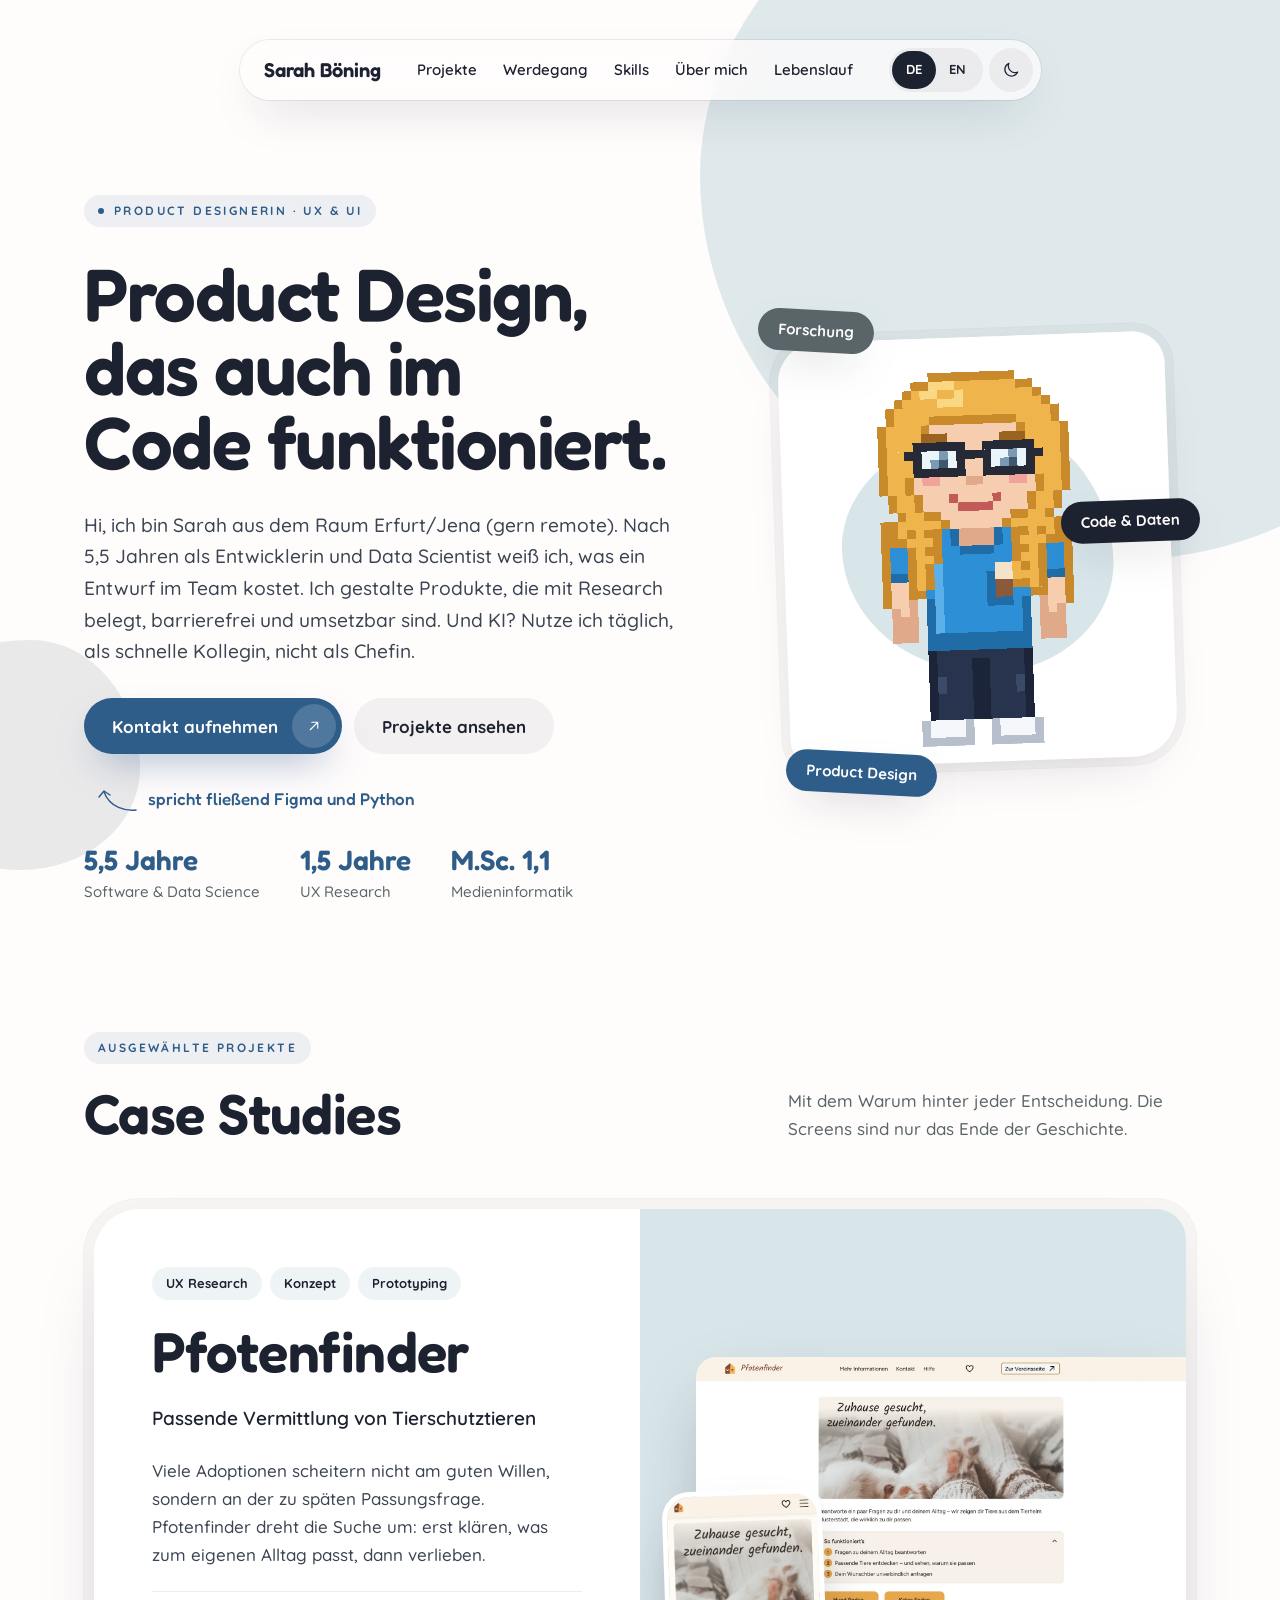
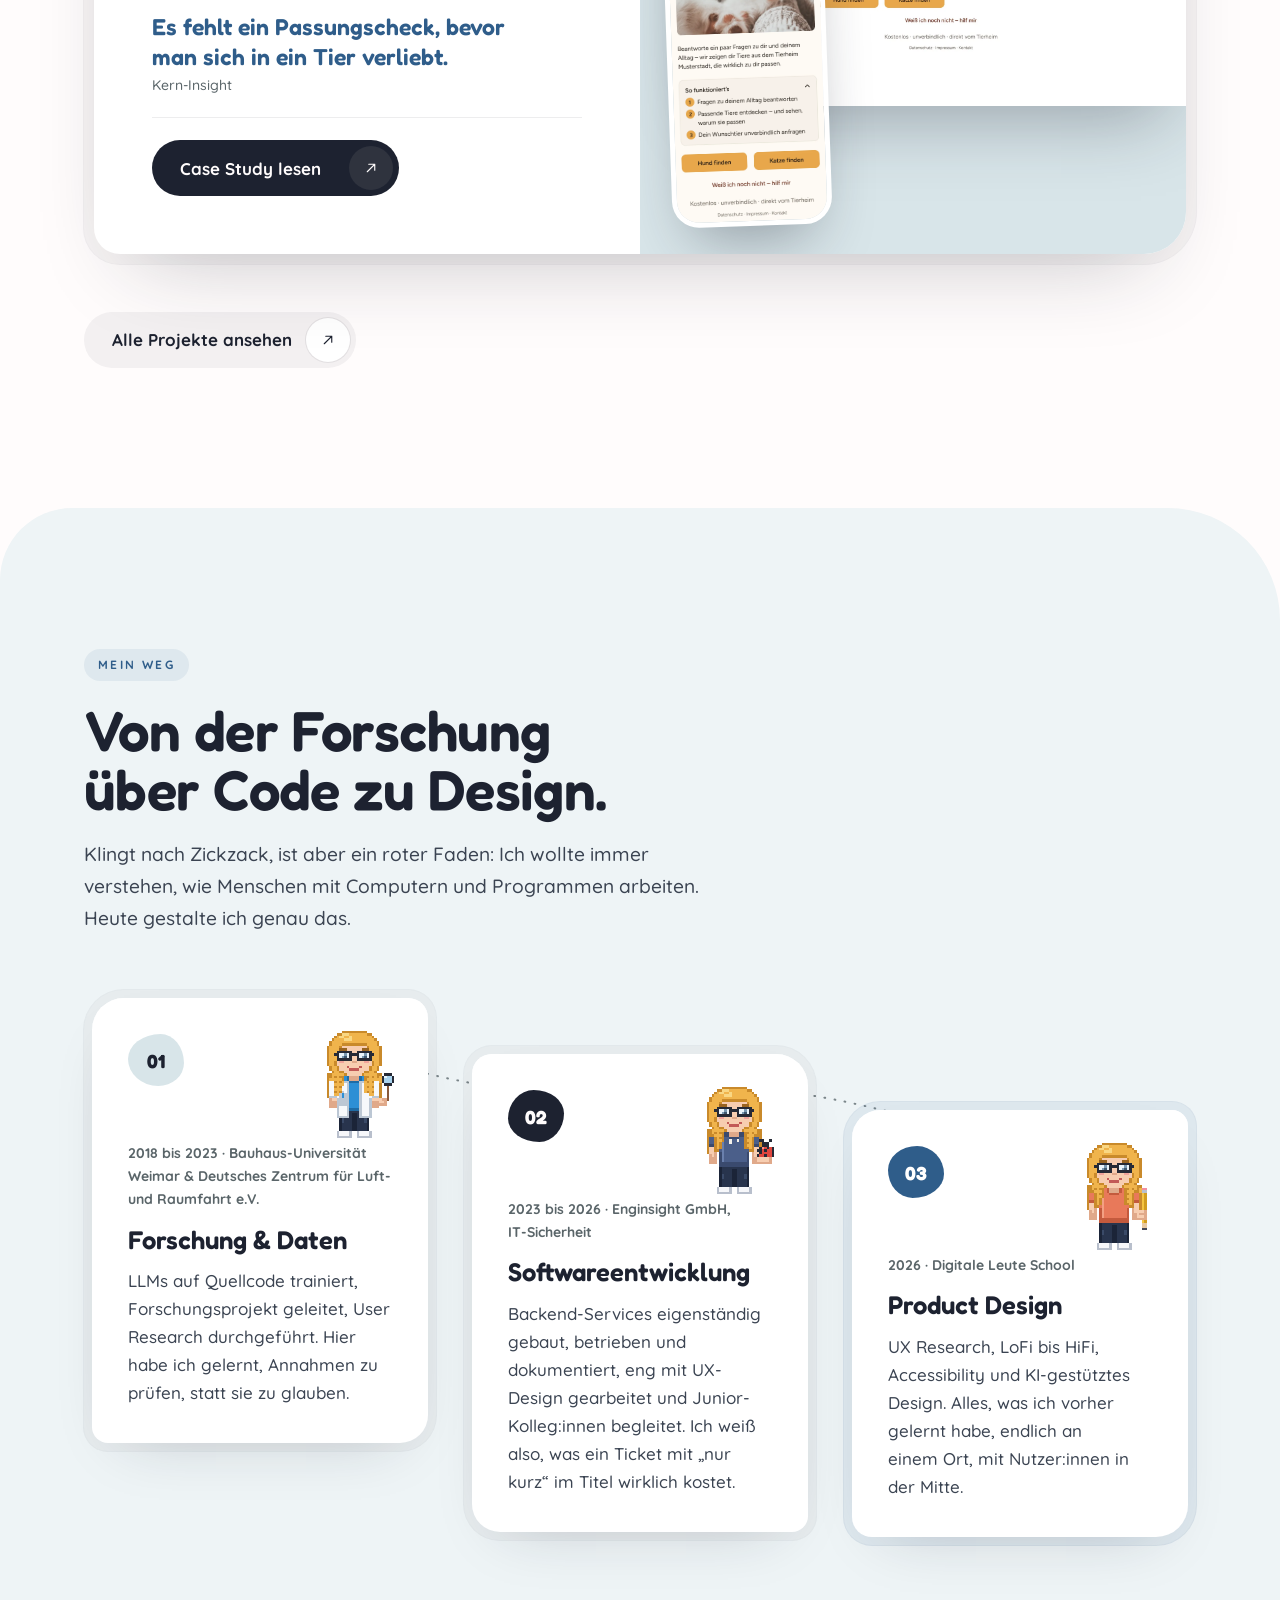
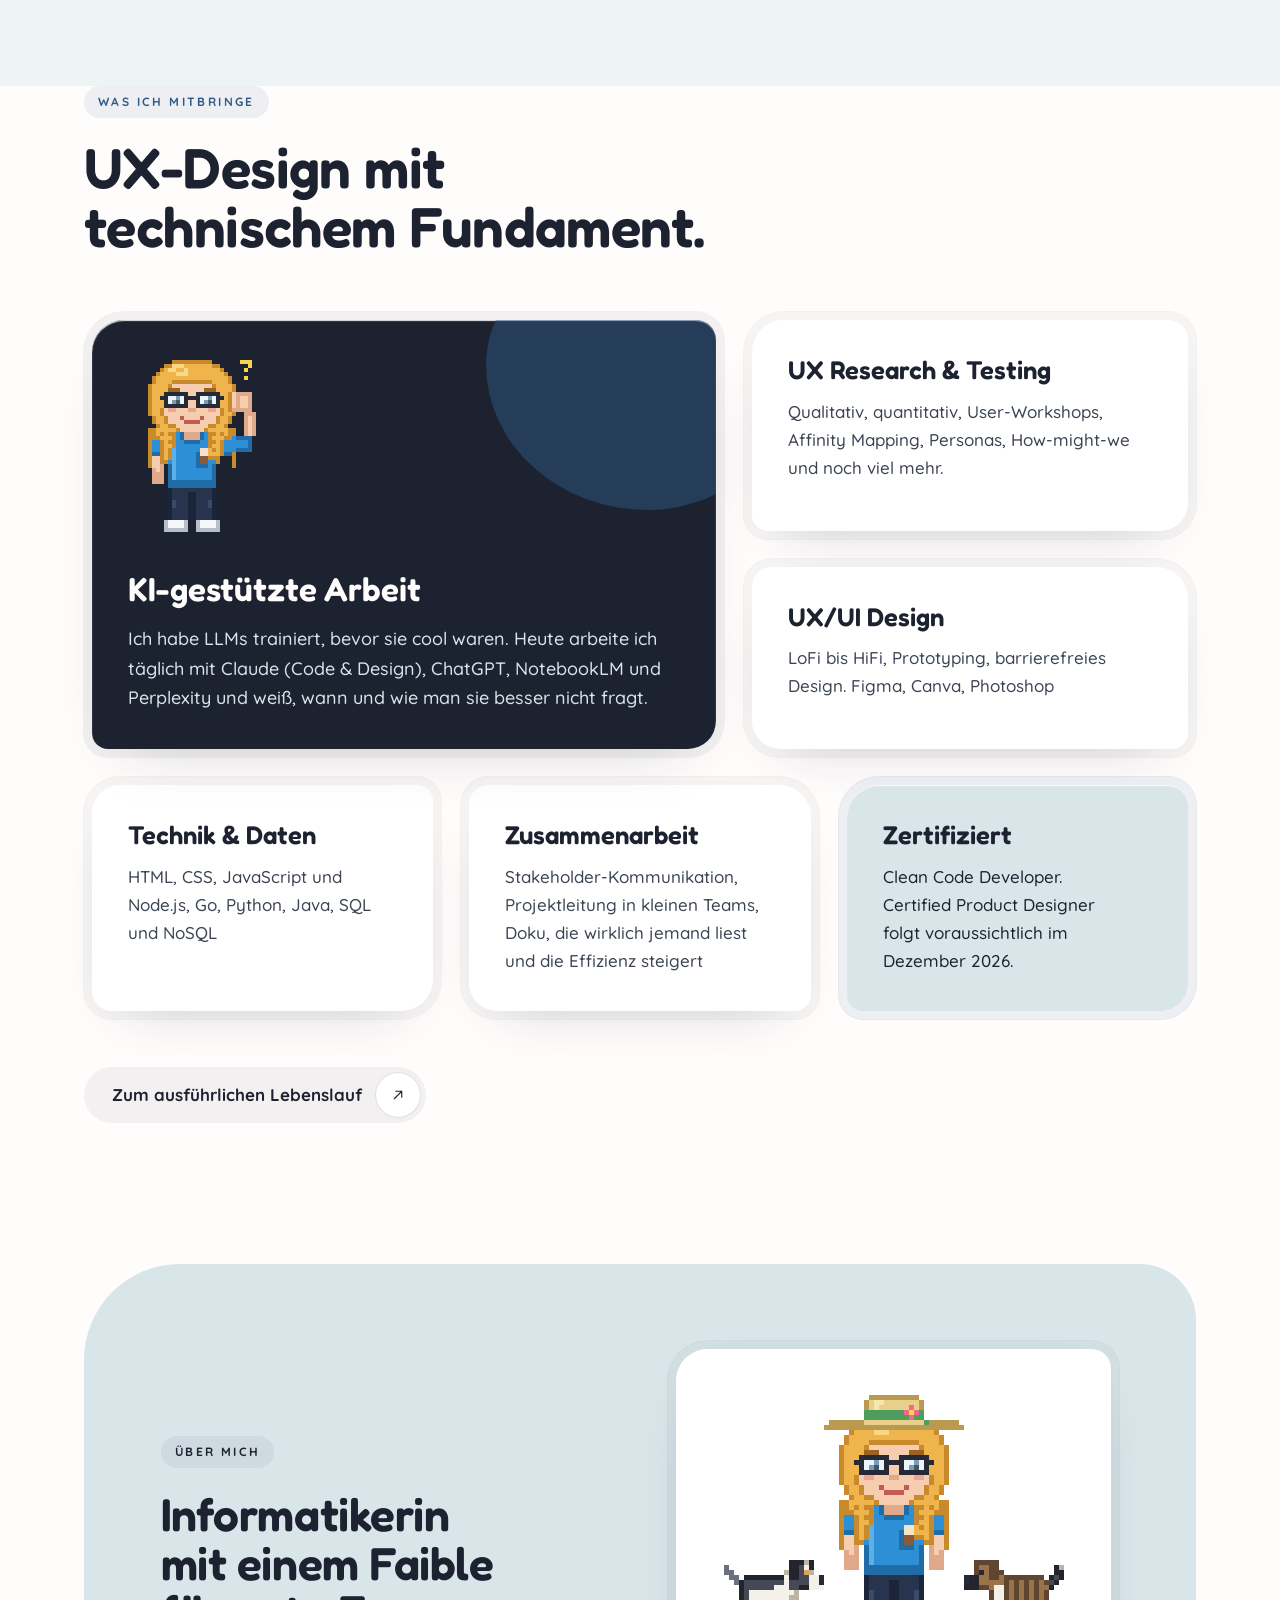
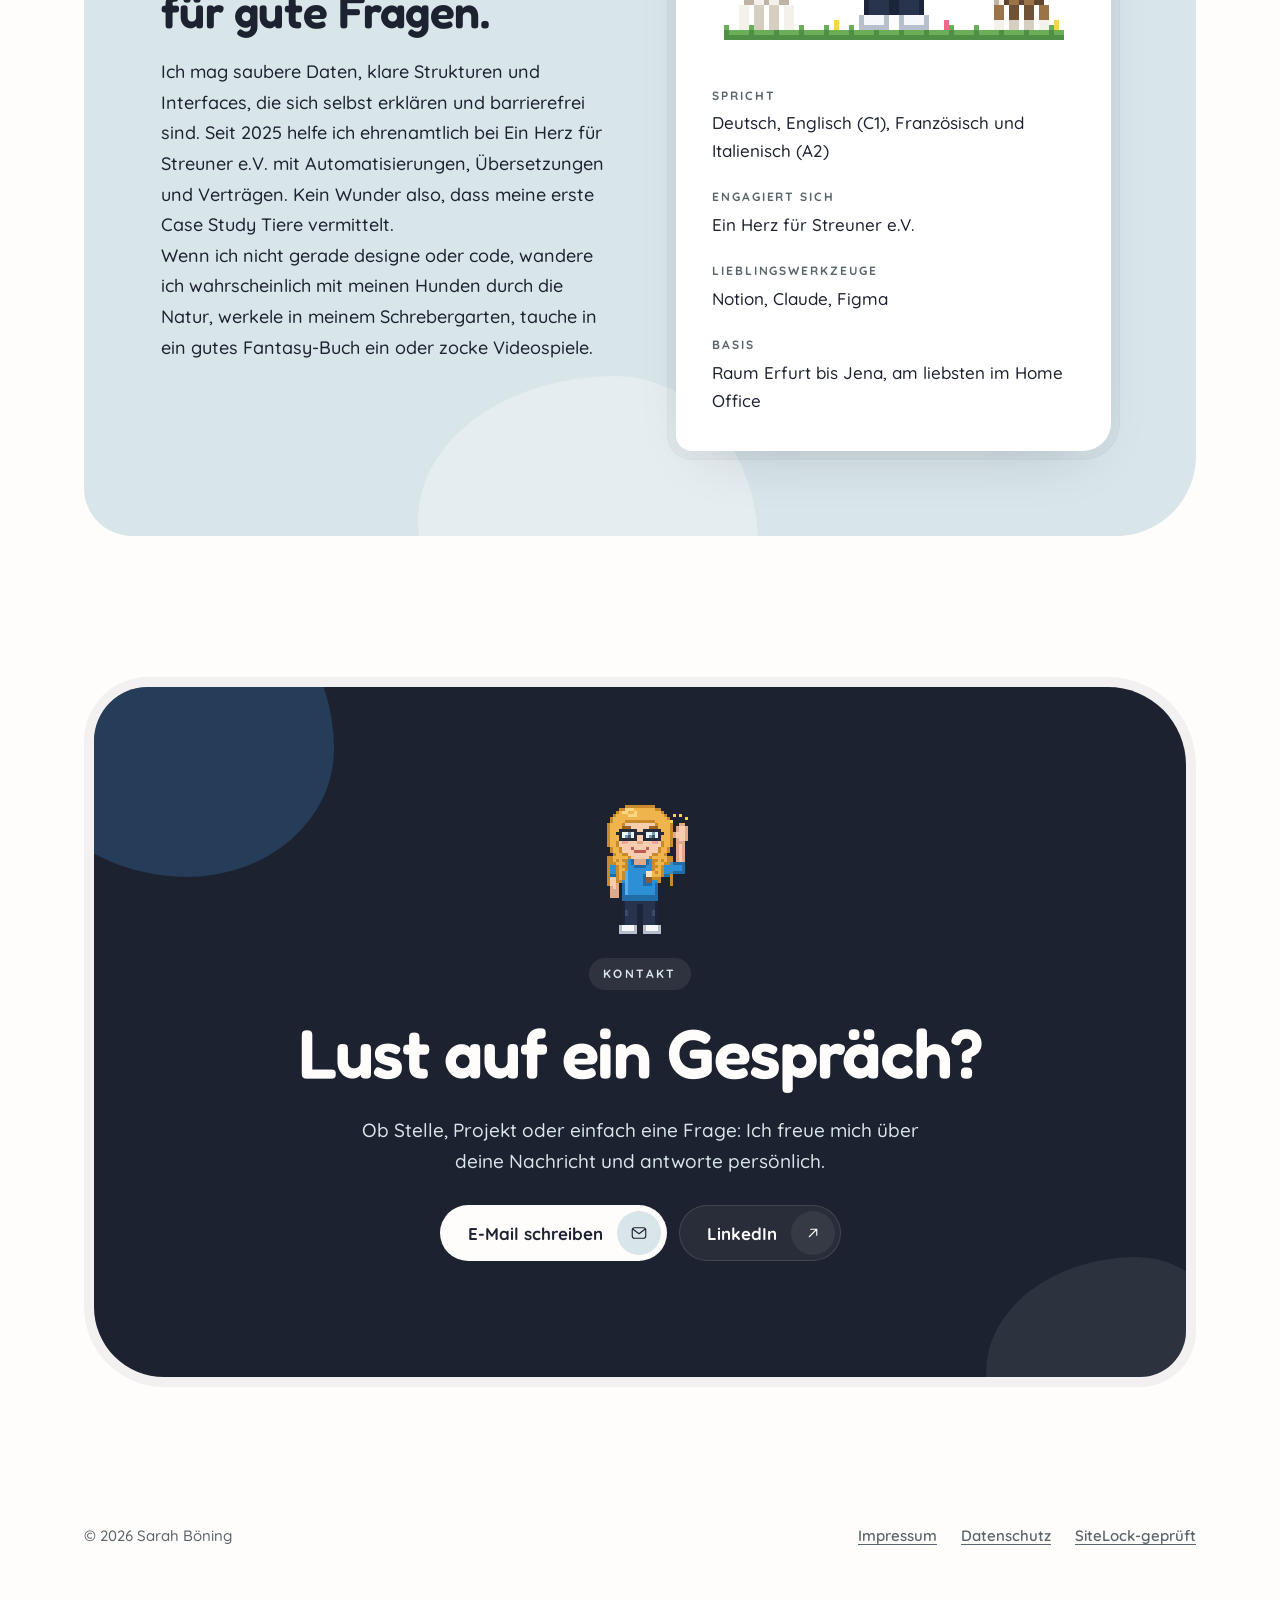
<file: index.html>
<!doctype html>
<html lang="de">
<head>
  <meta charset="utf-8">
  <meta name="viewport" content="width=device-width, initial-scale=1">
  <title>Sarah Böning · Product Designerin</title>
  <meta name="description" content="Product Designerin mit 5,5 Jahren Erfahrung in Softwareentwicklung und Data Science. Ich gestalte Produkte, die mit Research belegt, barrierefrei und umsetzbar sind.">
  <meta name="theme-color" content="#fffcfc" media="(prefers-color-scheme: light)">
  <meta name="theme-color" content="#1d2230" media="(prefers-color-scheme: dark)">
  <meta name="referrer" content="no-referrer">
  <link rel="icon" href="assets/img/favicon.svg" type="image/svg+xml">
  <link rel="preload" href="assets/fonts/fredoka.woff2" as="font" type="font/woff2" crossorigin>
  <link rel="preload" href="assets/fonts/quicksand.woff2" as="font" type="font/woff2" crossorigin>
  <link rel="stylesheet" href="assets/css/style.css">
  <script src="assets/js/theme-init.js"></script>
  <script src="assets/js/main.js" defer></script>
</head>
<body>
<a class="skip-link" href="#inhalt">Zum Inhalt springen</a>
<div class="page" id="top">
  <header class="site-header">
    <div class="header-island">
      <a class="brand" href="#top">Sarah Böning</a>
      <nav class="nav" aria-label="Hauptnavigation">
          <a href="projekte.html">Projekte</a>
          <a href="#weg">Werdegang</a>
          <a href="#skills">Skills</a>
          <a href="#ueber">Über mich</a>
          <a href="lebenslauf.html">Lebenslauf</a>
      </nav>
      <div class="header-tools">
        <div class="lang-switch" role="group" aria-label="Sprache">
          <a aria-current="true"><span aria-hidden="true">DE</span><span class="visually-hidden">Deutsch</span></a>
          <a href="en/index.html" lang="en" hreflang="en"><span aria-hidden="true">EN</span><span class="visually-hidden">English</span></a>
        </div>
        <button class="icon-btn theme-toggle" type="button" aria-pressed="false" aria-label="Dunkles Design">
          <svg class="icon icon--20 icon-moon" viewBox="0 0 24 24" aria-hidden="true"><path d="M20 14.5A8 8 0 0 1 9.5 4a8 8 0 1 0 10.5 10.5z"/></svg>
          <svg class="icon icon--20 icon-sun" viewBox="0 0 24 24" aria-hidden="true"><circle cx="12" cy="12" r="4"/><path d="M12 2.5v2M12 19.5v2M2.5 12h2M19.5 12h2M5.3 5.3l1.4 1.4M17.3 17.3l1.4 1.4M5.3 18.7l1.4-1.4M17.3 6.7l1.4-1.4"/></svg>
        </button>
        <button class="icon-btn menu-toggle" type="button" aria-expanded="false" aria-controls="mobile-nav" aria-label="Menü öffnen" data-label-open="Menü öffnen" data-label-close="Menü schließen">
          <span></span><span></span>
        </button>
      </div>
    </div>
  </header>
  <nav class="mobile-nav" id="mobile-nav" aria-label="Hauptnavigation">
    <a href="projekte.html">Projekte</a>
    <a href="#weg">Werdegang</a>
    <a href="#skills">Skills</a>
    <a href="#ueber">Über mich</a>
    <a href="lebenslauf.html">Lebenslauf</a>
    <a href="#kontakt">Kontakt</a>
  </nav>

  <main id="inhalt">
    <div class="blob" aria-hidden="true" style="top:-180px;right:-200px;width:780px;height:740px;opacity:.8"></div>
    <div class="blob blob--2" aria-hidden="true" style="top:640px;left:-120px;width:260px;height:230px"></div>

    <!-- Hero -->
    <section class="container hero relative" aria-labelledby="hero-title">
      <div class="hero__text">
        <p class="eyebrow eyebrow--dot">Product Designerin · UX &amp; UI</p>
        <h1 id="hero-title" class="display-1">Product Design, das auch im Code funktioniert.</h1>
        <p class="lead">Hi, ich bin Sarah aus dem Raum Erfurt/Jena (gern remote). Nach 5,5 Jahren als Entwicklerin und Data Scientist weiß ich, was ein Entwurf im Team kostet. Ich gestalte Produkte, die mit Research belegt, barrierefrei und umsetzbar sind. Und KI? Nutze ich täglich, als schnelle Kollegin, nicht als Chefin.</p>
        <div class="btn-row">
          <a class="btn btn--primary btn--icon" href="#kontakt">Kontakt aufnehmen <span class="btn__icon"><svg class="icon" viewBox="0 0 24 24" aria-hidden="true"><path d="M7 17L17 7M9 7h8v8"/></svg></span></a>
          <a class="btn btn--soft" href="#projekte">Projekte ansehen</a>
        </div>
        <p class="hero__note"><svg width="44" height="30" viewBox="0 0 44 30" fill="none" stroke="currentColor" stroke-width="1.5" stroke-linecap="round" stroke-linejoin="round" aria-hidden="true"><path d="M40 26C30 27 14 24 8 8"/><path d="M3 13l5-6 6 4"/></svg> spricht fließend Figma und Python</p>
        <ul class="facts" aria-label="Kurzfakten">
          <li><strong>5,5 Jahre</strong><span>Software &amp; Data Science</span></li>
          <li><strong>1,5 Jahre</strong><span>UX Research</span></li>
          <li><strong>M.Sc. 1,1</strong><span>Medieninformatik</span></li>
        </ul>
      </div>
      <div class="hero__visual">
        <div class="shell portrait">
          <div class="core">
            <span class="portrait__blob" aria-hidden="true"></span>
            <img class="portrait__img" src="assets/img/sarah-pixel.svg" width="320" height="440" alt="Pixel-Art-Illustration von Sarah Böning mit Brille, langen blonden Haaren und blauem Shirt" fetchpriority="high">
          </div>
        </div>
        <span class="tag tag--research" aria-hidden="true">Forschung</span>
        <span class="tag tag--code" aria-hidden="true">Code &amp; Daten</span>
        <span class="tag tag--design" aria-hidden="true">Product Design</span>
      </div>
    </section>

    <!-- Projekte -->
    <section id="projekte" class="section container relative" aria-labelledby="projekte-title">
      <div class="section-head section-head--split reveal">
        <div class="stack">
          <p class="eyebrow">Ausgewählte Projekte</p>
          <h2 id="projekte-title" class="display-2">Case Studies</h2>
        </div>
        <p class="muted" style="max-width:24em">Mit dem Warum hinter jeder Entscheidung. Die Screens sind nur das Ende der Geschichte.</p>
      </div>

      <article class="project reveal">
        <div class="project__inner">
          <div class="project__text">
            <ul class="chips" aria-label="Themen">
              <li>UX Research</li><li>Konzept</li><li>Prototyping</li>
            </ul>
            <h3 class="display-2">Pfotenfinder</h3>
            <p style="font-size:19px;font-weight:600">Passende Vermittlung von Tierschutztieren</p>
            <p class="body-2">Viele Adoptionen scheitern nicht am guten Willen, sondern an der zu späten Passungsfrage. Pfotenfinder dreht die Suche um: erst klären, was zum eigenen Alltag passt, dann verlieben.</p>
            <dl class="stats stats--insight">
              <div><dt>Kern-Insight</dt><dd>Es fehlt ein Passungscheck, bevor man sich in ein Tier verliebt.</dd></div>
            </dl>
            <a class="btn btn--ink btn--icon stretched-link" href="projekte/pfotenfinder.html">Case Study lesen<span class="visually-hidden">: Pfotenfinder</span> <span class="btn__icon"><svg class="icon" viewBox="0 0 24 24" aria-hidden="true"><path d="M7 17L17 7M9 7h8v8"/></svg></span></a>
          </div>
          <div class="project__media">
            <img class="shot-desktop" src="assets/img/pfotenfinder-desktop.webp" width="1600" height="1138" loading="lazy" alt="Pfotenfinder Desktop-Entwurf für das Tierheim Musterstadt: Titel „Zuhause gesucht, zueinander gefunden.“ über einem Foto, auf dem sich ein Tier an Füße in Wollsocken kuschelt, darunter „So funktioniert’s“ in drei Schritten und die Buttons Hund finden und Katze finden">
            <img class="shot-mobile" src="assets/img/pfotenfinder-mobile.webp" width="402" height="874" loading="lazy" alt="Pfotenfinder Mobil-Entwurf der Startseite: Titel „Zuhause gesucht, zueinander gefunden.“, drei Schritte und die Buttons Hund finden, Katze finden sowie „Weiß ich noch nicht – hilf mir“">
          </div>
        </div>
      </article>
      <!-- TODO: Zweite Case Study (die zwei besten bleiben auf der Startseite) als weiteren <article class="project reveal"> hier einfügen, mit stretched-link wie oben -->

      <p style="margin-top:48px"><a class="btn btn--soft btn--icon" href="projekte.html">Alle Projekte ansehen <span class="btn__icon"><svg class="icon" viewBox="0 0 24 24" aria-hidden="true"><path d="M7 17L17 7M9 7h8v8"/></svg></span></a></p>
    </section>

    <!-- Werdegang -->
    <section id="weg" class="section section--tint relative" aria-labelledby="weg-title">
      <div class="container">
        <div class="section-head reveal">
          <p class="eyebrow">Mein Weg</p>
          <h2 id="weg-title" class="display-2">Von der Forschung über Code zu Design.</h2>
          <p class="lead">Klingt nach Zickzack, ist aber ein roter Faden: Ich wollte immer verstehen, wie Menschen mit Computern und Programmen arbeiten. Heute gestalte ich genau das.</p>
        </div>
        <div class="journey">
          <svg class="journey__thread" viewBox="0 0 1100 200" preserveAspectRatio="none" aria-hidden="true"><path d="M30 30C220 10 300 110 550 90S880 160 1070 140"/></svg>
          <ol>
            <li class="shell reveal lift">
              <div class="core">
                <div class="card-top">
                  <span class="num" aria-hidden="true">01</span>
                  <img class="card-top__fig" src="assets/img/sarah-weg-forschung.svg" width="80" height="110" alt="" loading="lazy">
                </div>
                <p class="meta">2018 bis 2023 · Bauhaus-Universität Weimar &amp; Deutsches Zentrum für Luft- und Raumfahrt e.V.</p>
                <h3 class="display-3">Forschung &amp; Daten</h3>
                <p class="body-2">LLMs auf Quellcode trainiert, Forschungsprojekt geleitet, User Research durchgeführt. Hier habe ich gelernt, Annahmen zu prüfen, statt sie zu glauben.</p>
              </div>
            </li>
            <li class="shell shell--b reveal lift">
              <div class="core">
                <div class="card-top">
                  <span class="num num--ink" aria-hidden="true">02</span>
                  <img class="card-top__fig" src="assets/img/sarah-weg-entwicklung.svg" width="80" height="110" alt="" loading="lazy">
                </div>
                <p class="meta">2023 bis 2026 · Enginsight GmbH, IT-Sicherheit</p>
                <h3 class="display-3">Softwareentwicklung</h3>
                <p class="body-2">Backend-Services eigenständig gebaut, betrieben und dokumentiert, eng mit UX-Design gearbeitet und Junior-Kolleg:innen begleitet. Ich weiß also, was ein Ticket mit „nur kurz“ im Titel wirklich kostet.</p>
              </div>
            </li>
            <li class="shell shell--c shell--accent reveal lift">
              <div class="core">
                <div class="card-top">
                  <span class="num num--accent" aria-hidden="true">03</span>
                  <img class="card-top__fig" src="assets/img/sarah-weg-design.svg" width="80" height="110" alt="" loading="lazy">
                </div>
                <p class="meta">2026 · Digitale Leute School</p>
                <h3 class="display-3">Product Design</h3>
                <p class="body-2">UX Research, LoFi bis HiFi, Accessibility und KI-gestütztes Design. Alles, was ich vorher gelernt habe, endlich an einem Ort, mit Nutzer:innen in der Mitte.</p>
              </div>
            </li>
          </ol>
        </div>
      </div>
    </section>

    <!-- Skills -->
    <section id="skills" class="container relative" style="padding-bottom:var(--section)" aria-labelledby="skills-title">
      <div class="section-head reveal">
        <p class="eyebrow">Was ich mitbringe</p>
        <h2 id="skills-title" class="display-2">UX-Design mit technischem Fundament.</h2>
      </div>
      <div class="bento">
        <div class="shell reveal" style="background:var(--soft)">
          <div class="core core--ink feature">
            <div class="blob" aria-hidden="true"></div>
            <img class="feature__fig relative" src="assets/img/sarah-denken.svg" width="128" height="176" alt="" loading="lazy">
            <div class="relative stack" style="gap:16px">
              <h3 class="display-3" style="font-size:clamp(28px,2.6vw,38px)">KI-gestützte Arbeit</h3>
              <p style="color:var(--on-ink-2);font-size:18px;max-width:30em">Ich habe LLMs trainiert, bevor sie cool waren. Heute arbeite ich täglich mit Claude (Code &amp; Design), ChatGPT, NotebookLM und Perplexity und weiß, wann und wie man sie besser nicht fragt.</p>
            </div>
          </div>
        </div>
        <div class="shell reveal lift"><div class="core"><h3 class="display-3">UX Research &amp; Testing</h3><p class="body-2">Qualitativ, quantitativ, User-Workshops, Affinity Mapping, Personas, How-might-we und noch viel mehr.</p></div></div>
        <div class="shell shell--b reveal lift"><div class="core"><h3 class="display-3">UX/UI Design</h3><p class="body-2">LoFi bis HiFi, Prototyping, barrierefreies Design. Figma, Canva, Photoshop</p></div></div>
        <div class="shell shell--c reveal lift"><div class="core"><h3 class="display-3">Technik &amp; Daten</h3><p class="body-2">HTML, CSS, JavaScript und Node.js, Go, Python, Java, SQL und NoSQL</p></div></div>
        <div class="shell shell--b reveal lift"><div class="core"><h3 class="display-3">Zusammenarbeit</h3><p class="body-2">Stakeholder-Kommunikation, Projektleitung in kleinen Teams, Doku, die wirklich jemand liest und die Effizienz steigert</p></div></div>
        <div class="shell shell--accent reveal lift"><div class="core core--azure"><h3 class="display-3">Zertifiziert</h3><p>Clean Code Developer. Certified Product Designer folgt voraussichtlich im Dezember 2026.</p></div></div>
      </div>
      <p style="margin-top:48px"><a class="btn btn--soft btn--icon" href="lebenslauf.html">Zum ausführlichen Lebenslauf <span class="btn__icon"><svg class="icon" viewBox="0 0 24 24" aria-hidden="true"><path d="M7 17L17 7M9 7h8v8"/></svg></span></a></p>
    </section>

    <!-- Über mich -->
    <section id="ueber" class="container relative" style="padding-bottom:var(--section)" aria-labelledby="ueber-title">
      <div class="about reveal">
        <div class="blob" aria-hidden="true" style="bottom:-140px;left:30%;width:340px;height:300px;background:var(--bg);opacity:.35"></div>
        <div class="stack relative" style="gap:22px">
          <p class="eyebrow" style="color:var(--text);background:var(--soft)">Über mich</p>
          <h2 id="ueber-title" class="display-2" style="font-size:clamp(32px,3.6vw,50px)">Informatikerin mit einem Faible für gute Fragen.</h2>
          <p style="font-size:18px;line-height:1.7">Ich mag saubere Daten, klare Strukturen und Interfaces, die sich selbst erklären und barrierefrei sind. Seit 2025 helfe ich ehrenamtlich bei Ein Herz für Streuner e.V. mit Automatisierungen, Übersetzungen und Verträgen. Kein Wunder also, dass meine erste Case Study Tiere vermittelt.<br>Wenn ich nicht gerade designe oder code, wandere ich wahrscheinlich mit meinen Hunden durch die Natur, werkele in meinem Schrebergarten, tauche in ein gutes Fantasy-Buch ein oder zocke Videospiele.</p>
        </div>
        <div class="shell relative">
          <div class="core">
            <img class="about__scene" src="assets/img/sarah-garten.svg" width="272" height="204" alt="" loading="lazy">
            <ul class="facts-list" style="font-size:17px">
            <li><span class="kicker">Spricht</span><span>Deutsch, Englisch (C1), Französisch und Italienisch (A2)</span></li>
            <li><span class="kicker">Engagiert sich</span><span>Ein Herz für Streuner e.V.</span></li>
            <li><span class="kicker">Lieblingswerkzeuge</span><span>Notion, Claude, Figma</span></li>
            <li><span class="kicker">Basis</span><span>Raum Erfurt bis Jena, am liebsten im Home Office</span></li>
          </ul></div>
        </div>
      </div>
    </section>

    <!-- Kontakt -->
    <section id="kontakt" class="container relative" style="padding-bottom:clamp(96px,10vw,128px)" aria-labelledby="kontakt-title">
      <div class="cta reveal">
        <div class="cta__inner">
          <div class="blob" aria-hidden="true" style="top:-100px;left:-80px;width:320px;height:290px;background:var(--accent);opacity:.45"></div>
          <div class="blob blob--2" aria-hidden="true" style="bottom:-120px;right:-60px;width:260px;height:240px"></div>
          <img class="cta__fig relative" src="assets/img/sarah-winken.svg" width="96" height="132" alt="" loading="lazy">
          <p class="eyebrow eyebrow--on-ink relative">Kontakt</p>
          <h2 id="kontakt-title" class="display-1 relative" style="font-size:clamp(40px,5.4vw,76px)">Lust auf ein Gespräch?</h2>
          <p class="relative">Ob Stelle, Projekt oder einfach eine Frage: Ich freue mich über deine Nachricht und antworte persönlich.</p>
          <div class="btn-row relative" style="justify-content:center">
            <a class="btn btn--light btn--icon" href="mailto:info@sarahboening.de">E-Mail schreiben <span class="btn__icon"><svg class="icon" viewBox="0 0 24 24" aria-hidden="true"><rect x="3" y="5" width="18" height="14" rx="3"/><path d="M4 7l8 6 8-6"/></svg></span></a>
            <a class="btn btn--outline-ink btn--icon" href="https://www.linkedin.com/in/sarah-b%C3%B6ning" rel="noopener noreferrer">LinkedIn <span class="btn__icon"><svg class="icon" viewBox="0 0 24 24" aria-hidden="true"><path d="M7 17L17 7M9 7h8v8"/></svg></span></a>
          </div>
        </div>
      </div>
    </section>
  </main>

  <footer class="site-footer">
    <p>© 2026 Sarah Böning</p>
    <nav aria-label="Rechtliches">
      <a href="impressum.html">Impressum</a>
      <a href="datenschutz.html">Datenschutz</a>
      <a href="https://www.sitelock.com/verify.php?site=sarahboening.de" rel="noopener noreferrer" target="_blank">SiteLock-geprüft</a>
    </nav>
  </footer>
</div>
</body>
</html>
</file>
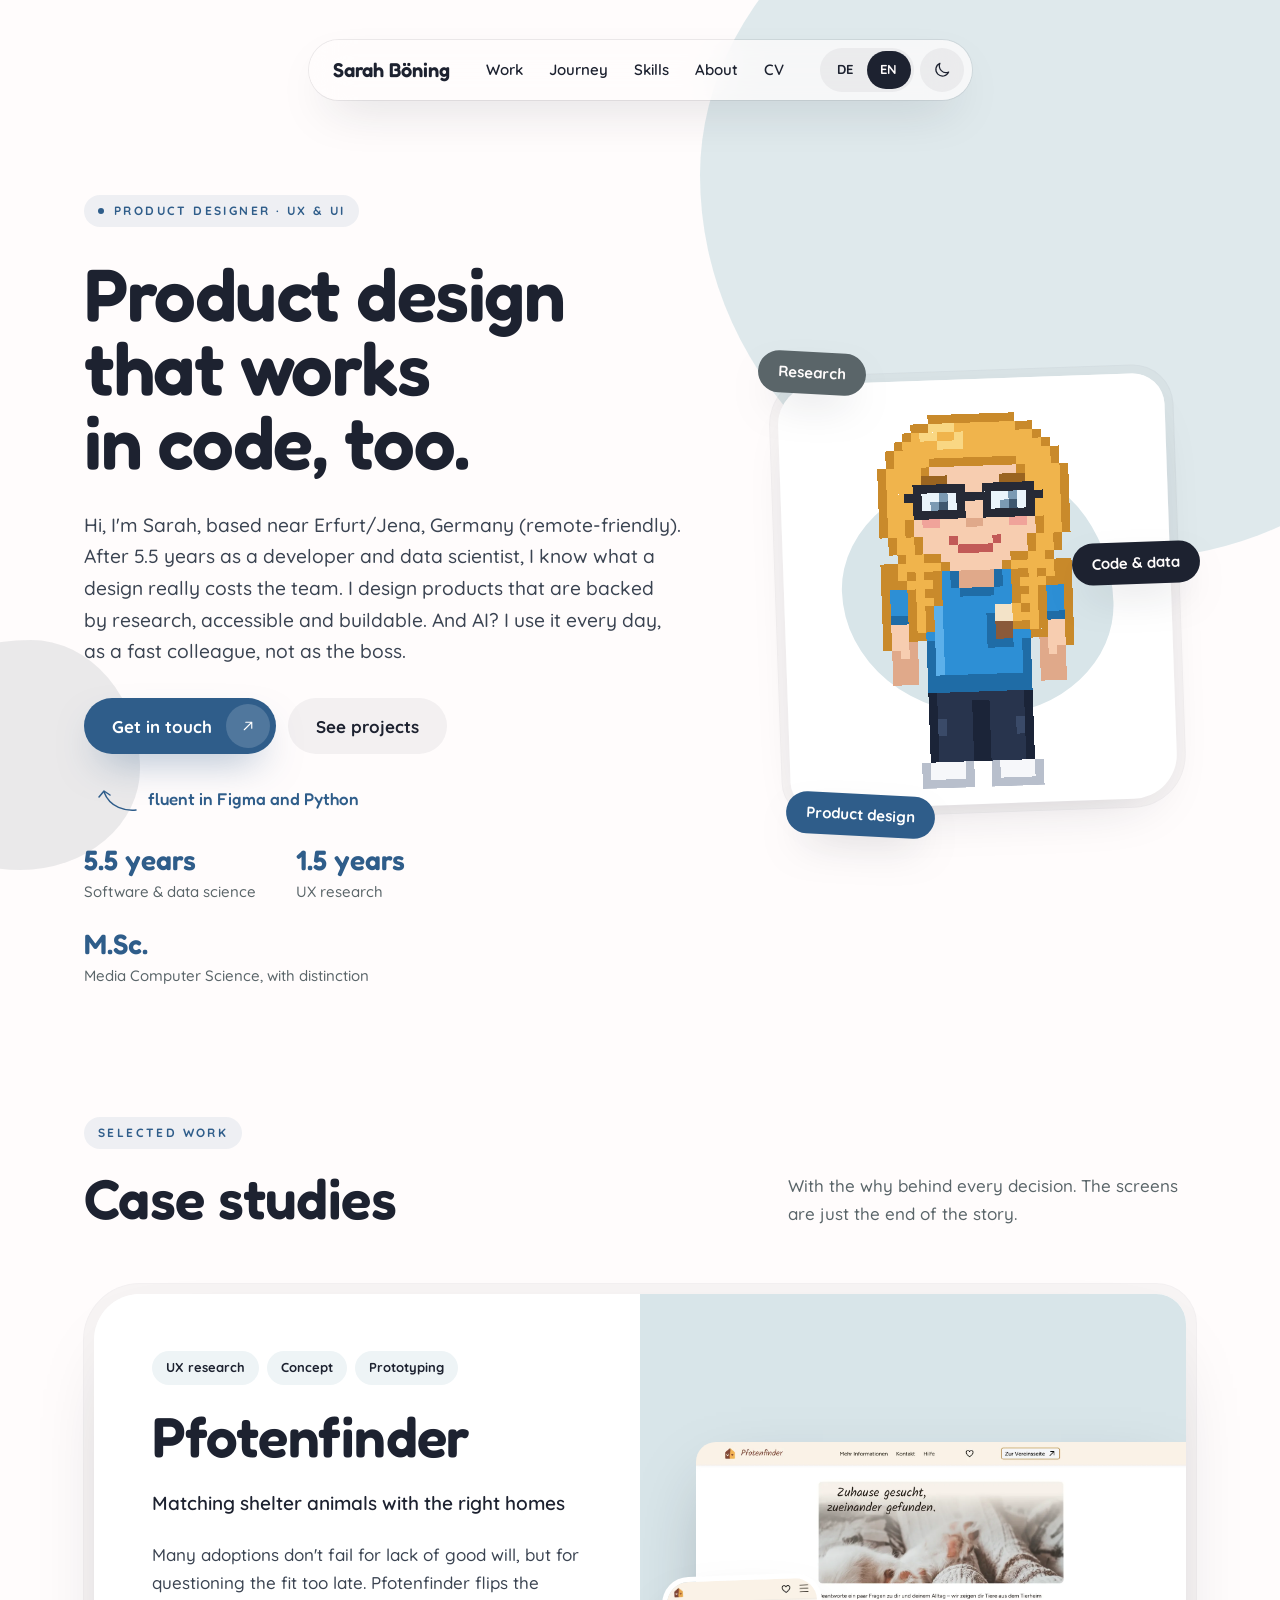
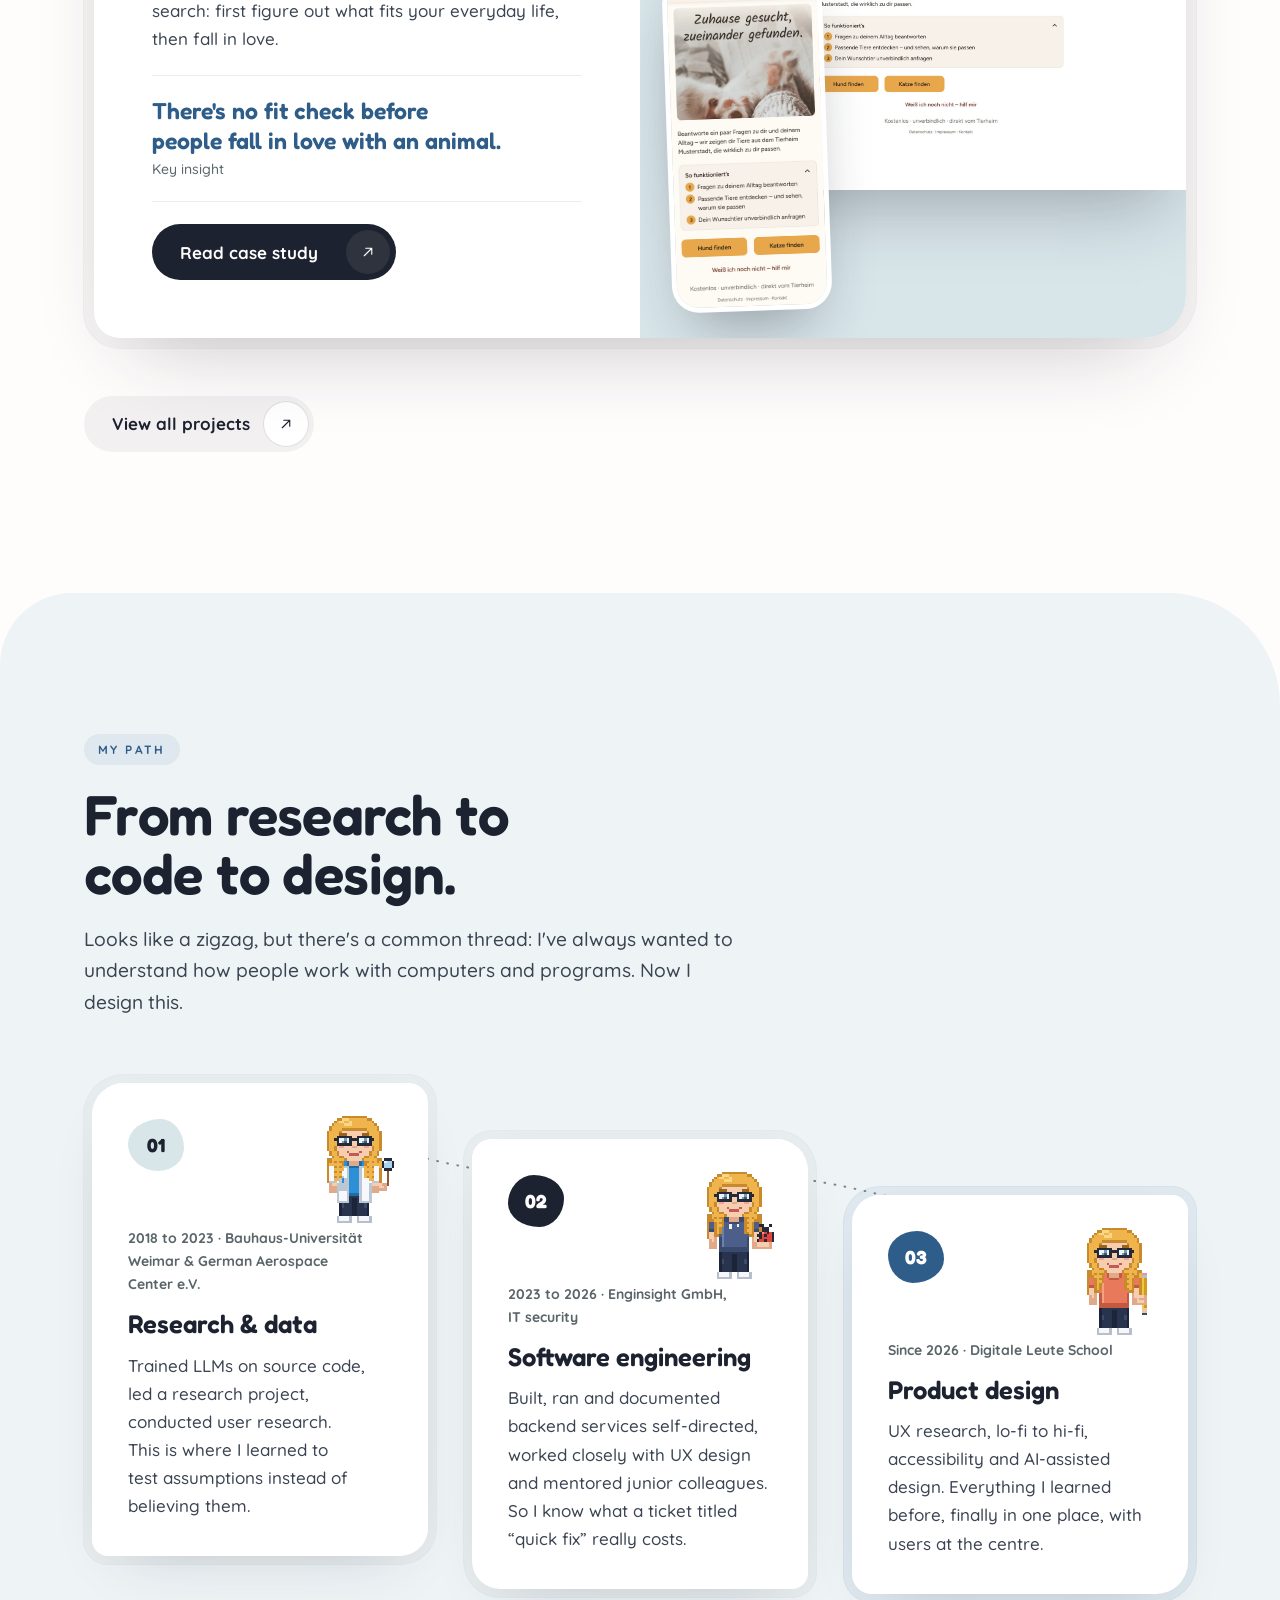
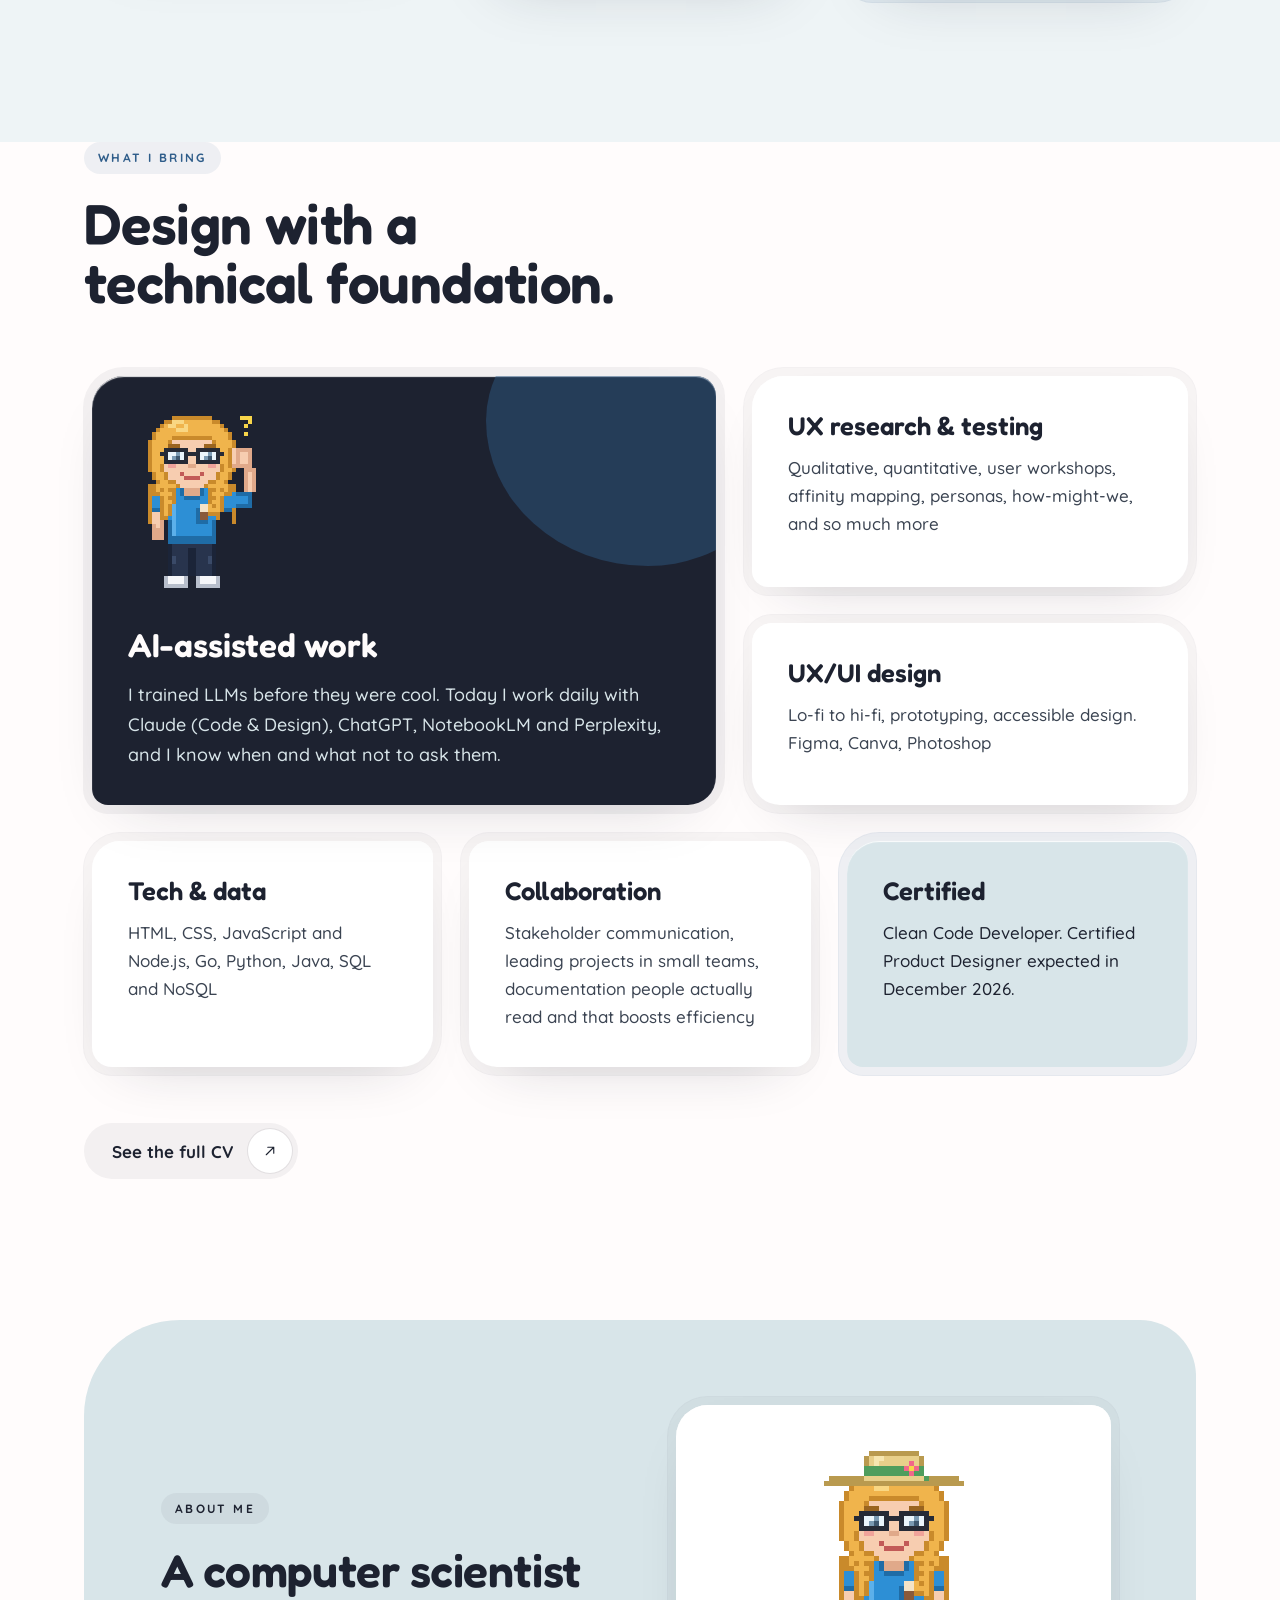
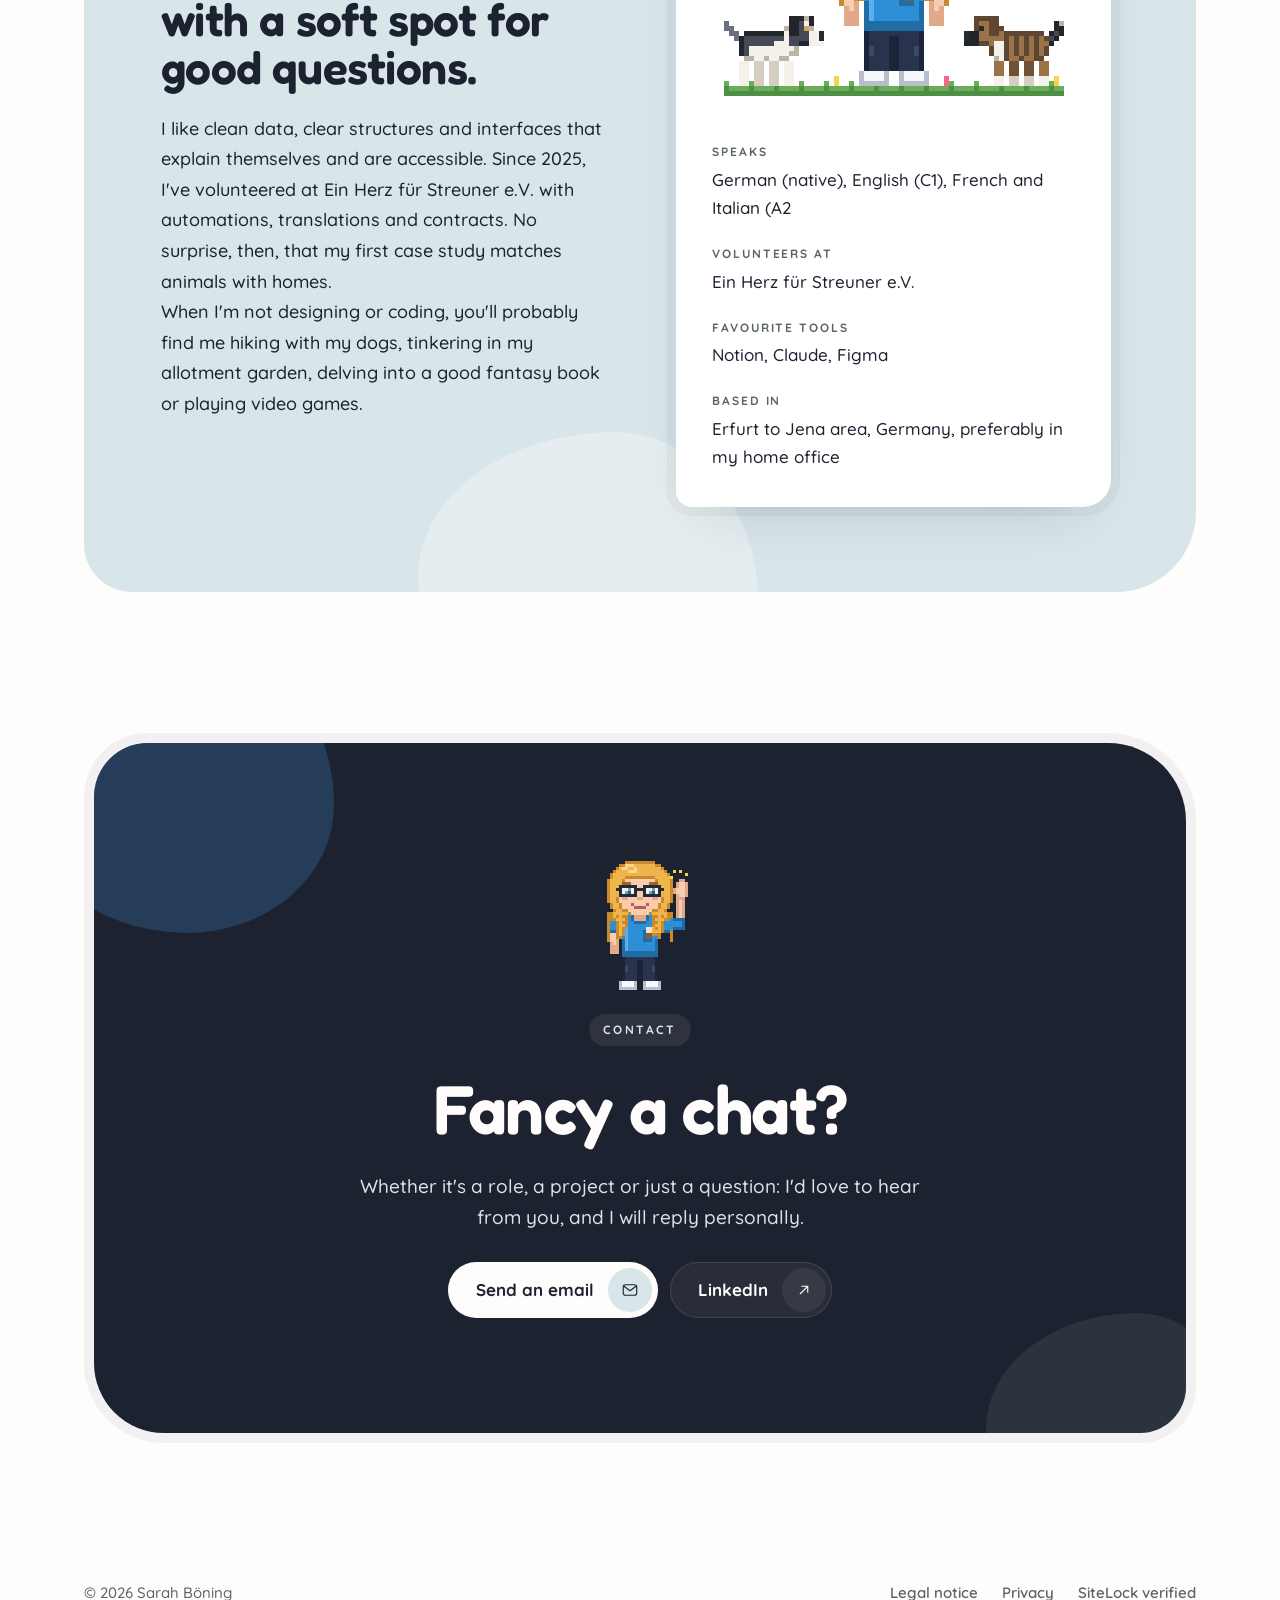
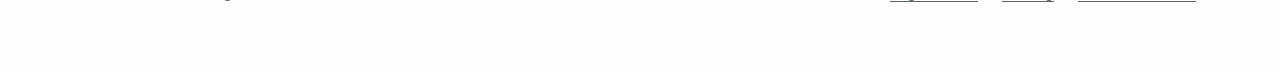
<file: en/index.html>
<!doctype html>
<html lang="en">

<head>
  <meta charset="utf-8">
  <meta name="viewport" content="width=device-width, initial-scale=1">
  <title>Sarah Böning · Product Designer</title>
  <meta name="description"
    content="Product designer with 5.5 years of experience in software engineering and data science. I design products that are backed by research, accessible and buildable.">
  <meta name="theme-color" content="#fffcfc" media="(prefers-color-scheme: light)">
  <meta name="theme-color" content="#1d2230" media="(prefers-color-scheme: dark)">
  <meta name="referrer" content="no-referrer">
  <link rel="icon" href="../assets/img/favicon.svg" type="image/svg+xml">
  <link rel="preload" href="../assets/fonts/fredoka.woff2" as="font" type="font/woff2" crossorigin>
  <link rel="preload" href="../assets/fonts/quicksand.woff2" as="font" type="font/woff2" crossorigin>
  <link rel="stylesheet" href="../assets/css/style.css">
  <script src="../assets/js/theme-init.js"></script>
  <script src="../assets/js/main.js" defer></script>
</head>

<body>
  <a class="skip-link" href="#inhalt">Skip to content</a>
  <div class="page" id="top">
    <header class="site-header">
      <div class="header-island">
        <a class="brand" href="#top">Sarah Böning</a>
        <nav class="nav" aria-label="Main navigation">
          <a href="projects.html">Work</a>
          <a href="#journey">Journey</a>
          <a href="#skills">Skills</a>
          <a href="#about">About</a>
          <a href="../en/cv.html">CV</a>
        </nav>
        <div class="header-tools">
          <div class="lang-switch" role="group" aria-label="Language">
            <a href="../index.html" lang="de" hreflang="de"><span aria-hidden="true">DE</span><span
                class="visually-hidden">Deutsch</span></a>
            <a aria-current="true"><span aria-hidden="true">EN</span><span class="visually-hidden">English</span></a>
          </div>
          <button class="icon-btn theme-toggle" type="button" aria-pressed="false" aria-label="Dark mode">
            <svg class="icon icon--20 icon-moon" viewBox="0 0 24 24" aria-hidden="true">
              <path d="M20 14.5A8 8 0 0 1 9.5 4a8 8 0 1 0 10.5 10.5z" />
            </svg>
            <svg class="icon icon--20 icon-sun" viewBox="0 0 24 24" aria-hidden="true">
              <circle cx="12" cy="12" r="4" />
              <path
                d="M12 2.5v2M12 19.5v2M2.5 12h2M19.5 12h2M5.3 5.3l1.4 1.4M17.3 17.3l1.4 1.4M5.3 18.7l1.4-1.4M17.3 6.7l1.4-1.4" />
            </svg>
          </button>
          <button class="icon-btn menu-toggle" type="button" aria-expanded="false" aria-controls="mobile-nav"
            aria-label="Open menu" data-label-open="Open menu" data-label-close="Close menu">
            <span></span><span></span>
          </button>
        </div>
      </div>
    </header>
    <nav class="mobile-nav" id="mobile-nav" aria-label="Main navigation">
      <a href="projects.html">Work</a>
      <a href="#journey">Journey</a>
      <a href="#skills">Skills</a>
      <a href="#about">About</a>
      <a href="../en/cv.html">CV</a>
      <a href="#contact">Contact</a>
    </nav>

    <main id="inhalt">
      <div class="blob" aria-hidden="true" style="top:-180px;right:-200px;width:780px;height:740px;opacity:.8"></div>
      <div class="blob blob--2" aria-hidden="true" style="top:640px;left:-120px;width:260px;height:230px"></div>

      <!-- Hero -->
      <section class="container hero relative" aria-labelledby="hero-title">
        <div class="hero__text">
          <p class="eyebrow eyebrow--dot">Product Designer · UX &amp; UI</p>
          <h1 id="hero-title" class="display-1">Product design that works in code, too.</h1>
          <p class="lead">Hi, I'm Sarah, based near Erfurt/Jena, Germany (remote-friendly). After 5.5 years as a
            developer and data scientist, I know what a design really costs the team. I design products that are backed
            by research, accessible and buildable. And AI? I use it every day, as a fast colleague, not as the boss.</p>
          <div class="btn-row">
            <a class="btn btn--primary btn--icon" href="#contact">Get in touch <span class="btn__icon"><svg class="icon"
                  viewBox="0 0 24 24" aria-hidden="true">
                  <path d="M7 17L17 7M9 7h8v8" />
                </svg></span></a>
            <a class="btn btn--soft" href="#work">See projects</a>
          </div>
          <p class="hero__note"><svg width="44" height="30" viewBox="0 0 44 30" fill="none" stroke="currentColor"
              stroke-width="1.5" stroke-linecap="round" stroke-linejoin="round" aria-hidden="true">
              <path d="M40 26C30 27 14 24 8 8" />
              <path d="M3 13l5-6 6 4" />
            </svg> fluent in Figma and Python</p>
          <ul class="facts" aria-label="Quick facts">
            <li><strong>5.5 years</strong><span>Software &amp; data science</span></li>
            <li><strong>1.5 years</strong><span>UX research</span></li>
            <li><strong>M.Sc.</strong><span>Media Computer Science, with distinction</span></li>
          </ul>
        </div>
        <div class="hero__visual">
          <div class="shell portrait">
            <div class="core">
              <span class="portrait__blob" aria-hidden="true"></span>
              <img class="portrait__img" src="../assets/img/sarah-pixel.svg" width="320" height="440"
                alt="Pixel-art illustration of Sarah Böning with glasses, long blonde hair and a blue T-shirt" fetchpriority="high">
            </div>
          </div>
          <span class="tag tag--research" aria-hidden="true">Research</span>
          <span class="tag tag--code" aria-hidden="true">Code &amp; data</span>
          <span class="tag tag--design" aria-hidden="true">Product design</span>
        </div>
      </section>

      <!-- Work -->
      <section id="work" class="section container relative" aria-labelledby="work-title">
        <div class="section-head section-head--split reveal">
          <div class="stack">
            <p class="eyebrow">Selected work</p>
            <h2 id="work-title" class="display-2">Case studies</h2>
          </div>
          <p class="muted" style="max-width:24em">With the why behind every decision. The screens are just the end of
            the story.</p>
        </div>

        <article class="project reveal">
          <div class="project__inner">
            <div class="project__text">
              <ul class="chips" aria-label="Topics">
                <li>UX research</li>
                <li>Concept</li>
                <li>Prototyping</li>
              </ul>
              <h3 class="display-2">Pfotenfinder</h3>
              <p style="font-size:19px;font-weight:600">Matching shelter animals with the right homes</p>
              <p class="body-2">Many adoptions don't fail for lack of good will, but for questioning the fit too late.
                Pfotenfinder flips the search: first figure out what fits your everyday life, then fall in love.</p>
              <dl class="stats stats--insight">
                <div>
                  <dt>Key insight</dt>
                  <dd>There's no fit check before people fall in love with an animal.</dd>
                </div>
              </dl>
              <a class="btn btn--ink btn--icon stretched-link" href="projects/pfotenfinder.html">Read case study<span
                  class="visually-hidden">: Pfotenfinder</span> <span
                  class="btn__icon"><svg class="icon" viewBox="0 0 24 24" aria-hidden="true">
                    <path d="M7 17L17 7M9 7h8v8" />
                  </svg></span></a>
            </div>
            <div class="project__media">
              <img class="shot-desktop" src="../assets/img/pfotenfinder-desktop.webp" width="1600" height="1138"
                loading="lazy"
                alt="Pfotenfinder desktop design for the shelter Tierheim Musterstadt: title “Zuhause gesucht, zueinander gefunden.” (home wanted, found each other) over a photo of an animal snuggled against feet in wool socks, followed by a three-step “how it works” box and buttons to find a dog or a cat">
              <img class="shot-mobile" src="../assets/img/pfotenfinder-mobile.webp" width="402" height="874"
                loading="lazy"
                alt="Pfotenfinder mobile design of the home page: title “Zuhause gesucht, zueinander gefunden.” (home wanted, found each other), three steps and buttons to find a dog, find a cat or “not sure yet, help me”">
            </div>
          </div>
        </article>
        <!-- TODO: add the second case study (the two best stay on the home page) as another <article class="project reveal"> here, with a stretched-link as above -->

        <p style="margin-top:48px"><a class="btn btn--soft btn--icon" href="projects.html">View all projects <span
              class="btn__icon"><svg class="icon" viewBox="0 0 24 24" aria-hidden="true">
                <path d="M7 17L17 7M9 7h8v8" />
              </svg></span></a></p>
      </section>

      <!-- Journey -->
      <section id="journey" class="section section--tint relative" aria-labelledby="journey-title">
        <div class="container">
          <div class="section-head reveal">
            <p class="eyebrow">My path</p>
            <h2 id="journey-title" class="display-2">From research to code to design.</h2>
            <p class="lead">Looks like a zigzag, but there's a common thread: I've always wanted to understand how
              people work with computers and programs. Now I design this.</p>
          </div>
          <div class="journey">
            <svg class="journey__thread" viewBox="0 0 1100 200" preserveAspectRatio="none" aria-hidden="true">
              <path d="M30 30C220 10 300 110 550 90S880 160 1070 140" />
            </svg>
            <ol>
              <li class="shell reveal lift">
                <div class="core">
                  <div class="card-top">
                    <span class="num" aria-hidden="true">01</span>
                    <img class="card-top__fig" src="../assets/img/sarah-weg-forschung.svg" width="80" height="110" alt="" loading="lazy">
                  </div>
                  <p class="meta">2018 to 2023 · Bauhaus-Universität Weimar &amp; German Aerospace Center e.V.</p>
                  <h3 class="display-3">Research &amp; data</h3>
                  <p class="body-2">Trained LLMs on source code, led a research project, conducted user research. This
                    is where I learned to test assumptions instead of believing them.</p>
                </div>
              </li>
              <li class="shell shell--b reveal lift">
                <div class="core">
                  <div class="card-top">
                    <span class="num num--ink" aria-hidden="true">02</span>
                    <img class="card-top__fig" src="../assets/img/sarah-weg-entwicklung.svg" width="80" height="110" alt="" loading="lazy">
                  </div>
                  <p class="meta">2023 to 2026 · Enginsight GmbH, IT security</p>
                  <h3 class="display-3">Software engineering</h3>
                  <p class="body-2">Built, ran and documented backend services self-directed, worked closely with UX
                    design and mentored junior colleagues. So I know what a ticket titled “quick fix” really costs.</p>
                </div>
              </li>
              <li class="shell shell--c shell--accent reveal lift">
                <div class="core">
                  <div class="card-top">
                    <span class="num num--accent" aria-hidden="true">03</span>
                    <img class="card-top__fig" src="../assets/img/sarah-weg-design.svg" width="80" height="110" alt="" loading="lazy">
                  </div>
                  <p class="meta">Since 2026 · Digitale Leute School</p>
                  <h3 class="display-3">Product design</h3>
                  <p class="body-2">UX research, lo-fi to hi-fi, accessibility and AI-assisted design. Everything I
                    learned before, finally in one place, with users at the centre.</p>
                </div>
              </li>
            </ol>
          </div>
        </div>
      </section>

      <!-- Skills -->
      <section id="skills" class="container relative" style="padding-bottom:var(--section)"
        aria-labelledby="skills-title">
        <div class="section-head reveal">
          <p class="eyebrow">What I bring</p>
          <h2 id="skills-title" class="display-2">Design with a technical foundation.</h2>
        </div>
        <div class="bento">
          <div class="shell reveal" style="background:var(--soft)">
            <div class="core core--ink feature">
              <div class="blob" aria-hidden="true"></div>
              <img class="feature__fig relative" src="../assets/img/sarah-denken.svg" width="128" height="176" alt="" loading="lazy">
              <div class="relative stack" style="gap:16px">
                <h3 class="display-3" style="font-size:clamp(28px,2.6vw,38px)">AI-assisted work</h3>
                <p style="color:var(--on-ink-2);font-size:18px;max-width:30em">I trained LLMs before they were cool.
                  Today I work daily with Claude (Code &amp; Design), ChatGPT, NotebookLM and Perplexity, and I know
                  when and what not to ask them.</p>
              </div>
            </div>
          </div>
          <div class="shell reveal lift">
            <div class="core">
              <h3 class="display-3">UX research &amp; testing</h3>
              <p class="body-2">Qualitative, quantitative, user workshops, affinity mapping, personas, how-might-we, and
                so much more</p>
            </div>
          </div>
          <div class="shell shell--b reveal lift">
            <div class="core">
              <h3 class="display-3">UX/UI design</h3>
              <p class="body-2">Lo-fi to hi-fi, prototyping, accessible design. Figma, Canva, Photoshop</p>
            </div>
          </div>
          <div class="shell shell--c reveal lift">
            <div class="core">
              <h3 class="display-3">Tech &amp; data</h3>
              <p class="body-2">HTML, CSS, JavaScript and Node.js, Go, Python, Java, SQL and NoSQL</p>
            </div>
          </div>
          <div class="shell shell--b reveal lift">
            <div class="core">
              <h3 class="display-3">Collaboration</h3>
              <p class="body-2">Stakeholder communication, leading projects in small teams, documentation people
                actually read and that boosts efficiency</p>
            </div>
          </div>
          <div class="shell shell--accent reveal lift">
            <div class="core core--azure">
              <h3 class="display-3">Certified</h3>
              <p>Clean Code Developer. Certified Product Designer expected in December 2026.</p>
            </div>
          </div>
        </div>
        <p style="margin-top:48px"><a class="btn btn--soft btn--icon" href="cv.html">See the full CV <span
              class="btn__icon"><svg class="icon" viewBox="0 0 24 24" aria-hidden="true">
                <path d="M7 17L17 7M9 7h8v8" />
              </svg></span></a></p>
      </section>

      <!-- About -->
      <section id="about" class="container relative" style="padding-bottom:var(--section)"
        aria-labelledby="about-title">
        <div class="about reveal">
          <div class="blob" aria-hidden="true"
            style="bottom:-140px;left:30%;width:340px;height:300px;background:var(--bg);opacity:.35"></div>
          <div class="stack relative" style="gap:22px">
            <p class="eyebrow" style="color:var(--text);background:var(--soft)">About me</p>
            <h2 id="about-title" class="display-2" style="font-size:clamp(32px,3.6vw,50px)">A computer scientist with a
              soft spot for good questions.</h2>
            <p style="font-size:18px;line-height:1.7">I like clean data, clear structures and interfaces that explain
              themselves and are accessible. Since 2025, I've volunteered at Ein Herz für Streuner e.V. with
              automations, translations and contracts. No surprise, then, that my first case study matches animals with
              homes.<br>When I'm not designing or coding, you'll probably find me hiking with my dogs, tinkering in my allotment garden, delving into a good fantasy book or playing video games.</p>
          </div>
          <div class="shell relative">
            <div class="core">
              <img class="about__scene" src="../assets/img/sarah-garten.svg" width="272" height="204" alt="" loading="lazy">
              <ul class="facts-list" style="font-size:17px">
                <li><span class="kicker">Speaks</span><span>German (native), English (C1), French and Italian (A2</span>
                </li>
                <li><span class="kicker">Volunteers at</span><span>Ein Herz für Streuner e.V.</span></li>
                <li><span class="kicker">Favourite tools</span><span>Notion, Claude, Figma</span></li>
                <li><span class="kicker">Based in</span><span>Erfurt to Jena area, Germany, preferably in my home
                    office</span></li>
              </ul>
            </div>
          </div>
        </div>
      </section>

      <!-- Contact -->
      <section id="contact" class="container relative" style="padding-bottom:clamp(96px,10vw,128px)"
        aria-labelledby="contact-title">
        <div class="cta reveal">
          <div class="cta__inner">
            <div class="blob" aria-hidden="true"
              style="top:-100px;left:-80px;width:320px;height:290px;background:var(--accent);opacity:.45"></div>
            <div class="blob blob--2" aria-hidden="true" style="bottom:-120px;right:-60px;width:260px;height:240px">
            </div>
            <img class="cta__fig relative" src="../assets/img/sarah-winken.svg" width="96" height="132" alt="" loading="lazy">
            <p class="eyebrow eyebrow--on-ink relative">Contact</p>
            <h2 id="contact-title" class="display-1 relative" style="font-size:clamp(40px,5.4vw,76px)">Fancy a chat?
            </h2>
            <p class="relative">Whether it's a role, a project or just a question: I'd love to hear from you, and I will
              reply personally.</p>
            <div class="btn-row relative" style="justify-content:center">
              <a class="btn btn--light btn--icon" href="mailto:info@sarahboening.de">Send an email <span
                  class="btn__icon"><svg class="icon" viewBox="0 0 24 24" aria-hidden="true">
                    <rect x="3" y="5" width="18" height="14" rx="3" />
                    <path d="M4 7l8 6 8-6" />
                  </svg></span></a>
              <a class="btn btn--outline-ink btn--icon" href="https://www.linkedin.com/in/sarah-b%C3%B6ning"
                rel="noopener noreferrer">LinkedIn <span class="btn__icon"><svg class="icon" viewBox="0 0 24 24"
                    aria-hidden="true">
                    <path d="M7 17L17 7M9 7h8v8" />
                  </svg></span></a>
            </div>
          </div>
        </div>
      </section>
    </main>

    <footer class="site-footer">
      <p>© 2026 Sarah Böning</p>
      <nav aria-label="Legal">
        <a href="../en/legal-notice.html">Legal notice</a>
        <a href="../en/privacy.html">Privacy</a>
        <a href="https://www.sitelock.com/verify.php?site=sarahboening.de" rel="noopener noreferrer"
          target="_blank">SiteLock verified</a>
      </nav>
    </footer>
  </div>
</body>

</html>
</file>
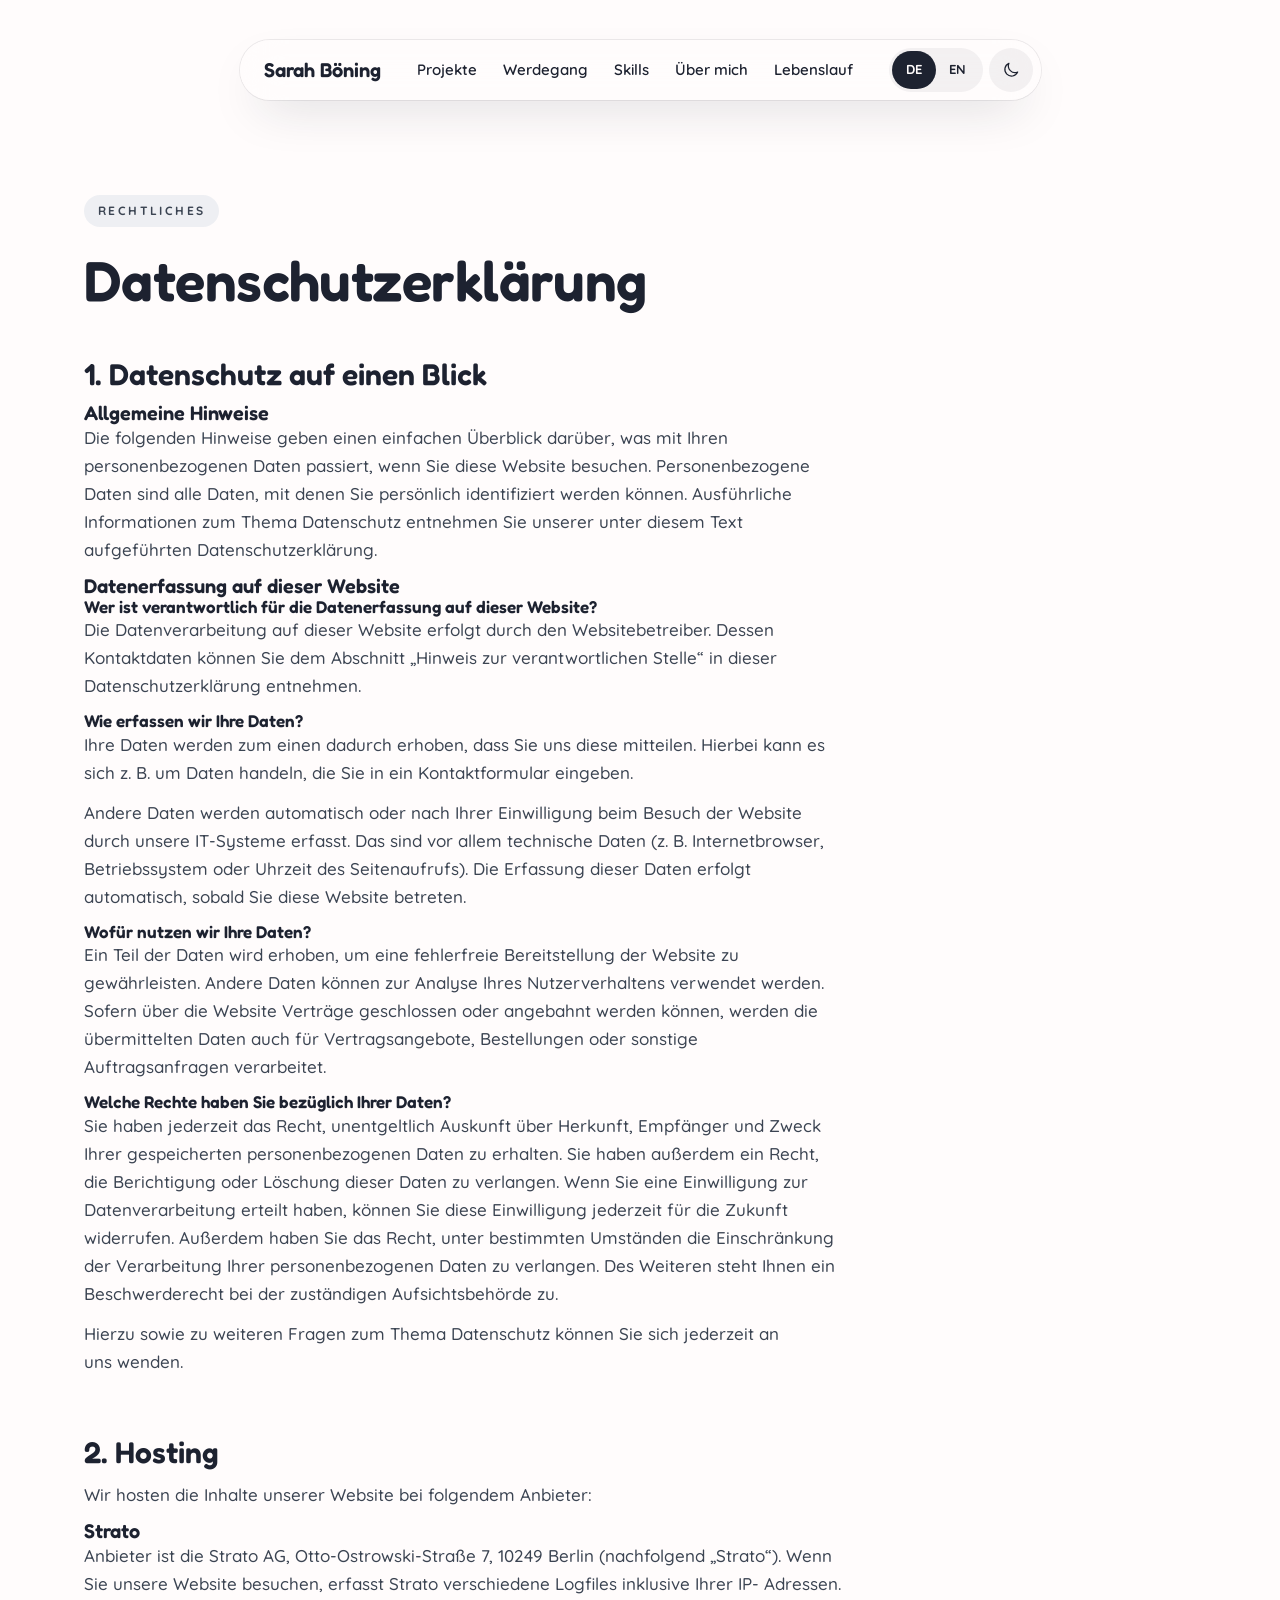
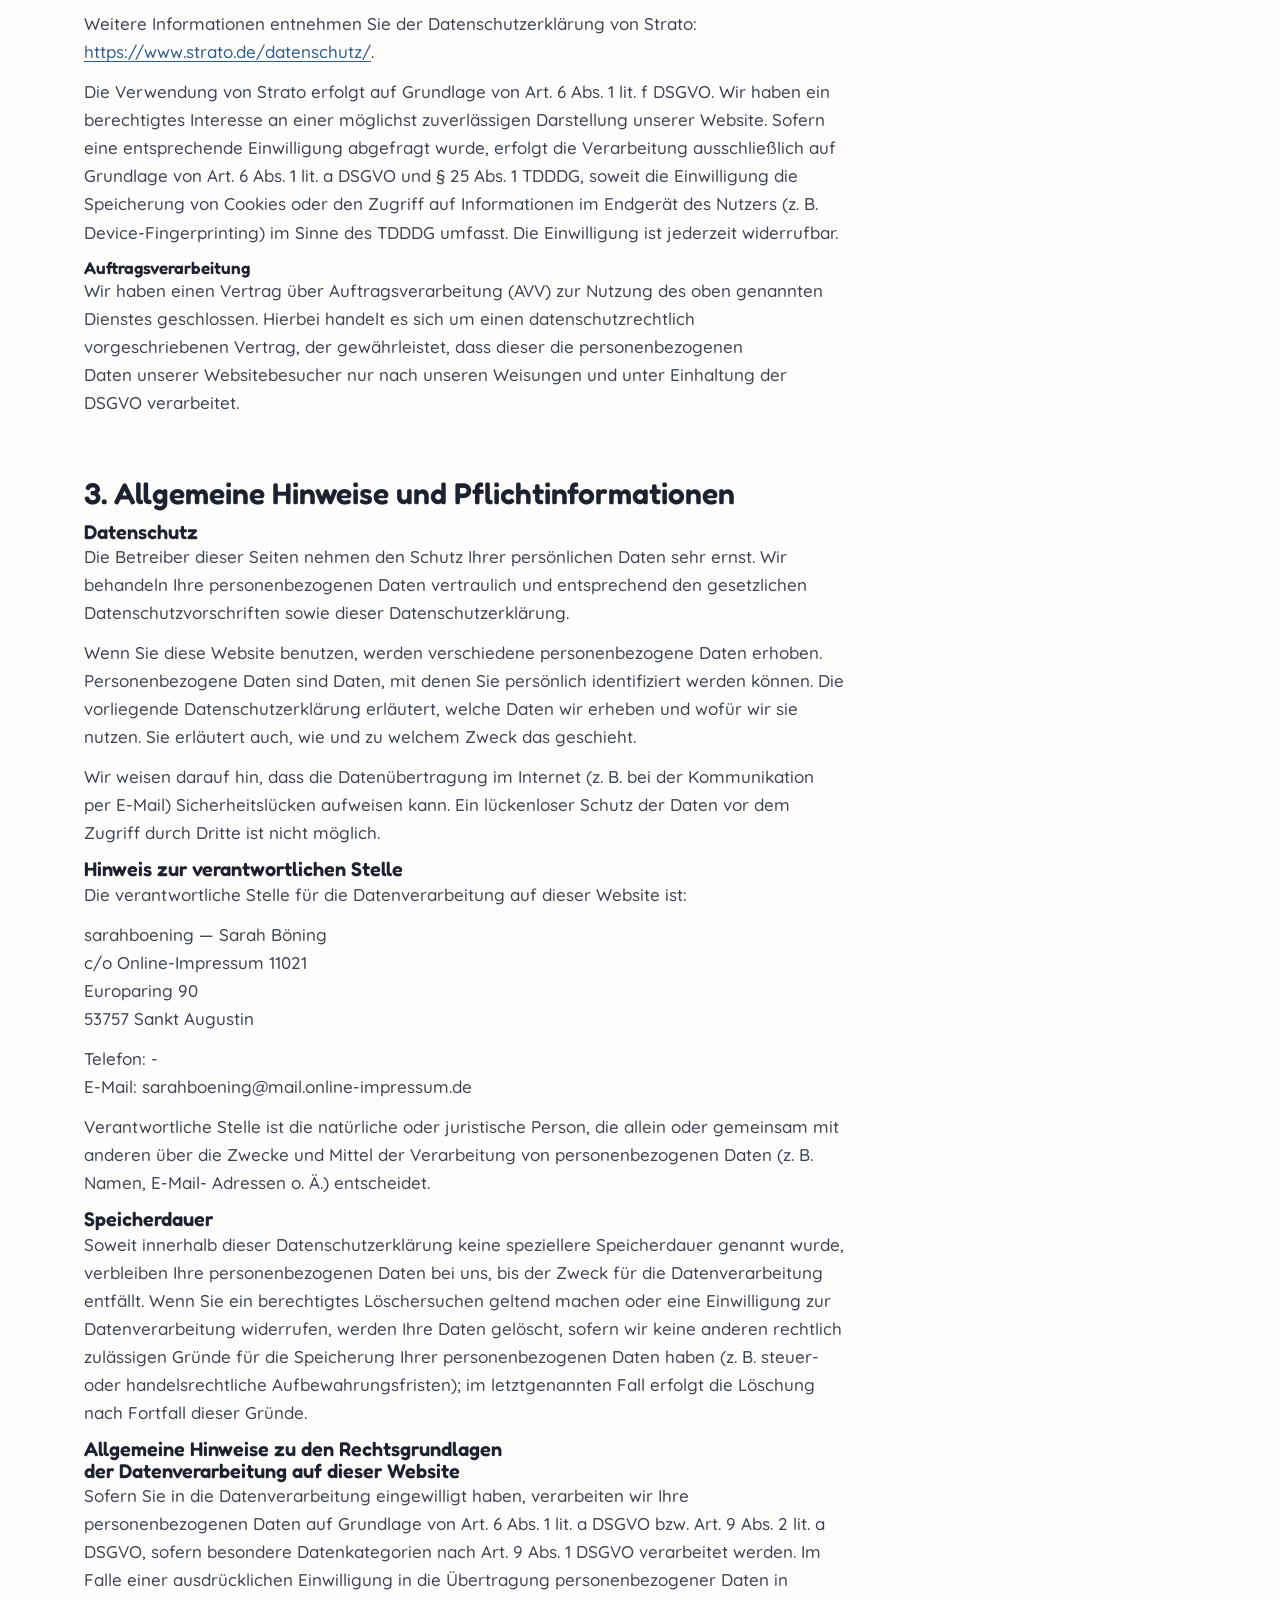
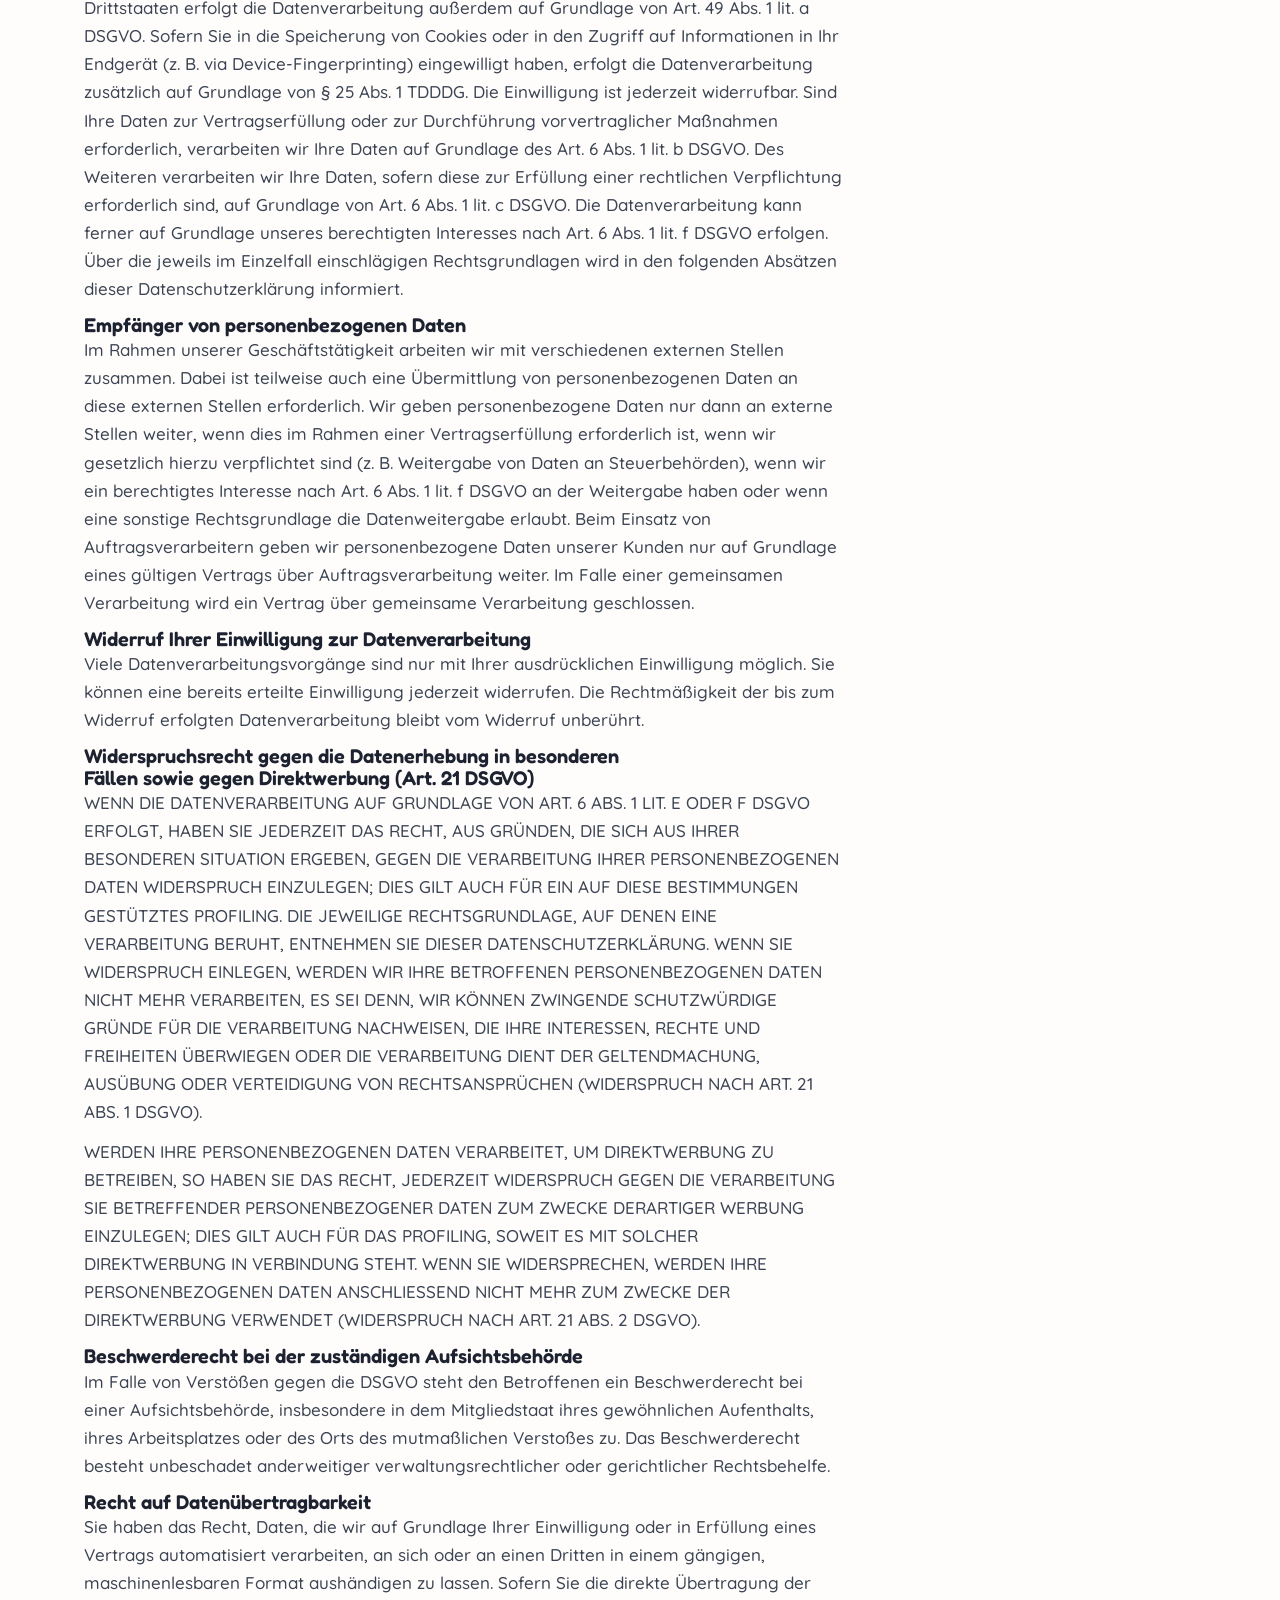
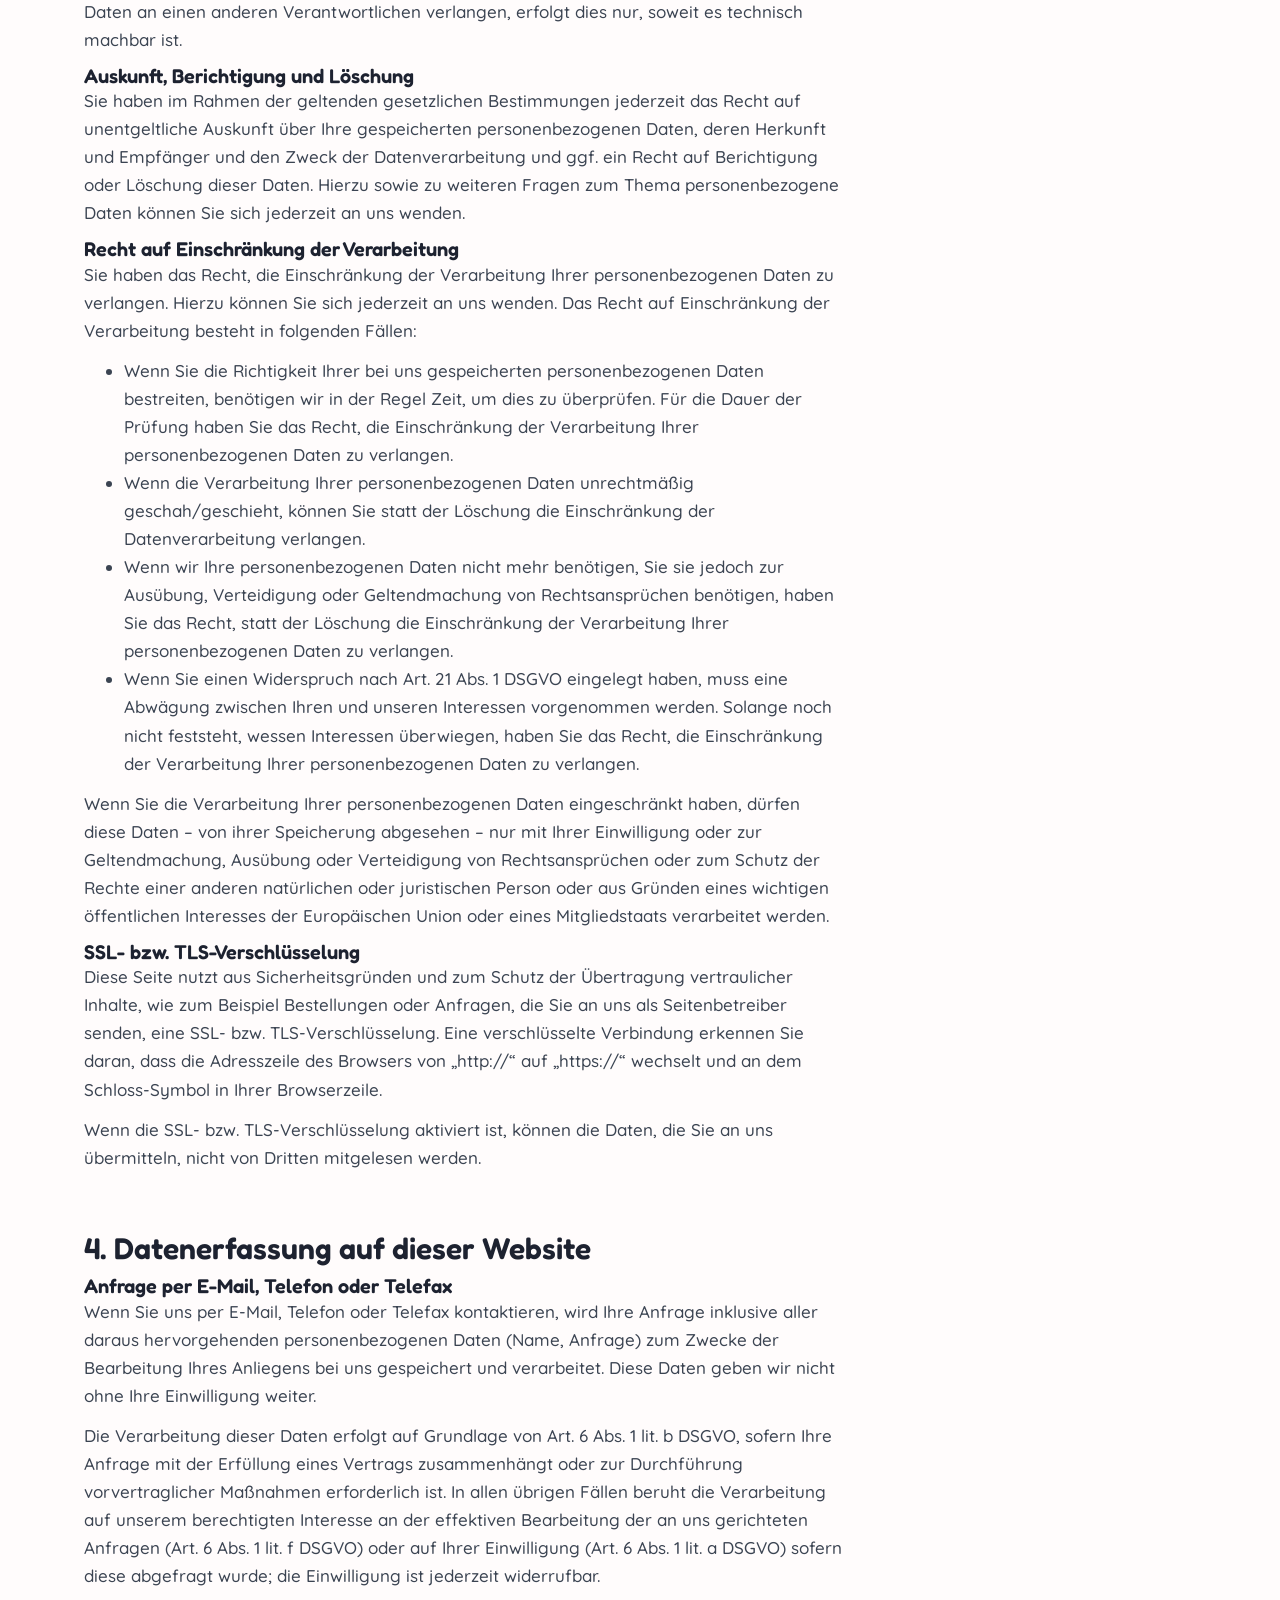
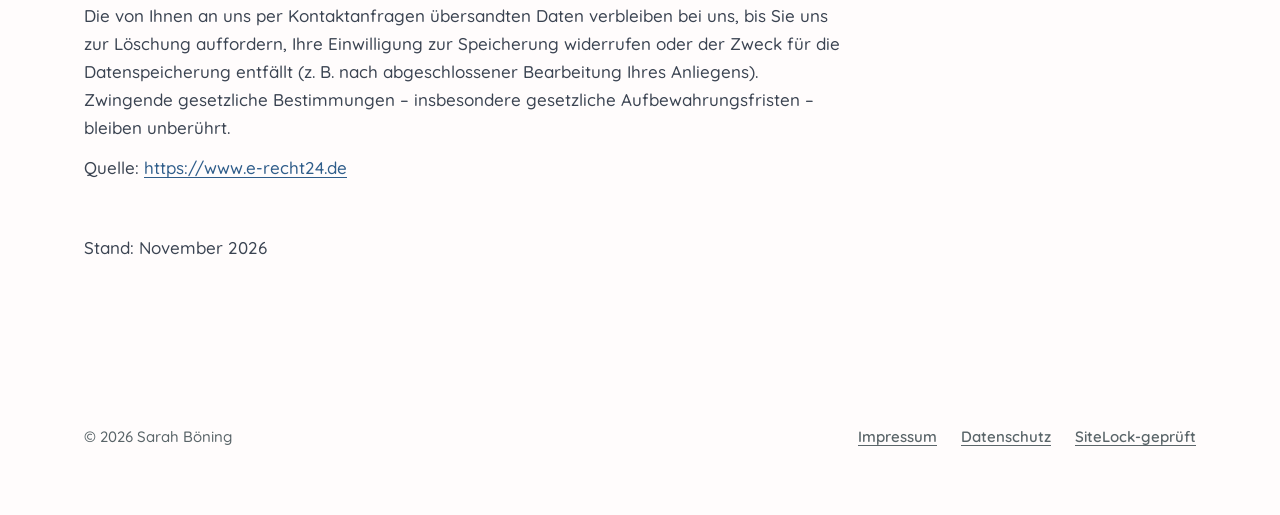
<file: datenschutz.html>
<!doctype html>
<html lang="de">

<head>
  <meta charset="utf-8">
  <meta name="viewport" content="width=device-width, initial-scale=1">
  <title>Datenschutz · Sarah Böning</title>
  <meta name="description"
    content="Datenschutzerklärung der Portfolio-Website von Sarah Böning: keine Cookies, kein Tracking.">
  <meta name="theme-color" content="#fffcfc" media="(prefers-color-scheme: light)">
  <meta name="theme-color" content="#1d2230" media="(prefers-color-scheme: dark)">
  <meta name="referrer" content="no-referrer">
  <link rel="icon" href="assets/img/favicon.svg" type="image/svg+xml">
  <link rel="preload" href="assets/fonts/fredoka.woff2" as="font" type="font/woff2" crossorigin>
  <link rel="preload" href="assets/fonts/quicksand.woff2" as="font" type="font/woff2" crossorigin>
  <link rel="stylesheet" href="assets/css/style.css">
  <script src="assets/js/theme-init.js"></script>
  <script src="assets/js/main.js" defer></script>
</head>

<body>
  <a class="skip-link" href="#inhalt">Zum Inhalt springen</a>
  <div class="page" id="top">
    <header class="site-header">
      <div class="header-island">
        <a class="brand" href="index.html">Sarah Böning</a>
        <nav class="nav" aria-label="Hauptnavigation">
          <a href="projekte.html">Projekte</a>
          <a href="index.html#weg">Werdegang</a>
          <a href="index.html#skills">Skills</a>
          <a href="index.html#ueber">Über mich</a>
          <a href="lebenslauf.html">Lebenslauf</a>
        </nav>
        <div class="header-tools">
          <div class="lang-switch" role="group" aria-label="Sprache">
            <a aria-current="true"><span aria-hidden="true">DE</span><span class="visually-hidden">Deutsch</span></a>
            <a href="en/privacy.html" lang="en" hreflang="en"><span aria-hidden="true">EN</span><span
                class="visually-hidden">English</span></a>
          </div>
          <button class="icon-btn theme-toggle" type="button" aria-pressed="false" aria-label="Dunkles Design">
            <svg class="icon icon--20 icon-moon" viewBox="0 0 24 24" aria-hidden="true">
              <path d="M20 14.5A8 8 0 0 1 9.5 4a8 8 0 1 0 10.5 10.5z" />
            </svg>
            <svg class="icon icon--20 icon-sun" viewBox="0 0 24 24" aria-hidden="true">
              <circle cx="12" cy="12" r="4" />
              <path
                d="M12 2.5v2M12 19.5v2M2.5 12h2M19.5 12h2M5.3 5.3l1.4 1.4M17.3 17.3l1.4 1.4M5.3 18.7l1.4-1.4M17.3 6.7l1.4-1.4" />
            </svg>
          </button>
          <button class="icon-btn menu-toggle" type="button" aria-expanded="false" aria-controls="mobile-nav"
            aria-label="Menü öffnen" data-label-open="Menü öffnen" data-label-close="Menü schließen">
            <span></span><span></span>
          </button>
        </div>
      </div>
    </header>
    <nav class="mobile-nav" id="mobile-nav" aria-label="Hauptnavigation">
      <a href="projekte.html">Projekte</a>
      <a href="index.html#weg">Werdegang</a>
      <a href="index.html#skills">Skills</a>
      <a href="index.html#ueber">Über mich</a>
      <a href="lebenslauf.html">Lebenslauf</a>
      <a href="index.html#kontakt">Kontakt</a>
    </nav>

    <main id="inhalt">
      <!-- HINWEIS: Entwurf. Vor dem Livegang bitte prüfen lassen (z. B. Generator oder Rechtsberatung) und die TODOs ergänzen. -->
      <section class="container relative" style="padding-block:clamp(64px,9vw,128px) var(--section)"
        aria-labelledby="legal-title">
        <div class="legal stack" style="gap:0">
          <p class="eyebrow" style="margin-bottom:24px">Rechtliches</p>
          <h1 id="legal-title" class="display-2">Datenschutz&shy;erkl&auml;rung</h1>
          <h2>1. Datenschutz auf einen Blick</h2>
          <h3>Allgemeine Hinweise</h3>
          <p>Die folgenden Hinweise geben einen einfachen &Uuml;berblick dar&uuml;ber,
            was mit Ihren personenbezogenen Daten passiert, wenn Sie diese Website besuchen. Personenbezogene Daten sind
            alle Daten, mit denen Sie pers&ouml;nlich identifiziert werden k&ouml;nnen. Ausf&uuml;hrliche Informationen
            zum
            Thema Datenschutz entnehmen Sie unserer unter diesem Text aufgef&uuml;hrten
            Datenschutzerkl&auml;rung.</p>
          <h3>Datenerfassung auf dieser Website</h3>
          <h4>Wer ist verantwortlich f&uuml;r die Datenerfassung auf dieser
            Website?</h4>
          <p>Die Datenverarbeitung auf dieser Website erfolgt durch den Websitebetreiber. Dessen
            Kontaktdaten k&ouml;nnen Sie dem Abschnitt &bdquo;Hinweis zur verantwortlichen Stelle&ldquo; in dieser
            Datenschutzerkl&auml;rung entnehmen.</p>
          <h4>Wie erfassen wir Ihre Daten?</h4>
          <p>Ihre Daten werden zum
            einen dadurch erhoben, dass Sie uns diese mitteilen. Hierbei kann es sich z.&nbsp;B. um Daten handeln, die
            Sie in ein
            Kontaktformular eingeben.</p>
          <p>Andere Daten werden automatisch oder nach Ihrer Einwilligung beim Besuch
            der Website durch unsere IT-Systeme erfasst. Das sind vor allem technische Daten (z.&nbsp;B.
            Internetbrowser,
            Betriebssystem oder Uhrzeit des Seitenaufrufs). Die Erfassung dieser Daten erfolgt automatisch, sobald Sie
            diese
            Website betreten.</p>
          <h4>Wof&uuml;r nutzen wir Ihre Daten?</h4>
          <p>Ein Teil der Daten wird erhoben, um eine
            fehlerfreie Bereitstellung der Website zu gew&auml;hrleisten. Andere Daten k&ouml;nnen zur Analyse Ihres
            Nutzerverhaltens verwendet werden. Sofern &uuml;ber die Website Vertr&auml;ge geschlossen oder angebahnt
            werden k&ouml;nnen, werden die &uuml;bermittelten Daten auch f&uuml;r Vertragsangebote, Bestellungen oder
            sonstige Auftragsanfragen verarbeitet.</p>
          <h4>Welche Rechte haben Sie bez&uuml;glich Ihrer Daten?</h4>
          <p>Sie haben jederzeit das Recht, unentgeltlich Auskunft &uuml;ber Herkunft, Empf&auml;nger und Zweck Ihrer
            gespeicherten personenbezogenen Daten zu erhalten. Sie haben au&szlig;erdem ein Recht, die Berichtigung oder
            L&ouml;schung dieser Daten zu verlangen. Wenn Sie eine Einwilligung zur Datenverarbeitung erteilt haben,
            k&ouml;nnen Sie diese Einwilligung jederzeit f&uuml;r die Zukunft widerrufen. Au&szlig;erdem haben Sie das
            Recht,
            unter bestimmten Umst&auml;nden die Einschr&auml;nkung der Verarbeitung Ihrer personenbezogenen Daten zu
            verlangen. Des Weiteren steht Ihnen ein Beschwerderecht bei der zust&auml;ndigen Aufsichtsbeh&ouml;rde
            zu.</p>
          <p>Hierzu sowie zu weiteren Fragen zum Thema Datenschutz k&ouml;nnen Sie sich jederzeit an uns
            wenden.</p>
          <h2>2. Hosting</h2>
          <p>Wir hosten die Inhalte unserer Website bei folgendem Anbieter:</p>
          <h3>Strato</h3>
          <p>Anbieter ist die Strato AG, Otto-Ostrowski-Stra&szlig;e 7, 10249 Berlin (nachfolgend
            &bdquo;Strato&ldquo;). Wenn Sie unsere Website besuchen, erfasst Strato verschiedene Logfiles inklusive
            Ihrer IP-
            Adressen.</p>
          <p>Weitere Informationen entnehmen Sie der Datenschutzerkl&auml;rung von Strato: <a
              href="https://www.strato.de/datenschutz/" target="_blank" rel="noopener
noreferrer">https://www.strato.de/datenschutz/</a>.</p>
          <p>Die Verwendung von Strato erfolgt auf Grundlage
            von Art. 6 Abs. 1 lit. f DSGVO. Wir haben ein berechtigtes Interesse an einer m&ouml;glichst
            zuverl&auml;ssigen
            Darstellung unserer Website. Sofern eine entsprechende Einwilligung abgefragt wurde, erfolgt die
            Verarbeitung
            ausschlie&szlig;lich auf Grundlage von Art. 6 Abs. 1 lit. a DSGVO und &sect; 25 Abs. 1 TDDDG, soweit die
            Einwilligung die Speicherung von Cookies oder den Zugriff auf Informationen im Endger&auml;t des Nutzers
            (z.&nbsp;B. Device-Fingerprinting) im Sinne des TDDDG umfasst. Die Einwilligung ist jederzeit widerrufbar.
          </p>
          <h4>Auftragsverarbeitung</h4>
          <p>Wir haben einen Vertrag &uuml;ber Auftragsverarbeitung (AVV) zur Nutzung
            des oben genannten Dienstes geschlossen. Hierbei handelt es sich um einen datenschutzrechtlich
            vorgeschriebenen
            Vertrag, der gew&auml;hrleistet, dass dieser die personenbezogenen Daten unserer Websitebesucher nur nach
            unseren Weisungen und unter Einhaltung der DSGVO verarbeitet.</p>
          <h2>3. Allgemeine Hinweise und Pflicht&shy;informationen</h2>
          <h3>Datenschutz</h3>
          <p>Die Betreiber dieser Seiten nehmen den Schutz Ihrer pers&ouml;nlichen Daten sehr
            ernst. Wir behandeln Ihre personenbezogenen Daten vertraulich und entsprechend den gesetzlichen
            Datenschutzvorschriften sowie dieser Datenschutzerkl&auml;rung.</p>
          <p>Wenn Sie diese Website benutzen,
            werden verschiedene personenbezogene Daten erhoben. Personenbezogene Daten sind Daten, mit denen Sie
            pers&ouml;nlich identifiziert werden k&ouml;nnen. Die vorliegende Datenschutzerkl&auml;rung erl&auml;utert,
            welche Daten wir erheben und wof&uuml;r wir sie nutzen. Sie erl&auml;utert auch, wie und zu welchem Zweck
            das
            geschieht.</p>
          <p>Wir weisen darauf hin, dass die Daten&uuml;bertragung im Internet (z.&nbsp;B. bei der
            Kommunikation per E-Mail) Sicherheitsl&uuml;cken aufweisen kann. Ein l&uuml;ckenloser Schutz der Daten vor
            dem Zugriff durch Dritte ist nicht m&ouml;glich.</p>
          <h3>Hinweis zur verantwortlichen Stelle</h3>
          <p>Die verantwortliche Stelle f&uuml;r die Datenverarbeitung auf
            dieser Website ist:</p>
          <p>sarahboening &mdash; Sarah B&ouml;ning<br />
            c/o Online-Impressum 11021<br />
            Europaring 90<br />
            53757 Sankt Augustin</p>
          <p>Telefon: -<br />
            E-Mail: sarahboening@mail.online-impressum.de</p>
          <p>Verantwortliche Stelle ist die nat&uuml;rliche oder juristische Person, die allein oder gemeinsam mit
            anderen
            &uuml;ber die Zwecke und Mittel der Verarbeitung von personenbezogenen Daten (z.&nbsp;B. Namen, E-Mail-
            Adressen o. &Auml;.) entscheidet.</p>
          <h3>Speicherdauer</h3>
          <p>Soweit innerhalb dieser Datenschutzerkl&auml;rung keine speziellere Speicherdauer
            genannt wurde, verbleiben Ihre personenbezogenen Daten bei uns, bis der Zweck f&uuml;r die Datenverarbeitung
            entf&auml;llt. Wenn Sie ein berechtigtes L&ouml;schersuchen geltend machen oder eine Einwilligung zur
            Datenverarbeitung widerrufen, werden Ihre Daten gel&ouml;scht, sofern wir keine anderen rechtlich
            zul&auml;ssigen Gr&uuml;nde f&uuml;r die Speicherung Ihrer personenbezogenen Daten haben (z.&nbsp;B. steuer-
            oder handelsrechtliche Aufbewahrungsfristen); im letztgenannten Fall erfolgt die L&ouml;schung nach Fortfall
            dieser Gr&uuml;nde.</p>
          <h3>Allgemeine Hinweise zu den Rechtsgrundlagen der Datenverarbeitung auf dieser Website</h3>
          <p>Sofern Sie
            in die Datenverarbeitung eingewilligt haben, verarbeiten wir Ihre personenbezogenen Daten auf Grundlage von
            Art.
            6 Abs. 1 lit. a DSGVO bzw. Art. 9 Abs. 2 lit. a DSGVO, sofern besondere Datenkategorien nach Art. 9 Abs. 1
            DSGVO
            verarbeitet werden. Im Falle einer ausdr&uuml;cklichen Einwilligung in die &Uuml;bertragung
            personenbezogener
            Daten in Drittstaaten erfolgt die Datenverarbeitung au&szlig;erdem auf Grundlage von Art. 49 Abs. 1 lit. a
            DSGVO.
            Sofern Sie in die Speicherung von Cookies oder in den Zugriff auf Informationen in Ihr Endger&auml;t
            (z.&nbsp;B. via
            Device-Fingerprinting) eingewilligt haben, erfolgt die Datenverarbeitung zus&auml;tzlich auf Grundlage von
            &sect;
            25 Abs. 1 TDDDG. Die Einwilligung ist jederzeit widerrufbar. Sind Ihre Daten zur Vertragserf&uuml;llung oder
            zur
            Durchf&uuml;hrung vorvertraglicher Ma&szlig;nahmen erforderlich, verarbeiten wir Ihre Daten auf Grundlage
            des
            Art. 6 Abs. 1 lit. b DSGVO. Des Weiteren verarbeiten wir Ihre Daten, sofern diese zur Erf&uuml;llung einer
            rechtlichen Verpflichtung erforderlich sind, auf Grundlage von Art. 6 Abs. 1 lit. c DSGVO. Die
            Datenverarbeitung
            kann ferner auf Grundlage unseres berechtigten Interesses nach Art. 6 Abs. 1 lit. f DSGVO erfolgen.
            &Uuml;ber die
            jeweils im Einzelfall einschl&auml;gigen Rechtsgrundlagen wird in den folgenden Abs&auml;tzen dieser
            Datenschutzerkl&auml;rung informiert.</p>
          <h3>Empf&auml;nger von personenbezogenen Daten</h3>
          <p>Im Rahmen unserer Gesch&auml;ftst&auml;tigkeit
            arbeiten wir mit verschiedenen externen Stellen zusammen. Dabei ist teilweise auch eine &Uuml;bermittlung
            von
            personenbezogenen Daten an diese externen Stellen erforderlich. Wir geben personenbezogene Daten nur dann an
            externe Stellen weiter, wenn dies im Rahmen einer Vertragserf&uuml;llung erforderlich ist, wenn wir
            gesetzlich
            hierzu verpflichtet sind (z.&nbsp;B. Weitergabe von Daten an Steuerbeh&ouml;rden), wenn wir ein berechtigtes
            Interesse nach Art. 6 Abs. 1 lit. f DSGVO an der Weitergabe haben oder wenn eine sonstige Rechtsgrundlage
            die
            Datenweitergabe erlaubt. Beim Einsatz von Auftragsverarbeitern geben wir personenbezogene Daten unserer
            Kunden nur auf Grundlage eines g&uuml;ltigen Vertrags &uuml;ber Auftragsverarbeitung weiter. Im Falle einer
            gemeinsamen Verarbeitung wird ein Vertrag &uuml;ber gemeinsame Verarbeitung geschlossen.</p>
          <h3>Widerruf Ihrer Einwilligung zur Datenverarbeitung</h3>
          <p>Viele Datenverarbeitungsvorg&auml;nge sind
            nur mit Ihrer ausdr&uuml;cklichen Einwilligung m&ouml;glich. Sie k&ouml;nnen eine bereits erteilte
            Einwilligung
            jederzeit widerrufen. Die Rechtm&auml;&szlig;igkeit der bis zum Widerruf erfolgten Datenverarbeitung bleibt
            vom
            Widerruf unber&uuml;hrt.</p>
          <h3>Widerspruchsrecht gegen die Datenerhebung in besonderen F&auml;llen sowie gegen Direktwerbung (Art. 21
            DSGVO)</h3>
          <p>WENN DIE DATENVERARBEITUNG AUF GRUNDLAGE VON ART. 6 ABS. 1 LIT. E ODER F
            DSGVO ERFOLGT, HABEN SIE JEDERZEIT DAS RECHT, AUS GR&Uuml;NDEN, DIE SICH AUS IHRER
            BESONDEREN SITUATION ERGEBEN, GEGEN DIE VERARBEITUNG IHRER PERSONENBEZOGENEN DATEN
            WIDERSPRUCH EINZULEGEN; DIES GILT AUCH F&Uuml;R EIN AUF DIESE BESTIMMUNGEN GEST&Uuml;TZTES
            PROFILING. DIE JEWEILIGE RECHTSGRUNDLAGE, AUF DENEN EINE VERARBEITUNG BERUHT, ENTNEHMEN
            SIE DIESER DATENSCHUTZERKL&Auml;RUNG. WENN SIE WIDERSPRUCH EINLEGEN, WERDEN WIR IHRE
            BETROFFENEN PERSONENBEZOGENEN DATEN NICHT MEHR VERARBEITEN, ES SEI DENN, WIR
            K&Ouml;NNEN ZWINGENDE SCHUTZW&Uuml;RDIGE GR&Uuml;NDE F&Uuml;R DIE VERARBEITUNG
            NACHWEISEN, DIE IHRE INTERESSEN, RECHTE UND FREIHEITEN &Uuml;BERWIEGEN ODER DIE
            VERARBEITUNG DIENT DER GELTENDMACHUNG, AUS&Uuml;BUNG ODER VERTEIDIGUNG VON
            RECHTSANSPR&Uuml;CHEN (WIDERSPRUCH NACH ART. 21 ABS. 1 DSGVO).</p>
          <p>WERDEN IHRE
            PERSONENBEZOGENEN DATEN VERARBEITET, UM DIREKTWERBUNG ZU BETREIBEN, SO HABEN SIE DAS
            RECHT, JEDERZEIT WIDERSPRUCH GEGEN DIE VERARBEITUNG SIE BETREFFENDER PERSONENBEZOGENER
            DATEN ZUM ZWECKE DERARTIGER WERBUNG EINZULEGEN; DIES GILT AUCH F&Uuml;R DAS PROFILING,
            SOWEIT ES MIT SOLCHER DIREKTWERBUNG IN VERBINDUNG STEHT. WENN SIE WIDERSPRECHEN,
            WERDEN IHRE PERSONENBEZOGENEN DATEN ANSCHLIESSEND NICHT MEHR ZUM ZWECKE DER
            DIREKTWERBUNG VERWENDET (WIDERSPRUCH NACH ART. 21 ABS. 2 DSGVO).</p>
          <h3>Beschwerde&shy;recht bei der zust&auml;ndigen Aufsichts&shy;beh&ouml;rde</h3>
          <p>Im Falle von
            Verst&ouml;&szlig;en gegen die DSGVO steht den Betroffenen ein Beschwerderecht bei einer
            Aufsichtsbeh&ouml;rde, insbesondere in dem Mitgliedstaat ihres gew&ouml;hnlichen Aufenthalts, ihres
            Arbeitsplatzes oder des Orts des mutma&szlig;lichen Versto&szlig;es zu. Das Beschwerderecht besteht
            unbeschadet anderweitiger verwaltungsrechtlicher oder gerichtlicher Rechtsbehelfe.</p>
          <h3>Recht auf Daten&shy;&uuml;bertrag&shy;barkeit</h3>
          <p>Sie haben das Recht, Daten, die wir auf Grundlage
            Ihrer Einwilligung oder in Erf&uuml;llung eines Vertrags automatisiert verarbeiten, an sich oder an einen
            Dritten in
            einem g&auml;ngigen, maschinenlesbaren Format aush&auml;ndigen zu lassen. Sofern Sie die direkte
            &Uuml;bertragung der Daten an einen anderen Verantwortlichen verlangen, erfolgt dies nur, soweit es
            technisch
            machbar ist.</p>
          <h3>Auskunft, Berichtigung und L&ouml;schung</h3>
          <p>Sie haben im Rahmen der geltenden gesetzlichen
            Bestimmungen jederzeit das Recht auf unentgeltliche Auskunft &uuml;ber Ihre gespeicherten personenbezogenen
            Daten, deren Herkunft und Empf&auml;nger und den Zweck der Datenverarbeitung und ggf. ein Recht auf
            Berichtigung oder L&ouml;schung dieser Daten. Hierzu sowie zu weiteren Fragen zum Thema personenbezogene
            Daten k&ouml;nnen Sie sich jederzeit an uns wenden.</p>
          <h3>Recht auf Einschr&auml;nkung der Verarbeitung</h3>
          <p>Sie haben das Recht, die Einschr&auml;nkung der
            Verarbeitung Ihrer personenbezogenen Daten zu verlangen. Hierzu k&ouml;nnen Sie sich jederzeit an uns
            wenden.
            Das Recht auf Einschr&auml;nkung der Verarbeitung besteht in folgenden F&auml;llen:</p>
          <ul>
            <li>Wenn Sie die
              Richtigkeit Ihrer bei uns gespeicherten personenbezogenen Daten bestreiten, ben&ouml;tigen wir in der
              Regel Zeit,
              um dies zu &uuml;berpr&uuml;fen. F&uuml;r die Dauer der Pr&uuml;fung haben Sie das Recht, die
              Einschr&auml;nkung der Verarbeitung Ihrer personenbezogenen Daten zu verlangen.</li>
            <li>Wenn die
              Verarbeitung Ihrer personenbezogenen Daten unrechtm&auml;&szlig;ig geschah/geschieht, k&ouml;nnen Sie
              statt
              der L&ouml;schung die Einschr&auml;nkung der Datenverarbeitung verlangen.</li>
            <li>Wenn wir Ihre
              personenbezogenen Daten nicht mehr ben&ouml;tigen, Sie sie jedoch zur Aus&uuml;bung, Verteidigung oder
              Geltendmachung von Rechtsanspr&uuml;chen ben&ouml;tigen, haben Sie das Recht, statt der L&ouml;schung die
              Einschr&auml;nkung der Verarbeitung Ihrer personenbezogenen Daten zu verlangen.</li>
            <li>Wenn Sie einen
              Widerspruch nach Art. 21 Abs. 1 DSGVO eingelegt haben, muss eine Abw&auml;gung zwischen Ihren und unseren
              Interessen vorgenommen werden. Solange noch nicht feststeht, wessen Interessen &uuml;berwiegen, haben Sie
              das
              Recht, die Einschr&auml;nkung der Verarbeitung Ihrer personenbezogenen Daten zu verlangen.</li>
          </ul>
          <p>Wenn Sie die Verarbeitung Ihrer personenbezogenen Daten eingeschr&auml;nkt haben, d&uuml;rfen diese
            Daten &ndash; von ihrer Speicherung abgesehen &ndash; nur mit Ihrer Einwilligung oder zur Geltendmachung,
            Aus&uuml;bung oder Verteidigung von Rechtsanspr&uuml;chen oder zum Schutz der Rechte einer anderen
            nat&uuml;rlichen oder juristischen Person oder aus Gr&uuml;nden eines wichtigen &ouml;ffentlichen Interesses
            der
            Europ&auml;ischen Union oder eines Mitgliedstaats verarbeitet werden.</p>
          <h3>SSL- bzw. TLS-Verschl&uuml;sselung</h3>
          <p>Diese Seite nutzt aus Sicherheitsgr&uuml;nden und zum Schutz
            der &Uuml;bertragung vertraulicher Inhalte, wie zum Beispiel Bestellungen oder Anfragen, die Sie an uns als
            Seitenbetreiber senden, eine SSL- bzw. TLS-Verschl&uuml;sselung. Eine verschl&uuml;sselte Verbindung
            erkennen
            Sie daran, dass die Adresszeile des Browsers von &bdquo;http://&ldquo; auf &bdquo;https://&ldquo; wechselt
            und
            an dem Schloss-Symbol in Ihrer Browserzeile.</p>
          <p>Wenn die SSL- bzw. TLS-Verschl&uuml;sselung aktiviert ist,
            k&ouml;nnen die Daten, die Sie an uns &uuml;bermitteln, nicht von Dritten mitgelesen werden.</p>
          <h2>4. Datenerfassung auf dieser Website</h2>
          <h3>Anfrage per E-Mail, Telefon oder Telefax</h3>
          <p>Wenn Sie uns per E-Mail, Telefon oder Telefax
            kontaktieren, wird Ihre Anfrage inklusive aller daraus hervorgehenden personenbezogenen Daten (Name,
            Anfrage)
            zum Zwecke der Bearbeitung Ihres Anliegens bei uns gespeichert und verarbeitet. Diese Daten geben wir nicht
            ohne
            Ihre Einwilligung weiter.</p>
          <p>Die Verarbeitung dieser Daten erfolgt auf Grundlage von Art. 6 Abs. 1 lit. b
            DSGVO, sofern Ihre Anfrage mit der Erf&uuml;llung eines Vertrags zusammenh&auml;ngt oder zur
            Durchf&uuml;hrung vorvertraglicher Ma&szlig;nahmen erforderlich ist. In allen &uuml;brigen F&auml;llen
            beruht
            die Verarbeitung auf unserem berechtigten Interesse an der effektiven Bearbeitung der an uns gerichteten
            Anfragen (Art. 6 Abs. 1 lit. f DSGVO) oder auf Ihrer Einwilligung (Art. 6 Abs. 1 lit. a DSGVO) sofern diese
            abgefragt
            wurde; die Einwilligung ist jederzeit widerrufbar.</p>
          <p>Die von Ihnen an uns per Kontaktanfragen
            &uuml;bersandten Daten verbleiben bei uns, bis Sie uns zur L&ouml;schung auffordern, Ihre Einwilligung zur
            Speicherung widerrufen oder der Zweck f&uuml;r die Datenspeicherung entf&auml;llt (z.&nbsp;B. nach
            abgeschlossener Bearbeitung Ihres Anliegens). Zwingende gesetzliche Bestimmungen &ndash; insbesondere
            gesetzliche Aufbewahrungsfristen &ndash; bleiben unber&uuml;hrt.</p>
          <p>Quelle: <a href="https://www.e-recht24.de">https://www.e-recht24.de</a></p>
          <p class="muted" style="margin-top:40px">Stand: November 2026</p>
        </div>
      </section>
    </main>

    <footer class="site-footer">
      <p>© 2026 Sarah Böning</p>
      <nav aria-label="Rechtliches">
        <a href="impressum.html">Impressum</a>
        <a href="datenschutz.html">Datenschutz</a>
        <a href="https://www.sitelock.com/verify.php?site=sarahboening.de" rel="noopener noreferrer"
          target="_blank">SiteLock-geprüft</a>
      </nav>
    </footer>
  </div>
</body>

</html>
</file>
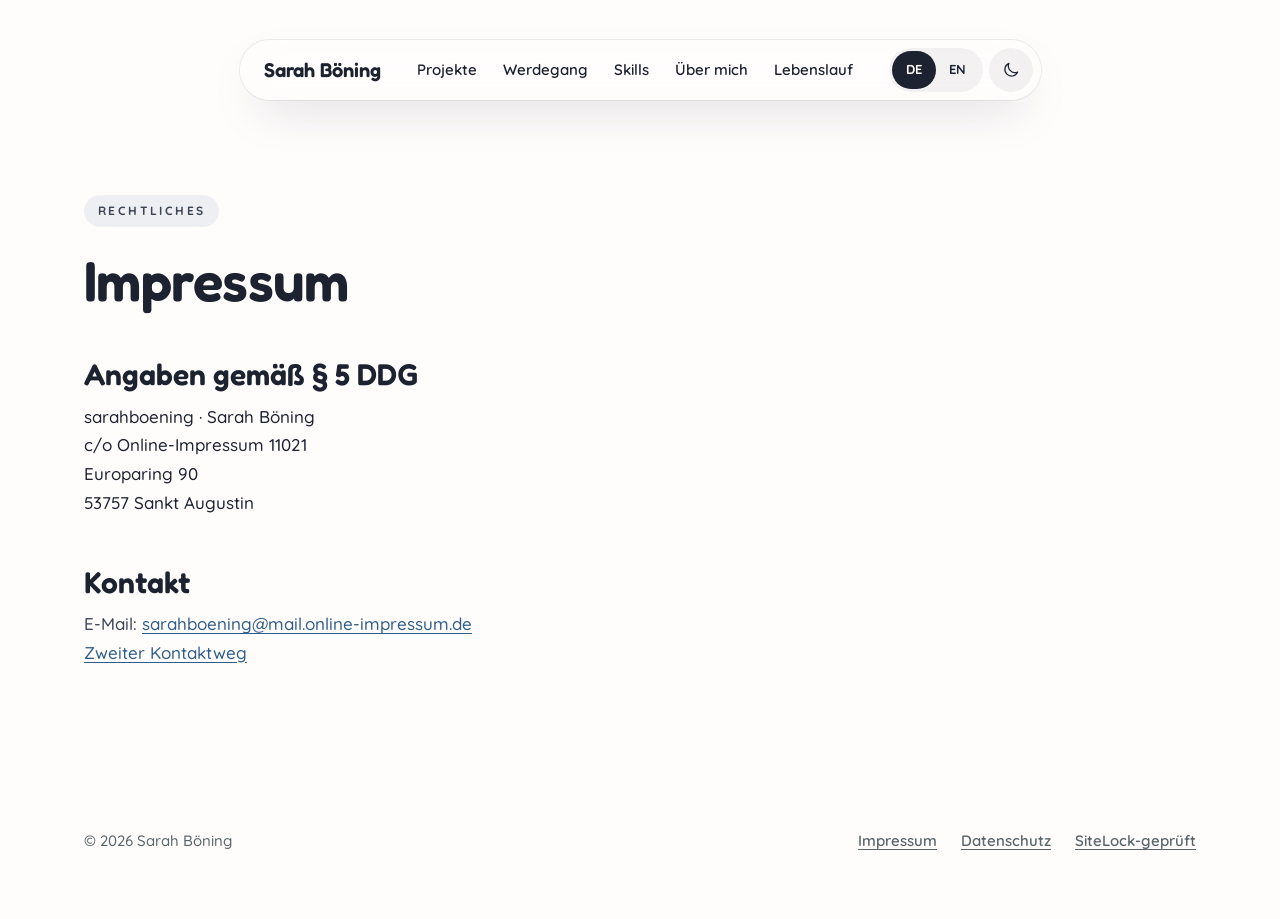
<file: impressum.html>
<!doctype html>
<html lang="de">
<head>
  <meta charset="utf-8">
  <meta name="viewport" content="width=device-width, initial-scale=1">
  <title>Impressum · Sarah Böning</title>
  <meta name="description" content="Impressum der Portfolio-Website von Sarah Böning.">
  <meta name="theme-color" content="#fffcfc" media="(prefers-color-scheme: light)">
  <meta name="theme-color" content="#1d2230" media="(prefers-color-scheme: dark)">
  <meta name="referrer" content="no-referrer">
  <link rel="icon" href="assets/img/favicon.svg" type="image/svg+xml">
  <link rel="preload" href="assets/fonts/fredoka.woff2" as="font" type="font/woff2" crossorigin>
  <link rel="preload" href="assets/fonts/quicksand.woff2" as="font" type="font/woff2" crossorigin>
  <link rel="stylesheet" href="assets/css/style.css">
  <script src="assets/js/theme-init.js"></script>
  <script src="assets/js/main.js" defer></script>
</head>
<body>
<a class="skip-link" href="#inhalt">Zum Inhalt springen</a>
<div class="page" id="top">
  <header class="site-header">
    <div class="header-island">
      <a class="brand" href="index.html">Sarah Böning</a>
      <nav class="nav" aria-label="Hauptnavigation">
          <a href="projekte.html">Projekte</a>
         <a href="index.html#weg">Werdegang</a>
          <a href="index.html#skills">Skills</a>
          <a href="index.html#ueber">Über mich</a>
          <a href="lebenslauf.html">Lebenslauf</a>
      </nav>
      <div class="header-tools">
        <div class="lang-switch" role="group" aria-label="Sprache">
          <a aria-current="true"><span aria-hidden="true">DE</span><span class="visually-hidden">Deutsch</span></a>
          <a href="en/legal-notice.html" lang="en" hreflang="en"><span aria-hidden="true">EN</span><span class="visually-hidden">English</span></a>
        </div>
        <button class="icon-btn theme-toggle" type="button" aria-pressed="false" aria-label="Dunkles Design">
          <svg class="icon icon--20 icon-moon" viewBox="0 0 24 24" aria-hidden="true"><path d="M20 14.5A8 8 0 0 1 9.5 4a8 8 0 1 0 10.5 10.5z"/></svg>
          <svg class="icon icon--20 icon-sun" viewBox="0 0 24 24" aria-hidden="true"><circle cx="12" cy="12" r="4"/><path d="M12 2.5v2M12 19.5v2M2.5 12h2M19.5 12h2M5.3 5.3l1.4 1.4M17.3 17.3l1.4 1.4M5.3 18.7l1.4-1.4M17.3 6.7l1.4-1.4"/></svg>
        </button>
        <button class="icon-btn menu-toggle" type="button" aria-expanded="false" aria-controls="mobile-nav" aria-label="Menü öffnen" data-label-open="Menü öffnen" data-label-close="Menü schließen">
          <span></span><span></span>
        </button>
      </div>
    </div>
  </header>
  <nav class="mobile-nav" id="mobile-nav" aria-label="Hauptnavigation">
      <a href="projekte.html">Projekte</a>
    <a href="index.html#weg">Werdegang</a>
    <a href="index.html#skills">Skills</a>
    <a href="index.html#ueber">Über mich</a>
    <a href="lebenslauf.html">Lebenslauf</a>
    <a href="index.html#kontakt">Kontakt</a>
  </nav>

  <main id="inhalt">
    <section class="container relative" style="padding-block:clamp(64px,9vw,128px) var(--section)" aria-labelledby="legal-title">
      <div class="legal stack" style="gap:0">
        <p class="eyebrow" style="margin-bottom:24px">Rechtliches</p>
        <h1 id="legal-title" class="display-2">Impressum</h1>
        <h2>Angaben gemäß § 5 DDG</h2>
        <address>
          sarahboening · Sarah Böning<br>
          c/o Online-Impressum 11021<br>
          Europaring 90<br>
          53757 Sankt Augustin
        </address>
        <h2>Kontakt</h2>
        <p>E-Mail: <a href="mailto:sarahboening@mail.online-impressum.de">sarahboening@mail.online-impressum.de</a><br>
        <a href="https://mein.online-impressum.de/sarahboening/#zweiterkontaktweg" rel="noopener noreferrer">Zweiter Kontaktweg</a></p>
      </div>
    </section>
  </main>

  <footer class="site-footer">
    <p>© 2026 Sarah Böning</p>
    <nav aria-label="Rechtliches">
      <a href="impressum.html">Impressum</a>
      <a href="datenschutz.html">Datenschutz</a>
      <a href="https://www.sitelock.com/verify.php?site=sarahboening.de" rel="noopener noreferrer" target="_blank">SiteLock-geprüft</a>
    </nav>
  </footer>
</div>
</body>
</html>
</file>
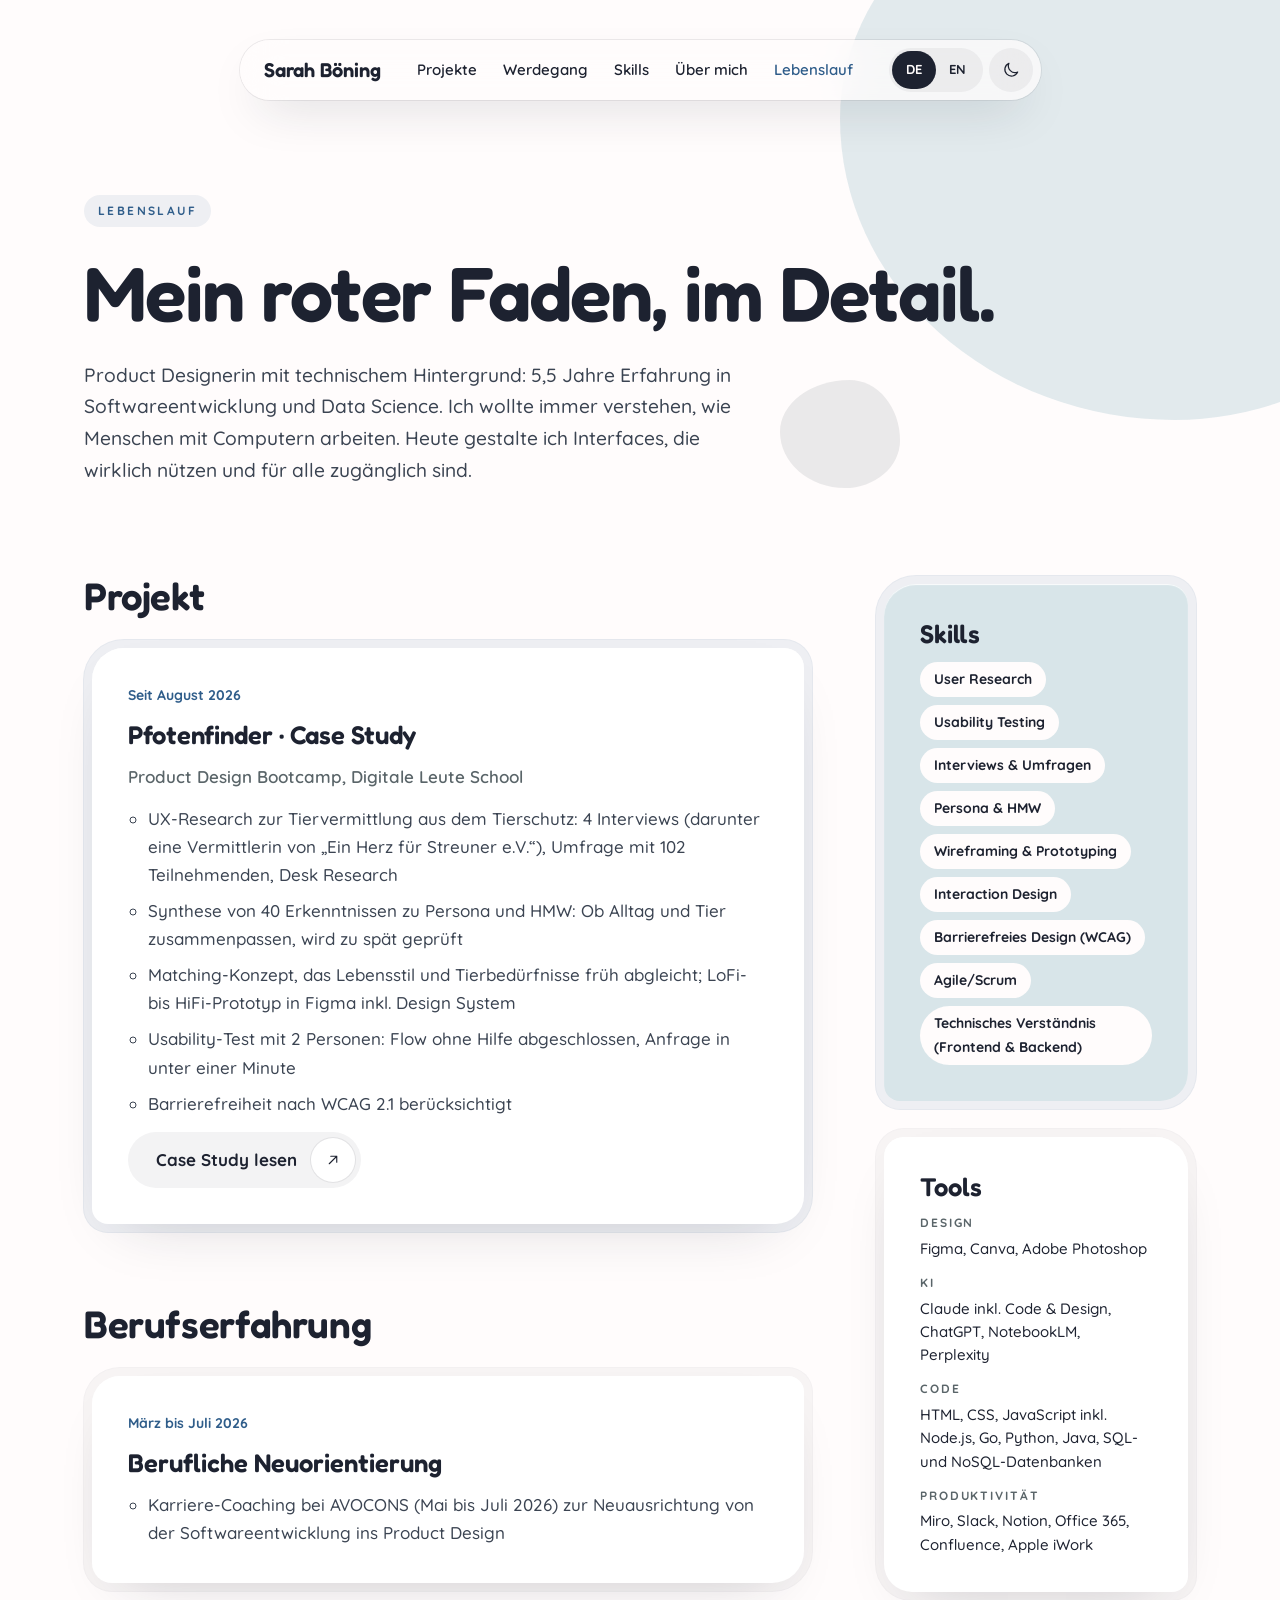
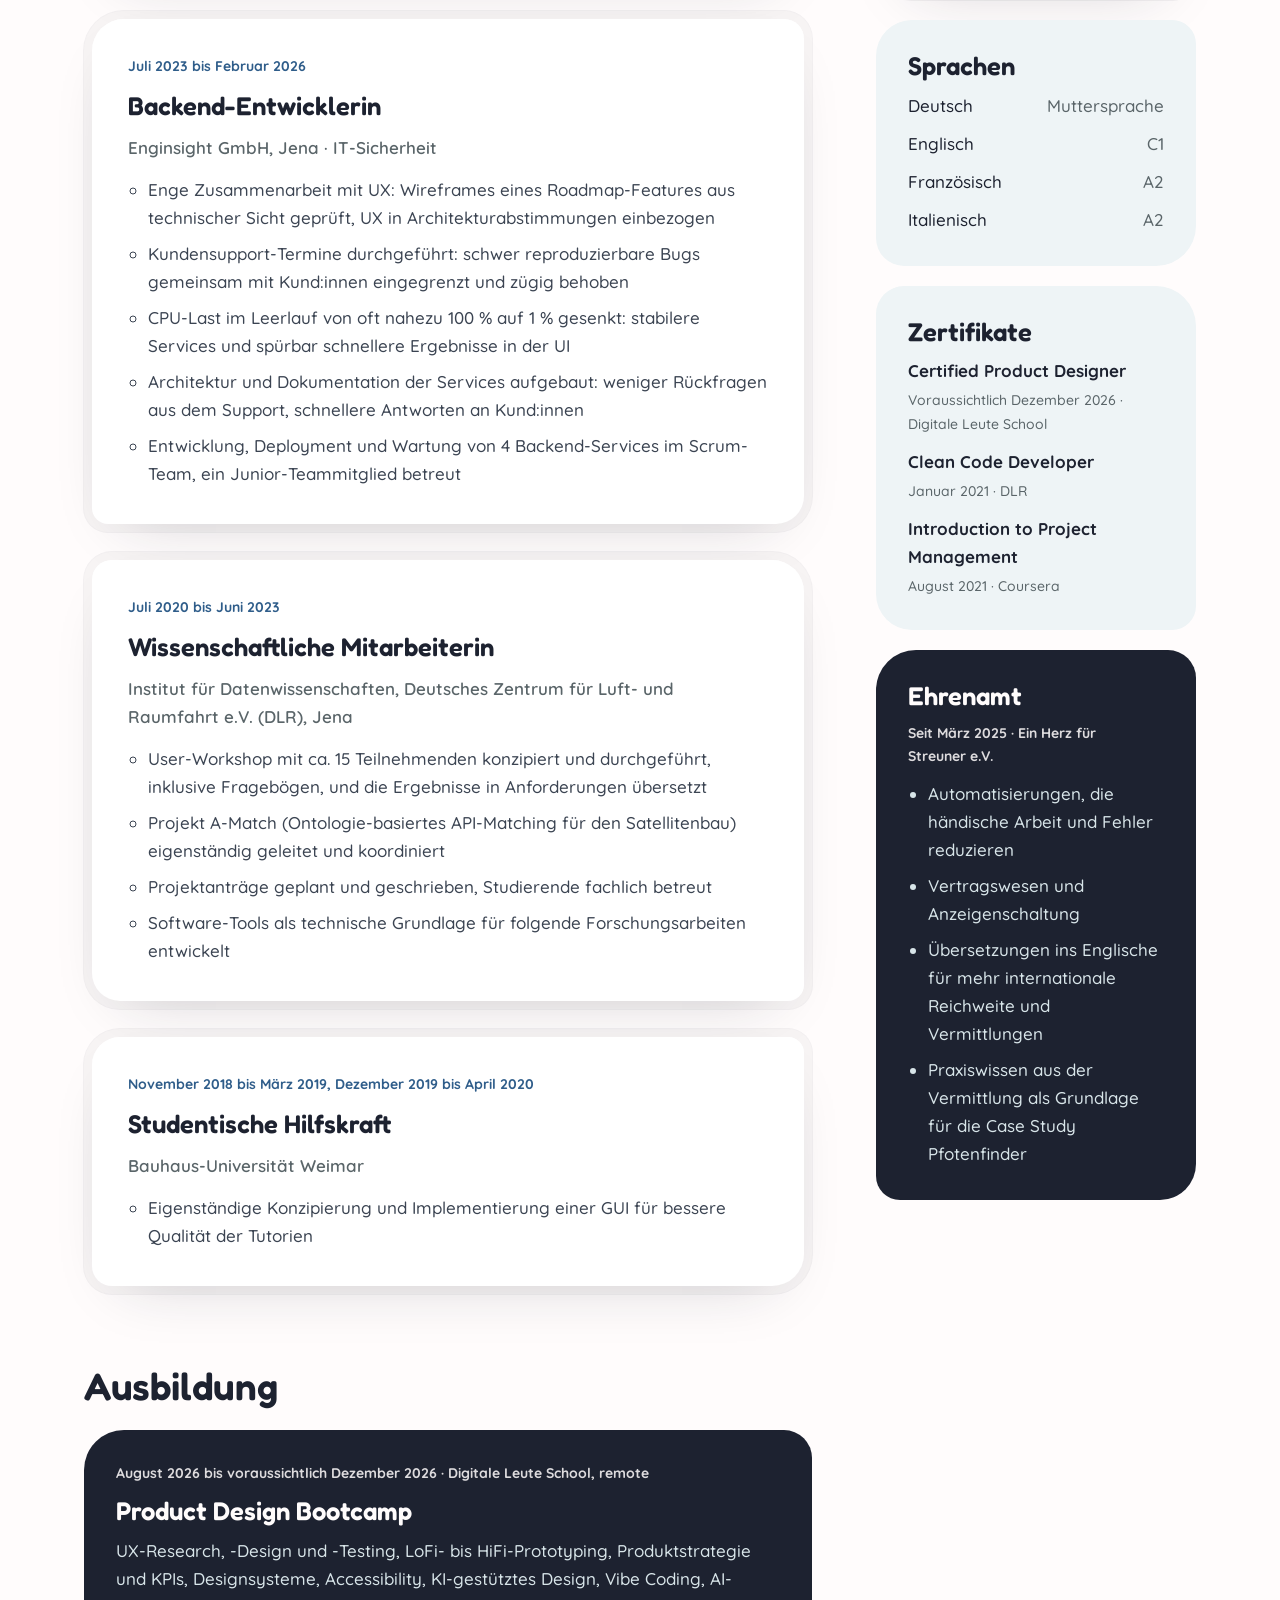
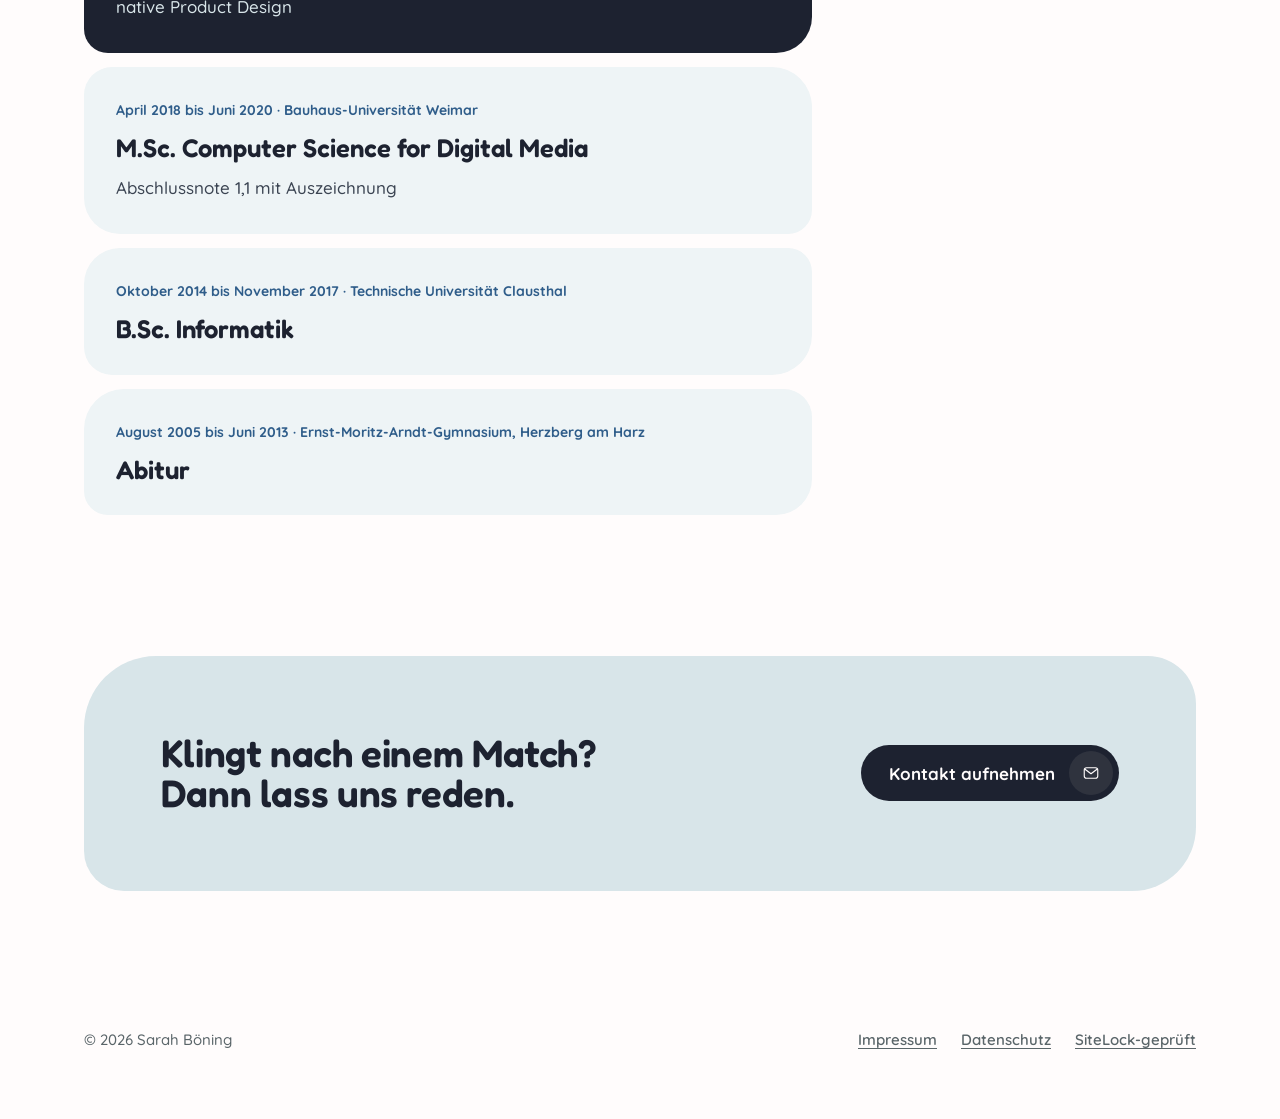
<file: lebenslauf.html>
<!doctype html>
<html lang="de">
<head>
  <meta charset="utf-8">
  <meta name="viewport" content="width=device-width, initial-scale=1">
  <title>Lebenslauf · Sarah Böning</title>
  <meta name="description" content="Lebenslauf von Sarah Böning: Product Designerin mit Erfahrung als Backend-Entwicklerin und wissenschaftliche Mitarbeiterin am DLR.">
  <meta name="theme-color" content="#fffcfc" media="(prefers-color-scheme: light)">
  <meta name="theme-color" content="#1d2230" media="(prefers-color-scheme: dark)">
  <meta name="referrer" content="no-referrer">
  <link rel="icon" href="assets/img/favicon.svg" type="image/svg+xml">
  <link rel="preload" href="assets/fonts/fredoka.woff2" as="font" type="font/woff2" crossorigin>
  <link rel="preload" href="assets/fonts/quicksand.woff2" as="font" type="font/woff2" crossorigin>
  <link rel="stylesheet" href="assets/css/style.css">
  <script src="assets/js/theme-init.js"></script>
  <script src="assets/js/main.js" defer></script>
</head>
<body>
<a class="skip-link" href="#inhalt">Zum Inhalt springen</a>
<div class="page" id="top">
  <header class="site-header">
    <div class="header-island">
      <a class="brand" href="index.html">Sarah Böning</a>
      <nav class="nav" aria-label="Hauptnavigation">
          <a href="projekte.html">Projekte</a>
          <a href="index.html#weg">Werdegang</a>
          <a href="index.html#skills">Skills</a>
          <a href="index.html#ueber">Über mich</a>
          <a href="lebenslauf.html" aria-current="page">Lebenslauf</a>
      </nav>
      <div class="header-tools">
        <div class="lang-switch" role="group" aria-label="Sprache">
          <a aria-current="true"><span aria-hidden="true">DE</span><span class="visually-hidden">Deutsch</span></a>
          <a href="en/cv.html" lang="en" hreflang="en"><span aria-hidden="true">EN</span><span class="visually-hidden">English</span></a>
        </div>
        <button class="icon-btn theme-toggle" type="button" aria-pressed="false" aria-label="Dunkles Design">
          <svg class="icon icon--20 icon-moon" viewBox="0 0 24 24" aria-hidden="true"><path d="M20 14.5A8 8 0 0 1 9.5 4a8 8 0 1 0 10.5 10.5z"/></svg>
          <svg class="icon icon--20 icon-sun" viewBox="0 0 24 24" aria-hidden="true"><circle cx="12" cy="12" r="4"/><path d="M12 2.5v2M12 19.5v2M2.5 12h2M19.5 12h2M5.3 5.3l1.4 1.4M17.3 17.3l1.4 1.4M5.3 18.7l1.4-1.4M17.3 6.7l1.4-1.4"/></svg>
        </button>
        <button class="icon-btn menu-toggle" type="button" aria-expanded="false" aria-controls="mobile-nav" aria-label="Menü öffnen" data-label-open="Menü öffnen" data-label-close="Menü schließen">
          <span></span><span></span>
        </button>
      </div>
    </div>
  </header>
  <nav class="mobile-nav" id="mobile-nav" aria-label="Hauptnavigation">
      <a href="projekte.html">Projekte</a>
    <a href="index.html#weg">Werdegang</a>
    <a href="index.html#skills">Skills</a>
    <a href="index.html#ueber">Über mich</a>
    <a href="lebenslauf.html" aria-current="page">Lebenslauf</a>
    <a href="index.html#kontakt">Kontakt</a>
  </nav>

  <main id="inhalt">
    <div class="blob" aria-hidden="true" style="top:-160px;right:-180px;width:620px;height:580px;opacity:.75"></div>
    <div class="blob blob--2" aria-hidden="true" style="top:380px;right:380px;width:120px;height:108px"></div>

    <section class="container relative" style="padding-block:clamp(64px,9vw,128px) clamp(64px,7vw,96px)" aria-labelledby="cv-title">
      <div class="stack" style="gap:28px">
        <p class="eyebrow">Lebenslauf</p>
        <h1 id="cv-title" class="display-1" style="max-width:12em;font-size:clamp(46px,6vw,84px)">Mein roter Faden, im Detail.</h1>
        <p class="lead">Product Designerin mit technischem Hintergrund: 5,5 Jahre Erfahrung in Softwareentwicklung und Data Science. Ich wollte immer verstehen, wie Menschen mit Computern arbeiten. Heute gestalte ich Interfaces, die wirklich nützen und für alle zugänglich sind.</p>
      </div>
    </section>

    <div class="container cv-layout relative" style="padding-bottom:var(--section)">
      <div class="cv-main">
        <section aria-labelledby="proj" class="stack" style="gap:24px;align-items:stretch">
          <h2 id="proj" class="display-2" style="font-size:clamp(30px,3vw,40px)">Projekt</h2>
          <ol class="cv-list">
            <li class="shell shell--accent reveal"><article class="core">
              <p class="meta">Seit August 2026</p>
              <h3 class="display-3">Pfotenfinder · Case Study</h3>
              <p class="muted" style="font-weight:600">Product Design Bootcamp, Digitale Leute School</p>
              <ul class="list body-2">
                <li>UX-Research zur Tiervermittlung aus dem Tierschutz: 4 Interviews (darunter eine Vermittlerin von „Ein Herz für Streuner e.V.“), Umfrage mit 102 Teilnehmenden, Desk Research</li>
                <li>Synthese von 40 Erkenntnissen zu Persona und HMW: Ob Alltag und Tier zusammenpassen, wird zu spät geprüft</li>
                <li>Matching-Konzept, das Lebensstil und Tierbedürfnisse früh abgleicht; LoFi- bis HiFi-Prototyp in Figma inkl. Design System</li>
                <li>Usability-Test mit 2 Personen: Flow ohne Hilfe abgeschlossen, Anfrage in unter einer Minute</li>
                <li>Barrierefreiheit nach WCAG 2.1 berücksichtigt</li>
              </ul>
              <p><a class="btn btn--soft btn--icon" href="projekte/pfotenfinder.html">Case Study lesen <span class="btn__icon"><svg class="icon" viewBox="0 0 24 24" aria-hidden="true"><path d="M7 17L17 7M9 7h8v8"/></svg></span></a></p>
            </article></li>
          </ol>
        </section>

        <section aria-labelledby="exp" class="stack" style="gap:24px;align-items:stretch">
          <h2 id="exp" class="display-2" style="font-size:clamp(30px,3vw,40px)">Berufserfahrung</h2>
          <ol class="cv-list">
            <li class="shell shell--c reveal"><article class="core">
              <p class="meta">März bis Juli 2026</p>
              <h3 class="display-3">Berufliche Neuorientierung</h3>
              <ul class="list body-2">
                <li>Karriere-Coaching bei AVOCONS (Mai bis Juli 2026) zur Neuausrichtung von der Softwareentwicklung ins Product Design</li>
              </ul>
            </article></li>
            <li class="shell reveal"><article class="core">
              <p class="meta">Juli 2023 bis Februar 2026</p>
              <h3 class="display-3">Backend-Entwicklerin</h3>
              <p class="muted" style="font-weight:600">Enginsight GmbH, Jena · IT-Sicherheit</p>
              <ul class="list body-2">
                <li>Enge Zusammenarbeit mit UX: Wireframes eines Roadmap-Features aus technischer Sicht geprüft, UX in Architekturabstimmungen einbezogen</li>
                <li>Kundensupport-Termine durchgeführt: schwer reproduzierbare Bugs gemeinsam mit Kund:innen eingegrenzt und zügig behoben</li>
                <li>CPU-Last im Leerlauf von oft nahezu 100 % auf 1 % gesenkt: stabilere Services und spürbar schnellere Ergebnisse in der UI</li>
                <li>Architektur und Dokumentation der Services aufgebaut: weniger Rückfragen aus dem Support, schnellere Antworten an Kund:innen</li>
                <li>Entwicklung, Deployment und Wartung von 4 Backend-Services im Scrum-Team, ein Junior-Teammitglied betreut</li>
              </ul>
            </article></li>
            <li class="shell shell--b reveal"><article class="core">
              <p class="meta">Juli 2020 bis Juni 2023</p>
              <h3 class="display-3">Wissenschaftliche Mitarbeiterin</h3>
              <p class="muted" style="font-weight:600">Institut für Datenwissenschaften, Deutsches Zentrum für Luft- und Raumfahrt e.V. (DLR), Jena</p>
              <ul class="list body-2">
                <li>User-Workshop mit ca. 15 Teilnehmenden konzipiert und durchgeführt, inklusive Fragebögen, und die Ergebnisse in Anforderungen übersetzt</li>
                <li>Projekt A-Match (Ontologie-basiertes API-Matching für den Satellitenbau) eigenständig geleitet und koordiniert</li>
                <li>Projektanträge geplant und geschrieben, Studierende fachlich betreut</li>
                <li>Software-Tools als technische Grundlage für folgende Forschungsarbeiten entwickelt</li>
              </ul>
            </article></li>
            <li class="shell shell--c reveal"><article class="core">
              <p class="meta">November 2018 bis März 2019, Dezember 2019 bis April 2020</p>
              <h3 class="display-3">Studentische Hilfskraft</h3>
              <p class="muted" style="font-weight:600">Bauhaus-Universität Weimar</p>
              <ul class="list body-2">
                <li>Eigenständige Konzipierung und Implementierung einer GUI für bessere Qualität der Tutorien</li>
              </ul>
            </article></li>
          </ol>
        </section>

        <section aria-labelledby="edu" class="stack" style="gap:24px;align-items:stretch">
          <h2 id="edu" class="display-2" style="font-size:clamp(30px,3vw,40px)">Ausbildung</h2>
          <ol class="cv-list" style="gap:14px">
            <li class="panel panel--ink reveal">
              <p class="meta" style="color:inherit;opacity:.85">August 2026 bis voraussichtlich Dezember 2026 · Digitale Leute School, remote</p>
              <h3 class="display-3">Product Design Bootcamp</h3>
              <p class="body-2">UX-Research, -Design und -Testing, LoFi- bis HiFi-Prototyping, Produktstrategie und KPIs, Designsysteme, Accessibility, KI-gestütztes Design, Vibe Coding, AI-native Product Design</p>
            </li>
            <li class="panel panel--b reveal">
              <p class="meta">April 2018 bis Juni 2020 · Bauhaus-Universität Weimar</p>
              <h3 class="display-3">M.Sc. Computer Science for Digital Media</h3>
              <p class="body-2">Abschlussnote 1,1 mit Auszeichnung</p>
            </li>
            <li class="panel panel--c reveal">
              <p class="meta">Oktober 2014 bis November 2017 · Technische Universität Clausthal</p>
              <h3 class="display-3">B.Sc. Informatik</h3>
            </li>
            <li class="panel reveal">
              <p class="meta">August 2005 bis Juni 2013 · Ernst-Moritz-Arndt-Gymnasium, Herzberg am Harz</p>
              <h3 class="display-3">Abitur</h3>
            </li>
          </ol>
        </section>
      </div>

      <aside class="cv-side" aria-label="Skills und mehr">
        <section class="shell shell--accent reveal" aria-labelledby="sk">
          <div class="core core--azure">
            <h2 id="sk" class="display-3">Skills</h2>
            <ul class="chips" style="font-size:14px">
              <li style="background:var(--bg)">User Research</li>
              <li style="background:var(--bg)">Usability Testing</li>
              <li style="background:var(--bg)">Interviews &amp; Umfragen</li>
              <li style="background:var(--bg)">Persona &amp; HMW</li>
              <li style="background:var(--bg)">Wireframing &amp; Prototyping</li>
              <li style="background:var(--bg)">Interaction Design</li>
              <li style="background:var(--bg)">Barrierefreies Design (WCAG)</li>
              <li style="background:var(--bg)">Agile/Scrum</li>
              <li style="background:var(--bg)">Technisches Verständnis (Frontend &amp; Backend)</li>
            </ul>
          </div>
        </section>
        <section class="shell shell--b reveal" aria-labelledby="tools">
          <div class="core">
            <h2 id="tools" class="display-3">Tools</h2>
            <dl class="tools">
              <div><dt class="kicker">Design</dt><dd>Figma, Canva, Adobe Photoshop</dd></div>
              <div><dt class="kicker">KI</dt><dd>Claude inkl. Code &amp; Design, ChatGPT, NotebookLM, Perplexity</dd></div>
              <div><dt class="kicker">Code</dt><dd>HTML, CSS, JavaScript inkl. Node.js, Go, Python, Java, SQL- und NoSQL-Datenbanken</dd></div>
              <div><dt class="kicker">Produktivität</dt><dd>Miro, Slack, Notion, Office 365, Confluence, Apple iWork</dd></div>
            </dl>
          </div>
        </section>
        <section class="panel panel--c reveal" aria-labelledby="lang">
          <h2 id="lang" class="display-3">Sprachen</h2>
          <ul class="lang-list">
            <li><span>Deutsch</span><span>Muttersprache</span></li>
            <li><span>Englisch</span><span>C1</span></li>
            <li><span>Französisch</span><span>A2</span></li>
            <li><span>Italienisch</span><span>A2</span></li>
          </ul>
        </section>
        <section class="panel panel--b reveal" aria-labelledby="cert">
          <h2 id="cert" class="display-3">Zertifikate</h2>
          <ul class="facts-list" style="gap:12px">
            <li><strong>Certified Product Designer</strong><span class="muted" style="font-size:14px">Voraussichtlich Dezember 2026 · Digitale Leute School</span></li>
            <li><strong>Clean Code Developer</strong><span class="muted" style="font-size:14px">Januar 2021 · DLR</span></li>
            <li><strong>Introduction to Project Management</strong><span class="muted" style="font-size:14px">August 2021 · Coursera</span></li>
          </ul>
        </section>
        <section class="panel panel--ink reveal" aria-labelledby="vol">
          <h2 id="vol" class="display-3">Ehrenamt</h2>
          <p class="meta" style="color:inherit;opacity:.85">Seit März 2025 · Ein Herz für Streuner e.V.</p>
          <ul class="list">
            <li>Automatisierungen, die händische Arbeit und Fehler reduzieren</li>
            <li>Vertragswesen und Anzeigenschaltung</li>
            <li>Übersetzungen ins Englische für mehr internationale Reichweite und Vermittlungen</li>
            <li>Praxiswissen aus der Vermittlung als Grundlage für die Case Study Pfotenfinder</li>
          </ul>
        </section>
      </aside>
    </div>

    <section class="container" style="padding-bottom:clamp(96px,10vw,128px)" aria-labelledby="cv-cta">
      <div class="about reveal" style="display:flex;flex-wrap:wrap;justify-content:space-between;align-items:center;gap:28px;border-radius:72px 48px 64px 40px">
        <h2 id="cv-cta" class="display-2" style="max-width:15em;font-size:clamp(28px,3vw,40px)">Klingt nach einem Match? Dann lass uns reden.</h2>
        <a class="btn btn--ink btn--icon" href="mailto:info@sarahboening.de">Kontakt aufnehmen <span class="btn__icon"><svg class="icon" viewBox="0 0 24 24" aria-hidden="true"><rect x="3" y="5" width="18" height="14" rx="3"/><path d="M4 7l8 6 8-6"/></svg></span></a>
      </div>
    </section>
  </main>

  <footer class="site-footer">
    <p>© 2026 Sarah Böning</p>
    <nav aria-label="Rechtliches">
      <a href="impressum.html">Impressum</a>
      <a href="datenschutz.html">Datenschutz</a>
      <a href="https://www.sitelock.com/verify.php?site=sarahboening.de" rel="noopener noreferrer" target="_blank">SiteLock-geprüft</a>
    </nav>
  </footer>
</div>
</body>
</html>
</file>
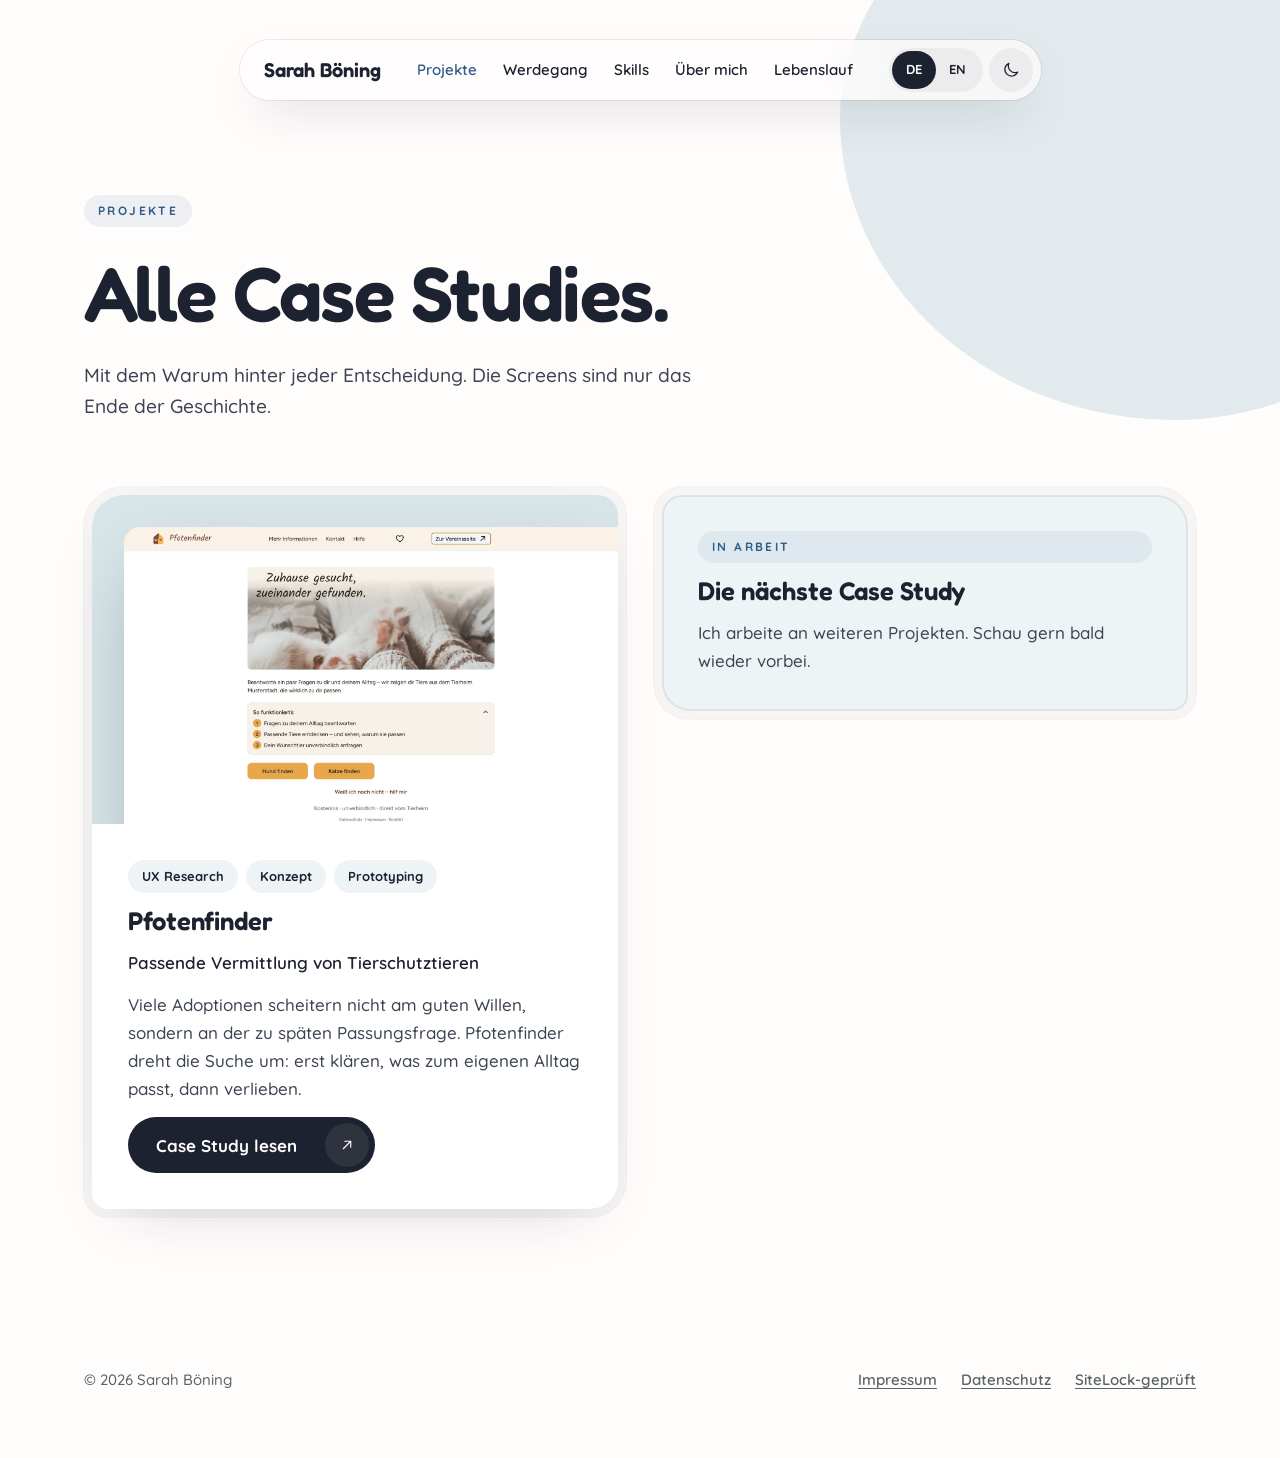
<file: projekte.html>
<!doctype html>
<html lang="de">
<head>
  <meta charset="utf-8">
  <meta name="viewport" content="width=device-width, initial-scale=1">
  <title>Projekte · Sarah Böning</title>
  <meta name="description" content="Alle Case Studies von Sarah Böning im Überblick: Product Design mit Research, Konzept und Prototyping.">
  <meta name="theme-color" content="#fffcfc" media="(prefers-color-scheme: light)">
  <meta name="theme-color" content="#1d2230" media="(prefers-color-scheme: dark)">
  <meta name="referrer" content="no-referrer">
  <link rel="icon" href="assets/img/favicon.svg" type="image/svg+xml">
  <link rel="preload" href="assets/fonts/fredoka.woff2" as="font" type="font/woff2" crossorigin>
  <link rel="preload" href="assets/fonts/quicksand.woff2" as="font" type="font/woff2" crossorigin>
  <link rel="stylesheet" href="assets/css/style.css">
  <script src="assets/js/theme-init.js"></script>
  <script src="assets/js/main.js" defer></script>
</head>
<body>
<a class="skip-link" href="#inhalt">Zum Inhalt springen</a>
<div class="page" id="top">
  <header class="site-header">
    <div class="header-island">
      <a class="brand" href="index.html">Sarah Böning</a>
      <nav class="nav" aria-label="Hauptnavigation">
          <a href="projekte.html" aria-current="page">Projekte</a>
          <a href="index.html#weg">Werdegang</a>
          <a href="index.html#skills">Skills</a>
          <a href="index.html#ueber">Über mich</a>
          <a href="lebenslauf.html">Lebenslauf</a>
      </nav>
      <div class="header-tools">
        <div class="lang-switch" role="group" aria-label="Sprache">
          <a aria-current="true"><span aria-hidden="true">DE</span><span class="visually-hidden">Deutsch</span></a>
          <a href="en/projects.html" lang="en" hreflang="en"><span aria-hidden="true">EN</span><span class="visually-hidden">English</span></a>
        </div>
        <button class="icon-btn theme-toggle" type="button" aria-pressed="false" aria-label="Dunkles Design">
          <svg class="icon icon--20 icon-moon" viewBox="0 0 24 24" aria-hidden="true"><path d="M20 14.5A8 8 0 0 1 9.5 4a8 8 0 1 0 10.5 10.5z"/></svg>
          <svg class="icon icon--20 icon-sun" viewBox="0 0 24 24" aria-hidden="true"><circle cx="12" cy="12" r="4"/><path d="M12 2.5v2M12 19.5v2M2.5 12h2M19.5 12h2M5.3 5.3l1.4 1.4M17.3 17.3l1.4 1.4M5.3 18.7l1.4-1.4M17.3 6.7l1.4-1.4"/></svg>
        </button>
        <button class="icon-btn menu-toggle" type="button" aria-expanded="false" aria-controls="mobile-nav" aria-label="Menü öffnen" data-label-open="Menü öffnen" data-label-close="Menü schließen">
          <span></span><span></span>
        </button>
      </div>
    </div>
  </header>
  <nav class="mobile-nav" id="mobile-nav" aria-label="Hauptnavigation">
      <a href="projekte.html" aria-current="page">Projekte</a>
    <a href="index.html#weg">Werdegang</a>
    <a href="index.html#skills">Skills</a>
    <a href="index.html#ueber">Über mich</a>
    <a href="lebenslauf.html">Lebenslauf</a>
    <a href="index.html#kontakt">Kontakt</a>
  </nav>

  <main id="inhalt">
    <div class="blob" aria-hidden="true" style="top:-160px;right:-180px;width:620px;height:580px;opacity:.75"></div>

    <section class="container relative" style="padding-block:clamp(64px,9vw,128px) clamp(40px,5vw,64px)" aria-labelledby="projekte-title">
      <div class="stack" style="gap:28px">
        <p class="eyebrow">Projekte</p>
        <h1 id="projekte-title" class="display-1" style="max-width:12em;font-size:clamp(46px,6vw,84px)">Alle Case Studies.</h1>
        <p class="lead">Mit dem Warum hinter jeder Entscheidung. Die Screens sind nur das Ende der Geschichte.</p>
      </div>
    </section>

    <section class="container relative" style="padding-bottom:var(--section)" aria-label="Case Studies">
      <ul class="project-list">
        <li class="shell project-card reveal">
          <article class="core">
            <div class="project-card__media">
              <img src="assets/img/pfotenfinder-desktop.webp" width="1600" height="1138" loading="lazy" alt="">
            </div>
            <div class="project-card__body">
              <ul class="chips" aria-label="Themen">
                <li>UX Research</li><li>Konzept</li><li>Prototyping</li>
              </ul>
              <h2 class="display-3">Pfotenfinder</h2>
              <p style="font-weight:600">Passende Vermittlung von Tierschutztieren</p>
              <p class="body-2">Viele Adoptionen scheitern nicht am guten Willen, sondern an der zu späten Passungsfrage. Pfotenfinder dreht die Suche um: erst klären, was zum eigenen Alltag passt, dann verlieben.</p>
              <a class="btn btn--ink btn--icon stretched-link" href="projekte/pfotenfinder.html">Case Study lesen<span class="visually-hidden">: Pfotenfinder</span> <span class="btn__icon"><svg class="icon" viewBox="0 0 24 24" aria-hidden="true"><path d="M7 17L17 7M9 7h8v8"/></svg></span></a>
            </div>
          </article>
        </li>
        <!-- TODO: Nächste Case Study als weiteren <li class="shell project-card reveal"> hier einfügen (und die "in Arbeit"-Karte darunter entfernen) -->
        <li class="shell shell--b project-card project-card--soon reveal">
          <div class="core">
            <p class="eyebrow">In Arbeit</p>
            <h2 class="display-3">Die nächste Case Study</h2>
            <p class="body-2">Ich arbeite an weiteren Projekten. Schau gern bald wieder vorbei.</p>
          </div>
        </li>
      </ul>
    </section>
  </main>


  <footer class="site-footer">
    <p>© 2026 Sarah Böning</p>
    <nav aria-label="Rechtliches">
      <a href="impressum.html">Impressum</a>
      <a href="datenschutz.html">Datenschutz</a>
      <a href="https://www.sitelock.com/verify.php?site=sarahboening.de" rel="noopener noreferrer" target="_blank">SiteLock-geprüft</a>
    </nav>
  </footer>
</div>
</body>
</html>
</file>
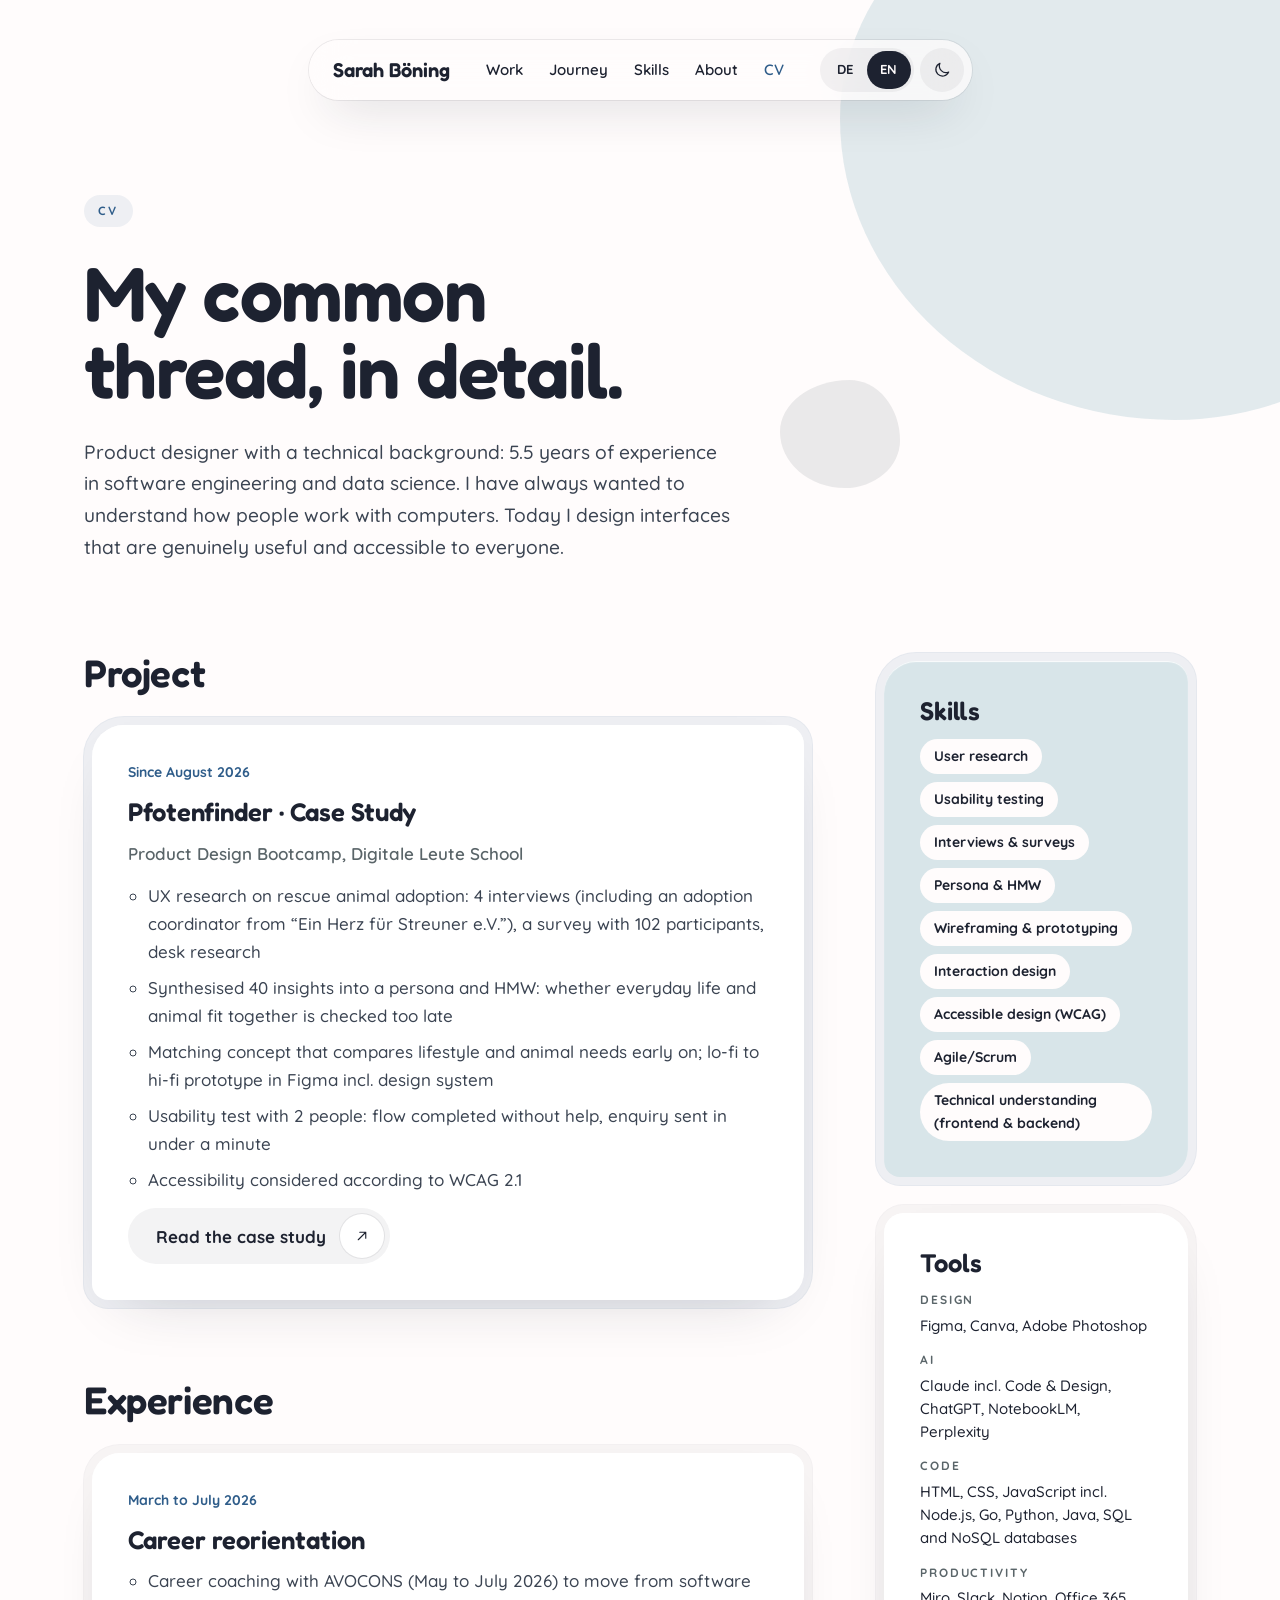
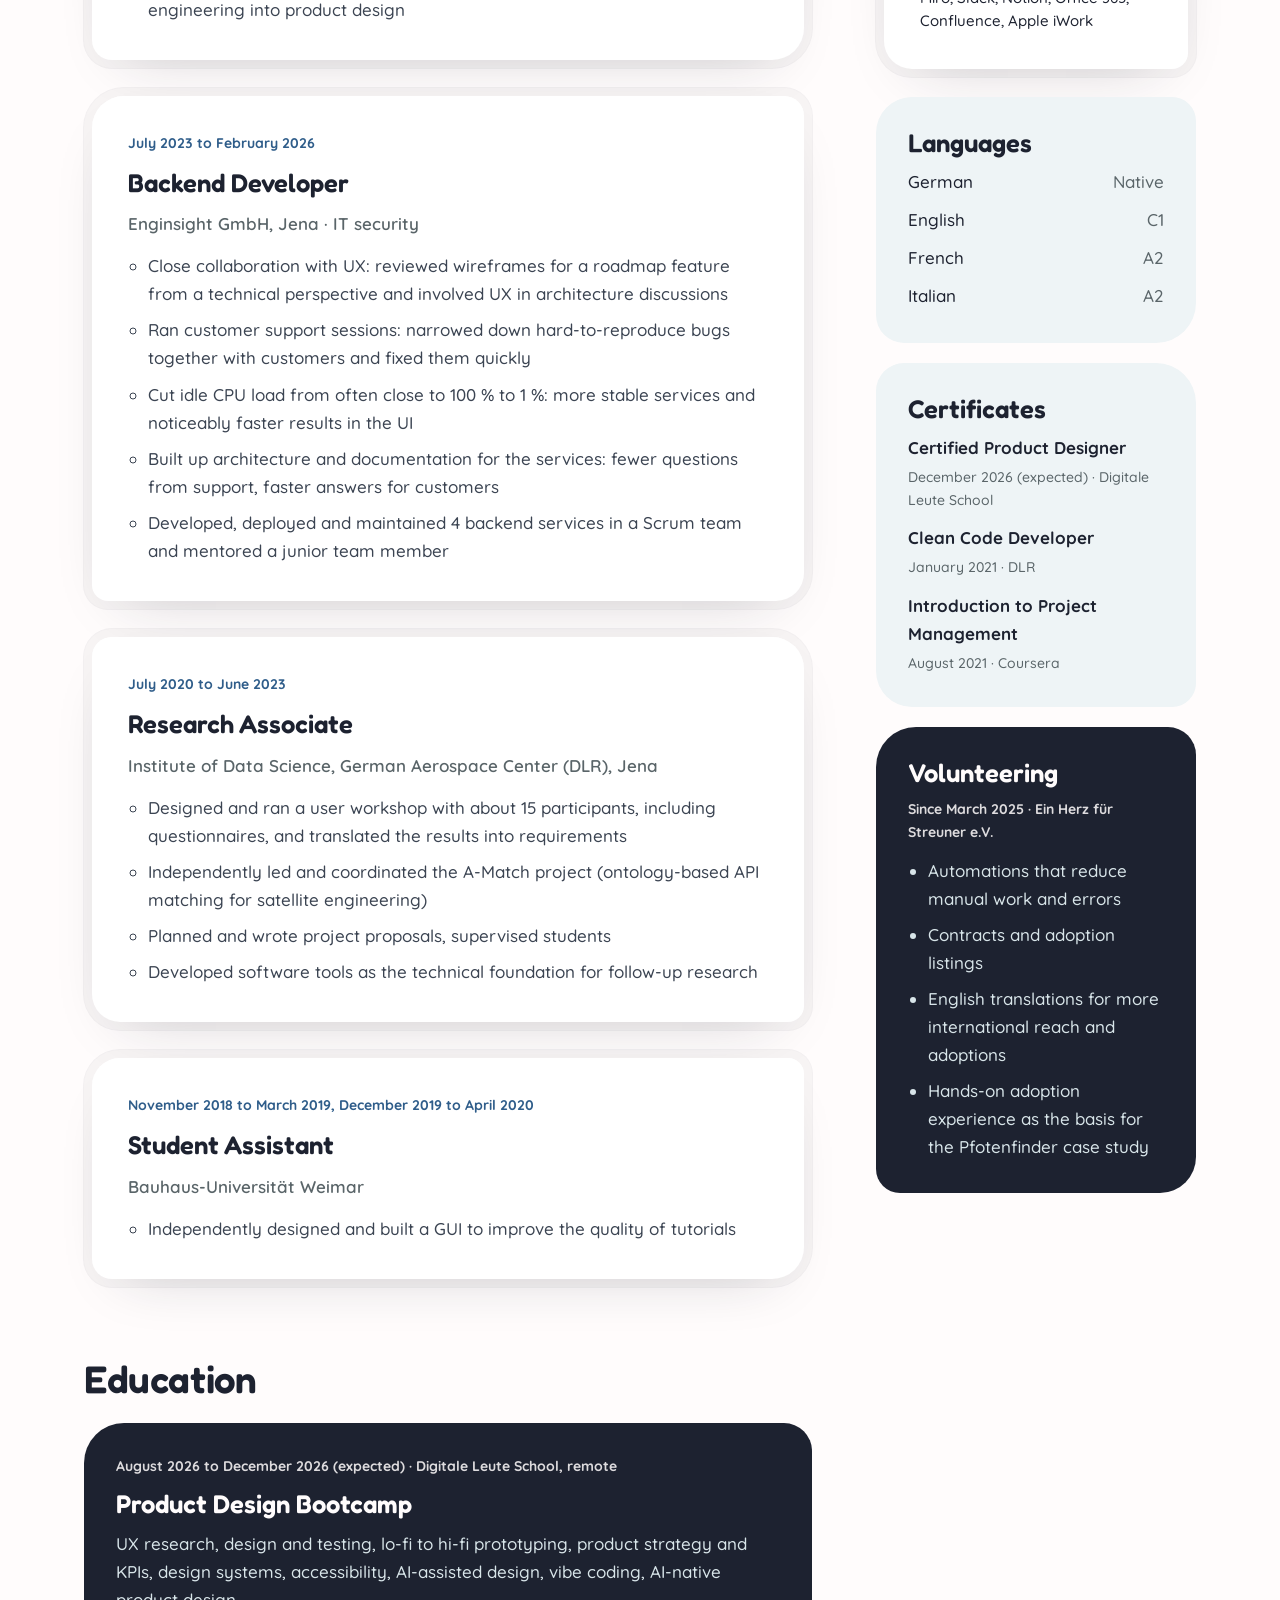
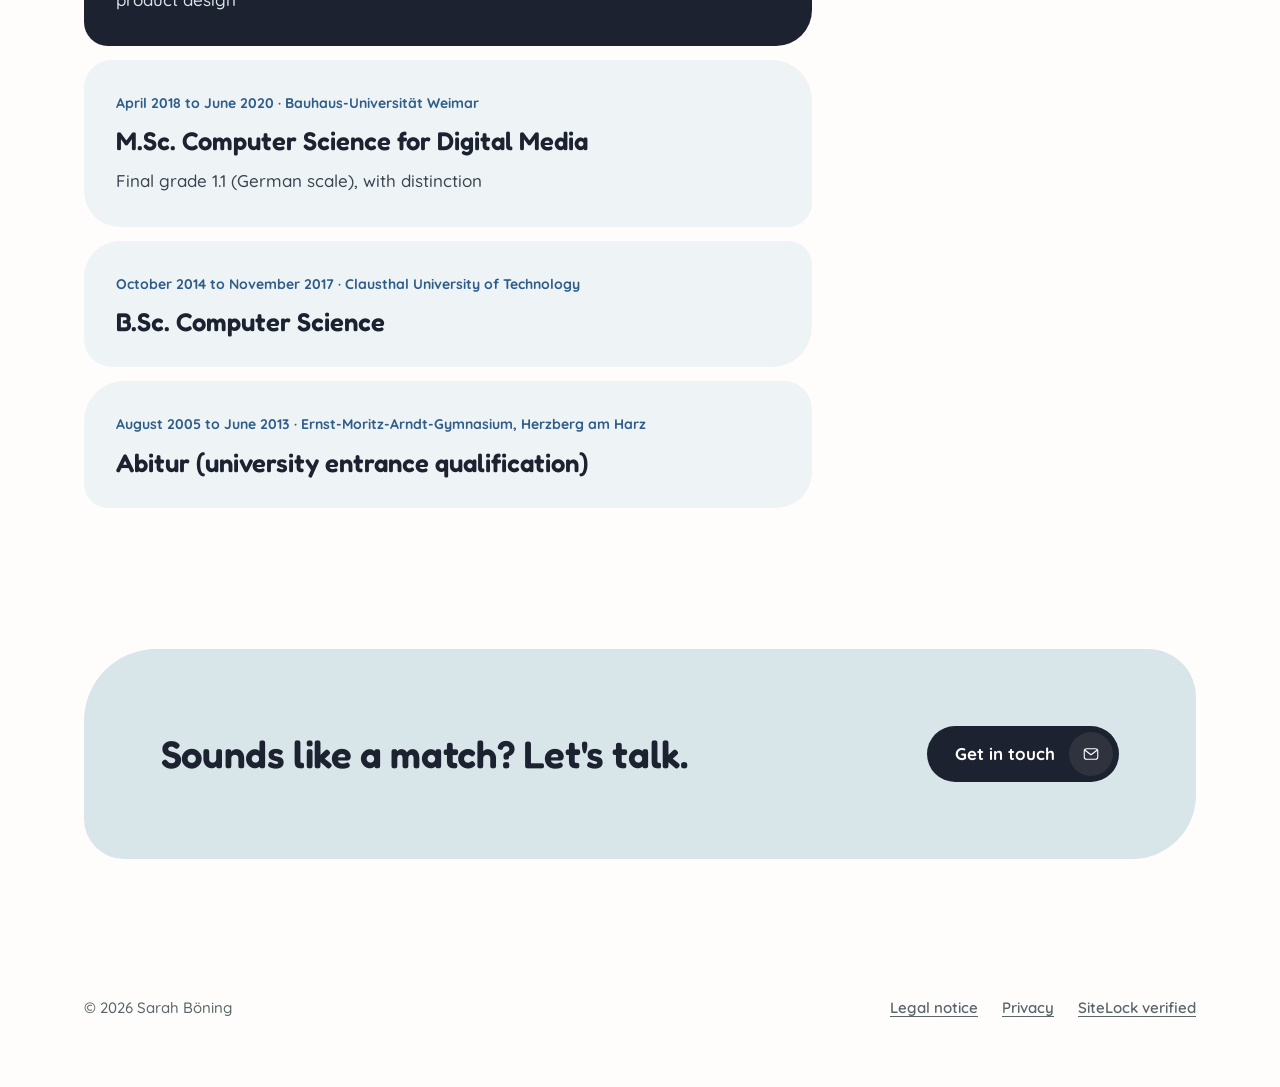
<file: en/cv.html>
<!doctype html>
<html lang="en">
<head>
  <meta charset="utf-8">
  <meta name="viewport" content="width=device-width, initial-scale=1">
  <title>CV · Sarah Böning</title>
  <meta name="description" content="CV of Sarah Böning: product designer with a background as a backend developer and research associate at the German Aerospace Center (DLR).">
  <meta name="theme-color" content="#fffcfc" media="(prefers-color-scheme: light)">
  <meta name="theme-color" content="#1d2230" media="(prefers-color-scheme: dark)">
  <meta name="referrer" content="no-referrer">
  <link rel="icon" href="../assets/img/favicon.svg" type="image/svg+xml">
  <link rel="preload" href="../assets/fonts/fredoka.woff2" as="font" type="font/woff2" crossorigin>
  <link rel="preload" href="../assets/fonts/quicksand.woff2" as="font" type="font/woff2" crossorigin>
  <link rel="stylesheet" href="../assets/css/style.css">
  <script src="../assets/js/theme-init.js"></script>
  <script src="../assets/js/main.js" defer></script>
</head>
<body>
<a class="skip-link" href="#inhalt">Skip to content</a>
<div class="page" id="top">
  <header class="site-header">
    <div class="header-island">
      <a class="brand" href="../en/index.html">Sarah Böning</a>
      <nav class="nav" aria-label="Main navigation">
          <a href="../en/projects.html">Work</a>
          <a href="../en/index.html#journey">Journey</a>
          <a href="../en/index.html#skills">Skills</a>
          <a href="../en/index.html#about">About</a>
          <a href="../en/cv.html" aria-current="page">CV</a>
      </nav>
      <div class="header-tools">
        <div class="lang-switch" role="group" aria-label="Language">
          <a href="../lebenslauf.html" lang="de" hreflang="de"><span aria-hidden="true">DE</span><span class="visually-hidden">Deutsch</span></a>
          <a aria-current="true"><span aria-hidden="true">EN</span><span class="visually-hidden">English</span></a>
        </div>
        <button class="icon-btn theme-toggle" type="button" aria-pressed="false" aria-label="Dark mode">
          <svg class="icon icon--20 icon-moon" viewBox="0 0 24 24" aria-hidden="true"><path d="M20 14.5A8 8 0 0 1 9.5 4a8 8 0 1 0 10.5 10.5z"/></svg>
          <svg class="icon icon--20 icon-sun" viewBox="0 0 24 24" aria-hidden="true"><circle cx="12" cy="12" r="4"/><path d="M12 2.5v2M12 19.5v2M2.5 12h2M19.5 12h2M5.3 5.3l1.4 1.4M17.3 17.3l1.4 1.4M5.3 18.7l1.4-1.4M17.3 6.7l1.4-1.4"/></svg>
        </button>
        <button class="icon-btn menu-toggle" type="button" aria-expanded="false" aria-controls="mobile-nav" aria-label="Open menu" data-label-open="Open menu" data-label-close="Close menu">
          <span></span><span></span>
        </button>
      </div>
    </div>
  </header>
  <nav class="mobile-nav" id="mobile-nav" aria-label="Main navigation">
    <a href="../en/projects.html">Work</a>
    <a href="../en/index.html#journey">Journey</a>
    <a href="../en/index.html#skills">Skills</a>
    <a href="../en/index.html#about">About</a>
    <a href="../en/cv.html" aria-current="page">CV</a>
    <a href="../en/index.html#contact">Contact</a>
  </nav>

  <main id="inhalt">
    <div class="blob" aria-hidden="true" style="top:-160px;right:-180px;width:620px;height:580px;opacity:.75"></div>
    <div class="blob blob--2" aria-hidden="true" style="top:380px;right:380px;width:120px;height:108px"></div>

    <section class="container relative" style="padding-block:clamp(64px,9vw,128px) clamp(64px,7vw,96px)" aria-labelledby="cv-title">
      <div class="stack" style="gap:28px">
        <p class="eyebrow">CV</p>
        <h1 id="cv-title" class="display-1" style="max-width:12em;font-size:clamp(46px,6vw,84px)">My common thread, in detail.</h1>
        <p class="lead">Product designer with a technical background: 5.5 years of experience in software engineering and data science. I have always wanted to understand how people work with computers. Today I design interfaces that are genuinely useful and accessible to everyone.</p>
      </div>
    </section>

    <div class="container cv-layout relative" style="padding-bottom:var(--section)">
      <div class="cv-main">
        <section aria-labelledby="proj" class="stack" style="gap:24px;align-items:stretch">
          <h2 id="proj" class="display-2" style="font-size:clamp(30px,3vw,40px)">Project</h2>
          <ol class="cv-list">
            <li class="shell shell--accent reveal"><article class="core">
              <p class="meta">Since August 2026</p>
              <h3 class="display-3">Pfotenfinder · Case Study</h3>
              <p class="muted" style="font-weight:600">Product Design Bootcamp, Digitale Leute School</p>
              <ul class="list body-2">
                <li>UX research on rescue animal adoption: 4 interviews (including an adoption coordinator from “Ein Herz für Streuner e.V.”), a survey with 102 participants, desk research</li>
                <li>Synthesised 40 insights into a persona and HMW: whether everyday life and animal fit together is checked too late</li>
                <li>Matching concept that compares lifestyle and animal needs early on; lo-fi to hi-fi prototype in Figma incl. design system</li>
                <li>Usability test with 2 people: flow completed without help, enquiry sent in under a minute</li>
                <li>Accessibility considered according to WCAG 2.1</li>
              </ul>
              <p><a class="btn btn--soft btn--icon" href="projects/pfotenfinder.html">Read the case study <span class="btn__icon"><svg class="icon" viewBox="0 0 24 24" aria-hidden="true"><path d="M7 17L17 7M9 7h8v8"/></svg></span></a></p>
            </article></li>
          </ol>
        </section>

        <section aria-labelledby="exp" class="stack" style="gap:24px;align-items:stretch">
          <h2 id="exp" class="display-2" style="font-size:clamp(30px,3vw,40px)">Experience</h2>
          <ol class="cv-list">
            <li class="shell shell--c reveal"><article class="core">
              <p class="meta">March to July 2026</p>
              <h3 class="display-3">Career reorientation</h3>
              <ul class="list body-2">
                <li>Career coaching with AVOCONS (May to July 2026) to move from software engineering into product design</li>
              </ul>
            </article></li>
            <li class="shell reveal"><article class="core">
              <p class="meta">July 2023 to February 2026</p>
              <h3 class="display-3">Backend Developer</h3>
              <p class="muted" style="font-weight:600">Enginsight GmbH, Jena · IT security</p>
              <ul class="list body-2">
                <li>Close collaboration with UX: reviewed wireframes for a roadmap feature from a technical perspective and involved UX in architecture discussions</li>
                <li>Ran customer support sessions: narrowed down hard-to-reproduce bugs together with customers and fixed them quickly</li>
                <li>Cut idle CPU load from often close to 100 % to 1 %: more stable services and noticeably faster results in the UI</li>
                <li>Built up architecture and documentation for the services: fewer questions from support, faster answers for customers</li>
                <li>Developed, deployed and maintained 4 backend services in a Scrum team and mentored a junior team member</li>
              </ul>
            </article></li>
            <li class="shell shell--b reveal"><article class="core">
              <p class="meta">July 2020 to June 2023</p>
              <h3 class="display-3">Research Associate</h3>
              <p class="muted" style="font-weight:600">Institute of Data Science, German Aerospace Center (DLR), Jena</p>
              <ul class="list body-2">
                <li>Designed and ran a user workshop with about 15 participants, including questionnaires, and translated the results into requirements</li>
                <li>Independently led and coordinated the A-Match project (ontology-based API matching for satellite engineering)</li>
                <li>Planned and wrote project proposals, supervised students</li>
                <li>Developed software tools as the technical foundation for follow-up research</li>
              </ul>
            </article></li>
            <li class="shell shell--c reveal"><article class="core">
              <p class="meta">November 2018 to March 2019, December 2019 to April 2020</p>
              <h3 class="display-3">Student Assistant</h3>
              <p class="muted" style="font-weight:600">Bauhaus-Universität Weimar</p>
              <ul class="list body-2">
                <li>Independently designed and built a GUI to improve the quality of tutorials</li>
              </ul>
            </article></li>
          </ol>
        </section>

        <section aria-labelledby="edu" class="stack" style="gap:24px;align-items:stretch">
          <h2 id="edu" class="display-2" style="font-size:clamp(30px,3vw,40px)">Education</h2>
          <ol class="cv-list" style="gap:14px">
            <li class="panel panel--ink reveal">
              <p class="meta" style="color:inherit;opacity:.85">August 2026 to December 2026 (expected) · Digitale Leute School, remote</p>
              <h3 class="display-3">Product Design Bootcamp</h3>
              <p class="body-2">UX research, design and testing, lo-fi to hi-fi prototyping, product strategy and KPIs, design systems, accessibility, AI-assisted design, vibe coding, AI-native product design</p>
            </li>
            <li class="panel panel--b reveal">
              <p class="meta">April 2018 to June 2020 · Bauhaus-Universität Weimar</p>
              <h3 class="display-3">M.Sc. Computer Science for Digital Media</h3>
              <p class="body-2">Final grade 1.1 (German scale), with distinction</p>
            </li>
            <li class="panel panel--c reveal">
              <p class="meta">October 2014 to November 2017 · Clausthal University of Technology</p>
              <h3 class="display-3">B.Sc. Computer Science</h3>
            </li>
            <li class="panel reveal">
              <p class="meta">August 2005 to June 2013 · Ernst-Moritz-Arndt-Gymnasium, Herzberg am Harz</p>
              <h3 class="display-3">Abitur (university entrance qualification)</h3>
            </li>
          </ol>
        </section>
      </div>

      <aside class="cv-side" aria-label="Skills and more">
        <section class="shell shell--accent reveal" aria-labelledby="sk">
          <div class="core core--azure">
            <h2 id="sk" class="display-3">Skills</h2>
            <ul class="chips" style="font-size:14px">
              <li style="background:var(--bg)">User research</li>
              <li style="background:var(--bg)">Usability testing</li>
              <li style="background:var(--bg)">Interviews &amp; surveys</li>
              <li style="background:var(--bg)">Persona &amp; HMW</li>
              <li style="background:var(--bg)">Wireframing &amp; prototyping</li>
              <li style="background:var(--bg)">Interaction design</li>
              <li style="background:var(--bg)">Accessible design (WCAG)</li>
              <li style="background:var(--bg)">Agile/Scrum</li>
              <li style="background:var(--bg)">Technical understanding (frontend &amp; backend)</li>
            </ul>
          </div>
        </section>
        <section class="shell shell--b reveal" aria-labelledby="tools">
          <div class="core">
            <h2 id="tools" class="display-3">Tools</h2>
            <dl class="tools">
              <div><dt class="kicker">Design</dt><dd>Figma, Canva, Adobe Photoshop</dd></div>
              <div><dt class="kicker">AI</dt><dd>Claude incl. Code &amp; Design, ChatGPT, NotebookLM, Perplexity</dd></div>
              <div><dt class="kicker">Code</dt><dd>HTML, CSS, JavaScript incl. Node.js, Go, Python, Java, SQL and NoSQL databases</dd></div>
              <div><dt class="kicker">Productivity</dt><dd>Miro, Slack, Notion, Office 365, Confluence, Apple iWork</dd></div>
            </dl>
          </div>
        </section>
        <section class="panel panel--c reveal" aria-labelledby="lang">
          <h2 id="lang" class="display-3">Languages</h2>
          <ul class="lang-list">
            <li><span>German</span><span>Native</span></li>
            <li><span>English</span><span>C1</span></li>
            <li><span>French</span><span>A2</span></li>
            <li><span>Italian</span><span>A2</span></li>
          </ul>
        </section>
        <section class="panel panel--b reveal" aria-labelledby="cert">
          <h2 id="cert" class="display-3">Certificates</h2>
          <ul class="facts-list" style="gap:12px">
            <li><strong>Certified Product Designer</strong><span class="muted" style="font-size:14px">December 2026 (expected) · Digitale Leute School</span></li>
            <li><strong>Clean Code Developer</strong><span class="muted" style="font-size:14px">January 2021 · DLR</span></li>
            <li><strong>Introduction to Project Management</strong><span class="muted" style="font-size:14px">August 2021 · Coursera</span></li>
          </ul>
        </section>
        <section class="panel panel--ink reveal" aria-labelledby="vol">
          <h2 id="vol" class="display-3">Volunteering</h2>
          <p class="meta" style="color:inherit;opacity:.85">Since March 2025 · Ein Herz für Streuner e.V.</p>
          <ul class="list">
            <li>Automations that reduce manual work and errors</li>
            <li>Contracts and adoption listings</li>
            <li>English translations for more international reach and adoptions</li>
            <li>Hands-on adoption experience as the basis for the Pfotenfinder case study</li>
          </ul>
        </section>
      </aside>
    </div>

    <section class="container" style="padding-bottom:clamp(96px,10vw,128px)" aria-labelledby="cv-cta">
      <div class="about reveal" style="display:flex;flex-wrap:wrap;justify-content:space-between;align-items:center;gap:28px;border-radius:72px 48px 64px 40px">
        <h2 id="cv-cta" class="display-2" style="max-width:15em;font-size:clamp(28px,3vw,40px)">Sounds like a match? Let's talk.</h2>
        <a class="btn btn--ink btn--icon" href="mailto:info@sarahboening.de">Get in touch <span class="btn__icon"><svg class="icon" viewBox="0 0 24 24" aria-hidden="true"><rect x="3" y="5" width="18" height="14" rx="3"/><path d="M4 7l8 6 8-6"/></svg></span></a>
      </div>
    </section>
  </main>

  <footer class="site-footer">
    <p>© 2026 Sarah Böning</p>
    <nav aria-label="Legal">
      <a href="../en/legal-notice.html">Legal notice</a>
      <a href="../en/privacy.html">Privacy</a>
      <a href="https://www.sitelock.com/verify.php?site=sarahboening.de" rel="noopener noreferrer" target="_blank">SiteLock verified</a>
    </nav>
  </footer>
</div>
</body>
</html>
</file>
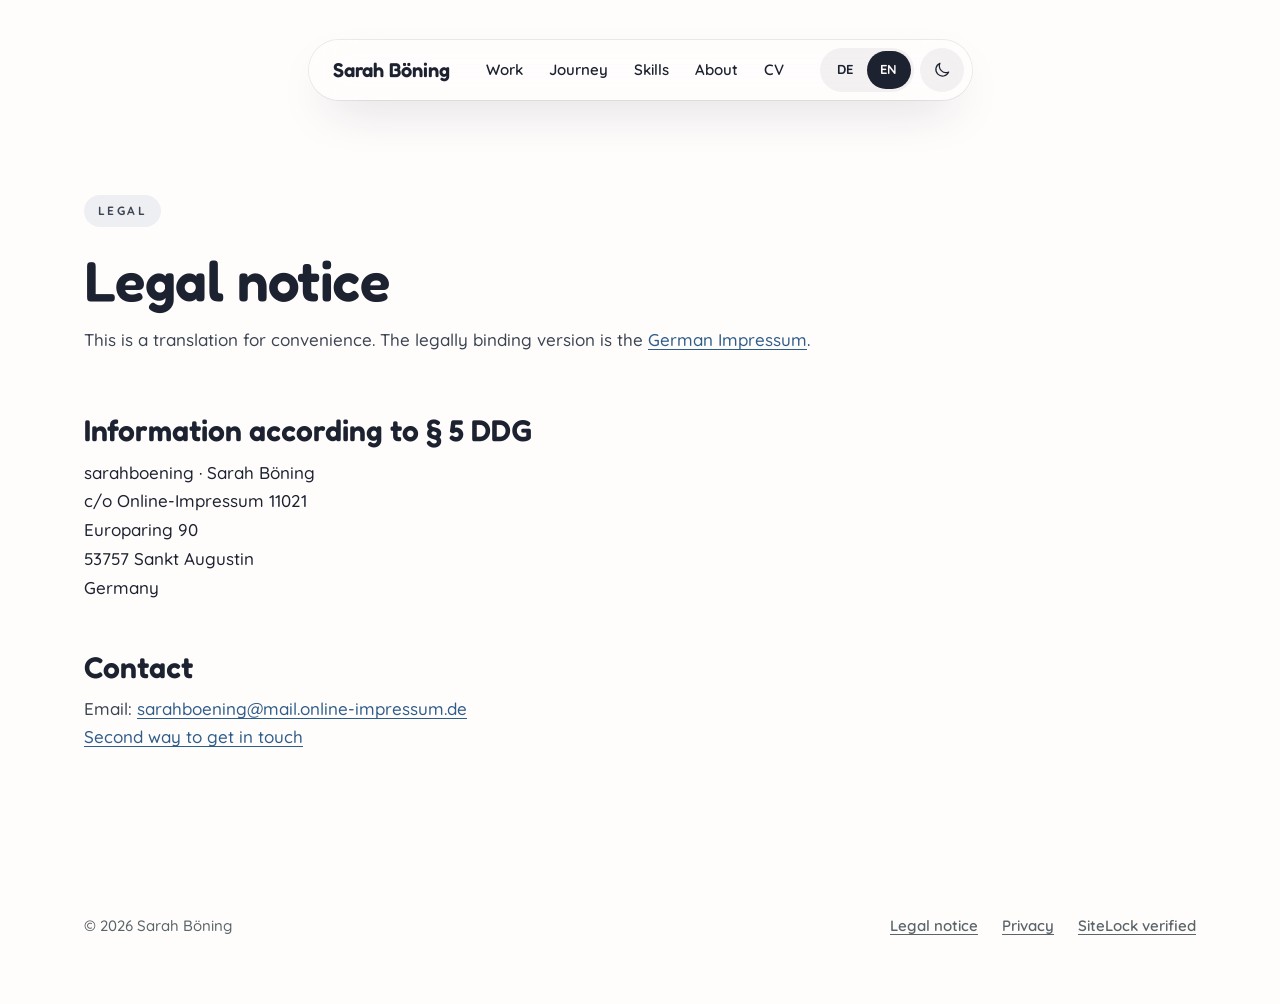
<file: en/legal-notice.html>
<!doctype html>
<html lang="en">
<head>
  <meta charset="utf-8">
  <meta name="viewport" content="width=device-width, initial-scale=1">
  <title>Legal notice · Sarah Böning</title>
  <meta name="description" content="Legal notice (Impressum) for Sarah Böning's portfolio website.">
  <meta name="theme-color" content="#fffcfc" media="(prefers-color-scheme: light)">
  <meta name="theme-color" content="#1d2230" media="(prefers-color-scheme: dark)">
  <meta name="referrer" content="no-referrer">
  <link rel="icon" href="../assets/img/favicon.svg" type="image/svg+xml">
  <link rel="preload" href="../assets/fonts/fredoka.woff2" as="font" type="font/woff2" crossorigin>
  <link rel="preload" href="../assets/fonts/quicksand.woff2" as="font" type="font/woff2" crossorigin>
  <link rel="stylesheet" href="../assets/css/style.css">
  <script src="../assets/js/theme-init.js"></script>
  <script src="../assets/js/main.js" defer></script>
</head>
<body>
<a class="skip-link" href="#inhalt">Skip to content</a>
<div class="page" id="top">
  <header class="site-header">
    <div class="header-island">
      <a class="brand" href="../en/index.html">Sarah Böning</a>
      <nav class="nav" aria-label="Main navigation">
          <a href="../en/projects.html">Work</a>
          <a href="../en/index.html#journey">Journey</a>
          <a href="../en/index.html#skills">Skills</a>
          <a href="../en/index.html#about">About</a>
          <a href="../en/cv.html">CV</a>
      </nav>
      <div class="header-tools">
        <div class="lang-switch" role="group" aria-label="Language">
          <a href="../impressum.html" lang="de" hreflang="de"><span aria-hidden="true">DE</span><span class="visually-hidden">Deutsch</span></a>
          <a aria-current="true"><span aria-hidden="true">EN</span><span class="visually-hidden">English</span></a>
        </div>
        <button class="icon-btn theme-toggle" type="button" aria-pressed="false" aria-label="Dark mode">
          <svg class="icon icon--20 icon-moon" viewBox="0 0 24 24" aria-hidden="true"><path d="M20 14.5A8 8 0 0 1 9.5 4a8 8 0 1 0 10.5 10.5z"/></svg>
          <svg class="icon icon--20 icon-sun" viewBox="0 0 24 24" aria-hidden="true"><circle cx="12" cy="12" r="4"/><path d="M12 2.5v2M12 19.5v2M2.5 12h2M19.5 12h2M5.3 5.3l1.4 1.4M17.3 17.3l1.4 1.4M5.3 18.7l1.4-1.4M17.3 6.7l1.4-1.4"/></svg>
        </button>
        <button class="icon-btn menu-toggle" type="button" aria-expanded="false" aria-controls="mobile-nav" aria-label="Open menu" data-label-open="Open menu" data-label-close="Close menu">
          <span></span><span></span>
        </button>
      </div>
    </div>
  </header>
  <nav class="mobile-nav" id="mobile-nav" aria-label="Main navigation">
    <a href="../en/projects.html">Work</a>
    <a href="../en/index.html#journey">Journey</a>
    <a href="../en/index.html#skills">Skills</a>
    <a href="../en/index.html#about">About</a>
    <a href="../en/cv.html">CV</a>
    <a href="../en/index.html#contact">Contact</a>
  </nav>

  <main id="inhalt">
    <section class="container relative" style="padding-block:clamp(64px,9vw,128px) var(--section)" aria-labelledby="legal-title">
      <div class="legal stack" style="gap:0">
        <p class="eyebrow" style="margin-bottom:24px">Legal</p>
        <h1 id="legal-title" class="display-2">Legal notice</h1>
        <p class="muted" style="margin-top:16px">This is a translation for convenience. The legally binding version is the <a href="../impressum.html" lang="de">German Impressum</a>.</p>
        <h2>Information according to § 5 DDG</h2>
        <address>
          sarahboening · Sarah Böning<br>
          c/o Online-Impressum 11021<br>
          Europaring 90<br>
          53757 Sankt Augustin<br>
          Germany
        </address>
        <h2>Contact</h2>
        <p>Email: <a href="mailto:sarahboening@mail.online-impressum.de">sarahboening@mail.online-impressum.de</a><br>
        <a href="https://mein.online-impressum.de/sarahboening/#zweiterkontaktweg" rel="noopener noreferrer">Second way to get in touch</a></p>
      </div>
    </section>
  </main>

  <footer class="site-footer">
    <p>© 2026 Sarah Böning</p>
    <nav aria-label="Legal">
      <a href="../en/legal-notice.html">Legal notice</a>
      <a href="../en/privacy.html">Privacy</a>
      <a href="https://www.sitelock.com/verify.php?site=sarahboening.de" rel="noopener noreferrer" target="_blank">SiteLock verified</a>
    </nav>
  </footer>
</div>
</body>
</html>
</file>
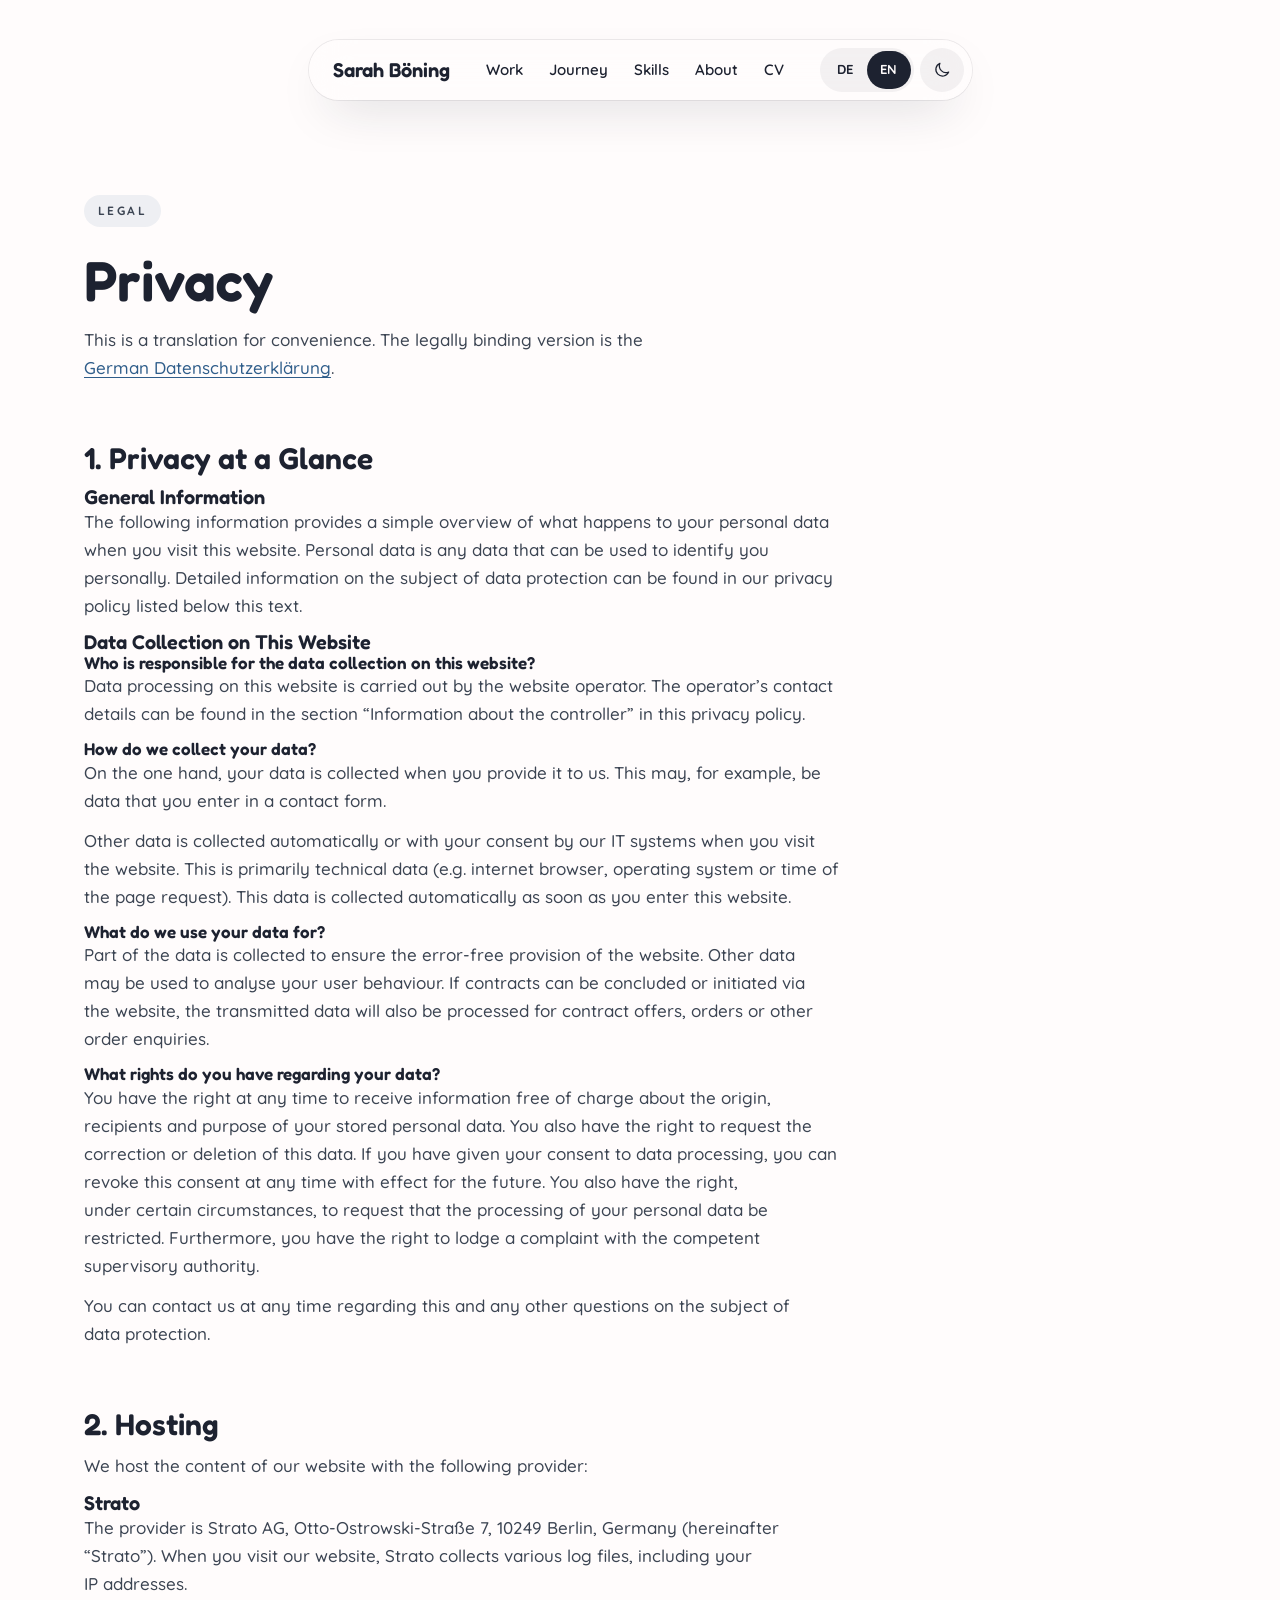
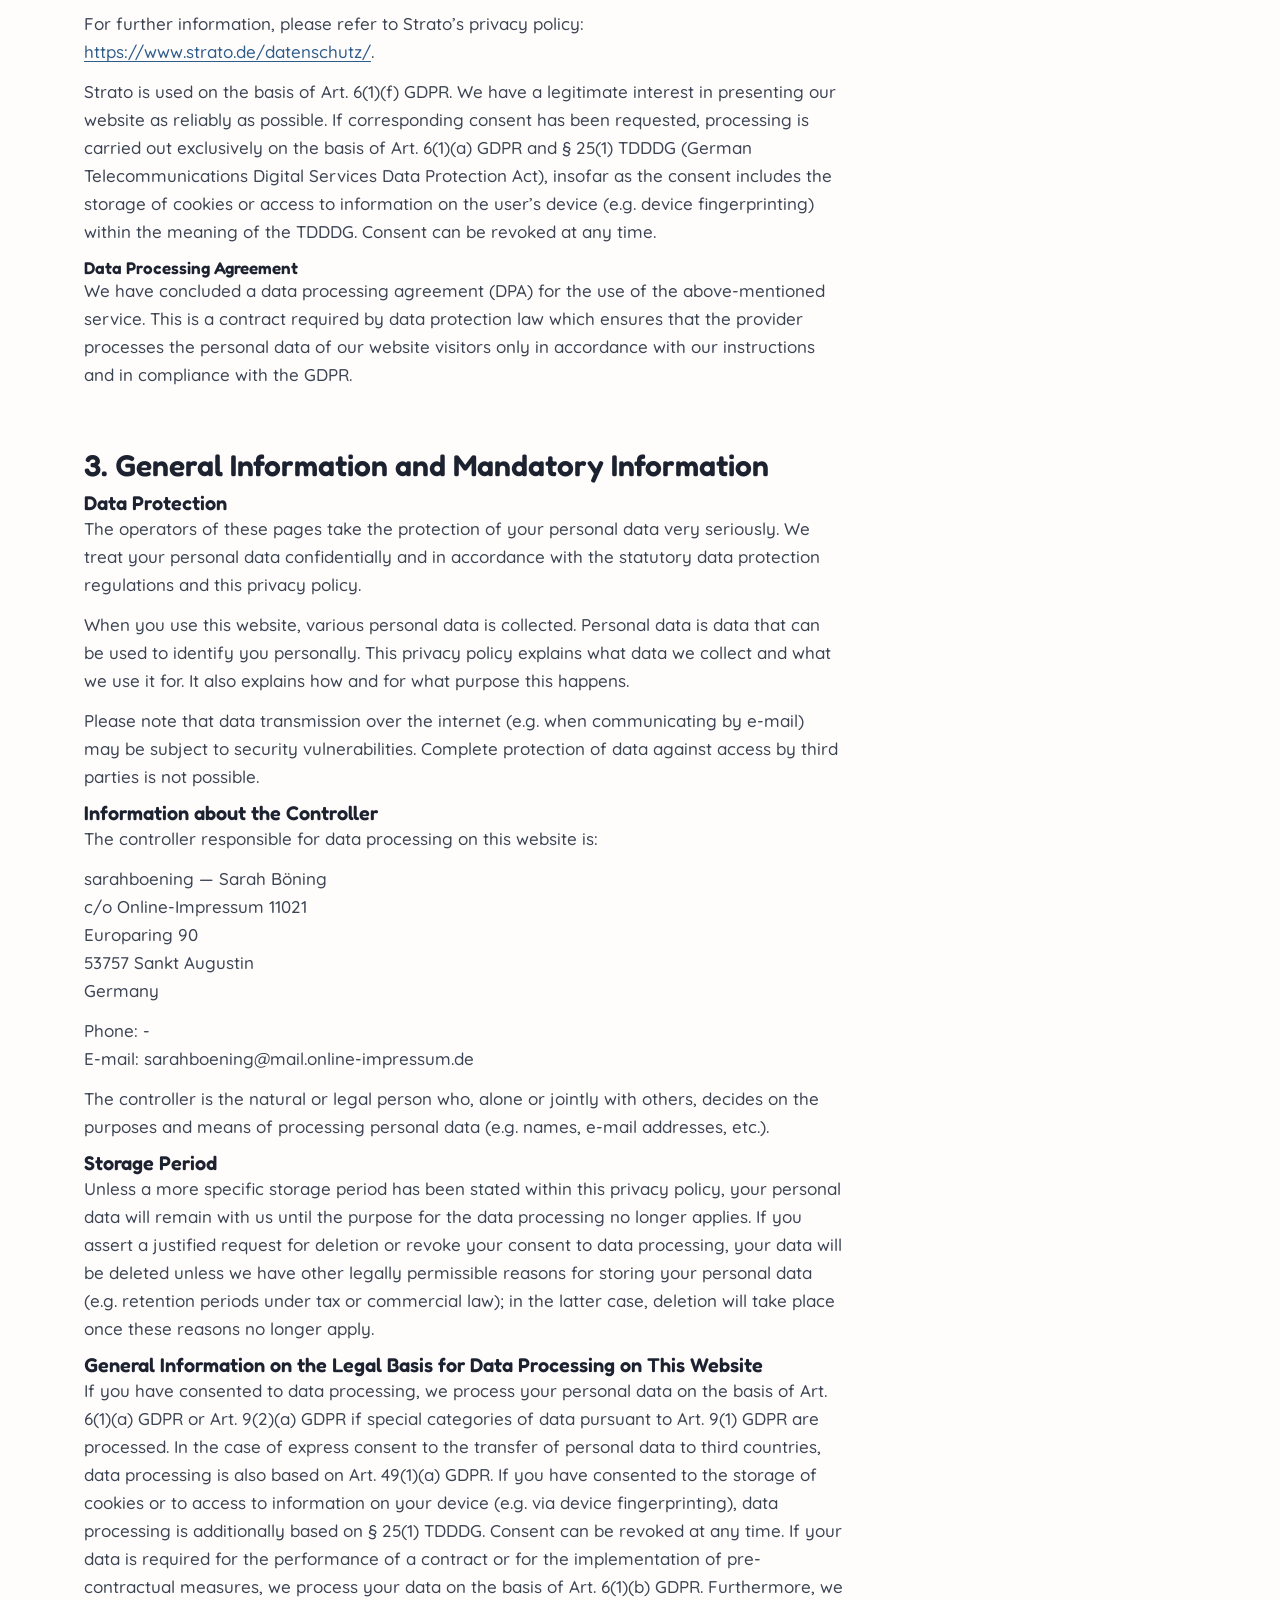
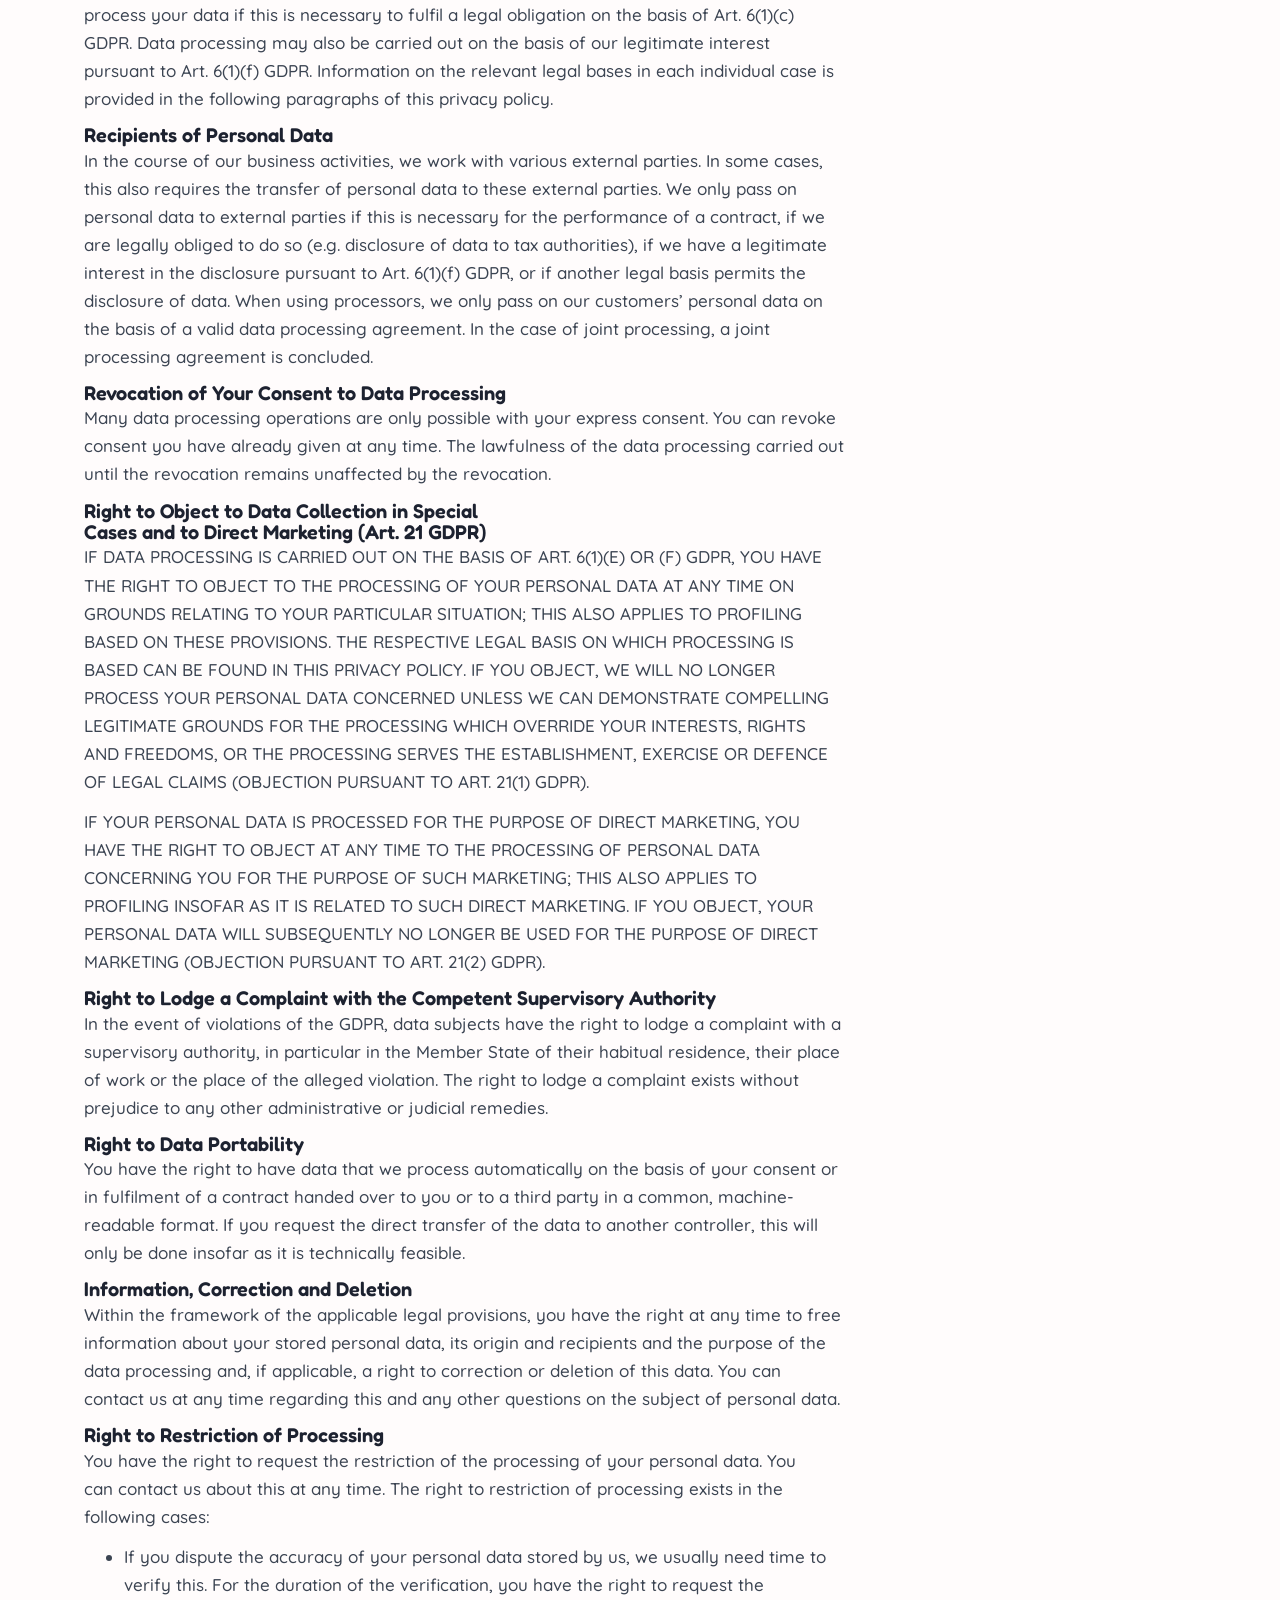
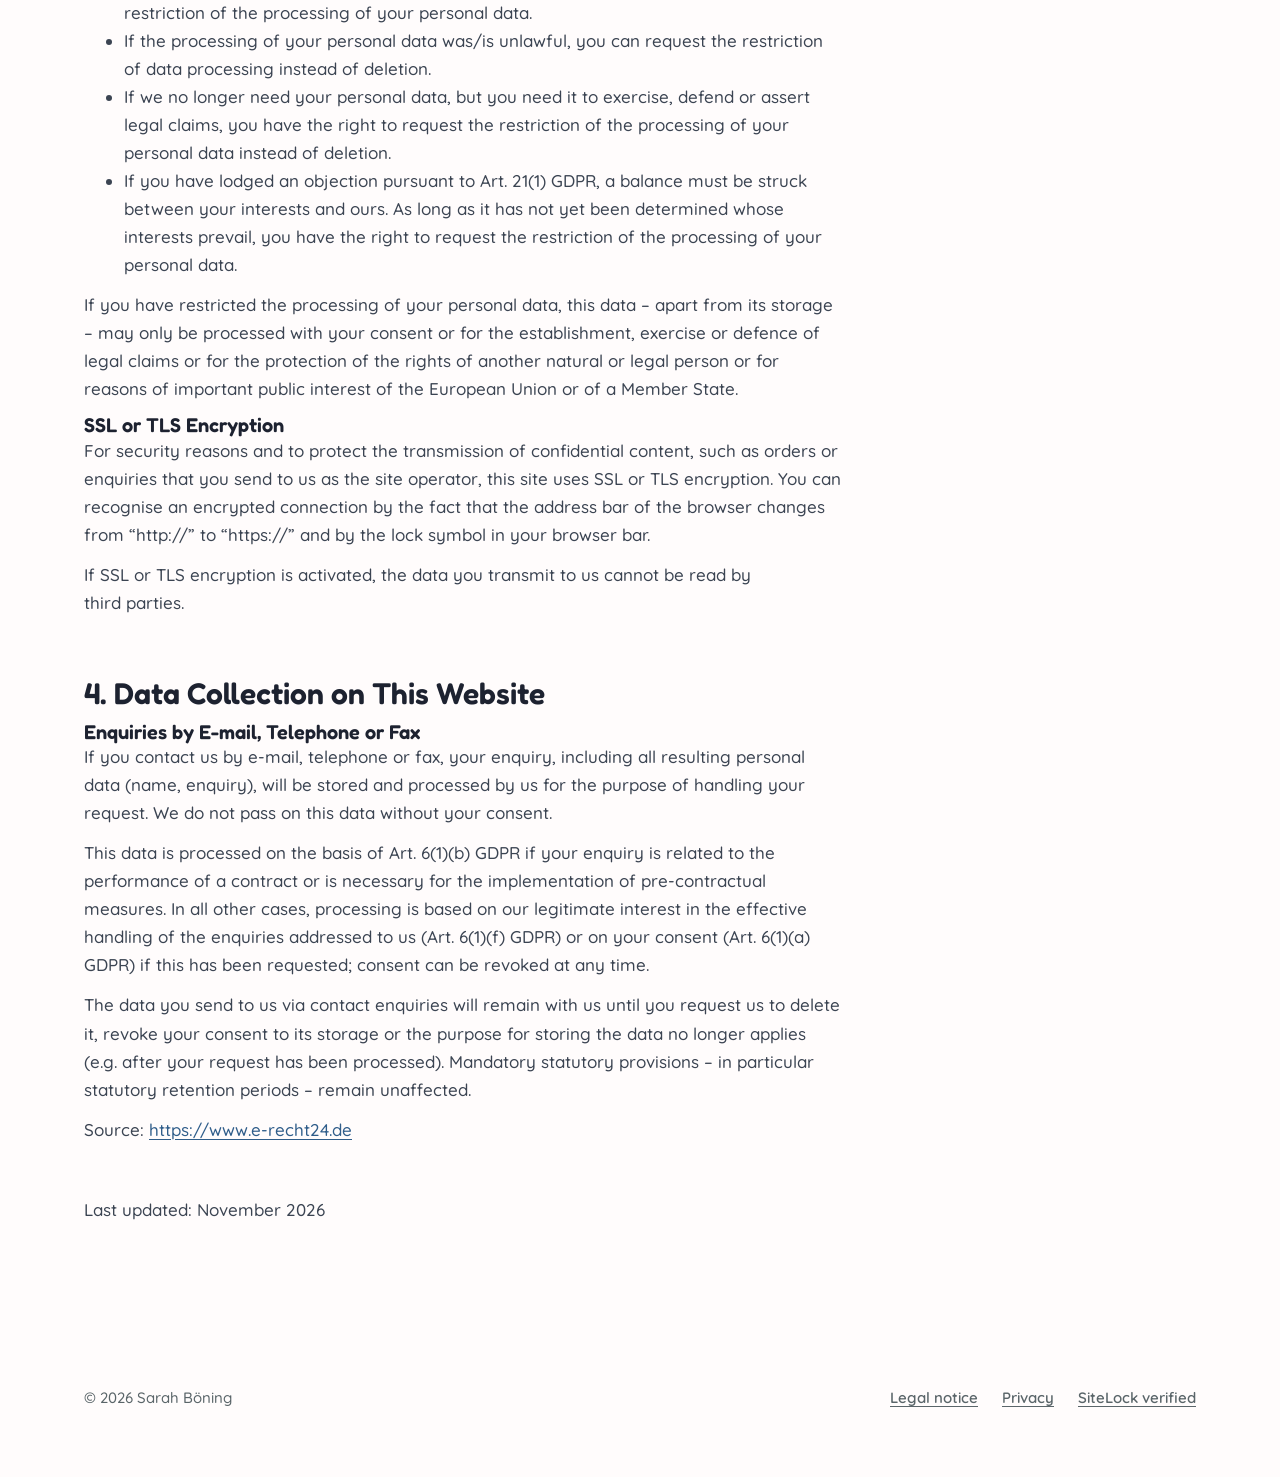
<file: en/privacy.html>
<!doctype html>
<html lang="en">

<head>
  <meta charset="utf-8">
  <meta name="viewport" content="width=device-width, initial-scale=1">
  <title>Privacy · Sarah Böning</title>
  <meta name="description" content="Privacy policy for Sarah Böning's portfolio website: no cookies, no tracking.">
  <meta name="theme-color" content="#fffcfc" media="(prefers-color-scheme: light)">
  <meta name="theme-color" content="#1d2230" media="(prefers-color-scheme: dark)">
  <meta name="referrer" content="no-referrer">
  <link rel="icon" href="../assets/img/favicon.svg" type="image/svg+xml">
  <link rel="preload" href="../assets/fonts/fredoka.woff2" as="font" type="font/woff2" crossorigin>
  <link rel="preload" href="../assets/fonts/quicksand.woff2" as="font" type="font/woff2" crossorigin>
  <link rel="stylesheet" href="../assets/css/style.css">
  <script src="../assets/js/theme-init.js"></script>
  <script src="../assets/js/main.js" defer></script>
</head>

<body>
  <a class="skip-link" href="#inhalt">Skip to content</a>
  <div class="page" id="top">
    <header class="site-header">
      <div class="header-island">
        <a class="brand" href="../en/index.html">Sarah Böning</a>
        <nav class="nav" aria-label="Main navigation">
          <a href="../en/projects.html">Work</a>
          <a href="../en/index.html#journey">Journey</a>
          <a href="../en/index.html#skills">Skills</a>
          <a href="../en/index.html#about">About</a>
          <a href="../en/cv.html">CV</a>
        </nav>
        <div class="header-tools">
          <div class="lang-switch" role="group" aria-label="Language">
            <a href="../datenschutz.html" lang="de" hreflang="de"><span aria-hidden="true">DE</span><span
                class="visually-hidden">Deutsch</span></a>
            <a aria-current="true"><span aria-hidden="true">EN</span><span class="visually-hidden">English</span></a>
          </div>
          <button class="icon-btn theme-toggle" type="button" aria-pressed="false" aria-label="Dark mode">
            <svg class="icon icon--20 icon-moon" viewBox="0 0 24 24" aria-hidden="true">
              <path d="M20 14.5A8 8 0 0 1 9.5 4a8 8 0 1 0 10.5 10.5z" />
            </svg>
            <svg class="icon icon--20 icon-sun" viewBox="0 0 24 24" aria-hidden="true">
              <circle cx="12" cy="12" r="4" />
              <path
                d="M12 2.5v2M12 19.5v2M2.5 12h2M19.5 12h2M5.3 5.3l1.4 1.4M17.3 17.3l1.4 1.4M5.3 18.7l1.4-1.4M17.3 6.7l1.4-1.4" />
            </svg>
          </button>
          <button class="icon-btn menu-toggle" type="button" aria-expanded="false" aria-controls="mobile-nav"
            aria-label="Open menu" data-label-open="Open menu" data-label-close="Close menu">
            <span></span><span></span>
          </button>
        </div>
      </div>
    </header>
    <nav class="mobile-nav" id="mobile-nav" aria-label="Main navigation">
      <a href="../en/projects.html">Work</a>
      <a href="../en/index.html#journey">Journey</a>
      <a href="../en/index.html#skills">Skills</a>
      <a href="../en/index.html#about">About</a>
      <a href="../en/cv.html">CV</a>
      <a href="../en/index.html#contact">Contact</a>
    </nav>

    <main id="inhalt">
      <!-- NOTE: Draft. Please have it checked before going live and fill in the TODOs. -->
      <section class="container relative" style="padding-block:clamp(64px,9vw,128px) var(--section)"
        aria-labelledby="legal-title">
        <div class="legal stack" style="gap:0">
          <p class="eyebrow" style="margin-bottom:24px">Legal</p>
          <h1 id="legal-title" class="display-2">Privacy</h1>
          <p class="muted" style="margin-top:16px">This is a translation for convenience. The legally binding version is
            the <a href="../datenschutz.html" lang="de">German Datenschutzerklärung</a>.</p>

          <h2>1. Privacy at a Glance</h2>
          <h3>General Information</h3>
          <p>The following information provides a simple overview of what happens to your
            personal data when you visit this website. Personal data is any data that can be used to identify you
            personally.
            Detailed information on the subject of data protection can be found in our privacy policy listed below this
            text.</p>
          <h3>Data Collection on This Website</h3>
          <h4>Who is responsible for the data collection on this
            website?</h4>
          <p>Data processing on this website is carried out by the website operator. The operator&rsquo;s
            contact details can be found in the section &ldquo;Information about the controller&rdquo; in this privacy
            policy.</p>
          <h4>How do we collect your data?</h4>
          <p>On the one hand, your data is collected when you provide it
            to us. This may, for example, be data that you enter in a contact form.</p>
          <p>Other data is collected automatically
            or with your consent by our IT systems when you visit the website. This is primarily technical data
            (e.g.&nbsp;internet
            browser, operating system or time of the page request). This data is collected automatically as soon as you
            enter
            this website.</p>
          <h4>What do we use your data for?</h4>
          <p>Part of the data is collected to ensure the
            error-free provision of the website. Other data may be used to analyse your user behaviour. If contracts can
            be
            concluded or initiated via the website, the transmitted data will also be processed for contract offers,
            orders or
            other order enquiries.</p>
          <h4>What rights do you have regarding your data?</h4>
          <p>You have the right at any time to receive information free of charge about the origin, recipients and
            purpose of
            your stored personal data. You also have the right to request the correction or deletion of this data. If
            you have
            given your consent to data processing, you can revoke this consent at any time with effect for the future.
            You also
            have the right, under certain circumstances, to request that the processing of your personal data be
            restricted.
            Furthermore, you have the right to lodge a complaint with the competent supervisory authority.</p>
          <p>You can
            contact us at any time regarding this and any other questions on the subject of data protection.</p>
          <h2>2. Hosting</h2>
          <p>We host the content of our website with the following provider:</p>
          <h3>Strato</h3>
          <p>The provider is Strato AG, Otto-Ostrowski-Stra&szlig;e 7, 10249 Berlin, Germany
            (hereinafter &ldquo;Strato&rdquo;). When you visit our website, Strato collects various log files, including
            your IP
            addresses.</p>
          <p>For further information, please refer to Strato&rsquo;s privacy policy: <a
              href="https://www.strato.de/datenschutz/" target="_blank" rel="noopener
noreferrer">https://www.strato.de/datenschutz/</a>.</p>
          <p>Strato is used on the basis of Art. 6(1)(f) GDPR.
            We have a legitimate interest in presenting our website as reliably as possible. If corresponding consent
            has been
            requested, processing is carried out exclusively on the basis of Art. 6(1)(a) GDPR and &sect; 25(1) TDDDG
            (German
            Telecommunications Digital Services Data Protection Act), insofar as the consent includes the storage of
            cookies or
            access to information on the user&rsquo;s device (e.g.&nbsp;device fingerprinting) within the meaning of the
            TDDDG. Consent can be revoked at any time.</p>
          <h4>Data Processing Agreement</h4>
          <p>We have concluded a data processing agreement (DPA) for the use of the
            above-mentioned service. This is a contract required by data protection law which ensures that the provider
            processes the personal data of our website visitors only in accordance with our instructions and in
            compliance with
            the GDPR.</p>
          <h2>3. General Information and Mandatory Information</h2>
          <h3>Data Protection</h3>
          <p>The operators of these pages take the protection of your personal data very
            seriously. We treat your personal data confidentially and in accordance with the statutory data protection
            regulations and this privacy policy.</p>
          <p>When you use this website, various personal data is collected. Personal
            data is data that can be used to identify you personally. This privacy policy explains what data we collect
            and what
            we use it for. It also explains how and for what purpose this happens.</p>
          <p>Please note that data transmission
            over the internet (e.g.&nbsp;when communicating by e-mail) may be subject to security vulnerabilities.
            Complete
            protection of data against access by third parties is not possible.</p>
          <h3>Information about the Controller</h3>
          <p>The controller responsible for data processing on this website
            is:</p>
          <p>sarahboening &mdash; Sarah B&ouml;ning<br />
            c/o Online-Impressum 11021<br />
            Europaring 90<br />
            53757 Sankt Augustin<br />
            Germany</p>
          <p>Phone: -<br />
            E-mail: sarahboening@mail.online-impressum.de</p>
          <p>The controller is the natural or legal person who, alone or jointly with others, decides on the purposes
            and
            means of processing personal data (e.g.&nbsp;names, e-mail addresses, etc.).</p>
          <h3>Storage Period</h3>
          <p>Unless a more specific storage period has been stated within this privacy policy, your
            personal data will remain with us until the purpose for the data processing no longer applies. If you assert
            a
            justified request for deletion or revoke your consent to data processing, your data will be deleted unless
            we have
            other legally permissible reasons for storing your personal data (e.g.&nbsp;retention periods under tax or
            commercial law); in the latter case, deletion will take place once these reasons no longer apply.</p>
          <h3>General Information on the Legal Basis for Data Processing on This Website</h3>
          <p>If you have consented to
            data processing, we process your personal data on the basis of Art. 6(1)(a) GDPR or Art. 9(2)(a) GDPR if
            special
            categories of data pursuant to Art. 9(1) GDPR are processed. In the case of express consent to the transfer
            of
            personal data to third countries, data processing is also based on Art. 49(1)(a) GDPR. If you have consented
            to the
            storage of cookies or to access to information on your device (e.g.&nbsp;via device fingerprinting), data
            processing
            is additionally based on &sect; 25(1) TDDDG. Consent can be revoked at any time. If your data is required
            for the
            performance of a contract or for the implementation of pre-contractual measures, we process your data on the
            basis
            of Art. 6(1)(b) GDPR. Furthermore, we process your data if this is necessary to fulfil a legal obligation on
            the
            basis of Art. 6(1)(c) GDPR. Data processing may also be carried out on the basis of our legitimate interest
            pursuant
            to Art. 6(1)(f) GDPR. Information on the relevant legal bases in each individual case is provided in the
            following
            paragraphs of this privacy policy.</p>
          <h3>Recipients of Personal Data</h3>
          <p>In the course of our business activities, we work with various
            external parties. In some cases, this also requires the transfer of personal data to these external parties.
            We only
            pass on personal data to external parties if this is necessary for the performance of a contract, if we are
            legally
            obliged to do so (e.g.&nbsp;disclosure of data to tax authorities), if we have a legitimate interest in the
            disclosure
            pursuant to Art. 6(1)(f) GDPR, or if another legal basis permits the disclosure of data. When using
            processors, we
            only pass on our customers&rsquo; personal data on the basis of a valid data processing agreement. In the
            case of
            joint processing, a joint processing agreement is concluded.</p>
          <h3>Revocation of Your Consent to Data Processing</h3>
          <p>Many data processing operations are only possible
            with your express consent. You can revoke consent you have already given at any time. The lawfulness of the
            data
            processing carried out until the revocation remains unaffected by the revocation.</p>
          <h3>Right to Object to Data Collection in Special Cases and to Direct Marketing (Art. 21
            GDPR)</h3>
          <p>IF DATA PROCESSING IS CARRIED OUT ON THE BASIS OF ART. 6(1)(E) OR (F) GDPR, YOU HAVE
            THE RIGHT TO OBJECT TO THE PROCESSING OF YOUR PERSONAL DATA AT ANY TIME ON GROUNDS
            RELATING TO YOUR PARTICULAR SITUATION; THIS ALSO APPLIES TO PROFILING BASED ON THESE
            PROVISIONS. THE RESPECTIVE LEGAL BASIS ON WHICH PROCESSING IS BASED CAN BE FOUND IN THIS
            PRIVACY POLICY. IF YOU OBJECT, WE WILL NO LONGER PROCESS YOUR PERSONAL DATA CONCERNED
            UNLESS WE CAN DEMONSTRATE COMPELLING LEGITIMATE GROUNDS FOR THE PROCESSING WHICH
            OVERRIDE YOUR INTERESTS, RIGHTS AND FREEDOMS, OR THE PROCESSING SERVES THE
            ESTABLISHMENT, EXERCISE OR DEFENCE OF LEGAL CLAIMS (OBJECTION PURSUANT TO ART. 21(1)
            GDPR).</p>
          <p>IF YOUR PERSONAL DATA IS PROCESSED FOR THE PURPOSE OF DIRECT MARKETING, YOU HAVE
            THE RIGHT TO OBJECT AT ANY TIME TO THE PROCESSING OF PERSONAL DATA CONCERNING YOU FOR
            THE PURPOSE OF SUCH MARKETING; THIS ALSO APPLIES TO PROFILING INSOFAR AS IT IS RELATED TO
            SUCH DIRECT MARKETING. IF YOU OBJECT, YOUR PERSONAL DATA WILL SUBSEQUENTLY NO LONGER BE
            USED FOR THE PURPOSE OF DIRECT MARKETING (OBJECTION PURSUANT TO ART. 21(2) GDPR).</p>
          <h3>Right to Lodge a Complaint with the Competent Supervisory Authority</h3>
          <p>In the event of
            violations of the GDPR, data subjects have the right to lodge a complaint with a supervisory authority, in
            particular in
            the Member State of their habitual residence, their place of work or the place of the alleged violation. The
            right to
            lodge a complaint exists without prejudice to any other administrative or judicial remedies.</p>
          <h3>Right to Data Portability</h3>
          <p>You have the right to have data that we process automatically on the basis
            of your consent or in fulfilment of a contract handed over to you or to a third party in a common,
            machine-readable
            format. If you request the direct transfer of the data to another controller, this will only be done insofar
            as it is
            technically feasible.</p>
          <h3>Information, Correction and Deletion</h3>
          <p>Within the framework of the applicable legal provisions, you have
            the right at any time to free information about your stored personal data, its origin and recipients and the
            purpose of
            the data processing and, if applicable, a right to correction or deletion of this data. You can contact us
            at any time
            regarding this and any other questions on the subject of personal data.</p>
          <h3>Right to Restriction of Processing</h3>
          <p>You have the right to request the restriction of the processing of
            your personal data. You can contact us about this at any time. The right to restriction of processing exists
            in the
            following cases:</p>
          <ul>
            <li>If you dispute the accuracy of your personal data stored by us, we usually need time to
              verify this. For the duration of the verification, you have the right to request the restriction of the
              processing of
              your personal data.</li>
            <li>If the processing of your personal data was/is unlawful, you can request the restriction
              of data processing instead of deletion.</li>
            <li>If we no longer need your personal data, but you need it to exercise,
              defend or assert legal claims, you have the right to request the restriction of the processing of your
              personal data
              instead of deletion.</li>
            <li>If you have lodged an objection pursuant to Art. 21(1) GDPR, a balance must be struck
              between your interests and ours. As long as it has not yet been determined whose interests prevail, you
              have the
              right to request the restriction of the processing of your personal data.</li>
          </ul>
          <p>If you have restricted the processing of your personal data, this data &ndash; apart from its storage
            &ndash; may
            only be processed with your consent or for the establishment, exercise or defence of legal claims or for the
            protection of the rights of another natural or legal person or for reasons of important public interest of
            the
            European Union or of a Member State.</p>
          <h3>SSL or TLS Encryption</h3>
          <p>For security reasons and to protect the transmission of confidential content,
            such as orders or enquiries that you send to us as the site operator, this site uses SSL or TLS encryption.
            You can
            recognise an encrypted connection by the fact that the address bar of the browser changes from
            &ldquo;http://&rdquo; to &ldquo;https://&rdquo; and by the lock symbol in your browser bar.</p>
          <p>If SSL or TLS
            encryption is activated, the data you transmit to us cannot be read by third parties.</p>
          <h2>4. Data Collection on This Website</h2>
          <h3>Enquiries by E-mail, Telephone or Fax</h3>
          <p>If you contact us by e-mail, telephone or fax, your enquiry,
            including all resulting personal data (name, enquiry), will be stored and processed by us for the purpose of
            handling
            your request. We do not pass on this data without your consent.</p>
          <p>This data is processed on the basis of Art.
            6(1)(b) GDPR if your enquiry is related to the performance of a contract or is necessary for the
            implementation of
            pre-contractual measures. In all other cases, processing is based on our legitimate interest in the
            effective
            handling of the enquiries addressed to us (Art. 6(1)(f) GDPR) or on your consent (Art. 6(1)(a) GDPR) if this
            has been
            requested; consent can be revoked at any time.</p>
          <p>The data you send to us via contact enquiries will remain
            with us until you request us to delete it, revoke your consent to its storage or the purpose for storing the
            data no
            longer applies (e.g.&nbsp;after your request has been processed). Mandatory statutory provisions &ndash; in
            particular statutory retention periods &ndash; remain unaffected.</p>
          <p>Source: <a href="https://www.e-recht24.de">https://www.e-recht24.de</a></p>

          <p class="muted" style="margin-top:40px">Last updated: November 2026</p>
        </div>
      </section>
    </main>

    <footer class="site-footer">
      <p>© 2026 Sarah Böning</p>
      <nav aria-label="Legal">
        <a href="../en/legal-notice.html">Legal notice</a>
        <a href="../en/privacy.html">Privacy</a>
        <a href="https://www.sitelock.com/verify.php?site=sarahboening.de" rel="noopener noreferrer"
          target="_blank">SiteLock verified</a>
      </nav>
    </footer>
  </div>
</body>

</html>
</file>
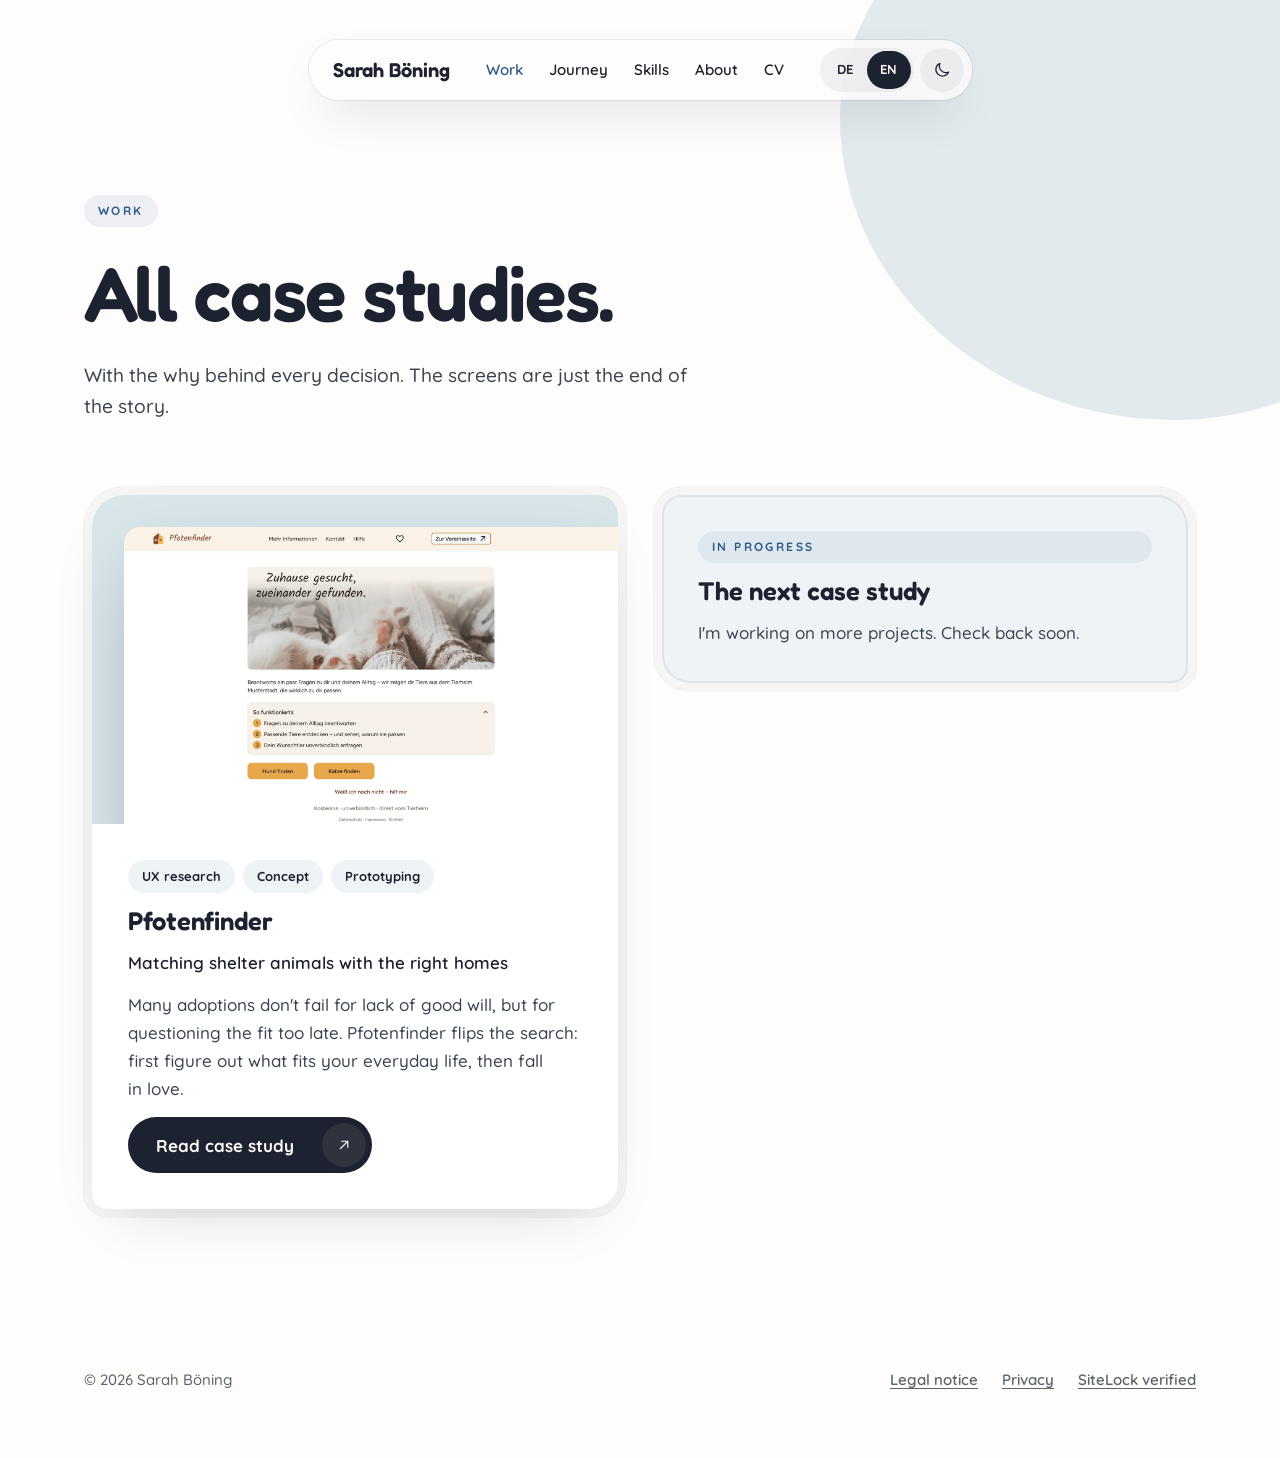
<file: en/projects.html>
<!doctype html>
<html lang="en">
<head>
  <meta charset="utf-8">
  <meta name="viewport" content="width=device-width, initial-scale=1">
  <title>Work · Sarah Böning</title>
  <meta name="description" content="All case studies by Sarah Böning at a glance: product design with research, concept and prototyping.">
  <meta name="theme-color" content="#fffcfc" media="(prefers-color-scheme: light)">
  <meta name="theme-color" content="#1d2230" media="(prefers-color-scheme: dark)">
  <meta name="referrer" content="no-referrer">
  <link rel="icon" href="../assets/img/favicon.svg" type="image/svg+xml">
  <link rel="preload" href="../assets/fonts/fredoka.woff2" as="font" type="font/woff2" crossorigin>
  <link rel="preload" href="../assets/fonts/quicksand.woff2" as="font" type="font/woff2" crossorigin>
  <link rel="stylesheet" href="../assets/css/style.css">
  <script src="../assets/js/theme-init.js"></script>
  <script src="../assets/js/main.js" defer></script>
</head>
<body>
<a class="skip-link" href="#inhalt">Skip to content</a>
<div class="page" id="top">
  <header class="site-header">
    <div class="header-island">
      <a class="brand" href="../en/index.html">Sarah Böning</a>
      <nav class="nav" aria-label="Main navigation">
          <a href="../en/projects.html" aria-current="page">Work</a>
          <a href="../en/index.html#journey">Journey</a>
          <a href="../en/index.html#skills">Skills</a>
          <a href="../en/index.html#about">About</a>
          <a href="../en/cv.html">CV</a>
      </nav>
      <div class="header-tools">
        <div class="lang-switch" role="group" aria-label="Language">
          <a href="../projekte.html" lang="de" hreflang="de"><span aria-hidden="true">DE</span><span class="visually-hidden">Deutsch</span></a>
          <a aria-current="true"><span aria-hidden="true">EN</span><span class="visually-hidden">English</span></a>
        </div>
        <button class="icon-btn theme-toggle" type="button" aria-pressed="false" aria-label="Dark mode">
          <svg class="icon icon--20 icon-moon" viewBox="0 0 24 24" aria-hidden="true"><path d="M20 14.5A8 8 0 0 1 9.5 4a8 8 0 1 0 10.5 10.5z"/></svg>
          <svg class="icon icon--20 icon-sun" viewBox="0 0 24 24" aria-hidden="true"><circle cx="12" cy="12" r="4"/><path d="M12 2.5v2M12 19.5v2M2.5 12h2M19.5 12h2M5.3 5.3l1.4 1.4M17.3 17.3l1.4 1.4M5.3 18.7l1.4-1.4M17.3 6.7l1.4-1.4"/></svg>
        </button>
        <button class="icon-btn menu-toggle" type="button" aria-expanded="false" aria-controls="mobile-nav" aria-label="Open menu" data-label-open="Open menu" data-label-close="Close menu">
          <span></span><span></span>
        </button>
      </div>
    </div>
  </header>
  <nav class="mobile-nav" id="mobile-nav" aria-label="Main navigation">
    <a href="../en/projects.html" aria-current="page">Work</a>
    <a href="../en/index.html#journey">Journey</a>
    <a href="../en/index.html#skills">Skills</a>
    <a href="../en/index.html#about">About</a>
    <a href="../en/cv.html">CV</a>
    <a href="../en/index.html#contact">Contact</a>
  </nav>

  <main id="inhalt">
    <div class="blob" aria-hidden="true" style="top:-160px;right:-180px;width:620px;height:580px;opacity:.75"></div>

    <section class="container relative" style="padding-block:clamp(64px,9vw,128px) clamp(40px,5vw,64px)" aria-labelledby="projects-title">
      <div class="stack" style="gap:28px">
        <p class="eyebrow">Work</p>
        <h1 id="projects-title" class="display-1" style="max-width:12em;font-size:clamp(46px,6vw,84px)">All case studies.</h1>
        <p class="lead">With the why behind every decision. The screens are just the end of the story.</p>
      </div>
    </section>

    <section class="container relative" style="padding-bottom:var(--section)" aria-label="Case studies">
      <ul class="project-list">
        <li class="shell project-card reveal">
          <article class="core">
            <div class="project-card__media">
              <img src="../assets/img/pfotenfinder-desktop.webp" width="1600" height="1138" loading="lazy" alt="">
            </div>
            <div class="project-card__body">
              <ul class="chips" aria-label="Topics">
                <li>UX research</li><li>Concept</li><li>Prototyping</li>
              </ul>
              <h2 class="display-3">Pfotenfinder</h2>
              <p style="font-weight:600">Matching shelter animals with the right homes</p>
              <p class="body-2">Many adoptions don't fail for lack of good will, but for questioning the fit too late. Pfotenfinder flips the search: first figure out what fits your everyday life, then fall in love.</p>
              <a class="btn btn--ink btn--icon stretched-link" href="projects/pfotenfinder.html">Read case study<span class="visually-hidden">: Pfotenfinder</span> <span class="btn__icon"><svg class="icon" viewBox="0 0 24 24" aria-hidden="true"><path d="M7 17L17 7M9 7h8v8"/></svg></span></a>
            </div>
          </article>
        </li>
        <!-- TODO: add the next case study as another <li class="shell project-card reveal"> here (and remove the "in progress" card below) -->
        <li class="shell shell--b project-card project-card--soon reveal">
          <div class="core">
            <p class="eyebrow">In progress</p>
            <h2 class="display-3">The next case study</h2>
            <p class="body-2">I'm working on more projects. Check back soon.</p>
          </div>
        </li>
      </ul>
    </section>
  </main>

  <footer class="site-footer">
    <p>© 2026 Sarah Böning</p>
    <nav aria-label="Legal">
      <a href="../en/legal-notice.html">Legal notice</a>
      <a href="../en/privacy.html">Privacy</a>
      <a href="https://www.sitelock.com/verify.php?site=sarahboening.de" rel="noopener noreferrer" target="_blank">SiteLock verified</a>
    </nav>
  </footer>
</div>
</body>
</html>
</file>
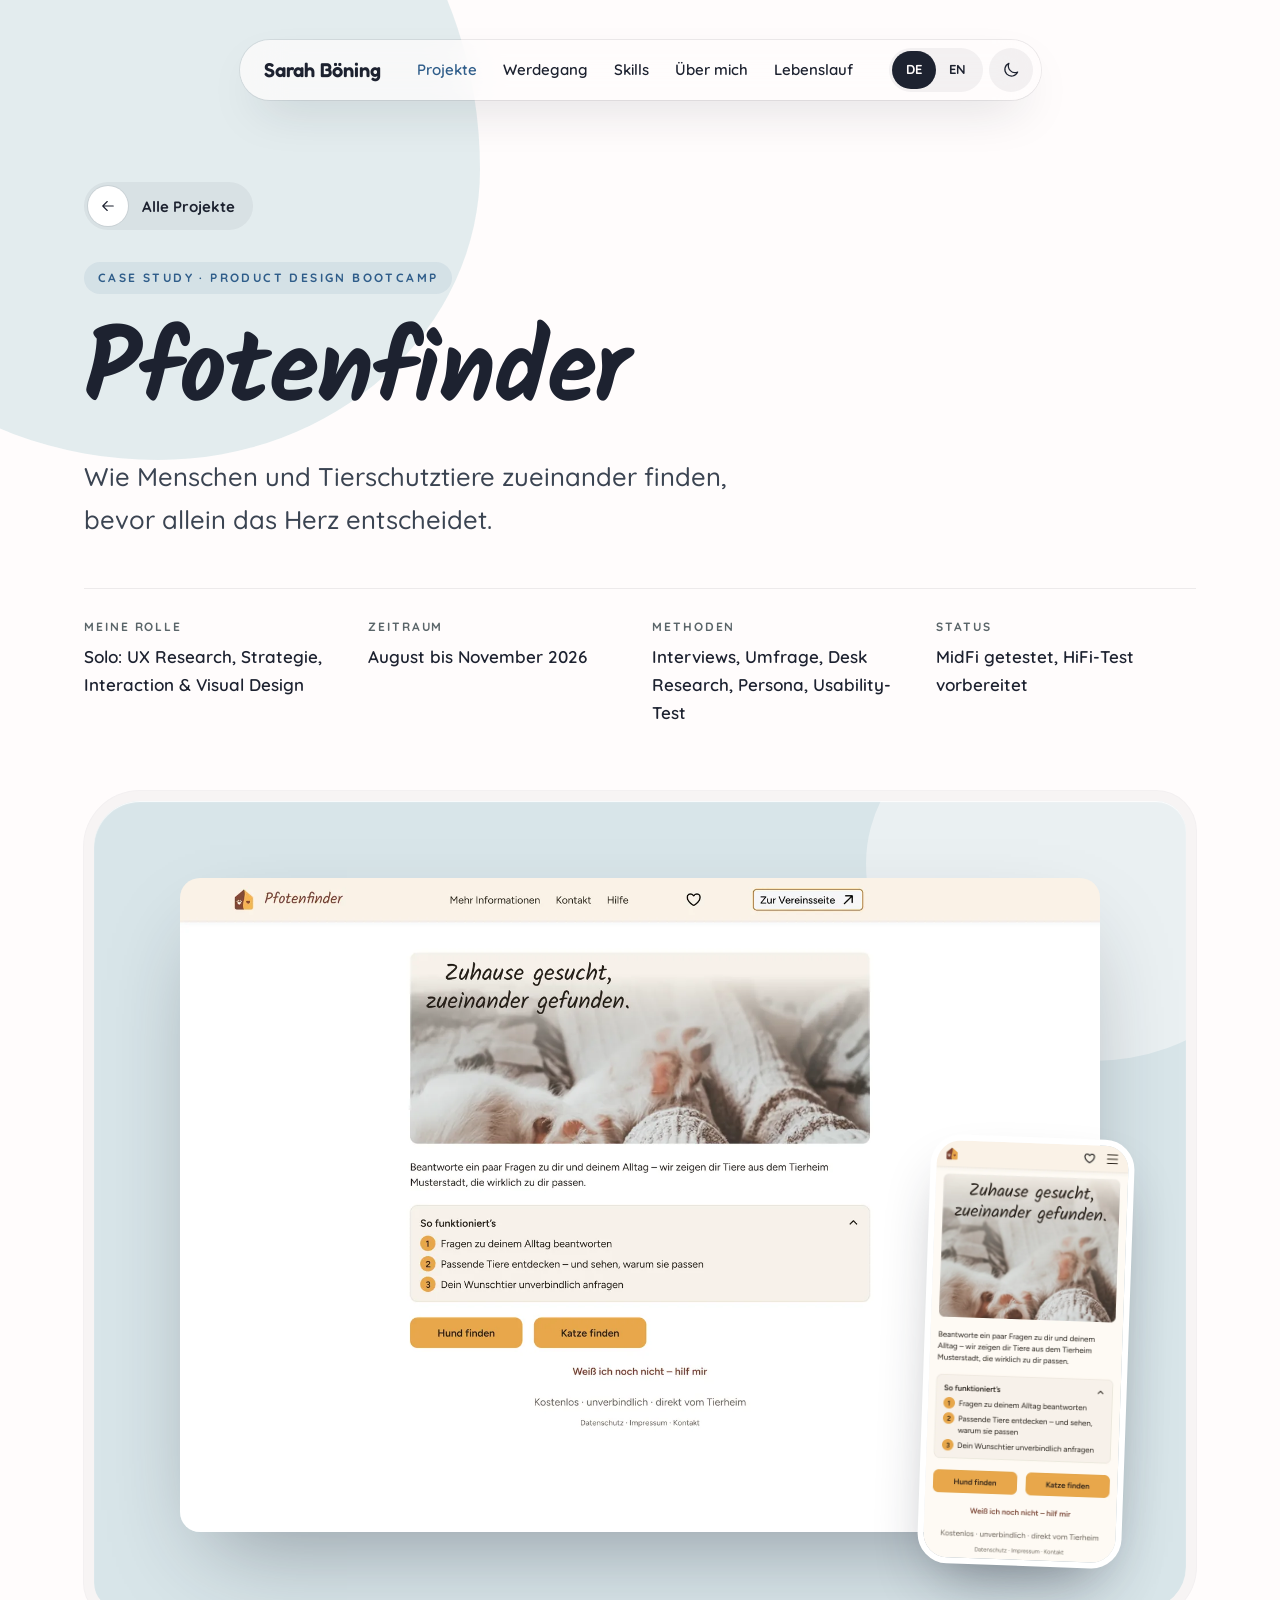
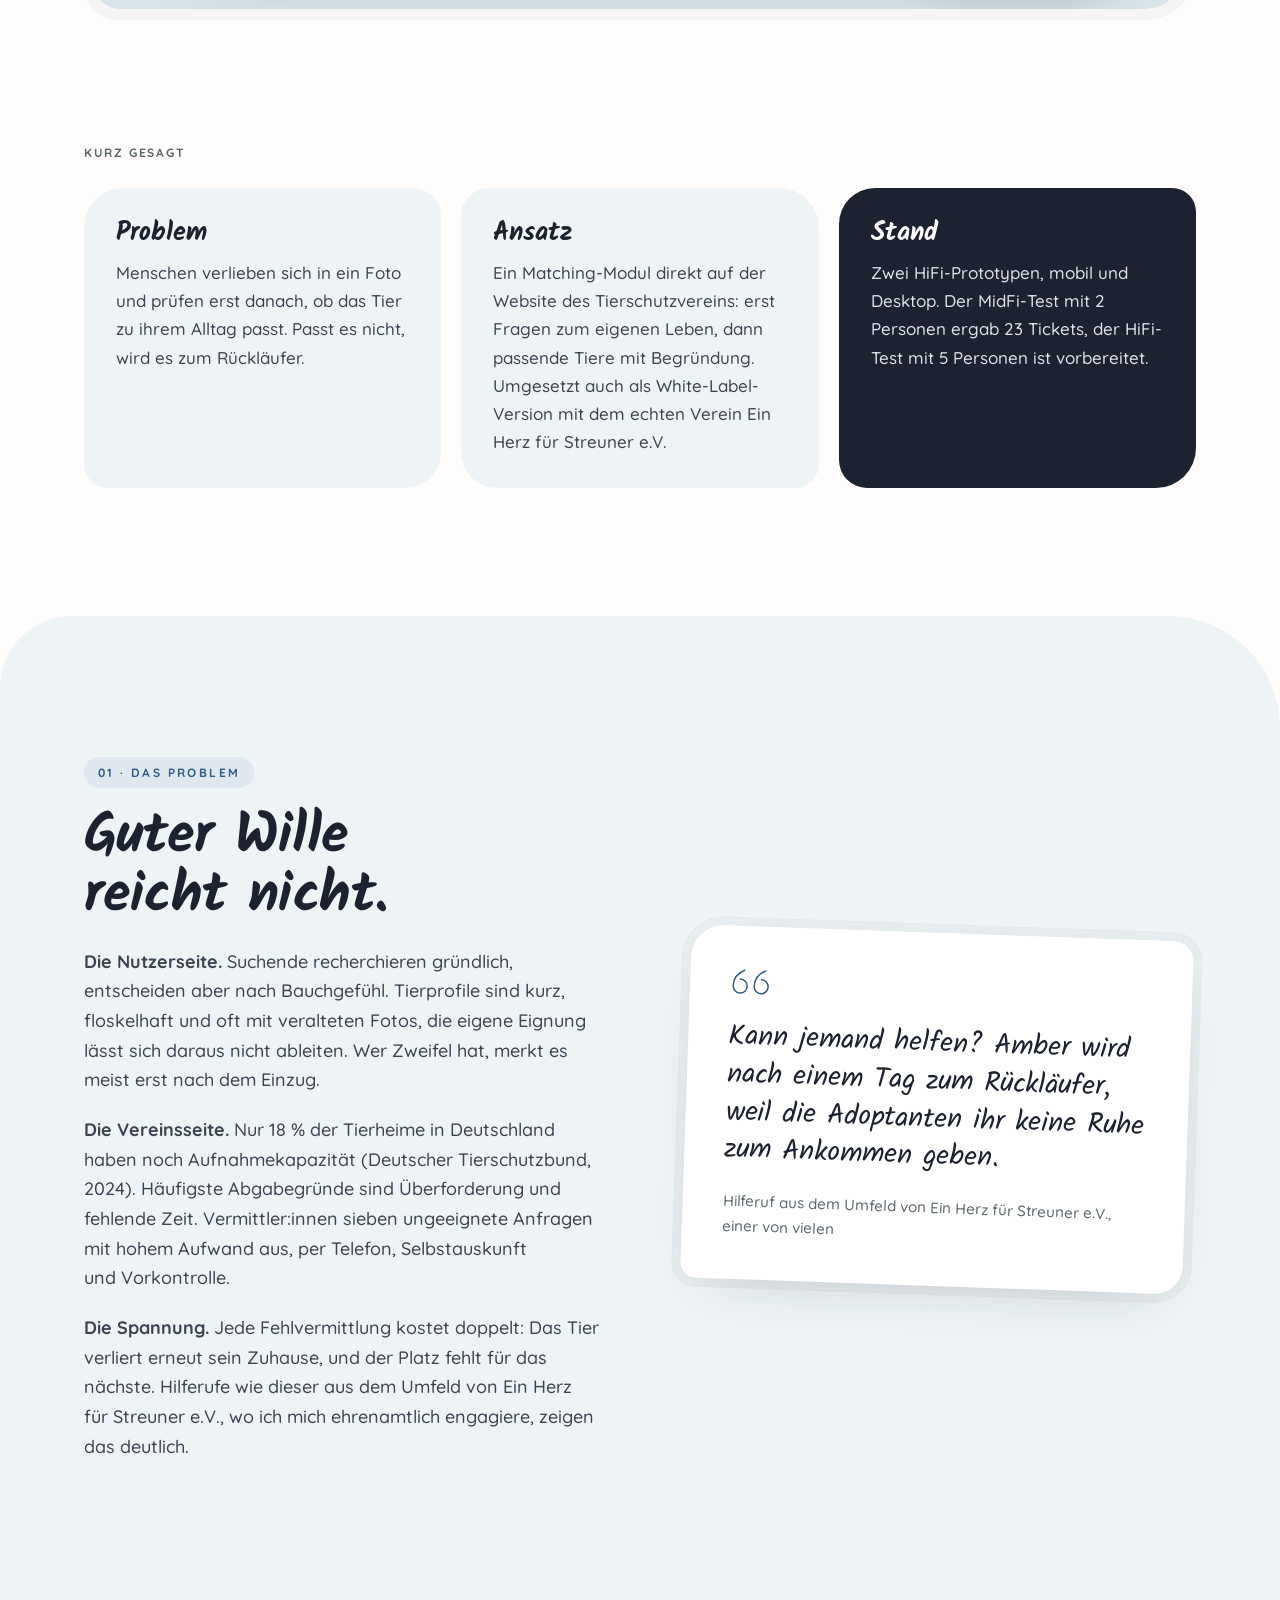
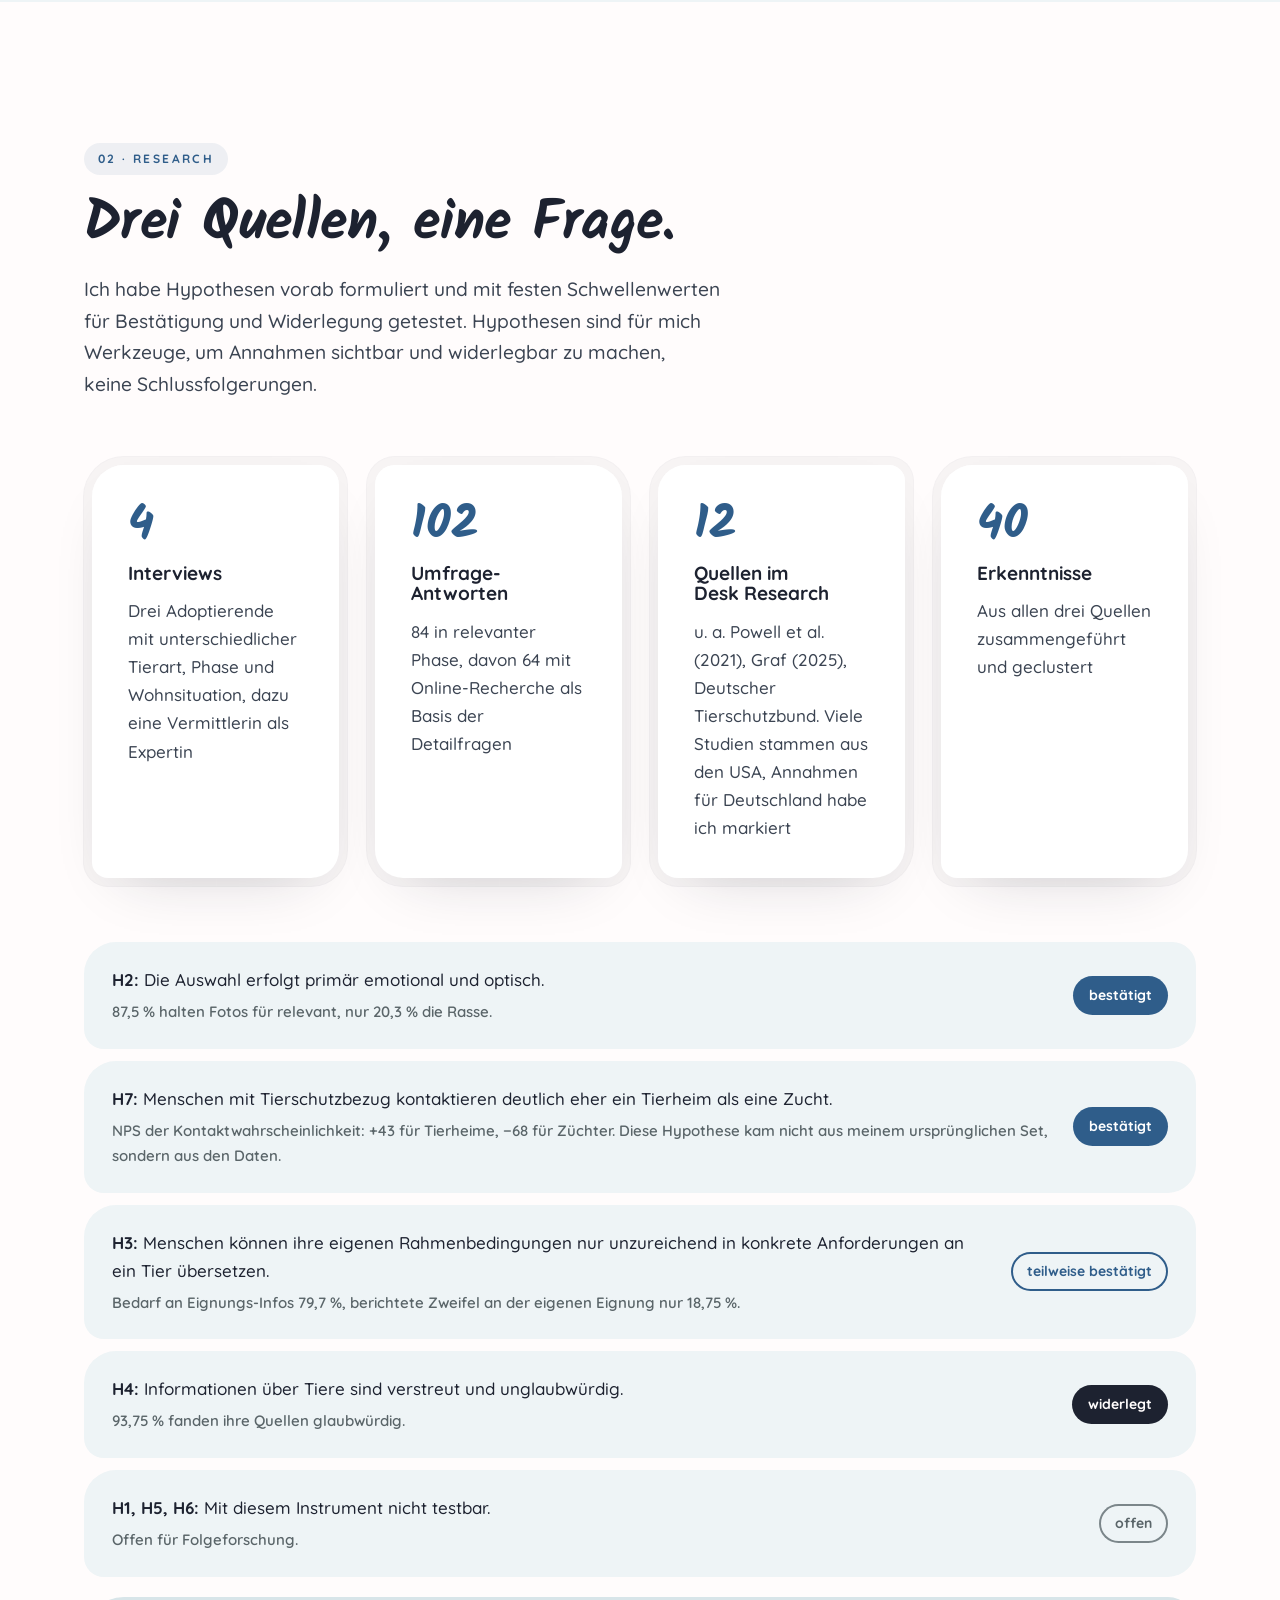
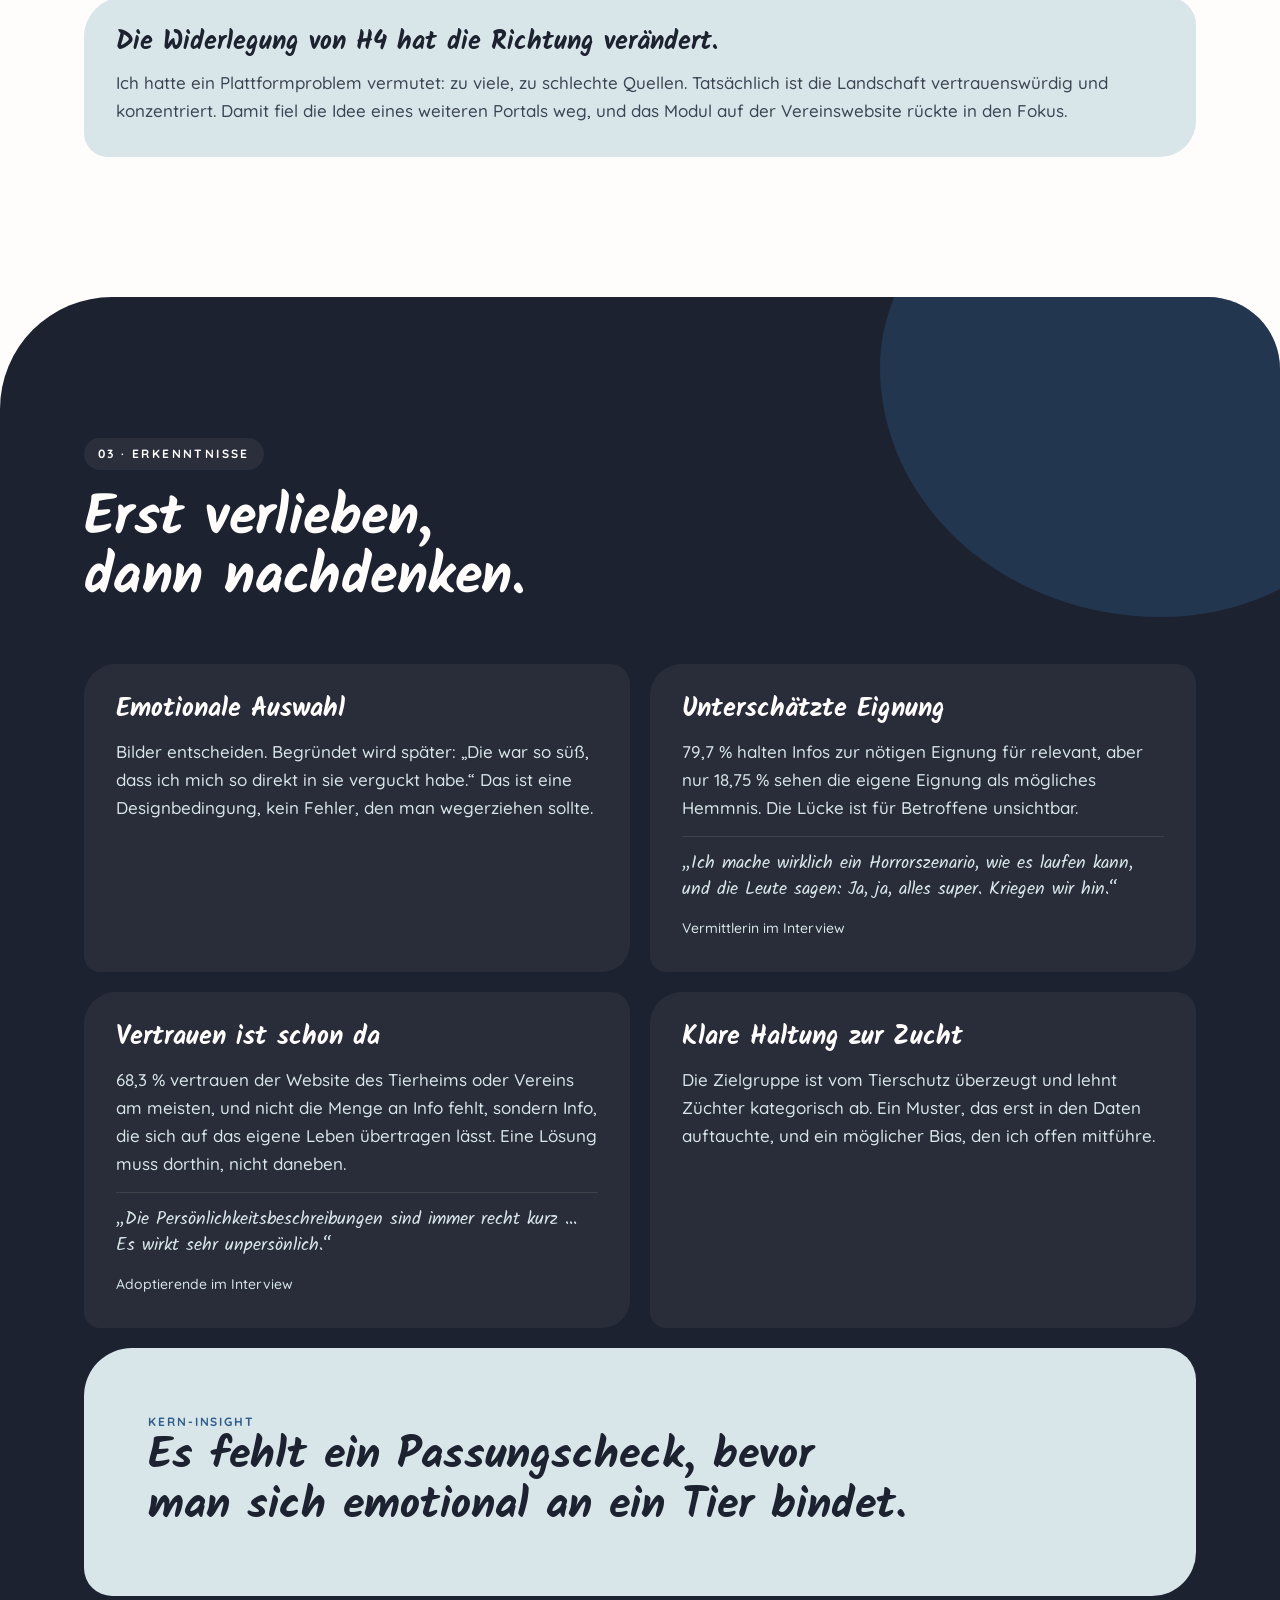
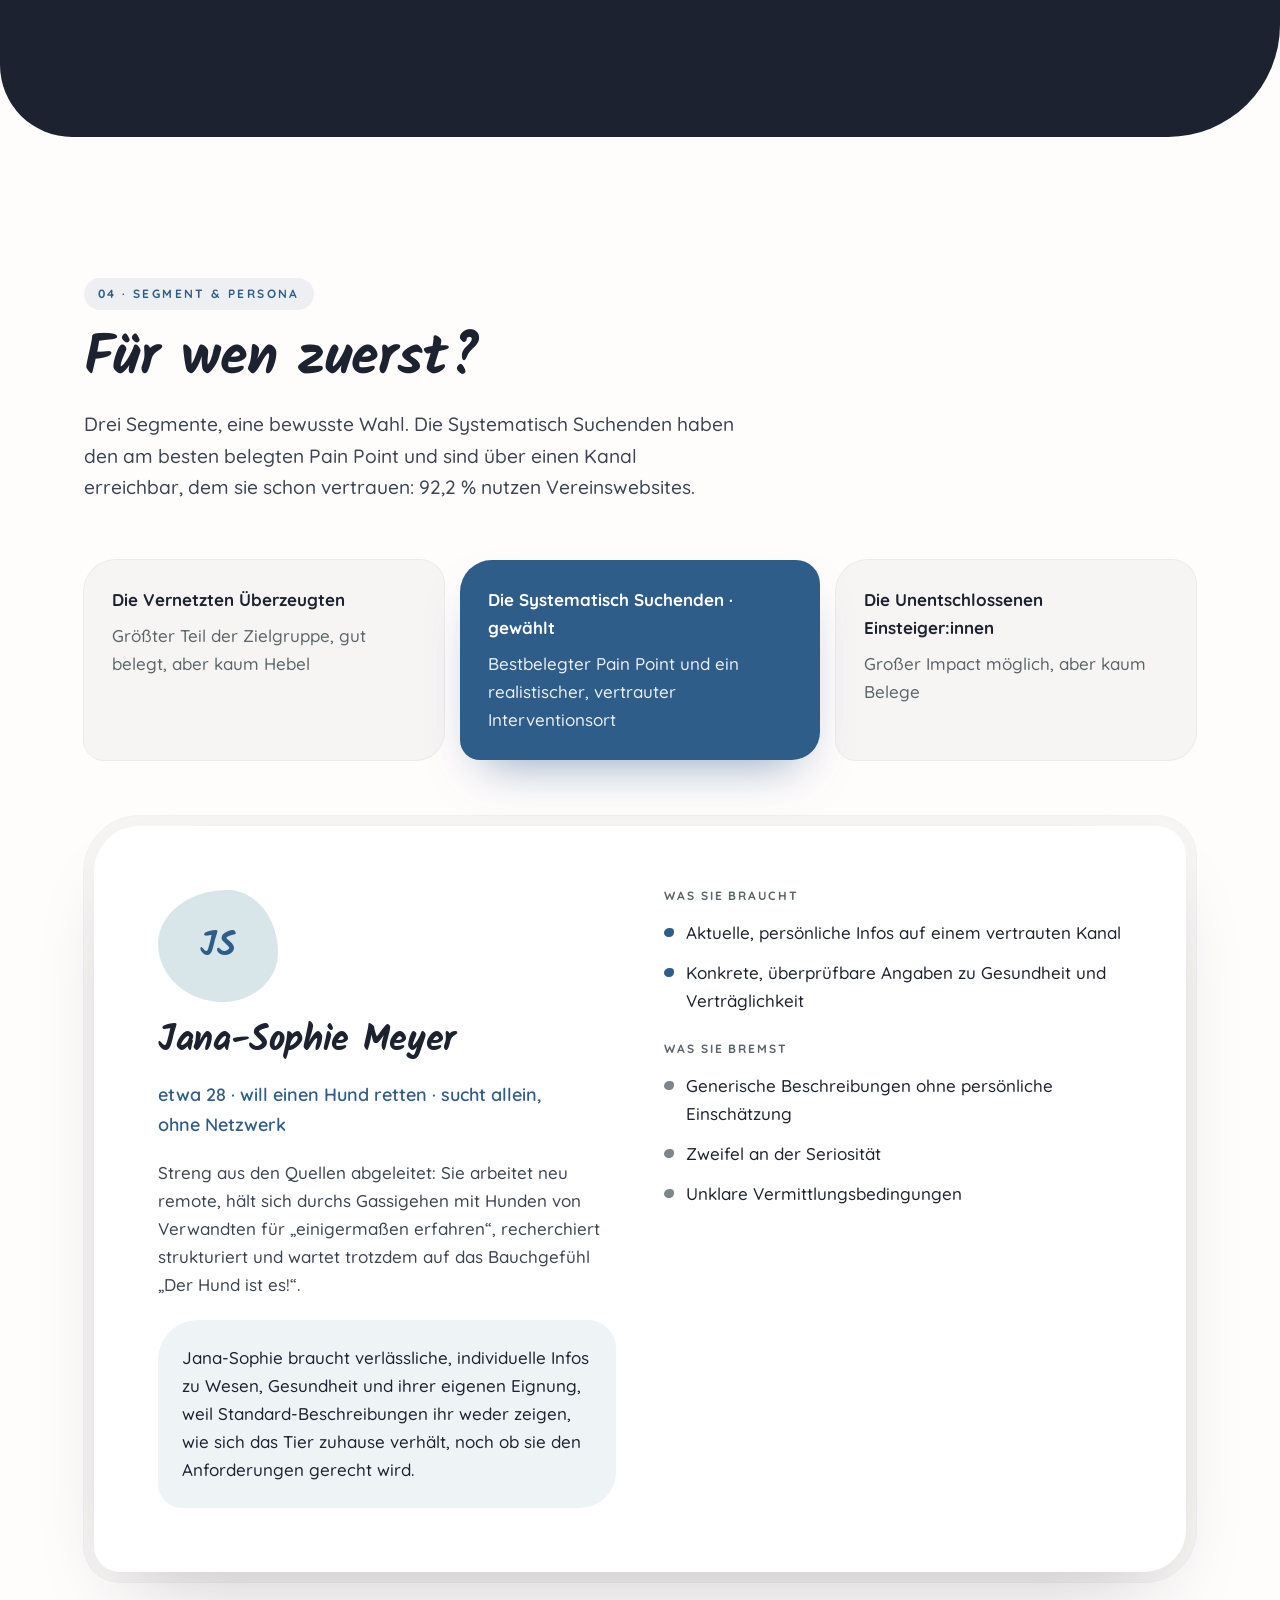
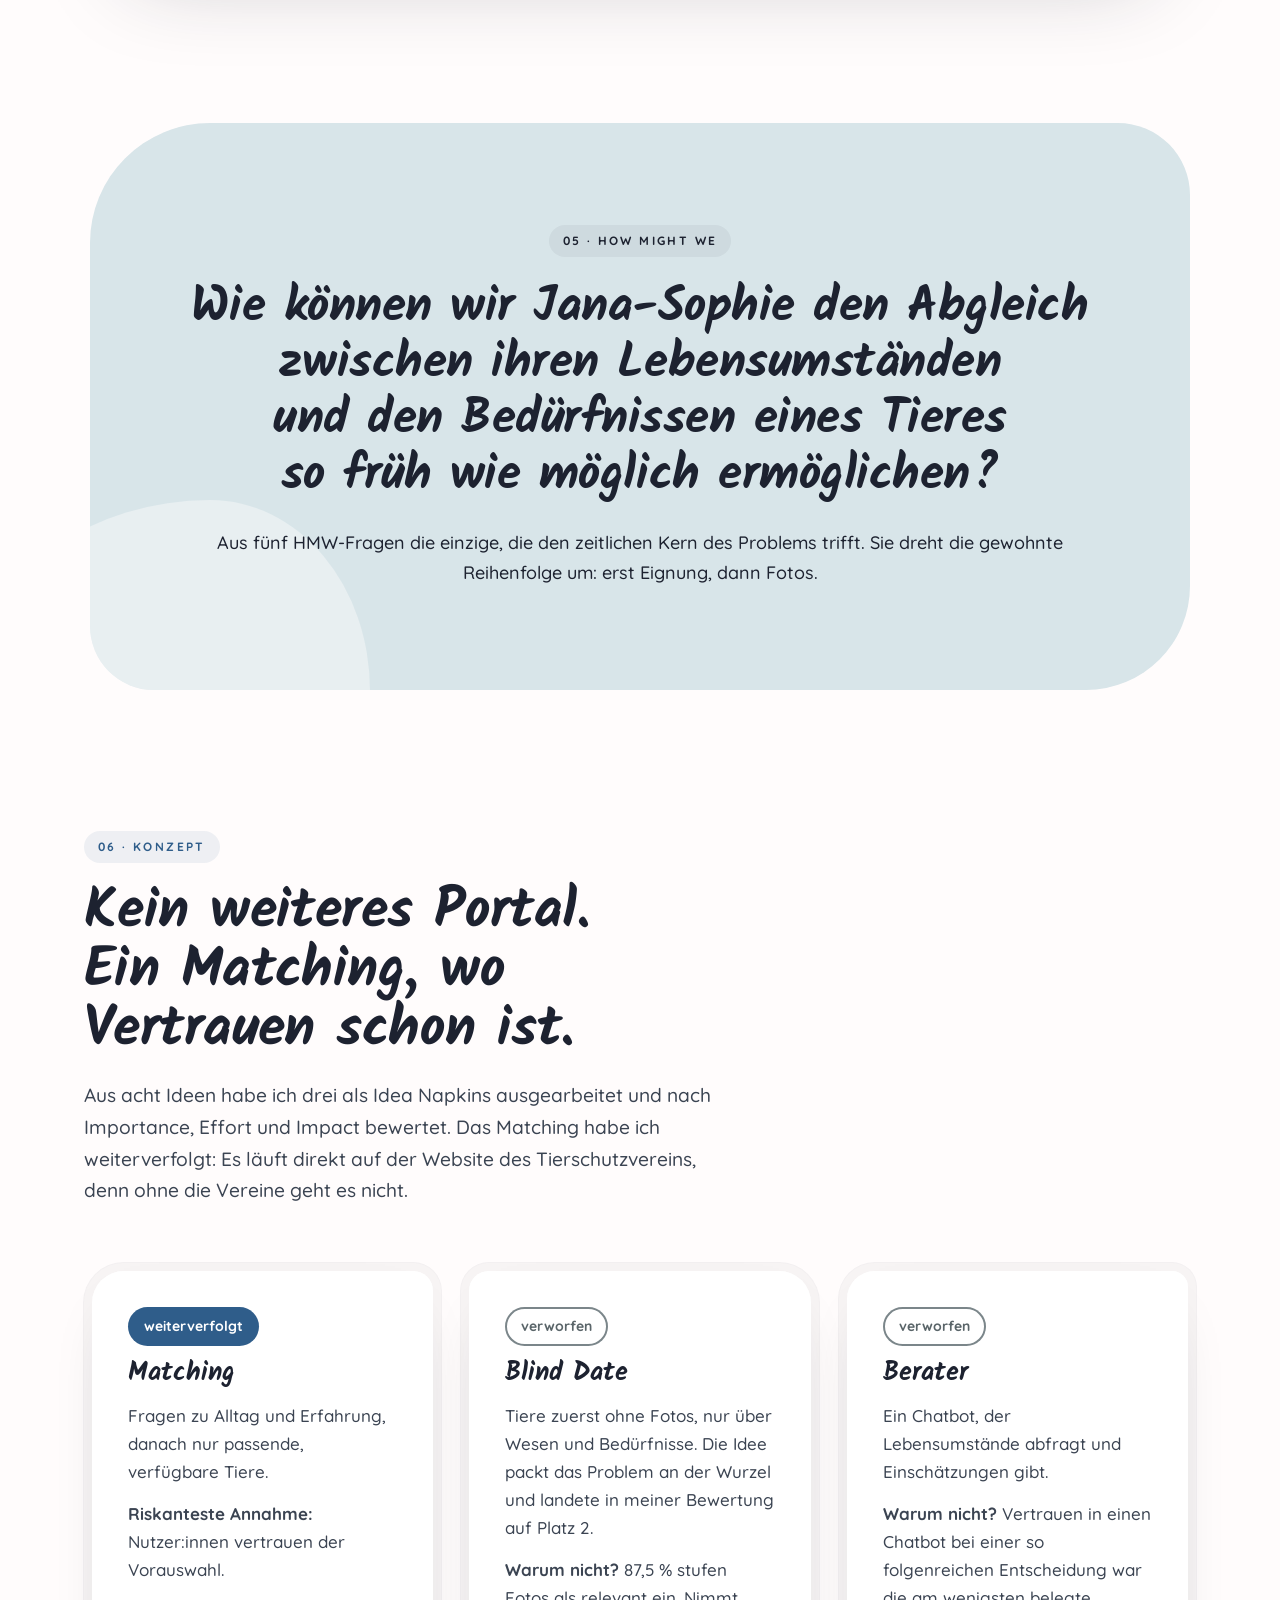
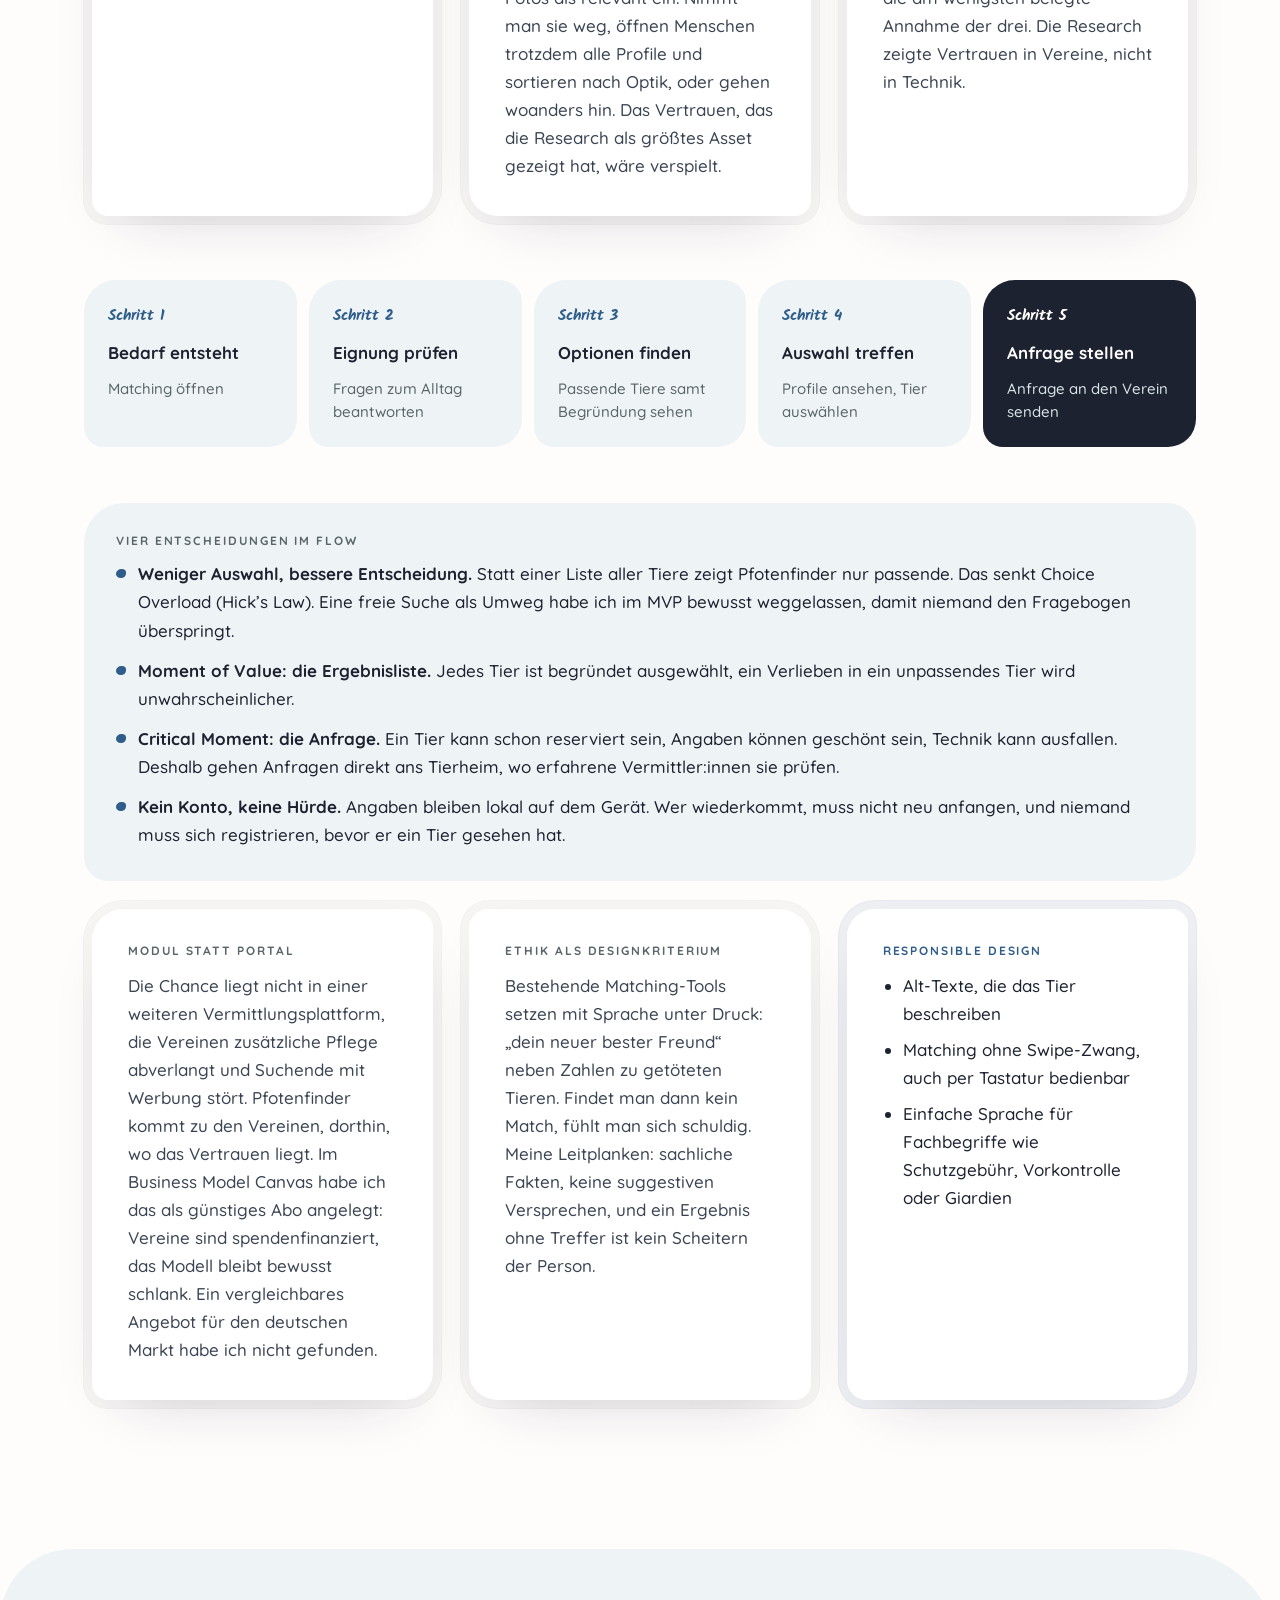
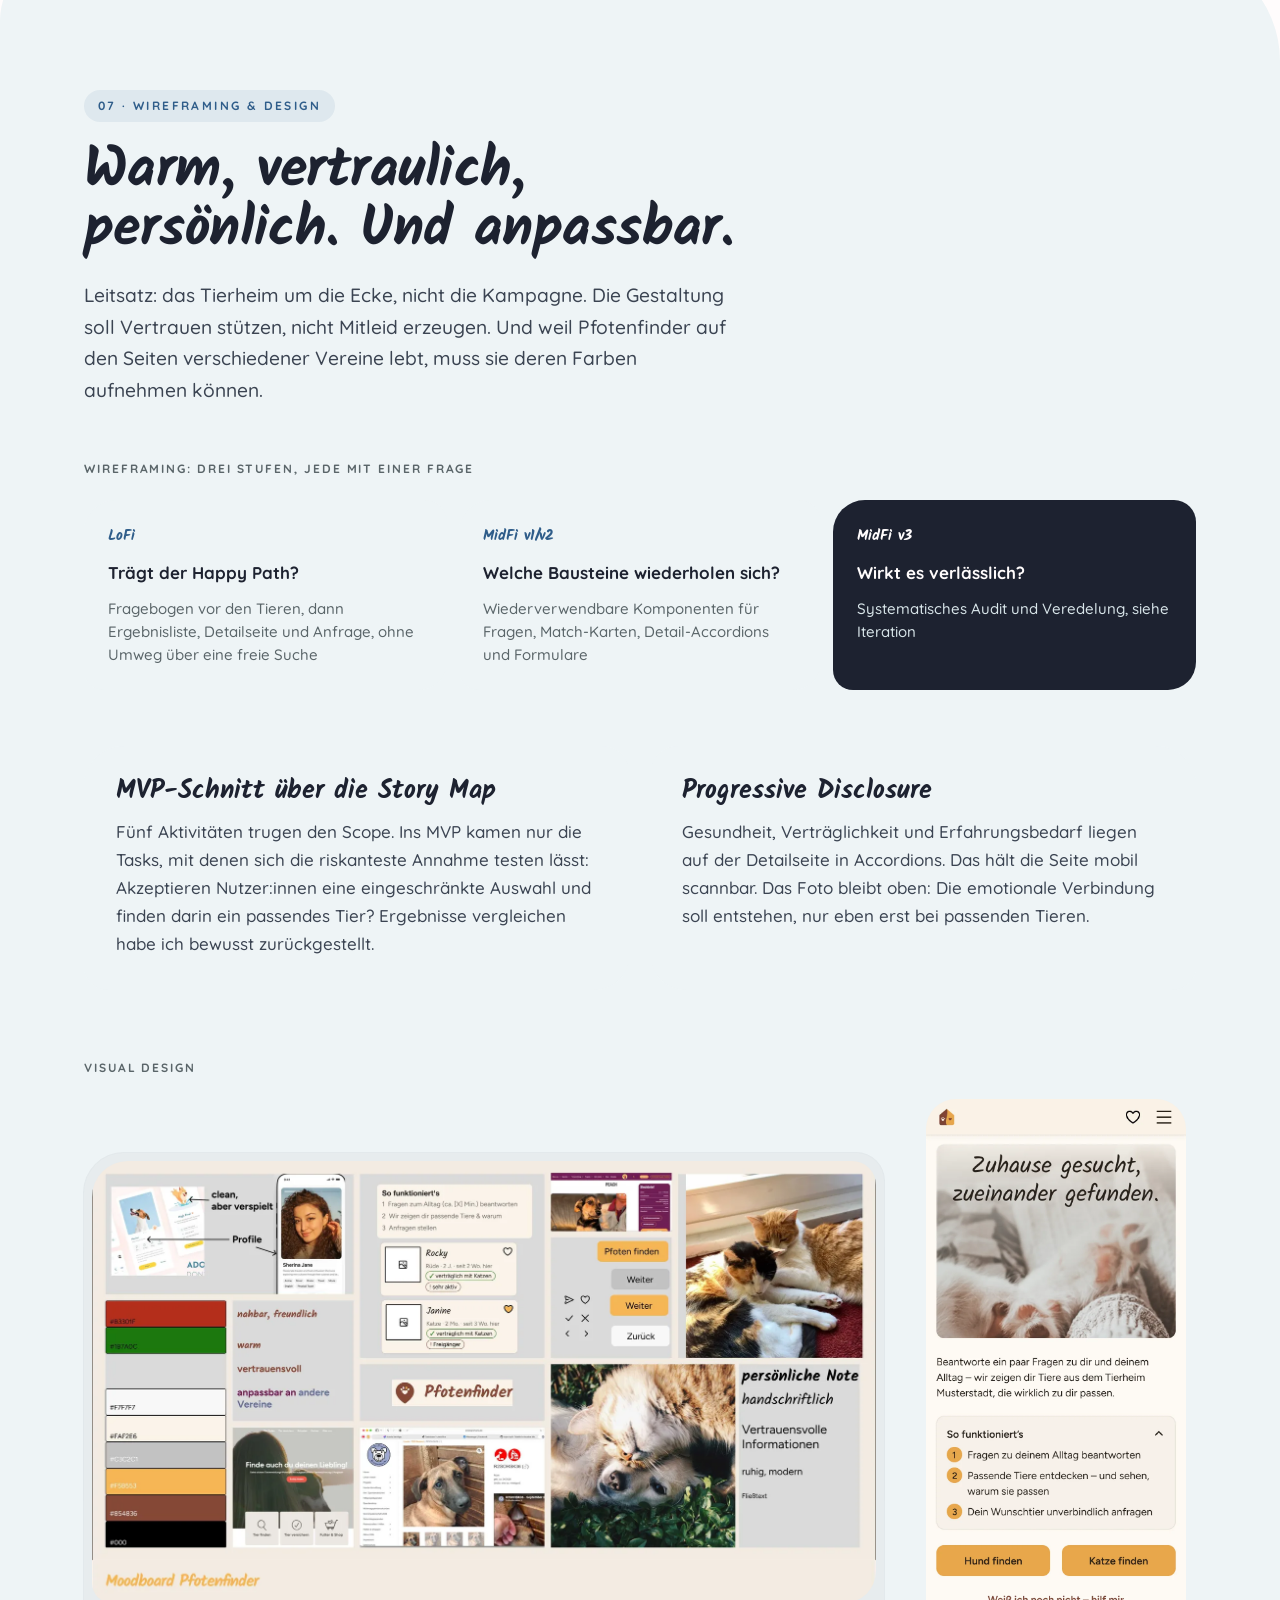
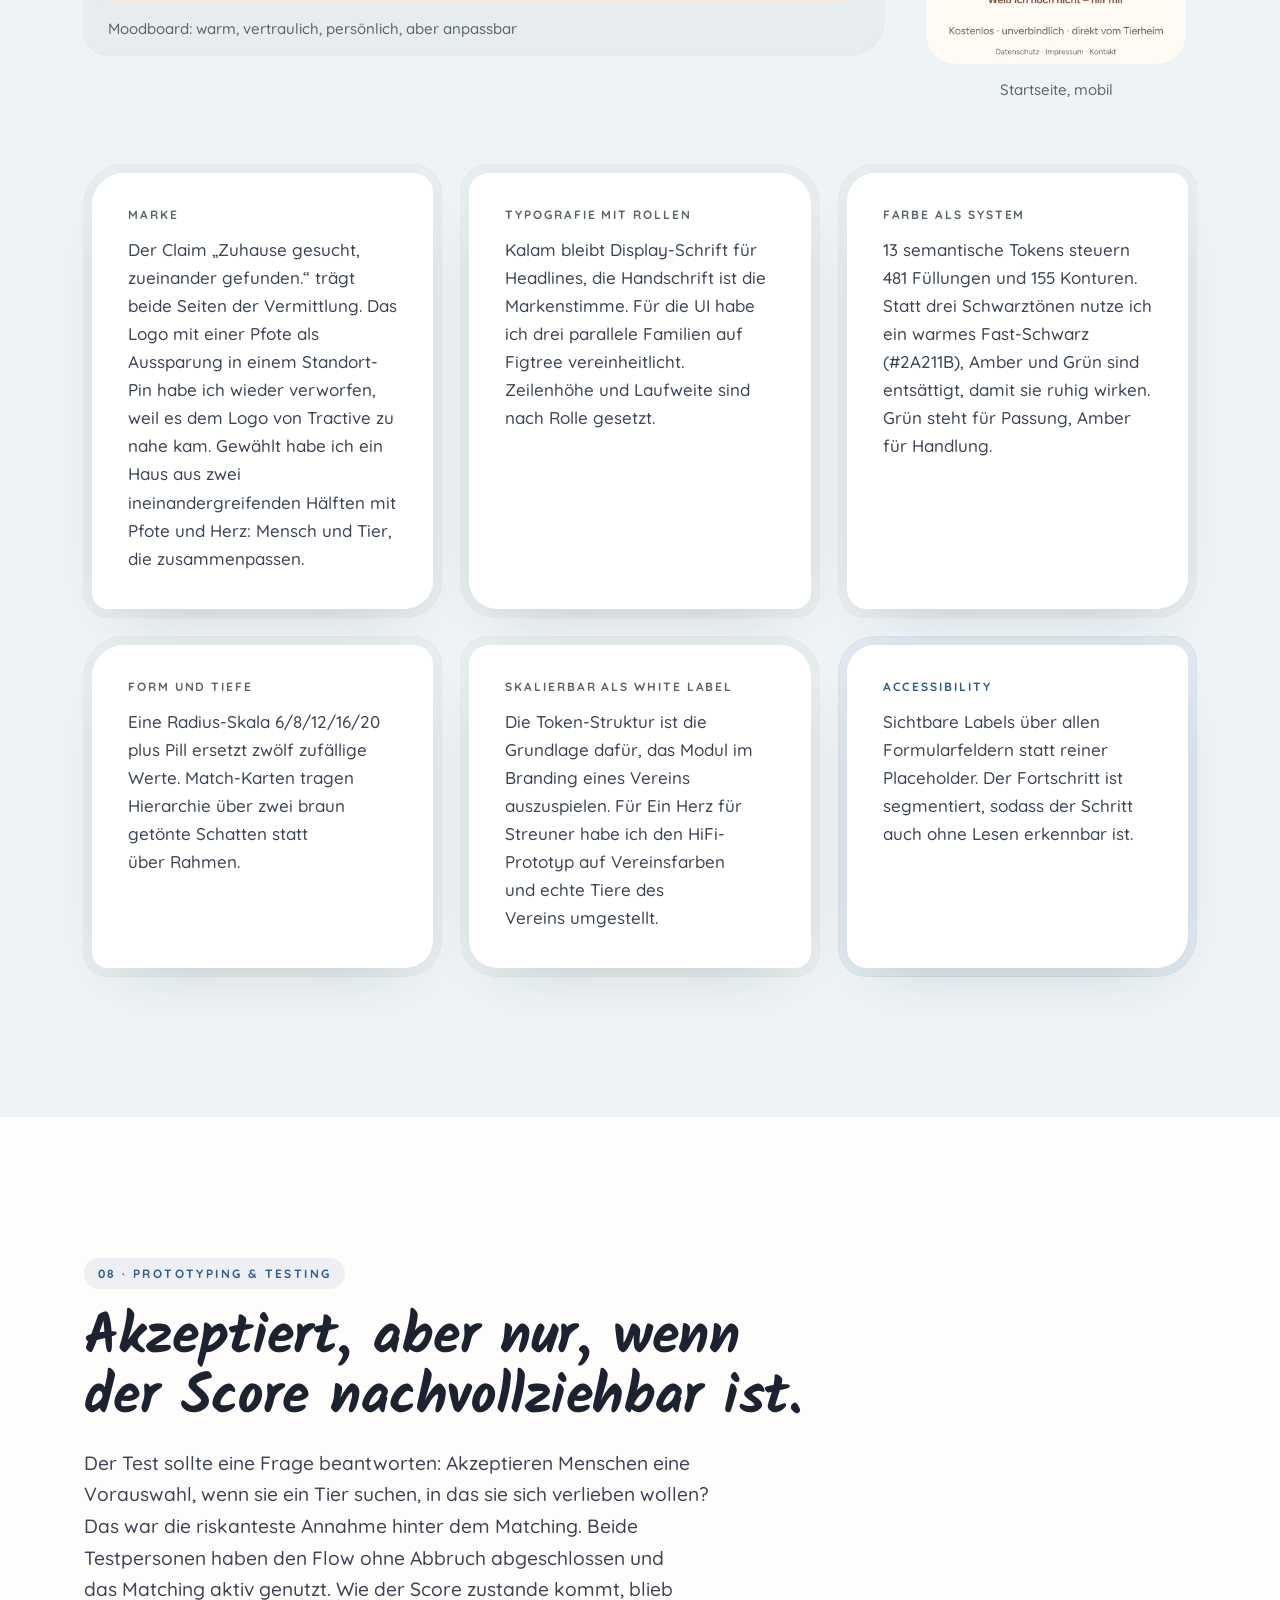
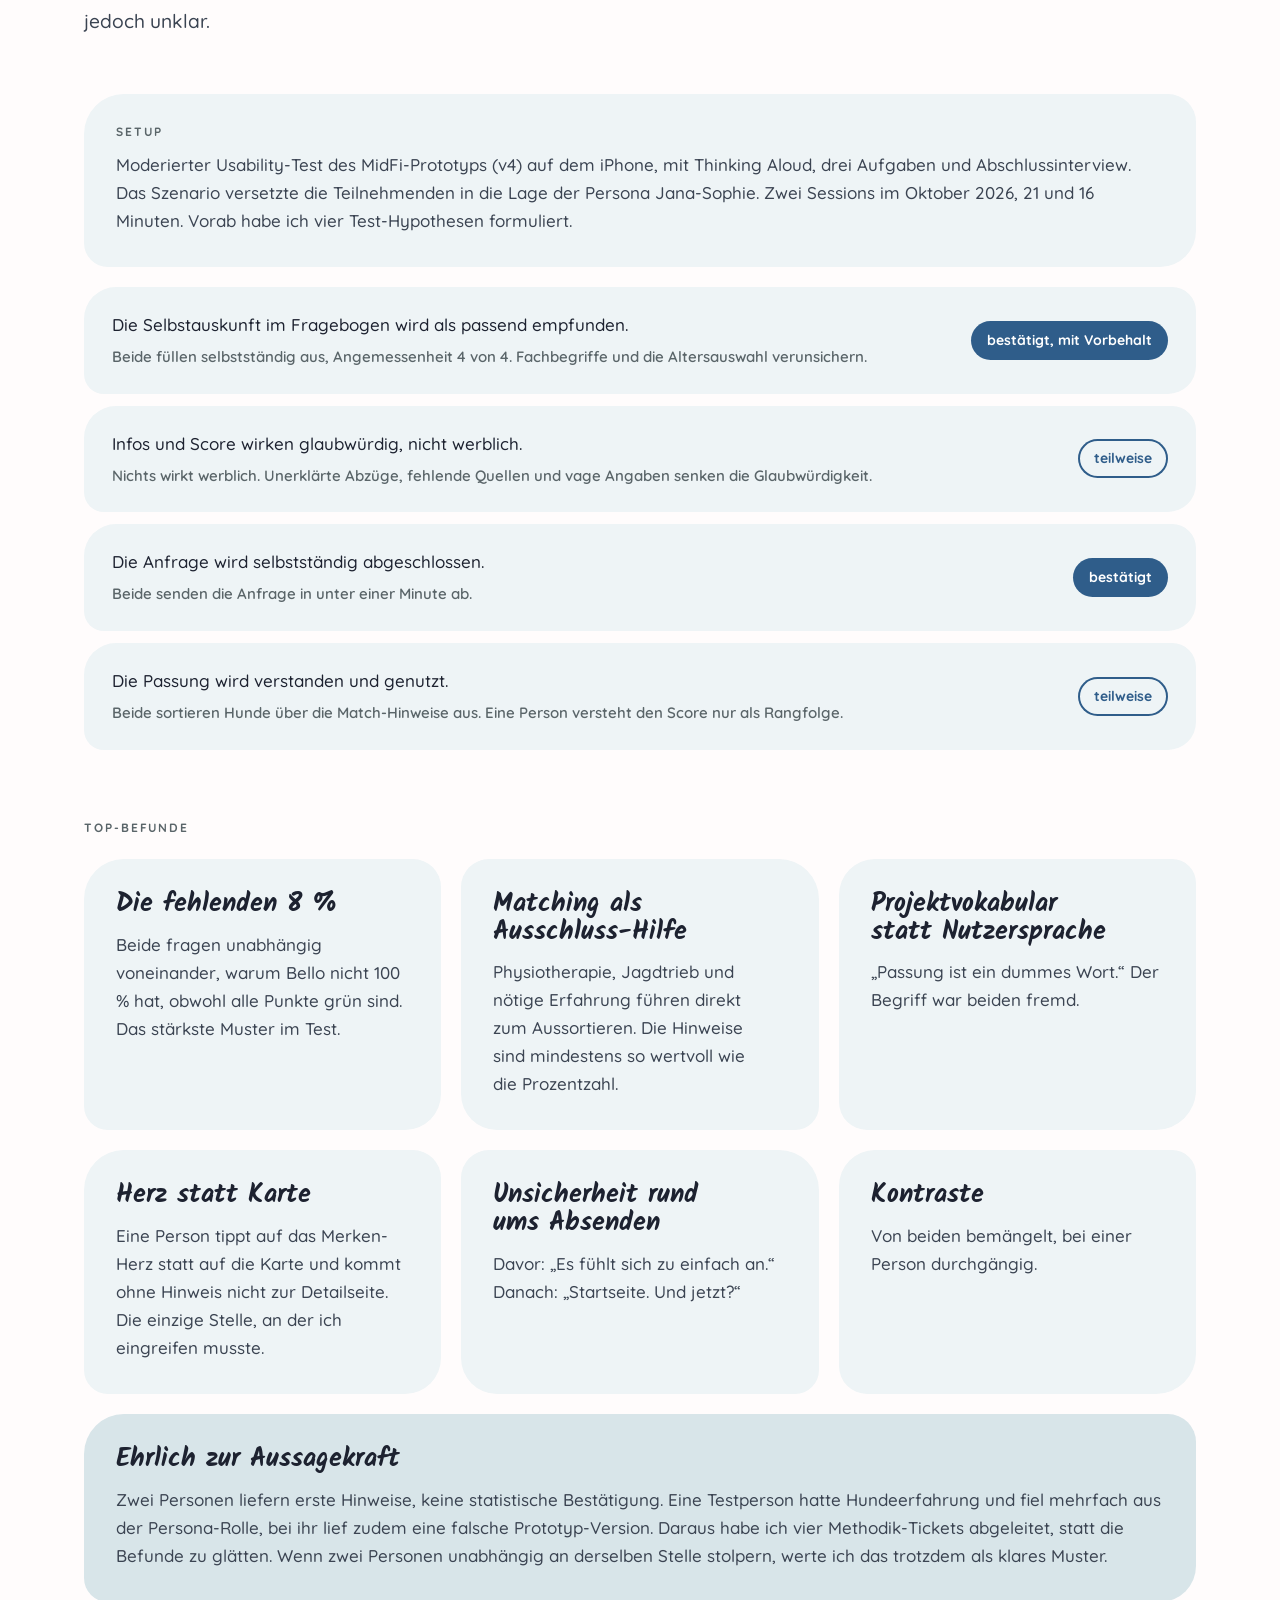
<file: projekte/pfotenfinder.html>
<!doctype html>
<html lang="de">
<head>
  <meta charset="utf-8">
  <meta name="viewport" content="width=device-width, initial-scale=1">
  <title>Case Study Pfotenfinder · Sarah Böning</title>
  <meta name="description" content="Pfotenfinder: Wie Menschen und Tierschutztiere besser zueinander finden. UX-Case-Study von der Research über Persona und Matching-Konzept bis zu Usability-Test und HiFi-Prototypen.">
  <meta name="theme-color" content="#fffcfc" media="(prefers-color-scheme: light)">
  <meta name="theme-color" content="#1d2230" media="(prefers-color-scheme: dark)">
  <meta name="referrer" content="no-referrer">
  <link rel="icon" href="../assets/img/favicon.svg" type="image/svg+xml">
  <link rel="preload" href="../assets/fonts/fredoka.woff2" as="font" type="font/woff2" crossorigin>
  <link rel="preload" href="../assets/fonts/kalam-700.woff2" as="font" type="font/woff2" crossorigin>
  <link rel="preload" href="../assets/fonts/quicksand.woff2" as="font" type="font/woff2" crossorigin>
  <link rel="stylesheet" href="../assets/css/style.css">
  <script src="../assets/js/theme-init.js"></script>
  <script src="../assets/js/main.js" defer></script>
</head>
<body class="case">
<a class="skip-link" href="#inhalt">Zum Inhalt springen</a>
<div class="page" id="top">
  <header class="site-header">
    <div class="header-island">
      <a class="brand" href="../index.html">Sarah Böning</a>
      <nav class="nav" aria-label="Hauptnavigation">
          <a href="../projekte.html" aria-current="page">Projekte</a>
          <a href="../index.html#weg">Werdegang</a>
          <a href="../index.html#skills">Skills</a>
          <a href="../index.html#ueber">Über mich</a>
          <a href="../lebenslauf.html">Lebenslauf</a>
      </nav>
      <div class="header-tools">
        <div class="lang-switch" role="group" aria-label="Sprache">
          <a aria-current="true"><span aria-hidden="true">DE</span><span class="visually-hidden">Deutsch</span></a>
          <a href="../en/projects/pfotenfinder.html" lang="en" hreflang="en"><span aria-hidden="true">EN</span><span class="visually-hidden">English</span></a>
        </div>
        <button class="icon-btn theme-toggle" type="button" aria-pressed="false" aria-label="Dunkles Design">
          <svg class="icon icon--20 icon-moon" viewBox="0 0 24 24" aria-hidden="true"><path d="M20 14.5A8 8 0 0 1 9.5 4a8 8 0 1 0 10.5 10.5z"/></svg>
          <svg class="icon icon--20 icon-sun" viewBox="0 0 24 24" aria-hidden="true"><circle cx="12" cy="12" r="4"/><path d="M12 2.5v2M12 19.5v2M2.5 12h2M19.5 12h2M5.3 5.3l1.4 1.4M17.3 17.3l1.4 1.4M5.3 18.7l1.4-1.4M17.3 6.7l1.4-1.4"/></svg>
        </button>
        <button class="icon-btn menu-toggle" type="button" aria-expanded="false" aria-controls="mobile-nav" aria-label="Menü öffnen" data-label-open="Menü öffnen" data-label-close="Menü schließen">
          <span></span><span></span>
        </button>
      </div>
    </div>
  </header>
  <nav class="mobile-nav" id="mobile-nav" aria-label="Hauptnavigation">
      <a href="../projekte.html" aria-current="page">Projekte</a>
    <a href="../index.html#weg">Werdegang</a>
    <a href="../index.html#skills">Skills</a>
    <a href="../index.html#ueber">Über mich</a>
    <a href="../lebenslauf.html">Lebenslauf</a>
    <a href="../index.html#kontakt">Kontakt</a>
  </nav>

  <main id="inhalt">
    <div class="blob" aria-hidden="true" style="top:-200px;left:-220px;width:700px;height:660px;opacity:.7"></div>

    <section class="container relative" style="padding-block:clamp(56px,8vw,112px) 64px" aria-labelledby="cs-title">
      <div class="stack" style="gap:32px">
        <a class="btn btn--soft btn--back" href="../projekte.html"><span class="btn__icon"><svg class="icon" viewBox="0 0 24 24" aria-hidden="true"><path d="M19 12H5M11 6l-6 6 6 6"/></svg></span> Alle Projekte</a>
        <p class="eyebrow">Case Study · Product Design Bootcamp</p>
        <h1 id="cs-title" class="display-1" style="font-size:clamp(56px,8vw,112px);line-height:.95">Pfotenfinder</h1>
        <p class="lead" style="font-size:clamp(20px,2vw,26px);max-width:26em">Wie Menschen und Tierschutztiere zueinander finden, bevor allein das Herz entscheidet.</p>
        <dl class="case-meta">
          <div><dt class="kicker">Meine Rolle</dt><dd>Solo: UX Research, Strategie, Interaction &amp; Visual Design</dd></div>
          <div><dt class="kicker">Zeitraum</dt><dd>August bis November 2026</dd></div>
          <div><dt class="kicker">Methoden</dt><dd>Interviews, Umfrage, Desk Research, Persona, Usability-Test</dd></div>
          <div><dt class="kicker">Status</dt><dd>MidFi getestet, HiFi-Test vorbereitet</dd></div>
        </dl>
      </div>
    </section>

    <section class="container relative" style="padding-bottom:clamp(96px,10vw,144px)" aria-label="Entwürfe">
      <div class="project reveal">
        <div class="case-hero">
          <div class="blob" aria-hidden="true" style="top:-120px;right:-100px;width:420px;height:380px;background:var(--bg);opacity:.45"></div>
          <img class="shot-desktop" src="../assets/img/pfotenfinder-desktop.webp" width="1600" height="1138" alt="Pfotenfinder Desktop-Entwurf für das Tierheim Musterstadt: Titel „Zuhause gesucht, zueinander gefunden.“ über einem Foto, auf dem sich ein Tier an Füße in Wollsocken kuschelt, darunter „So funktioniert’s“ in drei Schritten und die Buttons Hund finden und Katze finden">
          <img class="shot-mobile" src="../assets/img/pfotenfinder-mobile.webp" width="402" height="874" alt="Pfotenfinder Mobil-Entwurf der Startseite: Titel „Zuhause gesucht, zueinander gefunden.“, drei Schritte und die Buttons Hund finden, Katze finden sowie „Weiß ich noch nicht – hilf mir“">
        </div>
      </div>
    </section>

    <section class="container" style="padding-bottom:clamp(96px,10vw,144px)" aria-labelledby="tldr">
      <h2 id="tldr" class="kicker" style="font-family:var(--font-body);margin-bottom:28px">Kurz gesagt</h2>
      <div class="grid-auto">
        <div class="panel reveal"><h3 class="display-3">Problem</h3><p class="body-2">Menschen verlieben sich in ein Foto und prüfen erst danach, ob das Tier zu ihrem Alltag passt. Passt es nicht, wird es zum Rückläufer.</p></div>
        <div class="panel panel--b reveal"><h3 class="display-3">Ansatz</h3><p class="body-2">Ein Matching-Modul direkt auf der Website des Tierschutzvereins: erst Fragen zum eigenen Leben, dann passende Tiere mit Begründung. Umgesetzt auch als White-Label-Version mit dem echten Verein Ein Herz für Streuner e.V.</p></div>
        <div class="panel panel--c panel--ink reveal"><h3 class="display-3">Stand</h3><p class="body-2">Zwei HiFi-Prototypen, mobil und Desktop. Der MidFi-Test mit 2 Personen ergab 23 Tickets, der HiFi-Test mit 5 Personen ist vorbereitet.</p></div>
      </div>
    </section>

    <!-- 01 Problem -->
    <section class="section section--tint" aria-labelledby="s1">
      <div class="container split">
        <div class="stack reveal">
          <p class="eyebrow">01 · Das Problem</p>
          <h2 id="s1" class="display-2">Guter Wille reicht nicht.</h2>
          <p class="body-2" style="font-size:18px"><strong>Die Nutzerseite.</strong> Suchende recherchieren gründlich, entscheiden aber nach Bauchgefühl. Tierprofile sind kurz, floskelhaft und oft mit veralteten Fotos, die eigene Eignung lässt sich daraus nicht ableiten. Wer Zweifel hat, merkt es meist erst nach dem Einzug.</p>
          <p class="body-2" style="font-size:18px"><strong>Die Vereinsseite.</strong> Nur 18 % der Tierheime in Deutschland haben noch Aufnahmekapazität (Deutscher Tierschutzbund, 2024). Häufigste Abgabegründe sind Überforderung und fehlende Zeit. Vermittler:innen sieben ungeeignete Anfragen mit hohem Aufwand aus, per Telefon, Selbstauskunft und Vorkontrolle.</p>
          <p class="body-2" style="font-size:18px"><strong>Die Spannung.</strong> Jede Fehlvermittlung kostet doppelt: Das Tier verliert erneut sein Zuhause, und der Platz fehlt für das nächste. Hilferufe wie dieser aus dem Umfeld von Ein Herz für Streuner e.V., wo ich mich ehrenamtlich engagiere, zeigen das deutlich.</p>
        </div>
        <figure class="shell reveal" style="margin:0;transform:rotate(2deg)">
          <div class="core" style="gap:20px;padding:40px">
            <svg width="40" height="32" viewBox="0 0 40 32" fill="none" stroke="currentColor" stroke-width="1.5" stroke-linecap="round" stroke-linejoin="round" aria-hidden="true" style="color:var(--accent)"><path d="M14 4C7 7 3 13 3 20a7 7 0 1 0 7-7"/><path d="M35 4c-7 3-11 9-11 16a7 7 0 1 0 7-7"/></svg>
            <blockquote class="quote">Kann jemand helfen? Amber wird nach einem Tag zum Rückläufer, weil die Adoptanten ihr keine Ruhe zum Ankommen geben.</blockquote>
            <figcaption style="padding:0">Hilferuf aus dem Umfeld von Ein Herz für Streuner e.V., einer von vielen</figcaption>
          </div>
        </figure>
      </div>
    </section>

    <!-- 02 Research -->
    <section class="section container" aria-labelledby="s2">
      <div class="section-head reveal">
        <p class="eyebrow">02 · Research</p>
        <h2 id="s2" class="display-2">Drei Quellen, eine Frage.</h2>
        <p class="lead">Ich habe Hypothesen vorab formuliert und mit festen Schwellenwerten für Bestätigung und Widerlegung getestet. Hypothesen sind für mich Werkzeuge, um Annahmen sichtbar und widerlegbar zu machen, keine Schlussfolgerungen.</p>
      </div>
      <div class="grid-auto" style="--min:240px">
        <div class="shell reveal"><div class="core"><span class="big-number">4</span><h3 style="font-family:var(--font-body);font-size:19px;font-weight:700">Interviews</h3><p class="body-2">Drei Adoptierende mit unterschiedlicher Tierart, Phase und Wohnsituation, dazu eine Vermittlerin als Expertin</p></div></div>
        <div class="shell shell--b reveal"><div class="core"><span class="big-number">102</span><h3 style="font-family:var(--font-body);font-size:19px;font-weight:700">Umfrage-Antworten</h3><p class="body-2">84 in relevanter Phase, davon 64 mit Online-Recherche als Basis der Detailfragen</p></div></div>
        <div class="shell shell--c reveal"><div class="core"><span class="big-number">12</span><h3 style="font-family:var(--font-body);font-size:19px;font-weight:700">Quellen im Desk Research</h3><p class="body-2">u. a. Powell et al. (2021), Graf (2025), Deutscher Tierschutzbund. Viele Studien stammen aus den USA, Annahmen für Deutschland habe ich markiert</p></div></div>
        <div class="shell reveal"><div class="core"><span class="big-number">40</span><h3 style="font-family:var(--font-body);font-size:19px;font-weight:700">Erkenntnisse</h3><p class="body-2">Aus allen drei Quellen zusammengeführt und geclustert</p></div></div>
      </div>
      <ol class="hypo">
        <li class="reveal"><p><strong>H2:</strong> Die Auswahl erfolgt primär emotional und optisch.<small>87,5 % halten Fotos für relevant, nur 20,3 % die Rasse.</small></p><span class="badge">bestätigt</span></li>
        <li class="reveal"><p><strong>H7:</strong> Menschen mit Tierschutzbezug kontaktieren deutlich eher ein Tierheim als eine Zucht.<small>NPS der Kontaktwahrscheinlichkeit: +43 für Tierheime, −68 für Züchter. Diese Hypothese kam nicht aus meinem ursprünglichen Set, sondern aus den Daten.</small></p><span class="badge">bestätigt</span></li>
        <li class="reveal"><p><strong>H3:</strong> Menschen können ihre eigenen Rahmenbedingungen nur unzureichend in konkrete Anforderungen an ein Tier übersetzen.<small>Bedarf an Eignungs-Infos 79,7 %, berichtete Zweifel an der eigenen Eignung nur 18,75 %.</small></p><span class="badge badge--partial">teilweise bestätigt</span></li>
        <li class="reveal"><p><strong>H4:</strong> Informationen über Tiere sind verstreut und unglaubwürdig.<small>93,75 % fanden ihre Quellen glaubwürdig.</small></p><span class="badge badge--refuted">widerlegt</span></li>
        <li class="reveal"><p><strong>H1, H5, H6:</strong> Mit diesem Instrument nicht testbar.<small>Offen für Folgeforschung.</small></p><span class="badge badge--open">offen</span></li>
      </ol>
      <div class="panel panel--azure reveal" style="margin-top:20px">
        <h3 class="display-3">Die Widerlegung von H4 hat die Richtung verändert.</h3>
        <p class="body-2">Ich hatte ein Plattformproblem vermutet: zu viele, zu schlechte Quellen. Tatsächlich ist die Landschaft vertrauenswürdig und konzentriert. Damit fiel die Idee eines weiteren Portals weg, und das Modul auf der Vereinswebsite rückte in den Fokus.</p>
      </div>
    </section>

    <!-- 03 Erkenntnisse -->
    <section class="section section--dark" aria-labelledby="s3">
      <div class="blob" aria-hidden="true" style="top:-160px;right:-120px;width:520px;height:480px;background:var(--accent);opacity:.35"></div>
      <div class="container relative">
        <div class="section-head reveal">
          <p class="eyebrow">03 · Erkenntnisse</p>
          <h2 id="s3" class="display-2">Erst verlieben, dann nachdenken.</h2>
        </div>
        <div class="grid-auto" style="--min:420px">
          <div class="reveal"><div class="dark-card"><h3 class="display-3">Emotionale Auswahl</h3><p>Bilder entscheiden. Begründet wird später: „Die war so süß, dass ich mich so direkt in sie verguckt habe.“ Das ist eine Designbedingung, kein Fehler, den man wegerziehen sollte.</p></div></div>
          <div class="reveal"><div class="dark-card"><h3 class="display-3">Unterschätzte Eignung</h3><p>79,7 % halten Infos zur nötigen Eignung für relevant, aber nur 18,75 % sehen die eigene Eignung als mögliches Hemmnis. Die Lücke ist für Betroffene unsichtbar.</p><blockquote>„Ich mache wirklich ein Horrorszenario, wie es laufen kann, und die Leute sagen: Ja, ja, alles super. Kriegen wir hin.“</blockquote><p style="font-size:14px">Vermittlerin im Interview</p></div></div>
          <div class="reveal"><div class="dark-card"><h3 class="display-3">Vertrauen ist schon da</h3><p>68,3 % vertrauen der Website des Tierheims oder Vereins am meisten, und nicht die Menge an Info fehlt, sondern Info, die sich auf das eigene Leben übertragen lässt. Eine Lösung muss dorthin, nicht daneben.</p><blockquote>„Die Persönlichkeitsbeschreibungen sind immer recht kurz … Es wirkt sehr unpersönlich.“</blockquote><p style="font-size:14px">Adoptierende im Interview</p></div></div>
          <div class="reveal"><div class="dark-card"><h3 class="display-3">Klare Haltung zur Zucht</h3><p>Die Zielgruppe ist vom Tierschutz überzeugt und lehnt Züchter kategorisch ab. Ein Muster, das erst in den Daten auftauchte, und ein möglicher Bias, den ich offen mitführe.</p></div></div>
        </div>
        <div class="insight reveal">
          <p class="kicker" style="color:var(--accent)">Kern-Insight</p>
          <p>Es fehlt ein Passungscheck, bevor man sich emotional an ein Tier bindet.</p>
        </div>
      </div>
    </section>

    <!-- 04 Persona -->
    <section class="section container" aria-labelledby="s4">
      <div class="section-head reveal">
        <p class="eyebrow">04 · Segment &amp; Persona</p>
        <h2 id="s4" class="display-2">Für wen zuerst?</h2>
        <p class="lead">Drei Segmente, eine bewusste Wahl. Die Systematisch Suchenden haben den am besten belegten Pain Point und sind über einen Kanal erreichbar, dem sie schon vertrauen: 92,2 % nutzen Vereinswebsites.</p>
      </div>
      <ul class="segments grid-auto" style="gap:16px;margin-bottom:56px">
        <li class="reveal"><strong>Die Vernetzten Überzeugten</strong><span>Größter Teil der Zielgruppe, gut belegt, aber kaum Hebel</span></li>
        <li class="reveal is-chosen"><strong>Die Systematisch Suchenden · gewählt</strong><span>Bestbelegter Pain Point und ein realistischer, vertrauter Interventionsort</span></li>
        <li class="reveal"><strong>Die Unentschlossenen Einsteiger:innen</strong><span>Großer Impact möglich, aber kaum Belege</span></li>
      </ul>
      <div class="project reveal">
        <div class="project__inner" style="padding:clamp(28px,5vw,64px);gap:48px;grid-template-columns:repeat(auto-fit,minmax(min(360px,100%),1fr))">
          <div class="stack">
            <span class="persona__avatar" aria-hidden="true">JS</span>
            <h3 class="display-2" style="font-size:36px">Jana-Sophie Meyer</h3>
            <p style="font-size:18px;font-weight:600;color:var(--accent)">etwa 28 · will einen Hund retten · sucht allein, ohne Netzwerk</p>
            <p class="body-2">Streng aus den Quellen abgeleitet: Sie arbeitet neu remote, hält sich durchs Gassigehen mit Hunden von Verwandten für „einigermaßen erfahren“, recherchiert strukturiert und wartet trotzdem auf das Bauchgefühl „Der Hund ist es!“.</p>
            <p class="panel" style="font-size:17px;padding:24px">Jana-Sophie braucht verlässliche, individuelle Infos zu Wesen, Gesundheit und ihrer eigenen Eignung, weil Standard-Beschreibungen ihr weder zeigen, wie sich das Tier zuhause verhält, noch ob sie den Anforderungen gerecht wird.</p>
          </div>
          <div class="stack" style="gap:16px">
            <h4 class="kicker" style="font-family:var(--font-body)">Was sie braucht</h4>
            <ul class="dots">
              <li>Aktuelle, persönliche Infos auf einem vertrauten Kanal</li>
              <li>Konkrete, überprüfbare Angaben zu Gesundheit und Verträglichkeit</li>
            </ul>
            <h4 class="kicker" style="font-family:var(--font-body);margin-top:12px">Was sie bremst</h4>
            <ul class="dots dots--muted">
              <li>Generische Beschreibungen ohne persönliche Einschätzung</li>
              <li>Zweifel an der Seriosität</li>
              <li>Unklare Vermittlungsbedingungen</li>
            </ul>
          </div>
        </div>
      </div>
    </section>

    <!-- 05 HMW -->
    <section class="container" style="padding-bottom:var(--section)" aria-labelledby="s5">
      <div class="hmw reveal">
        <div class="blob" aria-hidden="true" style="bottom:-150px;left:-100px;width:380px;height:340px;background:var(--bg);opacity:.4"></div>
        <p class="eyebrow relative" style="color:var(--text);background:var(--soft)">05 · How might we</p>
        <h2 id="s5" class="display-2 relative" style="font-size:clamp(30px,3.8vw,52px);line-height:1.15">Wie können wir Jana-Sophie den Abgleich zwischen ihren Lebensumständen und den Bedürfnissen eines Tieres so früh wie möglich ermöglichen?</h2>
        <p class="relative" style="font-size:18px">Aus fünf HMW-Fragen die einzige, die den zeitlichen Kern des Problems trifft. Sie dreht die gewohnte Reihenfolge um: erst Eignung, dann Fotos.</p>
      </div>
    </section>

    <!-- 06 Konzept -->
    <section class="container" style="padding-bottom:var(--section)" aria-labelledby="s6">
      <div class="section-head reveal">
        <p class="eyebrow">06 · Konzept</p>
        <h2 id="s6" class="display-2">Kein weiteres Portal. Ein Matching, wo Vertrauen schon ist.</h2>
        <p class="lead">Aus acht Ideen habe ich drei als Idea Napkins ausgearbeitet und nach Importance, Effort und Impact bewertet. Das Matching habe ich weiterverfolgt: Es läuft direkt auf der Website des Tierschutzvereins, denn ohne die Vereine geht es nicht.</p>
      </div>
      <div class="grid-auto" style="--min:320px">
        <div class="shell reveal"><div class="core"><span class="badge">weiterverfolgt</span><h3 class="display-3">Matching</h3><p class="body-2">Fragen zu Alltag und Erfahrung, danach nur passende, verfügbare Tiere.</p><p class="body-2"><strong>Riskanteste Annahme:</strong> Nutzer:innen vertrauen der Vorauswahl.</p></div></div>
        <div class="shell shell--b reveal"><div class="core"><span class="badge badge--open">verworfen</span><h3 class="display-3">Blind Date</h3><p class="body-2">Tiere zuerst ohne Fotos, nur über Wesen und Bedürfnisse. Die Idee packt das Problem an der Wurzel und landete in meiner Bewertung auf Platz 2.</p><p class="body-2"><strong>Warum nicht?</strong> 87,5 % stufen Fotos als relevant ein. Nimmt man sie weg, öffnen Menschen trotzdem alle Profile und sortieren nach Optik, oder gehen woanders hin. Das Vertrauen, das die Research als größtes Asset gezeigt hat, wäre verspielt.</p></div></div>
        <div class="shell shell--c reveal"><div class="core"><span class="badge badge--open">verworfen</span><h3 class="display-3">Berater</h3><p class="body-2">Ein Chatbot, der Lebensumstände abfragt und Einschätzungen gibt.</p><p class="body-2"><strong>Warum nicht?</strong> Vertrauen in einen Chatbot bei einer so folgenreichen Entscheidung war die am wenigsten belegte Annahme der drei. Die Research zeigte Vertrauen in Vereine, nicht in Technik.</p></div></div>
      </div>
      <ol class="flow" aria-label="Ablauf des MVP">
        <li class="reveal"><small>Schritt 1</small><strong>Bedarf entsteht</strong><span>Matching öffnen</span></li>
        <li class="reveal"><small>Schritt 2</small><strong>Eignung prüfen</strong><span>Fragen zum Alltag beantworten</span></li>
        <li class="reveal"><small>Schritt 3</small><strong>Optionen finden</strong><span>Passende Tiere samt Begründung sehen</span></li>
        <li class="reveal"><small>Schritt 4</small><strong>Auswahl treffen</strong><span>Profile ansehen, Tier auswählen</span></li>
        <li class="reveal"><small>Schritt 5</small><strong>Anfrage stellen</strong><span>Anfrage an den Verein senden</span></li>
      </ol>
      <div class="panel reveal" style="margin-bottom:20px">
        <h3 class="kicker" style="font-family:var(--font-body)">Vier Entscheidungen im Flow</h3>
        <ul class="dots">
          <li><span><strong>Weniger Auswahl, bessere Entscheidung.</strong> Statt einer Liste aller Tiere zeigt Pfotenfinder nur passende. Das senkt Choice Overload (Hick’s Law). Eine freie Suche als Umweg habe ich im MVP bewusst weggelassen, damit niemand den Fragebogen überspringt.</span></li>
          <li><span><strong>Moment of Value: die Ergebnisliste.</strong> Jedes Tier ist begründet ausgewählt, ein Verlieben in ein unpassendes Tier wird unwahrscheinlicher.</span></li>
          <li><span><strong>Critical Moment: die Anfrage.</strong> Ein Tier kann schon reserviert sein, Angaben können geschönt sein, Technik kann ausfallen. Deshalb gehen Anfragen direkt ans Tierheim, wo erfahrene Vermittler:innen sie prüfen.</span></li>
          <li><span><strong>Kein Konto, keine Hürde.</strong> Angaben bleiben lokal auf dem Gerät. Wer wiederkommt, muss nicht neu anfangen, und niemand muss sich registrieren, bevor er ein Tier gesehen hat.</span></li>
        </ul>
      </div>
      <div class="grid-auto" style="--min:320px">
        <div class="shell reveal"><div class="core"><h3 class="kicker" style="font-family:var(--font-body)">Modul statt Portal</h3><p class="body-2">Die Chance liegt nicht in einer weiteren Vermittlungsplattform, die Vereinen zusätzliche Pflege abverlangt und Suchende mit Werbung stört. Pfotenfinder kommt zu den Vereinen, dorthin, wo das Vertrauen liegt. Im Business Model Canvas habe ich das als günstiges Abo angelegt: Vereine sind spendenfinanziert, das Modell bleibt bewusst schlank. Ein vergleichbares Angebot für den deutschen Markt habe ich nicht gefunden.</p></div></div>
        <div class="shell shell--b reveal"><div class="core"><h3 class="kicker" style="font-family:var(--font-body)">Ethik als Designkriterium</h3><p class="body-2">Bestehende Matching-Tools setzen mit Sprache unter Druck: „dein neuer bester Freund“ neben Zahlen zu getöteten Tieren. Findet man dann kein Match, fühlt man sich schuldig. Meine Leitplanken: sachliche Fakten, keine suggestiven Versprechen, und ein Ergebnis ohne Treffer ist kein Scheitern der Person.</p></div></div>
        <div class="shell shell--c shell--accent reveal"><div class="core"><h3 class="kicker" style="font-family:var(--font-body);color:var(--accent)">Responsible Design</h3><ul class="list"><li>Alt-Texte, die das Tier beschreiben</li><li>Matching ohne Swipe-Zwang, auch per Tastatur bedienbar</li><li>Einfache Sprache für Fachbegriffe wie Schutzgebühr, Vorkontrolle oder Giardien</li></ul></div></div>
      </div>
    </section>

    <!-- 07 Design -->
    <section class="section section--tint" aria-labelledby="s7">
      <div class="container">
        <div class="section-head reveal">
          <p class="eyebrow">07 · Wireframing &amp; Design</p>
          <h2 id="s7" class="display-2">Warm, vertraulich, persönlich. Und anpassbar.</h2>
          <p class="lead">Leitsatz: das Tierheim um die Ecke, nicht die Kampagne. Die Gestaltung soll Vertrauen stützen, nicht Mitleid erzeugen. Und weil Pfotenfinder auf den Seiten verschiedener Vereine lebt, muss sie deren Farben aufnehmen können.</p>
        </div>
        <h3 class="kicker case-sub" style="margin-top:0">Wireframing: drei Stufen, jede mit einer Frage</h3>
        <ol class="flow" style="grid-template-columns:repeat(auto-fit,minmax(min(260px,100%),1fr));margin-top:0" aria-label="Wireframing-Stufen">
          <li class="reveal"><small>LoFi</small><strong>Trägt der Happy Path?</strong><span>Fragebogen vor den Tieren, dann Ergebnisliste, Detailseite und Anfrage, ohne Umweg über eine freie Suche</span></li>
          <li class="reveal"><small>MidFi v1/v2</small><strong>Welche Bausteine wiederholen sich?</strong><span>Wiederverwendbare Komponenten für Fragen, Match-Karten, Detail-Accordions und Formulare</span></li>
          <li class="reveal"><small>MidFi v3</small><strong>Wirkt es verlässlich?</strong><span>Systematisches Audit und Veredelung, siehe Iteration</span></li>
        </ol>
        <div class="grid-auto" style="--min:320px;margin-bottom:72px">
          <div class="panel reveal"><h3 class="display-3">MVP-Schnitt über die Story Map</h3><p class="body-2">Fünf Aktivitäten trugen den Scope. Ins MVP kamen nur die Tasks, mit denen sich die riskanteste Annahme testen lässt: Akzeptieren Nutzer:innen eine eingeschränkte Auswahl und finden darin ein passendes Tier? Ergebnisse vergleichen habe ich bewusst zurückgestellt.</p></div>
          <div class="panel panel--b reveal"><h3 class="display-3">Progressive Disclosure</h3><p class="body-2">Gesundheit, Verträglichkeit und Erfahrungsbedarf liegen auf der Detailseite in Accordions. Das hält die Seite mobil scannbar. Das Foto bleibt oben: Die emotionale Verbindung soll entstehen, nur eben erst bei passenden Tieren.</p></div>
        </div>
        <h3 class="kicker case-sub" style="margin-top:0">Visual Design</h3>
        <div class="gallery">
          <figure class="shell gallery__wide reveal">
            <img src="../assets/img/pfotenfinder-moodboard.webp" width="1600" height="901" loading="lazy" alt="Moodboard Pfotenfinder: warme Creme- und Brauntöne, handschriftliche Überschriften, Fotos von Hunden und Katzen, frühe UI-Skizzen">
            <figcaption>Moodboard: warm, vertraulich, persönlich, aber anpassbar</figcaption>
          </figure>
          <figure class="gallery__phone reveal">
            <img src="../assets/img/pfotenfinder-mobile.webp" width="402" height="874" loading="lazy" alt="Pfotenfinder Mobil-Entwurf der Startseite: Titel „Zuhause gesucht, zueinander gefunden.“, drei Schritte und die Buttons Hund finden, Katze finden sowie „Weiß ich noch nicht – hilf mir“">
            <figcaption style="text-align:center">Startseite, mobil</figcaption>
          </figure>
        </div>
        <div class="grid-auto" style="--min:320px;margin-top:56px">
          <div class="shell reveal"><div class="core"><h3 class="kicker" style="font-family:var(--font-body)">Marke</h3><p class="body-2">Der Claim „Zuhause gesucht, zueinander gefunden.“ trägt beide Seiten der Vermittlung. Das Logo mit einer Pfote als Aussparung in einem Standort-Pin habe ich wieder verworfen, weil es dem Logo von Tractive zu nahe kam. Gewählt habe ich ein Haus aus zwei ineinandergreifenden Hälften mit Pfote und Herz: Mensch und Tier, die zusammenpassen.</p></div></div>
          <div class="shell shell--b reveal"><div class="core"><h3 class="kicker" style="font-family:var(--font-body)">Typografie mit Rollen</h3><p class="body-2">Kalam bleibt Display-Schrift für Headlines, die Handschrift ist die Markenstimme. Für die UI habe ich drei parallele Familien auf Figtree vereinheitlicht. Zeilenhöhe und Laufweite sind nach Rolle gesetzt.</p></div></div>
          <div class="shell shell--c reveal"><div class="core"><h3 class="kicker" style="font-family:var(--font-body)">Farbe als System</h3><p class="body-2">13 semantische Tokens steuern 481 Füllungen und 155 Konturen. Statt drei Schwarztönen nutze ich ein warmes Fast-Schwarz (#2A211B), Amber und Grün sind entsättigt, damit sie ruhig wirken. Grün steht für Passung, Amber für Handlung.</p></div></div>
          <div class="shell reveal"><div class="core"><h3 class="kicker" style="font-family:var(--font-body)">Form und Tiefe</h3><p class="body-2">Eine Radius-Skala 6/8/12/16/20 plus Pill ersetzt zwölf zufällige Werte. Match-Karten tragen Hierarchie über zwei braun getönte Schatten statt über Rahmen.</p></div></div>
          <div class="shell shell--b reveal"><div class="core"><h3 class="kicker" style="font-family:var(--font-body)">Skalierbar als White Label</h3><p class="body-2">Die Token-Struktur ist die Grundlage dafür, das Modul im Branding eines Vereins auszuspielen. Für Ein Herz für Streuner habe ich den HiFi-Prototyp auf Vereinsfarben und echte Tiere des Vereins umgestellt.</p></div></div>
          <div class="shell shell--c shell--accent reveal"><div class="core"><h3 class="kicker" style="font-family:var(--font-body);color:var(--accent)">Accessibility</h3><p class="body-2">Sichtbare Labels über allen Formularfeldern statt reiner Placeholder. Der Fortschritt ist segmentiert, sodass der Schritt auch ohne Lesen erkennbar ist.</p><!-- TODO: Kontrastwerte der Kern-Paarungen nach WCAG 2.2 AA ergänzen, z. B. text/primary auf surface/cream --></div></div>
        </div>
      </div>
    </section>

    <!-- 08 Test -->
    <section class="section container" aria-labelledby="s8">
      <div class="section-head reveal">
        <p class="eyebrow">08 · Prototyping &amp; Testing</p>
        <h2 id="s8" class="display-2">Akzeptiert, aber nur, wenn der Score nachvollziehbar ist.</h2>
        <p class="lead">Der Test sollte eine Frage beantworten: Akzeptieren Menschen eine Vorauswahl, wenn sie ein Tier suchen, in das sie sich verlieben wollen? Das war die riskanteste Annahme hinter dem Matching. Beide Testpersonen haben den Flow ohne Abbruch abgeschlossen und das Matching aktiv genutzt. Wie der Score zustande kommt, blieb jedoch unklar.</p>
      </div>
      <div class="panel reveal">
        <h3 class="kicker" style="font-family:var(--font-body)">Setup</h3>
        <p class="body-2">Moderierter Usability-Test des MidFi-Prototyps (v4) auf dem iPhone, mit Thinking Aloud, drei Aufgaben und Abschlussinterview. Das Szenario versetzte die Teilnehmenden in die Lage der Persona Jana-Sophie. Zwei Sessions im Oktober 2026, 21 und 16 Minuten. Vorab habe ich vier Test-Hypothesen formuliert.</p>
      </div>
      <ol class="hypo" style="margin-top:20px">
        <li class="reveal"><p>Die Selbstauskunft im Fragebogen wird als passend empfunden.<small>Beide füllen selbstständig aus, Angemessenheit 4 von 4. Fachbegriffe und die Altersauswahl verunsichern.</small></p><span class="badge">bestätigt, mit Vorbehalt</span></li>
        <li class="reveal"><p>Infos und Score wirken glaubwürdig, nicht werblich.<small>Nichts wirkt werblich. Unerklärte Abzüge, fehlende Quellen und vage Angaben senken die Glaubwürdigkeit.</small></p><span class="badge badge--partial">teilweise</span></li>
        <li class="reveal"><p>Die Anfrage wird selbstständig abgeschlossen.<small>Beide senden die Anfrage in unter einer Minute ab.</small></p><span class="badge">bestätigt</span></li>
        <li class="reveal"><p>Die Passung wird verstanden und genutzt.<small>Beide sortieren Hunde über die Match-Hinweise aus. Eine Person versteht den Score nur als Rangfolge.</small></p><span class="badge badge--partial">teilweise</span></li>
      </ol>
      <h3 class="kicker case-sub">Top-Befunde</h3>
      <div class="grid-auto" style="--min:320px">
        <div class="panel reveal"><h3 class="display-3">Die fehlenden 8 %</h3><p class="body-2">Beide fragen unabhängig voneinander, warum Bello nicht 100 % hat, obwohl alle Punkte grün sind. Das stärkste Muster im Test.</p></div>
        <div class="panel panel--b reveal"><h3 class="display-3">Matching als Ausschluss-Hilfe</h3><p class="body-2">Physiotherapie, Jagdtrieb und nötige Erfahrung führen direkt zum Aussortieren. Die Hinweise sind mindestens so wertvoll wie die Prozentzahl.</p></div>
        <div class="panel panel--c reveal"><h3 class="display-3">Projektvokabular statt Nutzersprache</h3><p class="body-2">„Passung ist ein dummes Wort.“ Der Begriff war beiden fremd.</p></div>
        <div class="panel reveal"><h3 class="display-3">Herz statt Karte</h3><p class="body-2">Eine Person tippt auf das Merken-Herz statt auf die Karte und kommt ohne Hinweis nicht zur Detailseite. Die einzige Stelle, an der ich eingreifen musste.</p></div>
        <div class="panel panel--b reveal"><h3 class="display-3">Unsicherheit rund ums Absenden</h3><p class="body-2">Davor: „Es fühlt sich zu einfach an.“ Danach: „Startseite. Und jetzt?“</p></div>
        <div class="panel panel--c reveal"><h3 class="display-3">Kontraste</h3><p class="body-2">Von beiden bemängelt, bei einer Person durchgängig.</p></div>
      </div>
      <div class="panel panel--azure reveal" style="margin-top:20px">
        <h3 class="display-3">Ehrlich zur Aussagekraft</h3>
        <p class="body-2">Zwei Personen liefern erste Hinweise, keine statistische Bestätigung. Eine Testperson hatte Hundeerfahrung und fiel mehrfach aus der Persona-Rolle, bei ihr lief zudem eine falsche Prototyp-Version. Daraus habe ich vier Methodik-Tickets abgeleitet, statt die Befunde zu glätten. Wenn zwei Personen unabhängig an derselben Stelle stolpern, werte ich das trotzdem als klares Muster.</p>
      </div>

      <h3 class="kicker case-sub">Vom Befund zum Backlog</h3>
      <ul class="facts reveal" aria-label="Tickets aus den Test-Sessions">
        <li><strong>23</strong><span>Tickets insgesamt</span></li>
        <li><strong>6</strong><span>kritisch: blockieren den Flow oder untergraben das Vertrauen</span></li>
        <li><strong>11</strong><span>wichtig: Reibung, die Antworten oder Verständnis verschlechtert</span></li>
        <li><strong>6</strong><span>Nice-to-have</span></li>
      </ul>
      <p class="body-2" style="margin-top:20px;max-width:46em">Priorisiert habe ich nach der Wirkung auf das Vertrauen ins Matching. Die kritischen und wichtigen Design-Tickets flossen in die überarbeitete HiFi v3.</p>

      <h3 class="kicker case-sub">Zweite Testrunde: HiFi v3</h3>
      <div class="grid-auto" style="--min:420px">
        <div class="panel reveal"><h3 class="display-3">Vorbereitet</h3><p class="body-2">Fünf Personen aus dem Fokussegment, ohne eigene Hundeerfahrung und ohne Teilnahme am ersten Test. Die Runde prüft gezielt die 20 Tickets, die ich zur Überprüfung markiert habe. Ein Ticket gilt als gelöst, wenn mindestens 4 von 5 Personen das Kriterium ohne Hilfe erfüllen. Dazu erfasse ich die Single Ease Question pro Aufgabe und den Vertrauenswert in die Tierinfos (Ziel ≥ 4 von 5, MidFi: 3).</p></div>
        <div class="panel panel--b reveal"><h3 class="display-3">Warum kein A/B-Test?</h3><p class="body-2">Für die wichtigste Änderung, den getrennten Match-Kasten, habe ich eine eigene Test Card angelegt. Ein A/B-Test wäre unrealistisch: Anfragen sind selten. Bei angenommenen 5 % Anfragequote bräuchte man für 20 % Effekt rund 8.000 Personen pro Variante, und Saison und Tierbestand würden das Ergebnis verzerren. Stattdessen prüft ein moderierter Verständnistest mit 5 Personen beide Versionen in wechselnder Reihenfolge: „Erklär mir, warum Bello nicht 100 % erreicht.“</p></div>
      </div>
      <!-- TODO: Ergebnisse der HiFi-v3-Runde ergänzen, sobald sie gelaufen ist: vor allem Vertrauenswert, Einstieg in die Detailseite ohne Hilfe und die Reaktion nach dem Absenden im Vergleich zu MidFi -->
    </section>

    <!-- 09 Iteration -->
    <section class="section section--tint" aria-labelledby="s9">
      <div class="container">
        <div class="section-head reveal">
          <p class="eyebrow">09 · Iteration</p>
          <h2 id="s9" class="display-2">Ein unerklärter Abzug wiegt schwerer als ein niedriger Wert.</h2>
          <p class="lead">Die wichtigste Iteration entstand aus der Frage, die zwei Testpersonen unabhängig stellten: Warum hat Bello nur 92 %? Daraus wurde ein Matching, das seine Vorbehalte offen zeigt. Den Boden dafür hatte ein ehrliches Audit meiner eigenen MidFi v2 bereitet: Sie sah fertig aus, hatte aber kein System darunter.</p>
        </div>

        <h3 class="kicker case-sub" style="margin-top:0">Vom Testbefund zur Änderung</h3>
        <ul class="compare">
          <li class="reveal">
            <div><span class="kicker">Was nicht funktionierte</span><p>Fehlende 8 % unerklärt; „Warum X passt“ enthielt auch nicht passende Punkte, „etwas irritierend“</p></div>
            <div><span class="kicker">Geändert in HiFi v3</span><p>Abzüge konkret benennen. Match-Kasten getrennt in „Das passt“ und „Das solltest du wissen“; jede Ergebniskarte zeigt eine Stärke und einen Vorbehalt</p></div>
            <div><span class="kicker">Trade-off</span><p>Bei schwer vermittelbaren Tieren kann „Das solltest du wissen“ abschrecken. Ich nehme das bewusst in Kauf: Weniger, aber passendere Anfragen sind für den Tierschutz ein Erfolg</p></div>
          </li>
          <li class="reveal">
            <div><span class="kicker">Was nicht funktionierte</span><p>Score nur als Rangfolge verstanden; „Passung“ fremd</p></div>
            <div><span class="kicker">Geändert in HiFi v3</span><p>„passt zu 92 %“ plus Erklärsatz: berechnet aus deinen Angaben zu Alltag, Wohnung und Erfahrung</p></div>
            <div><span class="kicker">Trade-off</span><p>Das präzisere Fachwort fällt weg, die Sprache der Zielgruppe gewinnt</p></div>
          </li>
          <li class="reveal">
            <div><span class="kicker">Was nicht funktionierte</span><p>Tippen auf das Herz statt auf die Karte</p></div>
            <div><span class="kicker">Geändert in HiFi v3</span><p>Karte klar klickbar mit Pfeil; Merken nur noch auf der Detailseite, mit Label; Merkliste mit Zähler im Header statt im Menü</p></div>
            <div><span class="kicker">Trade-off</span><p>Merken direkt aus der Liste entfällt, ein Schritt mehr für einen eindeutigen Einstieg. Der Impuls für die sichtbare Merkliste kam aus dem Präsentations-Feedback</p></div>
          </li>
          <li class="reveal">
            <div><span class="kicker">Was nicht funktionierte</span><p>Vertrauen in die Tierinfos nur 3 von 5: keine Quelle, „gesund“ nichtssagend, „mittelgroß“ ungenau</p></div>
            <div><span class="kicker">Geändert in HiFi v3</span><p>Quelle und Stand der Angaben, Größe in cm und Gewicht in kg, konkrete Gesundheit, Ganzkörperfotos mit Großansicht, Abschnitt zur Vorgeschichte</p></div>
            <div><span class="kicker">Trade-off</span><p>Mehr Daten, die ein Verein aktuell halten muss</p></div>
          </li>
          <li class="reveal">
            <div><span class="kicker">Was nicht funktionierte</span><p>„Darf ich auf Anfrage senden drücken?“ und danach „Startseite. Und jetzt?“</p></div>
            <div><span class="kicker">Geändert in HiFi v3</span><p>Hinweis über dem Button: „Unverbindlich, aber ernst gemeint“; Bestätigung mit 5-Tage-Zusage und „Weitere Matches ansehen“</p></div>
          </li>
          <li class="reveal">
            <div><span class="kicker">Was nicht funktionierte</span><p>Fachbegriffe wie „positiv arbeitende Hundeschule“ unklar; Altersauswahl versehentlich abgewählt</p></div>
            <div><span class="kicker">Geändert in HiFi v3</span><p>Hilfetexte, konkrete Fellpflege-Optionen, feinere Altersklassen, „Mehrere Antworten möglich“</p></div>
            <div><span class="kicker">Trade-off</span><p>Etwas mehr Text im Fragebogen</p></div>
          </li>
          <li class="reveal">
            <div><span class="kicker">Was nicht funktionierte</span><p>Grauer Text und Auswahlfelder zu kontrastarm</p></div>
            <div><span class="kicker">Geändert in HiFi v3</span><p>Alle Kontraste auf WCAG AA: 4,5:1 für Text, 3:1 für UI-Elemente; ausgewählte Werte dunkel und fett</p></div>
            <div><span class="kicker">Trade-off</span><p>Die zurückhaltend warme Palette wird etwas kräftiger</p></div>
          </li>
        </ul>

        <h3 class="kicker case-sub">MidFi v2 → v3: Audit statt Bauchgefühl</h3>
        <ul class="compare">
          <li class="reveal"><div><span class="kicker">Schrift</span><p>Drei Familien parallel, eine davon in Figma gar nicht vorhanden</p></div><div><span class="kicker">Nachher</span><p>Figtree für UI, Kalam für Display, Skala nach Rolle</p></div></li>
          <li class="reveal"><div><span class="kicker">Farbe</span><p>Reines Schwarz 74×, warme und kühle Grautöne gemischt, Akzente bis 100 % Sättigung</p></div><div><span class="kicker">Nachher</span><p>Ein warmes Fast-Schwarz, eine Grau-Familie, entsättigte Akzente</p></div></li>
          <li class="reveal"><div><span class="kicker">Tokens</span><p>Keine Variablen, keine Styles</p></div><div><span class="kicker">Nachher</span><p>13 semantische Tokens, 636 Bindungen</p></div></li>
          <li class="reveal"><div><span class="kicker">Radien und Abstände</span><p>12 Radien, Gaps ohne Basis-Skala</p></div><div><span class="kicker">Nachher</span><p>Radius-Skala 6 bis 20 plus Pill</p></div></li>
          <li class="reveal"><div><span class="kicker">Hierarchie</span><p>Karten über Rahmen, ein einziger Schatten</p></div><div><span class="kicker">Nachher</span><p>Getönte Elevation-Stufen für Karten, Header, Sticky-CTA, Dialog</p></div></li>
          <li class="reveal"><div><span class="kicker">„Kein Treffer“</span><p>Drei gleich aussehende Buttons</p></div><div><span class="kicker">Nachher</span><p>Primär, Sekundär, Textlink: klare Rangfolge</p></div></li>
          <li class="reveal"><div><span class="kicker">Formulare</span><p>Nur Placeholder als Label</p></div><div><span class="kicker">Nachher</span><p>Sichtbare Labels, realistische Beispielwerte</p></div></li>
          <li class="reveal"><div><span class="kicker">Microcopy</span><p>„Danke! …“, „Finde deine Pfote!“</p></div><div><span class="kicker">Nachher</span><p>„Danke – deine Anfrage für Bello ist angekommen.“</p></div></li>
        </ul>
        <div class="panel reveal" style="margin-top:20px">
          <h3 class="display-3">Bewusst nicht gemacht</h3>
          <p class="body-2">Die Accordions auf der Detailseite sind geblieben, obwohl sie Inhalte verbergen: mobil ist progressive Disclosure hier richtig. Hover- und Pressed-States habe ich für den statischen Prototyp nicht angelegt. Einen Vorschlag aus Figma Make, den Match-Score direkt aufs Tierfoto zu legen, habe ich verworfen: Er verdeckt genau das, worum es geht, das Tier.</p>
        </div>

        <h3 class="kicker case-sub">HiFi: Entscheidungen unter echten Constraints</h3>
        <div class="grid-auto" style="--min:420px">
          <div class="panel reveal"><h3 class="display-3">Datenspeicherung</h3><p class="body-2">Ohne Speicherung müssten Nutzer:innen den Fragebogen bei jedem Besuch neu ausfüllen. Mit Konto und Server wäre die Hürde für Vereine und Datenschutz zu hoch. Ich habe mich für lokale Speicherung auf dem Gerät entschieden: kein Konto, kein Server, Anfragen gehen direkt ans Tierheim. Ich gewinne Komfort und Vertrauen und verzichte auf geräteübergreifende Nutzung.</p></div>
          <div class="panel panel--b reveal"><h3 class="display-3">Echter Partner, echte Grenzen</h3><p class="body-2">Bei Ein Herz für Streuner hat der Verein die Spielregeln gesetzt:</p>
            <ul class="list body-2">
              <li>Die Selbstauskunft läuft über PetOffice, ohne Schnittstelle zum Vorausfüllen. Statt eine Integration vorzutäuschen, habe ich die Anfrage zur Übergabe umgebaut.</li>
              <li>Tiermerkmale pflegt der Verein nur auf seiner Website. Das Matching muss mit diesen Daten auskommen.</li>
              <li>Interne Vermittlungsinfos dürfen nicht veröffentlicht werden. Die Case Study zeigt nur, was öffentlich ist.</li>
              <li>Pfotenfinder duzt, der Verein siezt.</li>
            </ul>
          </div>
        </div>
      </div>
    </section>

    <!-- 10 Finales Design -->
    <section class="section container" aria-labelledby="s10">
      <div class="section-head reveal">
        <p class="eyebrow">10 · Finales Design</p>
        <h2 id="s10" class="display-2">Zwei Prototypen, ein Produkt.</h2>
        <p class="lead">Pfotenfinder als eigenständiges Konzept und als Modul im Branding eines echten Vereins. Die Vereinsversion zeigt, dass die Strategie „Modul statt Portal“ in der Praxis trägt.</p>
        <div class="btn-row">
          <a class="btn btn--soft btn--icon" href="https://www.figma.com/proto/Lqu7HeZ4UaRI9hQjXvURJR/Sarah-B%C3%B6ning---Pfotenfinder--Copy-?node-id=522-5279&viewport=196%2C215%2C0.04&t=hlvFJq1u2NCkmNFC-1&scaling=min-zoom&content-scaling=fixed&starting-point-node-id=522%3A5279&show-proto-sidebar=1&page-id=510%3A2453" target="_blank" rel="noopener noreferrer">HiFi-Prototyp (Figma) <span class="btn__icon"><svg class="icon" viewBox="0 0 24 24" aria-hidden="true"><path d="M7 17L17 7M9 7h8v8"/></svg></span></a>
          <a class="btn btn--soft btn--icon" href="https://www.figma.com/proto/QhPW4HdFZyOPtfOPTfnbDt/Sarah-B%C3%B6ning---Pfotenfinder-EHfS--Copy-?node-id=2002-15717&p=f&viewport=467%2C215%2C0.02&t=gn2FrBvQsEMppzyX-1&scaling=scale-down&content-scaling=fixed&starting-point-node-id=2002%3A15717&show-proto-sidebar=1&page-id=510%3A2453" target="_blank" rel="noopener noreferrer">Vereinsversion (Figma) <span class="btn__icon"><svg class="icon" viewBox="0 0 24 24" aria-hidden="true"><path d="M7 17L17 7M9 7h8v8"/></svg></span></a>
        </div>
      </div>
      <h3 class="kicker screens-title" style="font-family:var(--font-body);margin-top:0">Der Happy Path in fünf Screens</h3>
      <ol class="screens reveal" tabindex="0" aria-label="Screens des Happy Path, horizontal scrollbar">
        <li><figure>
          <img src="../assets/img/pfotenfinder-screen-alltag.webp" width="402" height="874" loading="lazy" alt="Fragebogen Schritt 1 von 3, „Erzähl uns von deinem Alltag“: Auswahlfelder zu Wohnsituation, Alter und Abwesenheit an Werktagen, Checkboxen dazu, wer noch im Haushalt lebt, Buttons Abbrechen und Weiter">
          <figcaption><strong>Alltag zuerst</strong>Drei kurze Schritte mit sichtbarem Fortschritt, vor dem ersten Tierfoto. Die Angaben bleiben auf dem Gerät, bis eine Anfrage rausgeht.</figcaption>
        </figure></li>
        <li><figure>
          <img src="../assets/img/pfotenfinder-screen-erfahrung.webp" width="402" height="874" loading="lazy" alt="Fragebogen Schritt 2 von 3, „Deine Erfahrung“: Fragen nach bisherigem Hund und Tierschutztier, Mehrfachauswahl zu Erfahrungen wie Angsthund oder Herdenschutzhund mit kurzer Erklärung der Begriffe, Frage zur Hundeschule">
          <figcaption><strong>Fachbegriffe erklärt</strong>Was ein Angsthund oder Herdenschutzhund ist, steht direkt an der Frage. So schätzt sich niemand aus Unwissen falsch ein.</figcaption>
        </figure></li>
        <li><figure>
          <img src="../assets/img/pfotenfinder-screen-ergebnis.webp" width="402" height="874" loading="lazy" alt="Ergebnisliste „4 Tiere passen zu dir“, sortiert nach Match: Bello passt zu 92 %, Fiffi zu 88 %, Struppi zu 81 %, Idefix zu 74 %, jeweils mit einem Grund dafür und einem Hinweis, der dagegen sprechen könnte">
          <figcaption><strong>Gründe statt Fotos</strong>Jedes Match zeigt, was passt und worauf man achten sollte, dazu die Entfernung zum Tierheim. Die Eignung steht vor dem Verlieben.</figcaption>
        </figure></li>
        <li><figure>
          <img src="../assets/img/pfotenfinder-screen-detail.webp" width="402" height="874" loading="lazy" alt="Detailseite von Bello: Fotogalerie, „passt zu 92 % zu dir“ mit Hinweis, dass der Wert aus den eigenen Angaben berechnet wird, Eckdaten, Herkunft und Quelle der Angaben, Abschnitt „Das passt“ und Button „Bello anfragen“">
          <figcaption><strong>Nachvollziehbares Match</strong>Woraus der Wert berechnet ist und von wem die Angaben stammen, steht direkt dabei. Das zahlt auf die riskanteste Annahme ein: Vertrauen in die Vorauswahl.</figcaption>
        </figure></li>
        <li><figure>
          <img src="../assets/img/pfotenfinder-screen-anfrage.webp" width="402" height="874" loading="lazy" alt="Bestätigung „Danke – deine Anfrage für Bello ist angekommen“: Hinweis, dass sich das Tierheim innerhalb von etwa 5 Tagen meldet, drei nächste Schritte und Button „Weitere Matches ansehen“">
          <figcaption><strong>Keine Funkstille</strong>Die Antworten gehen als Selbstauskunft mit. Danach ist klar, wann sich das Tierheim meldet und was als Nächstes passiert.</figcaption>
        </figure></li>
      </ol>
      <p class="body-2" style="margin-top:32px;max-width:46em">Dazu gehören ein Kein-Treffer-Screen ohne Schuldgefühl, eine Merkliste ohne Konto und volle Kontrolle über die lokal gespeicherten Angaben.</p>

      <h3 class="kicker case-sub">Drei Details gegen das Vertrauensproblem</h3>
      <div class="grid-auto" style="--min:320px">
        <div class="shell reveal"><div class="core"><h3 class="display-3">Ehrliches Matching statt Werbeprofil</h3><p class="body-2">Jede Ergebniskarte zeigt neben einer Stärke auch einen Vorbehalt, etwa „kann ca. 2 h alleine bleiben“. Das beantwortet die Kritik aus den Interviews, Profile zeigten Tiere „immer nur von der allerbesten Seite“.</p></div></div>
        <div class="shell shell--b reveal"><div class="core"><h3 class="display-3">Begründung statt Blackbox</h3><p class="body-2">„Passt zu 92 %“ steht nie allein: Ein Hinweis erklärt die Berechnung, und die Detailseite übersetzt Tiermerkmale in Bezug auf die eigenen Angaben. Genau diese Übersetzung konnten Suchende laut H3 nicht selbst leisten.</p></div></div>
        <div class="shell shell--c reveal"><div class="core"><h3 class="display-3">Aktualität sichtbar machen</h3><p class="body-2">„Angaben der Pfleger:innen im Tierheim Musterstadt · Stand: Oktober 2026“ beantwortet den Pain Point veralteter Fotos und Beschreibungen.</p></div></div>
      </div>

      <h3 class="kicker case-sub">Vereinsversion: Pfotenfinder für Ein Herz für Streuner</h3>
      <p class="lead reveal" style="margin-bottom:32px">Die Vereinsversion ist kein Re-Skin, sondern eine Anpassung an echte Prozesse. Pfotenfinder sitzt auf der Startseite und der Hunde-Vermittlungsseite des Vereins, mobil wie am Desktop. Der Header steht im Vereinsgelb, Vereinslila trägt Links und Sekundäraktionen. Gezeigt werden echte Tiere wie Murphy, Matteo, Charlotte und Luddu, mit dem Hinweis „Mit freundlicher Unterstützung von Ein Herz für Streuner“.</p>
      <ul class="compare">
        <li class="reveal">
          <div><span class="kicker">Generische Version</span><p>Fragebogen in 3 Schritten</p></div>
          <div><span class="kicker">Vereinsversion</span><p>4 Schritte: Zuhause, Alltag, Erfahrung, Wünsche, mit bedingten Fragen, etwa zu Kindern oder einem weiteren Hund</p></div>
          <div><span class="kicker">Warum</span><p>Bildet ab, was der Verein für eine Vermittlung tatsächlich wissen muss</p></div>
        </li>
        <li class="reveal">
          <div><span class="kicker">Generische Version</span><p>„Anfrage senden“, Angaben gehen mit</p></div>
          <div><span class="kicker">Vereinsversion</span><p>„Bereit für Murphy?“: Angaben zum Nachschlagen, dann „Zur Selbstauskunft“ beim Verein</p></div>
          <div><span class="kicker">Warum</span><p>Keine Schnittstelle zu PetOffice, also eine ehrliche Übergabe statt einer vorgetäuschten Integration</p></div>
        </li>
        <li class="reveal">
          <div><span class="kicker">Generische Version</span><p>Bestätigung „Anfrage angekommen“</p></div>
          <div><span class="kicker">Vereinsversion</span><p>„Weiter beim Verein“ mit dem Ablauf danach (etwa 3 bis 6 Wochen)</p></div>
          <div><span class="kicker">Warum</span><p>Der Prozess endet nicht bei Pfotenfinder, sondern beim Verein</p></div>
        </li>
      </ul>
      <p class="body-2" style="margin-top:20px;max-width:46em">Auf dem Übergabe-Screen erklärt ein „Gut zu wissen“-Block in einfacher Sprache: Die Selbstauskunft ist keine Reservierung, und Adoption ist kein Kauf, die Schutzgebühr deckt einen Teil der Kosten für Impfungen, Chip, Kastration und Reise. Damit ist die Accessibility-Anforderung zu Fachbegriffen im finalen Design eingelöst.</p>
    </section>

    <!-- 11 Impact -->
    <section class="section section--dark" aria-labelledby="s11">
      <div class="blob" aria-hidden="true" style="top:-160px;left:-120px;width:520px;height:480px;background:var(--accent);opacity:.3"></div>
      <div class="container relative">
        <div class="section-head reveal">
          <p class="eyebrow">11 · Impact</p>
          <h2 id="s11" class="display-2">Eine Vermittlung zählt erst, wenn sie hält.</h2>
          <p class="lead" style="color:var(--on-ink-2)">Pfotenfinder misst Erfolg daran, ob ein Tier nach sechs Monaten noch in seinem Zuhause lebt, nicht an Klicks.</p>
        </div>
        <div class="grid-auto" style="--min:320px">
          <div class="reveal"><div class="dark-card"><h3 class="display-3">North Star</h3><p>Anteil der über Pfotenfinder vermittelten Tiere, die nach 6 Monaten noch im neuen Zuhause leben</p><p style="font-size:14px">Messung: Rückmeldung der Vereine. Ziel: Baseline zuerst mit dem Partnerverein erheben.</p></div></div>
          <div class="reveal"><div class="dark-card"><h3 class="display-3">KPI 1: Fragebogen</h3><p>Abschlussrate des Eignungsfragebogens: Sessions, die alle Schritte abschließen</p><p style="font-size:14px">Messung: Funnel-Tracking, ergänzt um Session-Recordings an Abbruchstellen. Ziel: ≥ 70 %, mobil höchstens 10 Prozentpunkte unter Desktop.</p></div></div>
          <div class="reveal"><div class="dark-card"><h3 class="display-3">KPI 2: Selbsteinschätzung</h3><p>Zuwachs bei „Wie gut weißt du, welches Tier zu deinem Alltag passt?“ vor und nach dem Fragebogen</p><p style="font-size:14px">Messung: optionale Ein-Klick-Frage auf einer 5er-Skala, im Test mündlich. Ziel: ≥ 60 % schätzen sich um mindestens 1 Punkt besser ein.</p></div></div>
          <div class="reveal"><div class="dark-card"><h3 class="display-3">Frühindikator</h3><p>Einstufung der Anfragen durch die Vermittler:innen als passend oder unpassend</p><p style="font-size:14px">Messung: Rückmeldung der Vereine. Ziel: gemeinsam mit dem Verein festlegen.</p></div></div>
          <div class="reveal"><div class="dark-card"><h3 class="display-3">Activation</h3><p>Matching-Ergebnis verstehen und ein Tierprofil öffnen</p><p style="font-size:14px">Messung: Funnel-Schritt nach dem Fragebogen. Zielwert noch offen.</p></div></div>
        </div>
        <div class="insight reveal">
          <p class="kicker" style="color:var(--accent)">Warum KPI 1 und 2</p>
          <p>Bricht der Fragebogen ab oder löst er keine Erkenntnis aus, bleibt nur eine weitere Fotogalerie.</p>
        </div>
        <div class="grid-auto" style="--min:420px;margin-top:20px">
          <div class="reveal"><div class="dark-card"><h3 class="display-3">Wie die North Star entstand</h3><p>Meine erste North Star war der Anteil der Anfragen, die über das Matching kommen. Das ist früh messbar, misst aber nur Nutzung, nicht Wirkung. Nach Feedback im Bootcamp habe ich auf das Outcome umgestellt. Der Matching-Anteil ist jetzt ein Frühindikator, kein Ziel.</p></div></div>
          <div class="reveal"><div class="dark-card"><h3 class="display-3">Wirkungskette</h3><p>Heute entscheiden Menschen zuerst nach Optik und prüfen ihre Eignung danach. Mit Pfotenfinder wird die Eignung bewusst, bevor das Foto bindet. Für Nutzer:innen heißt das: ein Familienmitglied, das sie nicht überfordert. Für Vereine: weniger Rückgaben, weniger Aussieben ungeeigneter Anfragen und mehr Kapazität für das nächste Tier.</p></div></div>
          <div class="reveal"><div class="dark-card"><h3 class="display-3">Einordnung der Baseline</h3><p>Laut Powell et al. (2021) werden 9,2 % adoptierter Tiere innerhalb von sechs Monaten zurückgegeben, Hunde mit 16,3 % deutlich häufiger als Katzen. Die Studie stammt aus den USA, für Deutschland fehlt belastbare Forschung. Eine eigene Baseline mit dem Partnerverein wäre der erste Schritt eines echten Piloten.</p></div></div>
          <div class="reveal"><div class="dark-card"><h3 class="display-3">Bisherige Evidenz</h3><p>Im MidFi-Test haben beide Personen den Flow ohne Abbruch abgeschlossen, die Anfrage in unter einer Minute gesendet und Hunde aktiv über die Match-Hinweise aussortiert. Ein realer Verein hat echte Tiere, sein Branding und die öffentliche Einbettung des Prototyps freigegeben.</p></div></div>
        </div>
      </div>
    </section>

    <!-- 12 Learnings -->
    <section class="section container" aria-labelledby="s12">
      <div class="section-head reveal">
        <p class="eyebrow">12 · Learnings &amp; nächste Schritte</p>
        <h2 id="s12" class="display-2">Was ich mitnehme.</h2>
        <p class="lead">Mein wertvollster Moment war eine widerlegte Hypothese. Hätte ich an H4 festgehalten, hätte ich ein weiteres Portal gebaut, genau das, was weder Suchende noch Vereine brauchen.</p>
      </div>
      <div class="grid-auto" style="--min:320px">
        <div class="panel reveal"><h3 class="display-3">Emotion ist eine Bedingung, kein Gegner</h3><p class="body-2">Die Blind-Date-Idee hätte das Problem elegant gelöst, auf dem Papier. Das Matching nutzt das Foto, setzt es aber an die richtige Stelle im Flow.</p></div>
        <div class="panel panel--b reveal"><h3 class="display-3">System vor Politur</h3><p class="body-2">MidFi v2 sah fertig aus, hatte aber kein Fundament. Heute würde ich Tokens und Typo-Skala schon beim Übergang zu MidFi anlegen und mir die Aufräumrunde sparen.</p></div>
        <div class="panel panel--c reveal"><h3 class="display-3">Retrospektive Daten haben Grenzen</h3><p class="body-2">76 der 84 relevanten Befragten hatten ihr Tier schon, nur 8 waren noch in der Entscheidung. Für Eignungszweifel vor der Adoption brauche ich nächstes Mal gezielt Menschen mitten in der Suche.</p></div>
        <div class="panel reveal"><h3 class="display-3">Echte Constraints machen bessere Entscheidungen</h3><p class="body-2">Keine PetOffice-Schnittstelle, keine internen Infos, Daten nur auf der Website: Die Zusammenarbeit mit dem Verein hat aus einem Konzept ein Produkt gemacht, das in der echten Welt eingebaut werden kann.</p></div>
        <div class="panel panel--b reveal"><h3 class="display-3">Den Testaufbau vorher festziehen</h3><p class="body-2">Im MidFi-Test waren Skalen unterschiedlich verankert, eine Person kam nicht aus der Zielgruppe, und eine falsche Prototyp-Version lief. Daraus wurden vier Methodik-Tickets und eine Checkliste. Und: Begriffe aus Sicht der Zielgruppe wählen, „Passung“ war mein Projektvokabular, nicht ihres.</p></div>
        <div class="panel panel--c panel--ink reveal">
          <h3 class="display-3">Als Nächstes</h3>
          <p class="body-2">Zuerst die vorbereitete HiFi-v3-Runde, danach ein Pilot mit Ein Herz für Streuner, der eine Baseline der Rückgabequote erhebt. Ohne Ausgangswert lässt sich die North Star Metric nicht bewerten.</p>
        </div>
      </div>
      <div class="panel reveal" style="margin-top:20px">
        <h3 class="kicker" style="font-family:var(--font-body)">Weitere Schritte</h3>
        <ul class="dots">
          <li><span><strong>Matching mit Vermittler:innen validieren.</strong> Stimmen erfahrene Vermittler:innen den vorgeschlagenen Paarungen zu? Das prüft die Qualität des Algorithmus, bevor echte Menschen ihm vertrauen.</span></li>
          <li><span><strong>Anfragen flexibler machen.</strong> Anfragen für mehrere Tiere ermöglichen und eine Anfrage auf ein anderes Tier umlenken, wenn das erste schon vermittelt ist.</span></li>
          <li><span><strong>Segment 3 erschließen.</strong> Unentschlossene Einsteiger:innen brauchen Planbarkeit und Klarheit zur Vorgeschichte, gerade bei Tieren aus dem Auslandstierschutz.</span></li>
          <li><span><strong>Vereinsseite gestalten.</strong> Wie pflegen Vereine Tiermerkmale so, dass das Matching gute Daten bekommt, ohne Mehraufwand neben ihrer Website?</span></li>
          <li><span><strong>Offene Hypothesen testen.</strong> H1, H5 und H6 mit einem passenden Instrument untersuchen, etwa einem Tagebuch während der Suchphase.</span></li>
        </ul>
      </div>
    </section>

    <section class="container" style="padding-bottom:clamp(96px,10vw,128px)" aria-labelledby="cs-cta">
      <div class="cta cta--row reveal">
        <div class="cta__inner">
          <div class="blob" aria-hidden="true" style="top:-100px;right:20%;width:300px;height:270px;background:var(--accent);opacity:.4"></div>
          <h2 id="cs-cta" class="display-2 relative" style="max-width:14em;font-size:clamp(30px,3.6vw,48px)">Neugierig, wie ich in deinem Team arbeiten würde?</h2>
          <div class="btn-row relative">
            <a class="btn btn--light btn--icon" href="mailto:info@sarahboening.de">Kontakt aufnehmen <span class="btn__icon"><svg class="icon" viewBox="0 0 24 24" aria-hidden="true"><rect x="3" y="5" width="18" height="14" rx="3"/><path d="M4 7l8 6 8-6"/></svg></span></a>
            <a class="btn btn--outline-ink" href="../projekte.html">Alle Projekte</a>
          </div>
        </div>
      </div>
    </section>
  </main>

  <footer class="site-footer">
    <p>© 2026 Sarah Böning</p>
    <nav aria-label="Rechtliches">
      <a href="../impressum.html">Impressum</a>
      <a href="../datenschutz.html">Datenschutz</a>
      <a href="https://www.sitelock.com/verify.php?site=sarahboening.de" rel="noopener noreferrer" target="_blank">SiteLock-geprüft</a>
    </nav>
  </footer>
</div>
</body>
</html>
</file>
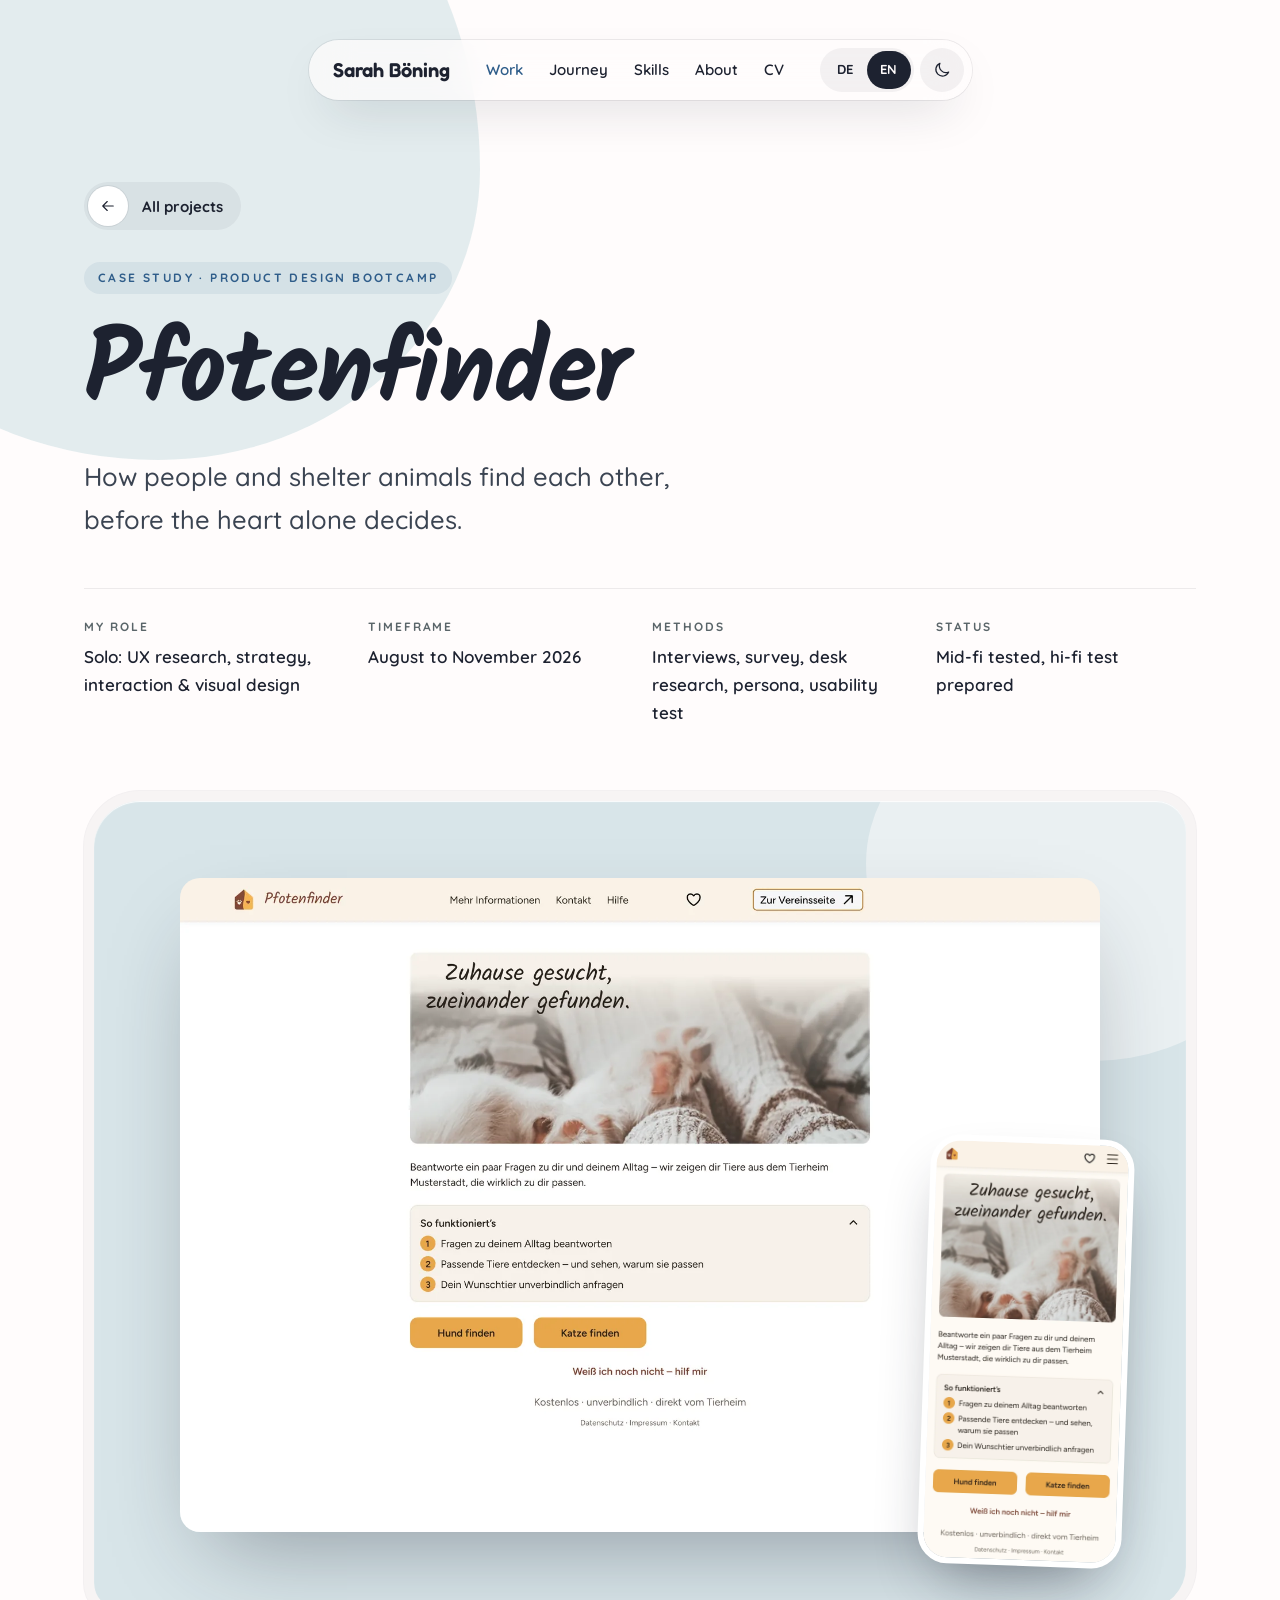
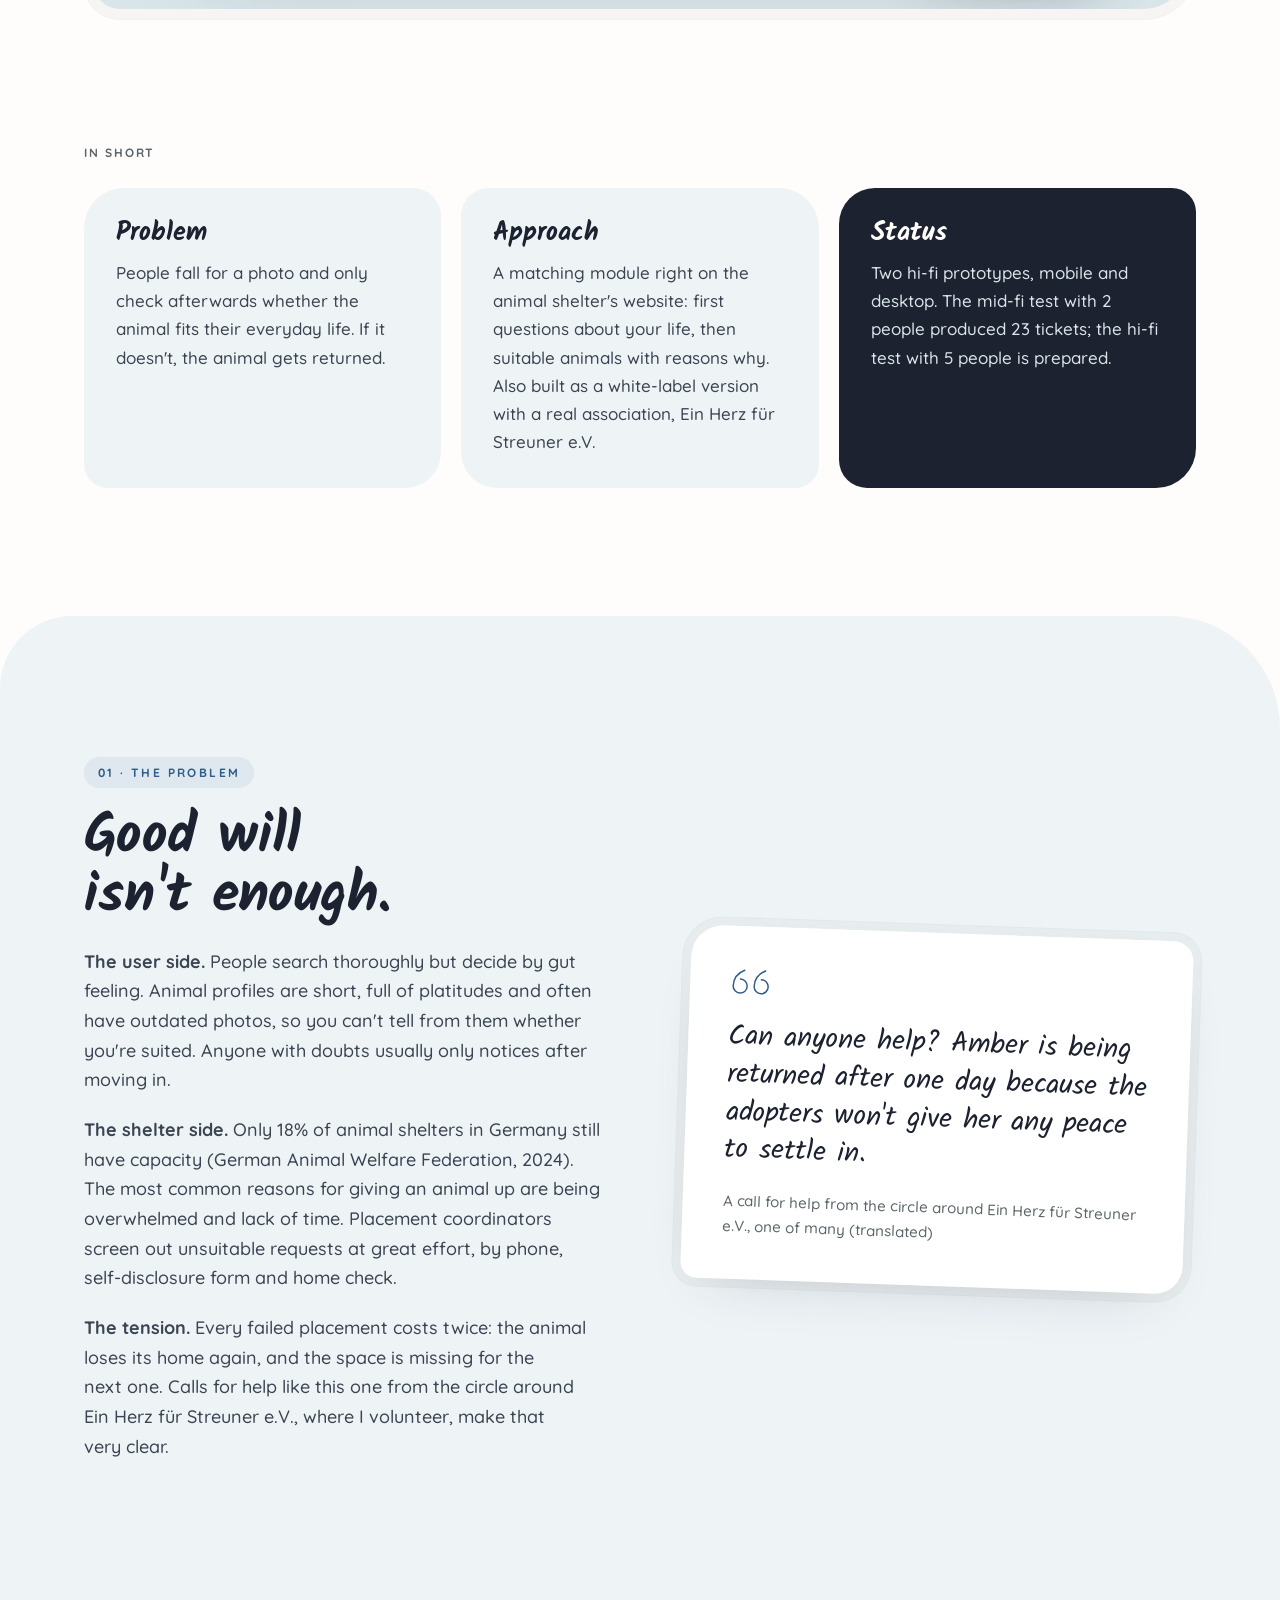
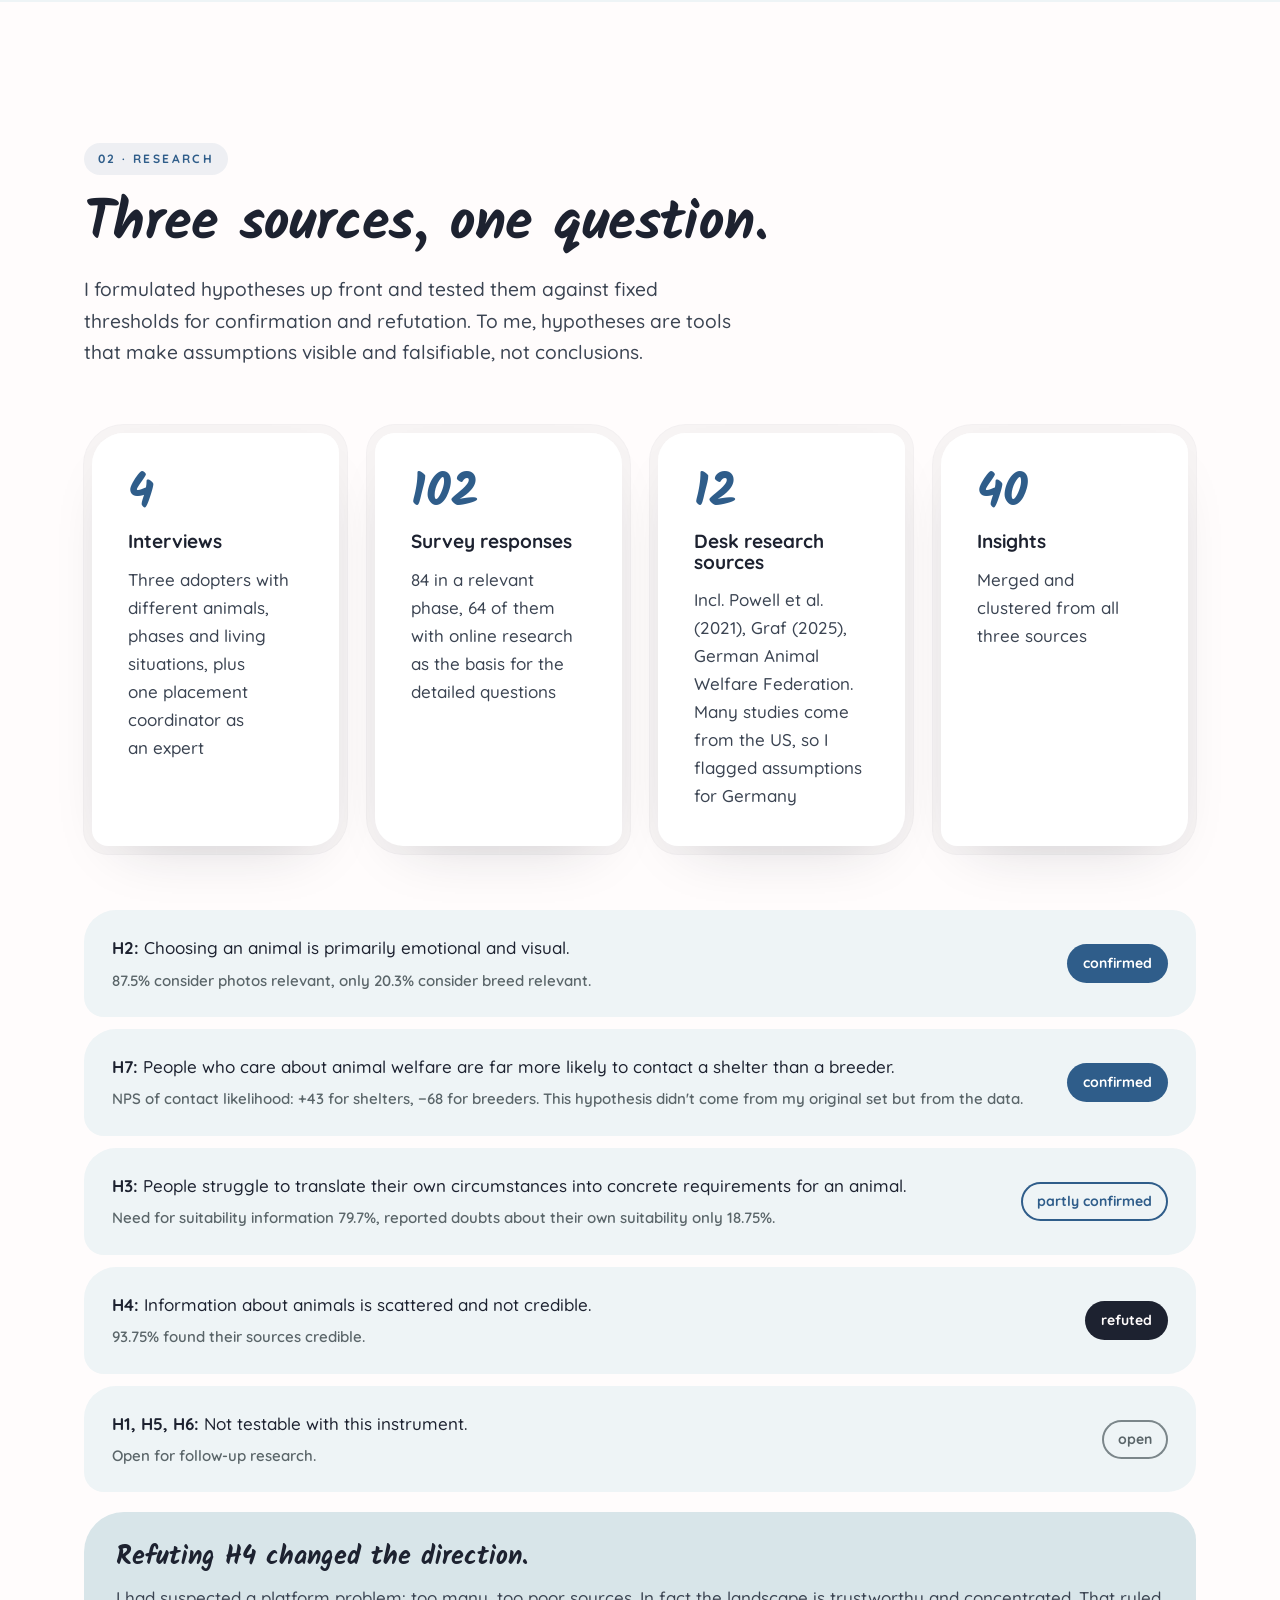
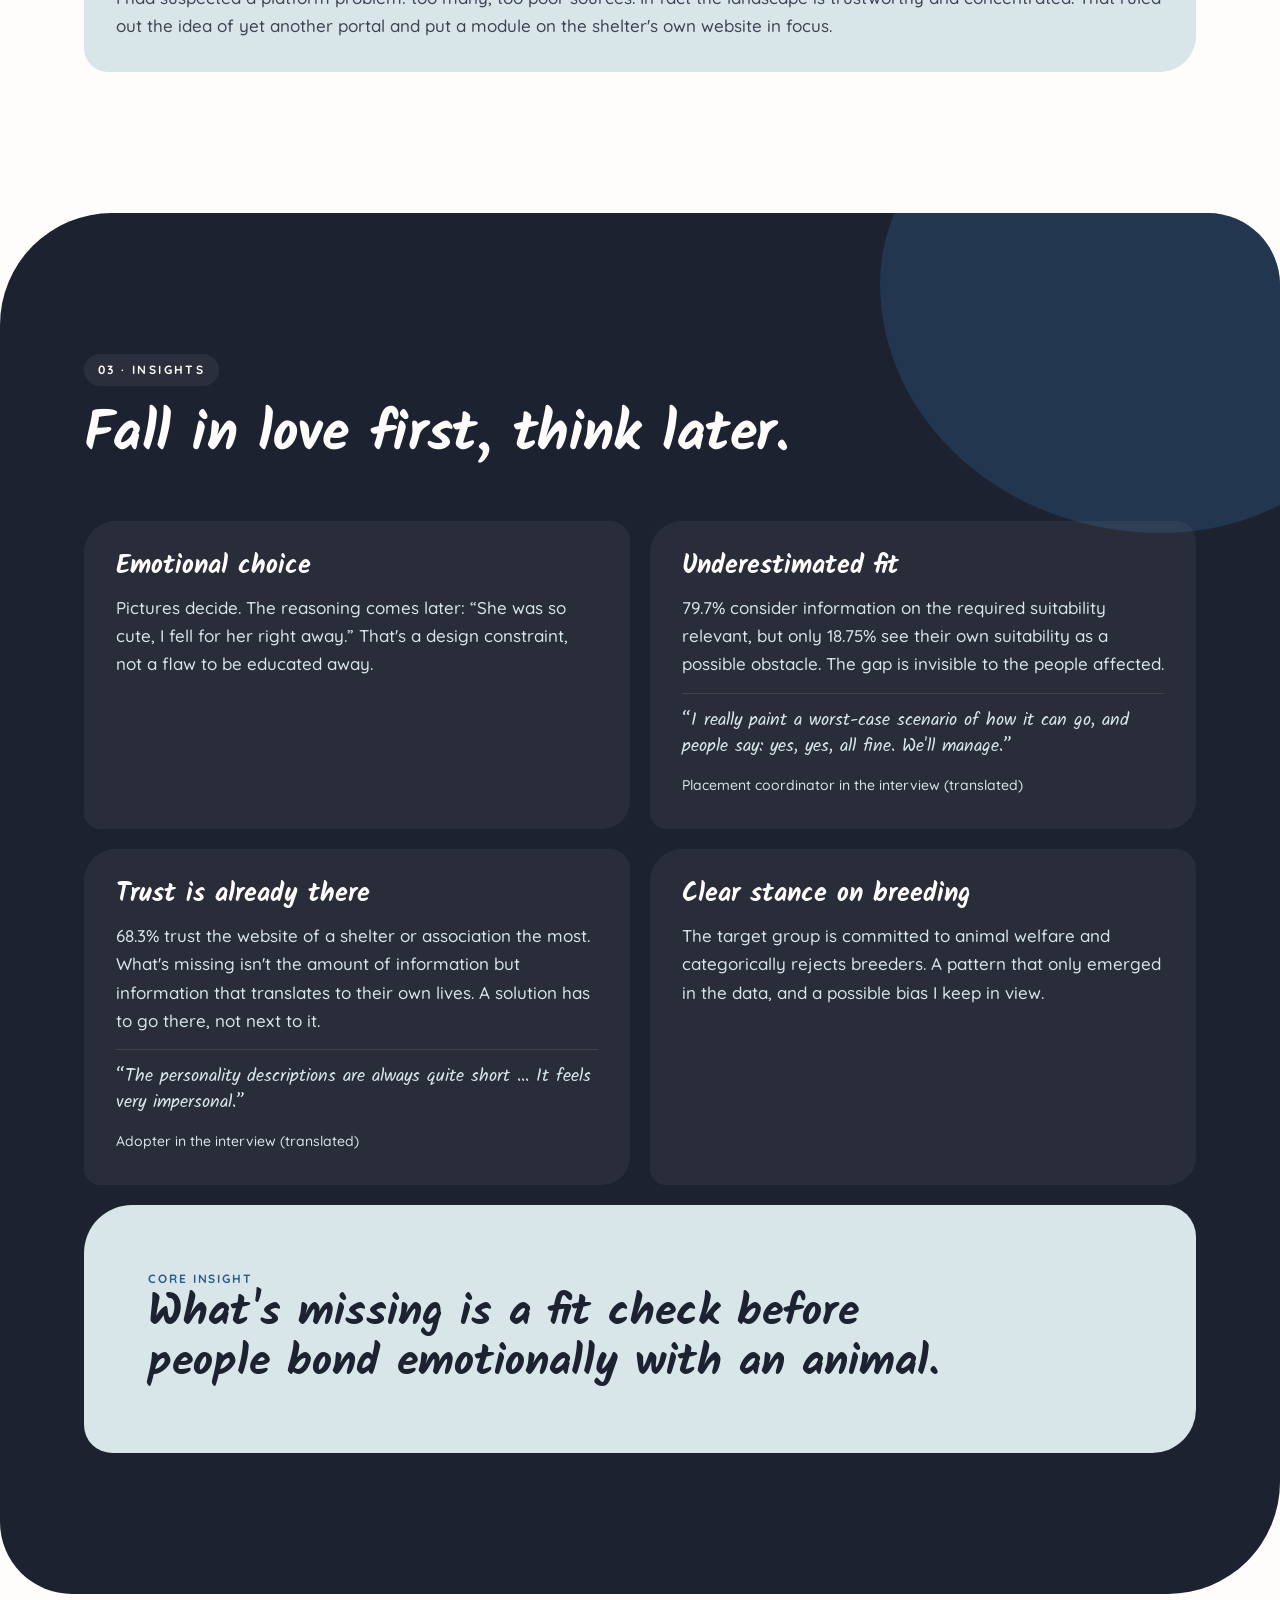
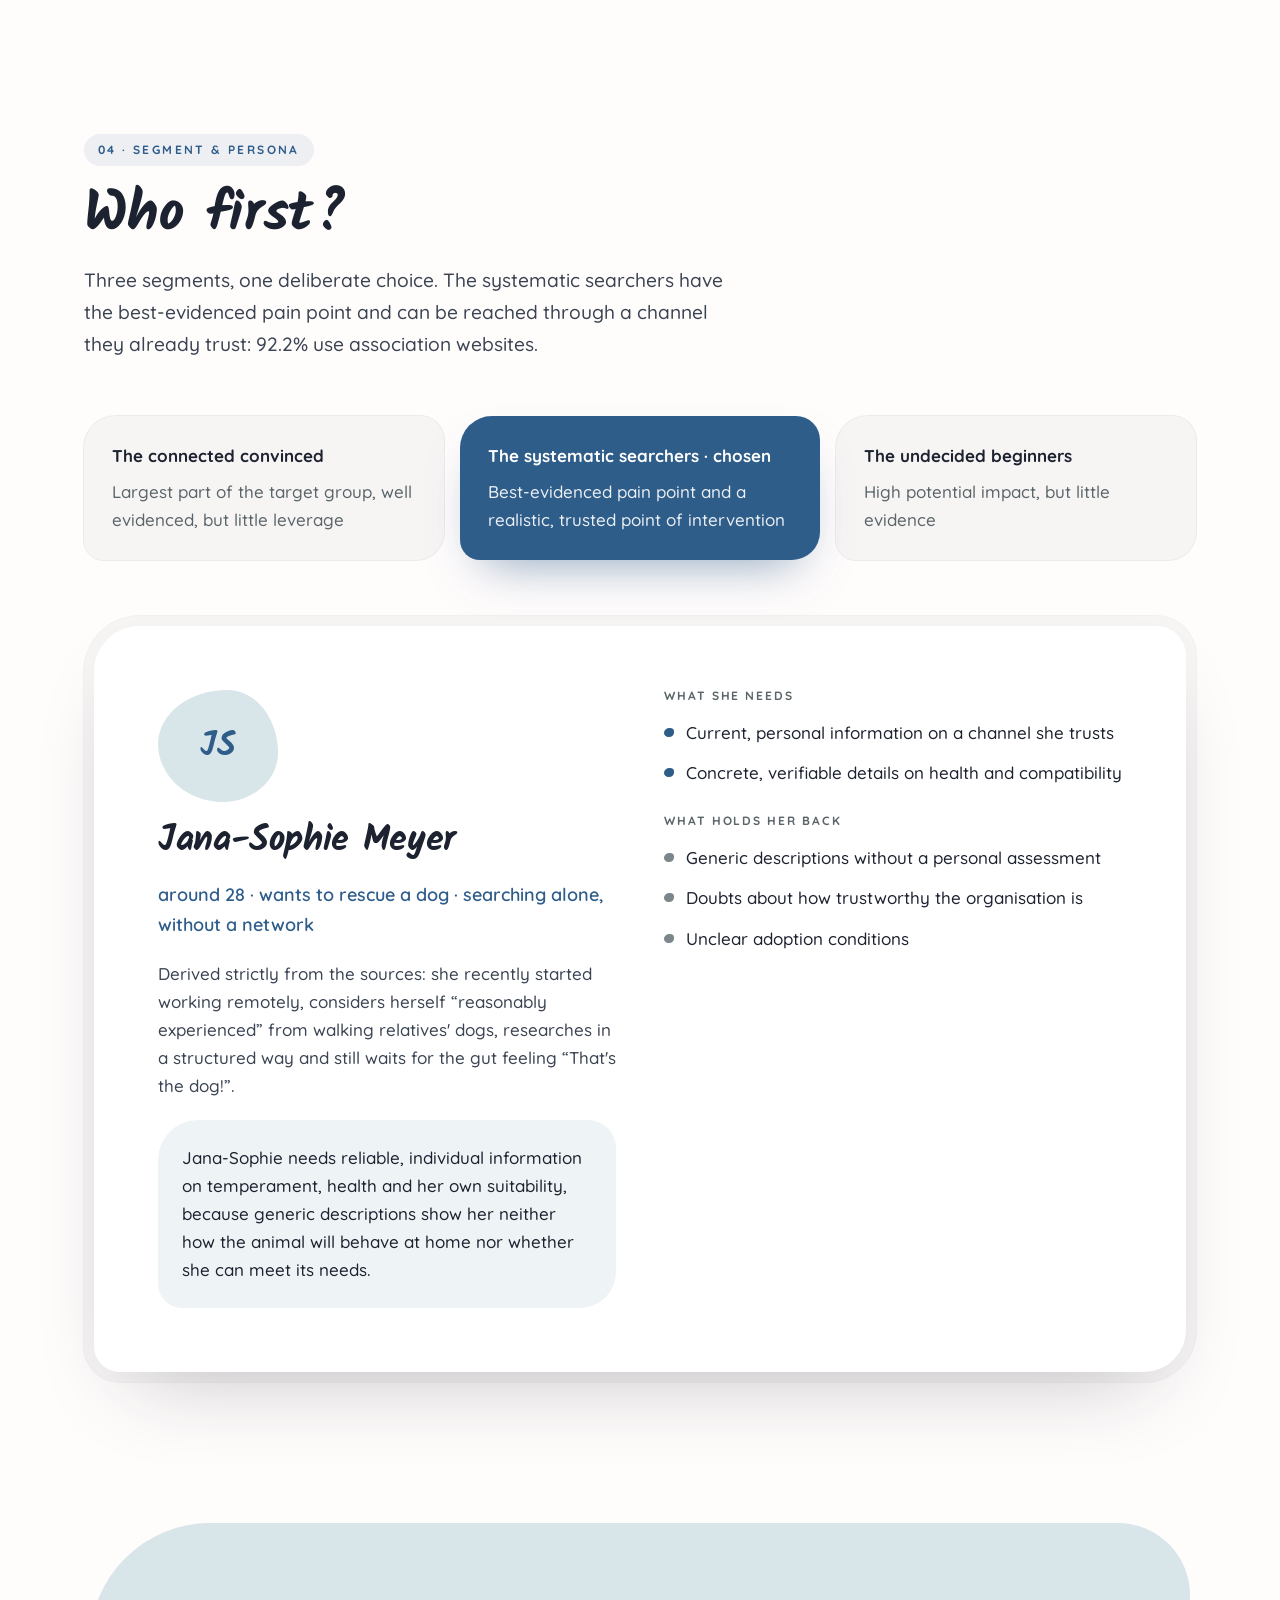
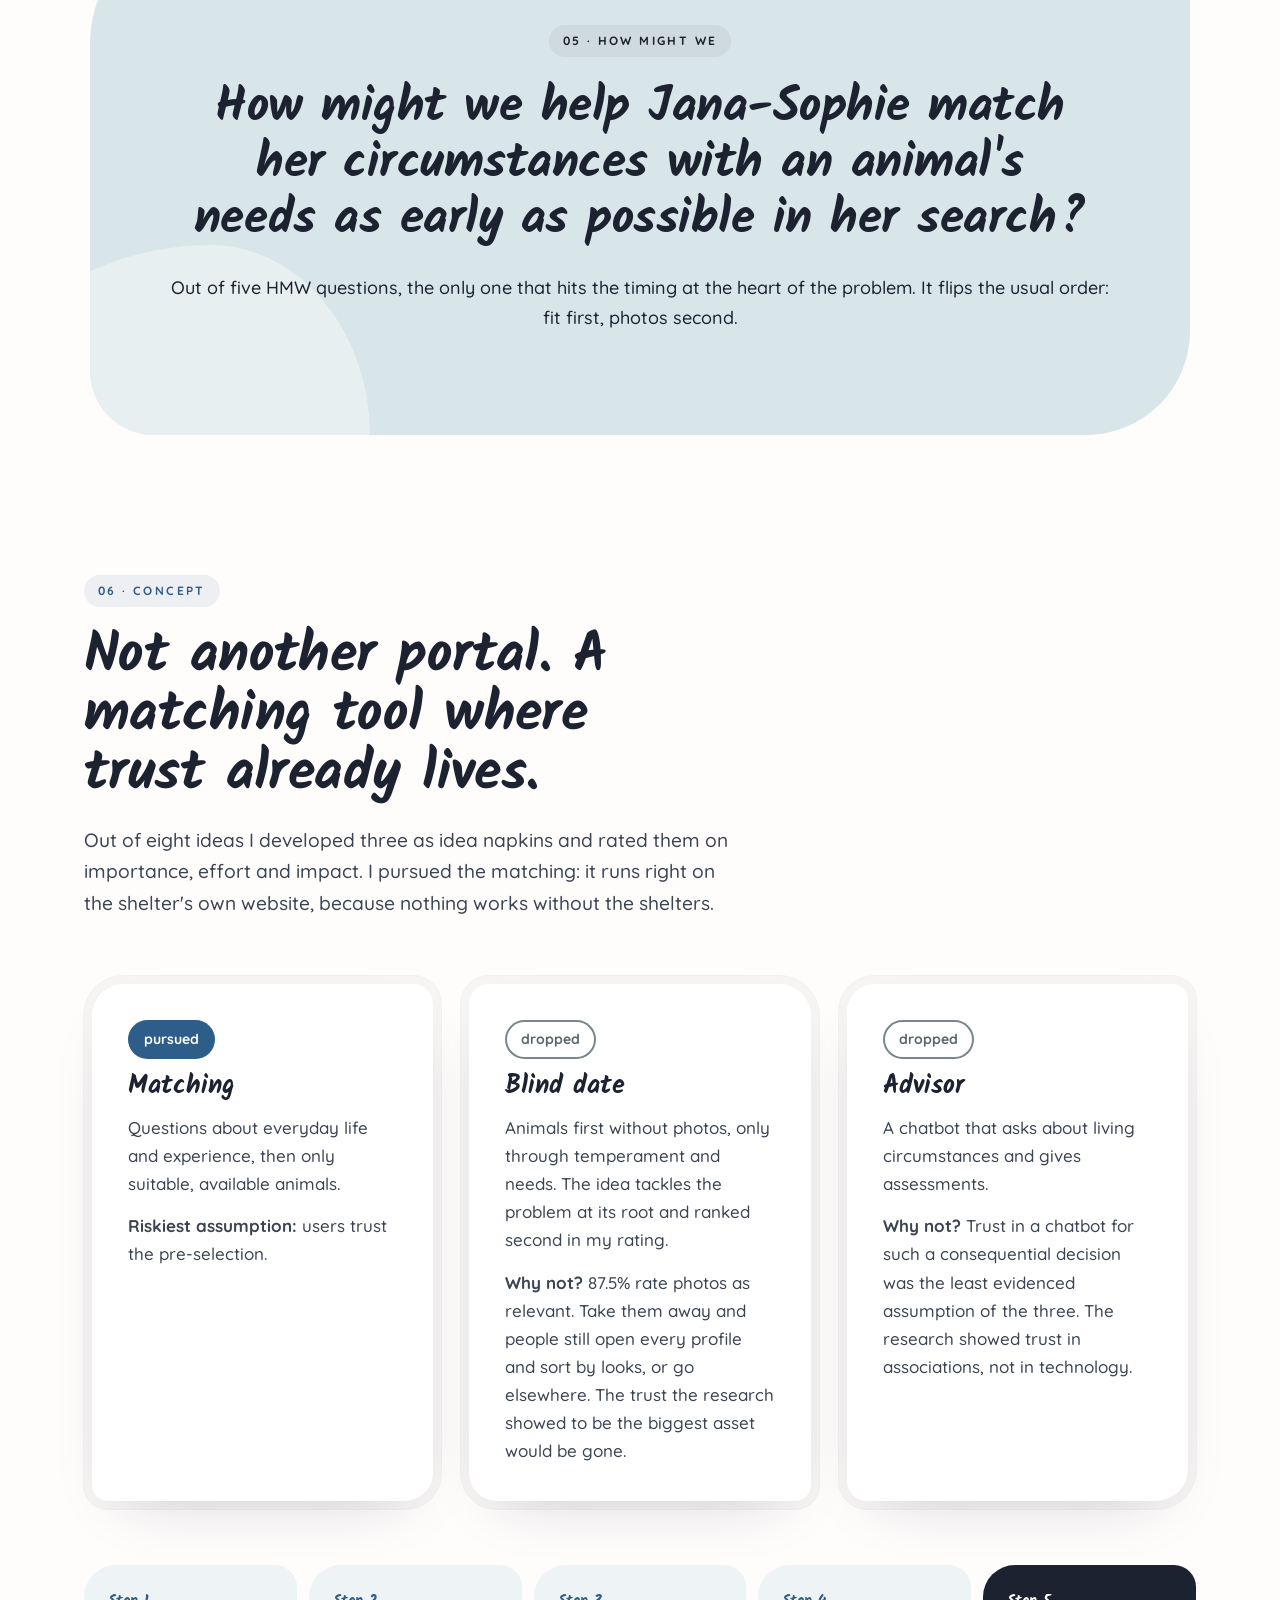
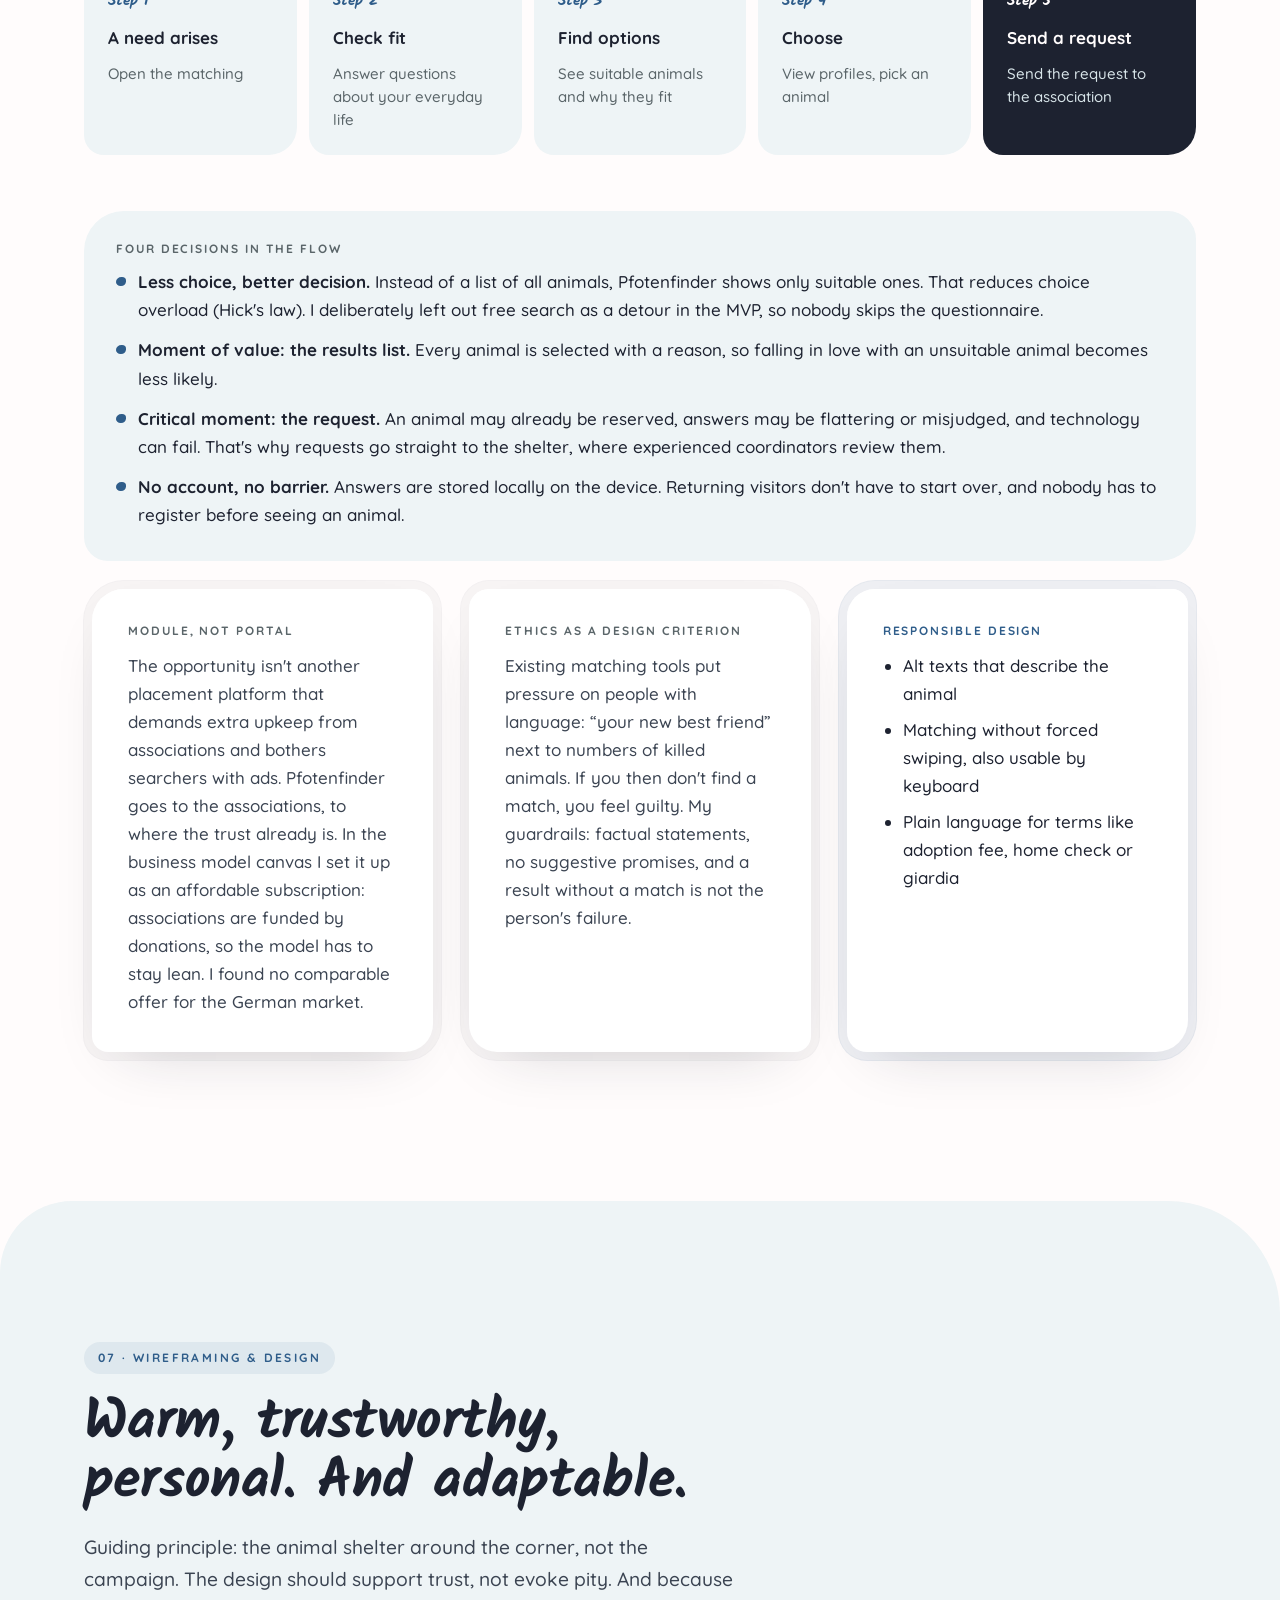
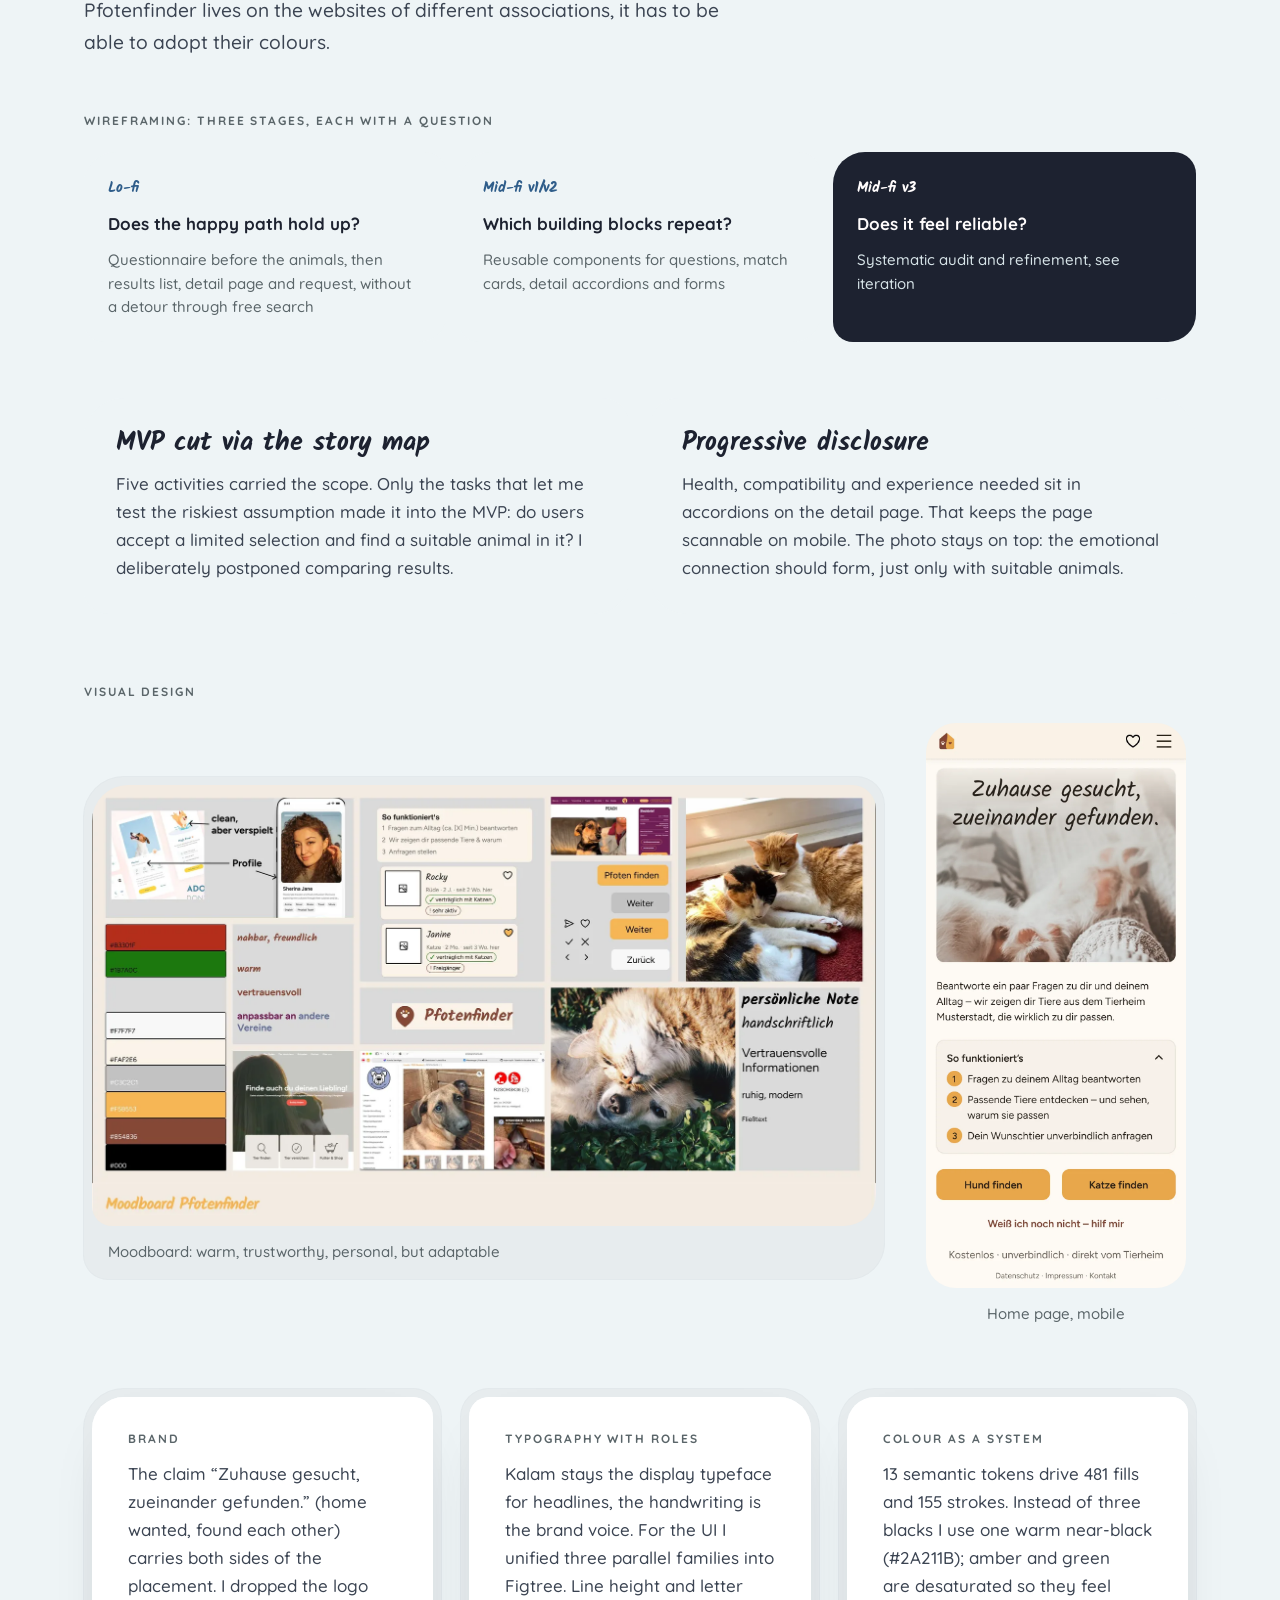
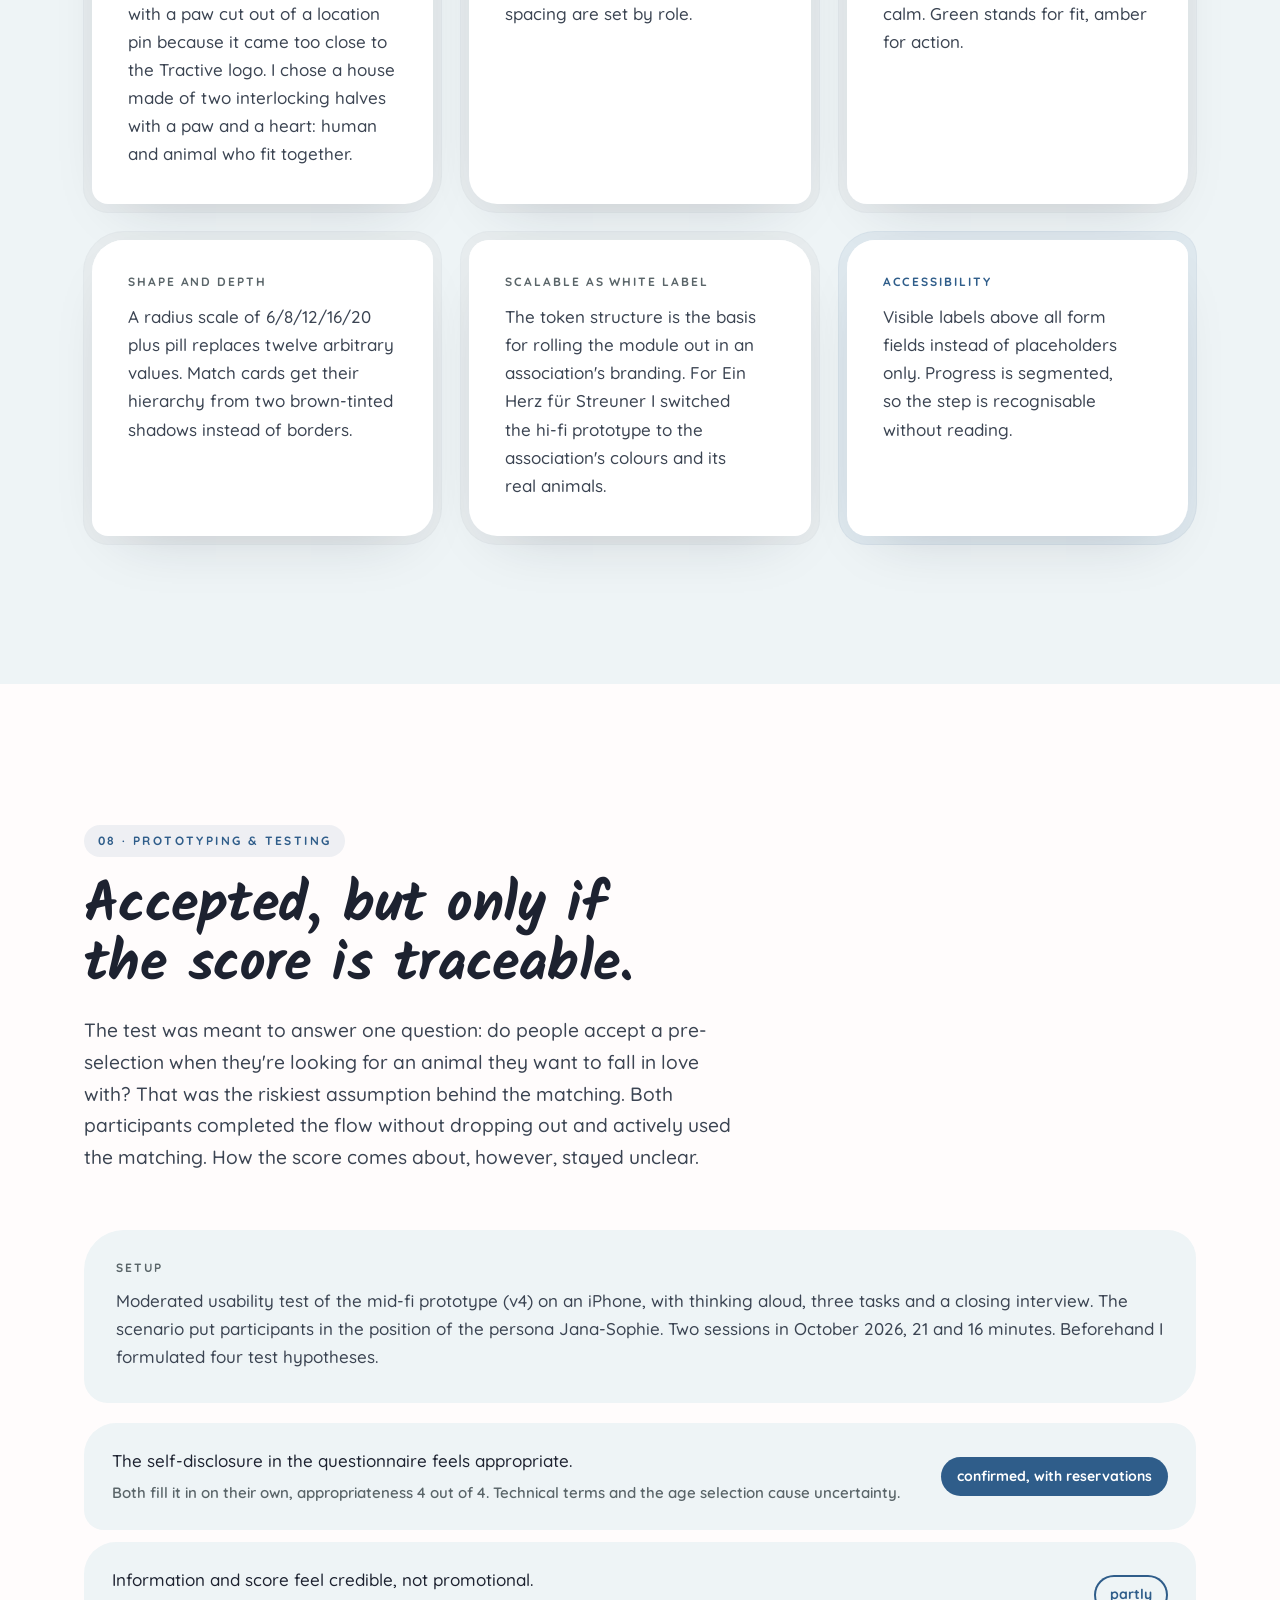
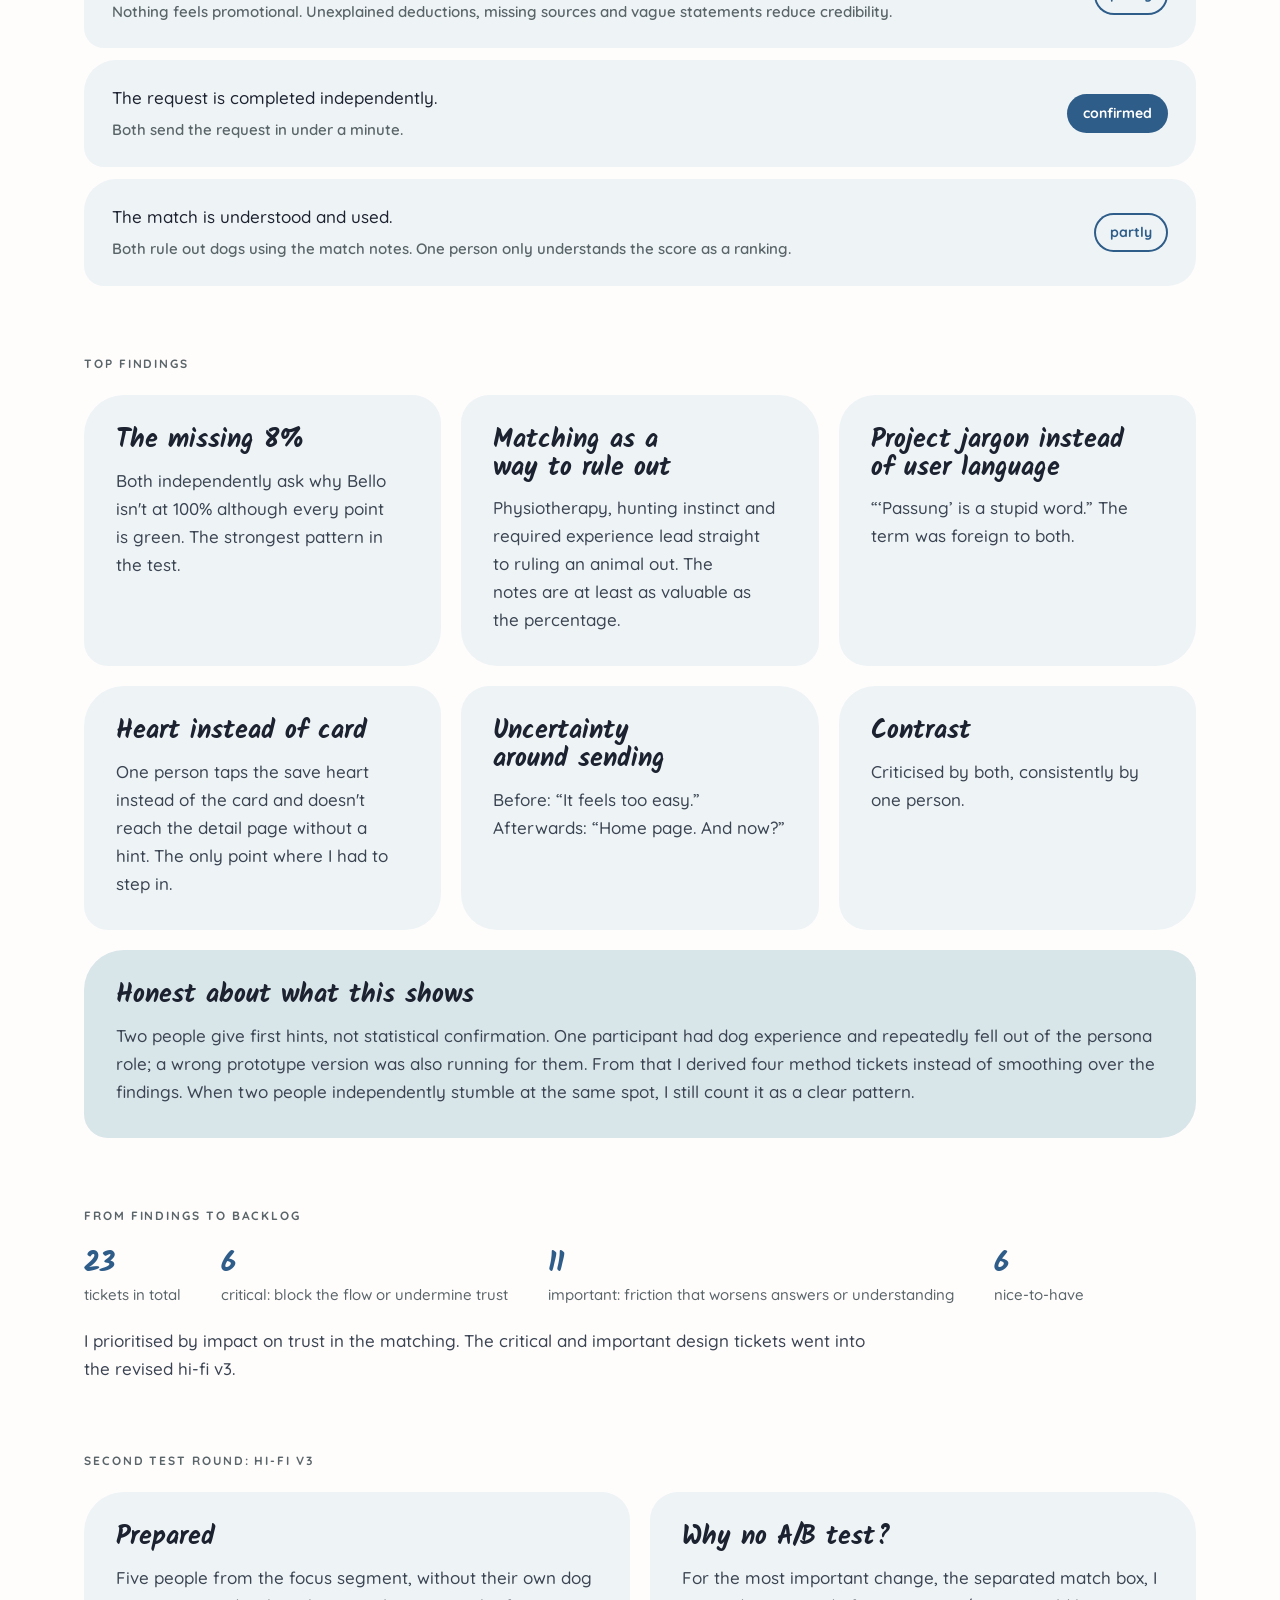
<file: en/projects/pfotenfinder.html>
<!doctype html>
<html lang="en">
<head>
  <meta charset="utf-8">
  <meta name="viewport" content="width=device-width, initial-scale=1">
  <title>Case study Pfotenfinder · Sarah Böning</title>
  <meta name="description" content="Pfotenfinder: helping people and shelter animals find each other. A UX case study from research, persona and matching concept to usability testing and hi-fi prototypes.">
  <meta name="theme-color" content="#fffcfc" media="(prefers-color-scheme: light)">
  <meta name="theme-color" content="#1d2230" media="(prefers-color-scheme: dark)">
  <meta name="referrer" content="no-referrer">
  <link rel="icon" href="../../assets/img/favicon.svg" type="image/svg+xml">
  <link rel="preload" href="../../assets/fonts/fredoka.woff2" as="font" type="font/woff2" crossorigin>
  <link rel="preload" href="../../assets/fonts/kalam-700.woff2" as="font" type="font/woff2" crossorigin>
  <link rel="preload" href="../../assets/fonts/quicksand.woff2" as="font" type="font/woff2" crossorigin>
  <link rel="stylesheet" href="../../assets/css/style.css">
  <script src="../../assets/js/theme-init.js"></script>
  <script src="../../assets/js/main.js" defer></script>
</head>
<body class="case">
<a class="skip-link" href="#inhalt">Skip to content</a>
<div class="page" id="top">
  <header class="site-header">
    <div class="header-island">
      <a class="brand" href="../../en/index.html">Sarah Böning</a>
      <nav class="nav" aria-label="Main navigation">
          <a href="../../en/projects.html" aria-current="page">Work</a>
          <a href="../../en/index.html#journey">Journey</a>
          <a href="../../en/index.html#skills">Skills</a>
          <a href="../../en/index.html#about">About</a>
          <a href="../../en/cv.html">CV</a>
      </nav>
      <div class="header-tools">
        <div class="lang-switch" role="group" aria-label="Language">
          <a href="../../projekte/pfotenfinder.html" lang="de" hreflang="de"><span aria-hidden="true">DE</span><span class="visually-hidden">Deutsch</span></a>
          <a aria-current="true"><span aria-hidden="true">EN</span><span class="visually-hidden">English</span></a>
        </div>
        <button class="icon-btn theme-toggle" type="button" aria-pressed="false" aria-label="Dark mode">
          <svg class="icon icon--20 icon-moon" viewBox="0 0 24 24" aria-hidden="true"><path d="M20 14.5A8 8 0 0 1 9.5 4a8 8 0 1 0 10.5 10.5z"/></svg>
          <svg class="icon icon--20 icon-sun" viewBox="0 0 24 24" aria-hidden="true"><circle cx="12" cy="12" r="4"/><path d="M12 2.5v2M12 19.5v2M2.5 12h2M19.5 12h2M5.3 5.3l1.4 1.4M17.3 17.3l1.4 1.4M5.3 18.7l1.4-1.4M17.3 6.7l1.4-1.4"/></svg>
        </button>
        <button class="icon-btn menu-toggle" type="button" aria-expanded="false" aria-controls="mobile-nav" aria-label="Open menu" data-label-open="Open menu" data-label-close="Close menu">
          <span></span><span></span>
        </button>
      </div>
    </div>
  </header>
  <nav class="mobile-nav" id="mobile-nav" aria-label="Main navigation">
    <a href="../../en/projects.html" aria-current="page">Work</a>
    <a href="../../en/index.html#journey">Journey</a>
    <a href="../../en/index.html#skills">Skills</a>
    <a href="../../en/index.html#about">About</a>
    <a href="../../en/cv.html">CV</a>
    <a href="../../en/index.html#contact">Contact</a>
  </nav>

  <main id="inhalt">
    <div class="blob" aria-hidden="true" style="top:-200px;left:-220px;width:700px;height:660px;opacity:.7"></div>

    <section class="container relative" style="padding-block:clamp(56px,8vw,112px) 64px" aria-labelledby="cs-title">
      <div class="stack" style="gap:32px">
        <a class="btn btn--soft btn--back" href="../projects.html"><span class="btn__icon"><svg class="icon" viewBox="0 0 24 24" aria-hidden="true"><path d="M19 12H5M11 6l-6 6 6 6"/></svg></span> All projects</a>
        <p class="eyebrow">Case study · Product Design Bootcamp</p>
        <h1 id="cs-title" class="display-1" style="font-size:clamp(56px,8vw,112px);line-height:.95">Pfotenfinder</h1>
        <p class="lead" style="font-size:clamp(20px,2vw,26px);max-width:26em">How people and shelter animals find each other, before the heart alone decides.</p>
        <dl class="case-meta">
          <div><dt class="kicker">My role</dt><dd>Solo: UX research, strategy, interaction &amp; visual design</dd></div>
          <div><dt class="kicker">Timeframe</dt><dd>August to November 2026</dd></div>
          <div><dt class="kicker">Methods</dt><dd>Interviews, survey, desk research, persona, usability test</dd></div>
          <div><dt class="kicker">Status</dt><dd>Mid-fi tested, hi-fi test prepared</dd></div>
        </dl>
      </div>
    </section>

    <section class="container relative" style="padding-bottom:clamp(96px,10vw,144px)" aria-label="Designs">
      <div class="project reveal">
        <div class="case-hero">
          <div class="blob" aria-hidden="true" style="top:-120px;right:-100px;width:420px;height:380px;background:var(--bg);opacity:.45"></div>
          <img class="shot-desktop" src="../../assets/img/pfotenfinder-desktop.webp" width="1600" height="1138" alt="Pfotenfinder desktop design for the shelter Tierheim Musterstadt: title “Zuhause gesucht, zueinander gefunden.” (home wanted, found each other) over a photo of an animal snuggled against feet in wool socks, followed by a three-step “how it works” box and buttons to find a dog or a cat">
          <img class="shot-mobile" src="../../assets/img/pfotenfinder-mobile.webp" width="402" height="874" alt="Pfotenfinder mobile design of the home page: title “Zuhause gesucht, zueinander gefunden.” (home wanted, found each other), three steps and buttons to find a dog, find a cat or “not sure yet, help me”">
        </div>
      </div>
    </section>

    <section class="container" style="padding-bottom:clamp(96px,10vw,144px)" aria-labelledby="tldr">
      <h2 id="tldr" class="kicker" style="font-family:var(--font-body);margin-bottom:28px">In short</h2>
      <div class="grid-auto">
        <div class="panel reveal"><h3 class="display-3">Problem</h3><p class="body-2">People fall for a photo and only check afterwards whether the animal fits their everyday life. If it doesn't, the animal gets returned.</p></div>
        <div class="panel panel--b reveal"><h3 class="display-3">Approach</h3><p class="body-2">A matching module right on the animal shelter's website: first questions about your life, then suitable animals with reasons why. Also built as a white-label version with a real association, Ein Herz für Streuner e.V.</p></div>
        <div class="panel panel--c panel--ink reveal"><h3 class="display-3">Status</h3><p class="body-2">Two hi-fi prototypes, mobile and desktop. The mid-fi test with 2 people produced 23 tickets; the hi-fi test with 5 people is prepared.</p></div>
      </div>
    </section>

    <!-- 01 Problem -->
    <section class="section section--tint" aria-labelledby="s1">
      <div class="container split">
        <div class="stack reveal">
          <p class="eyebrow">01 · The problem</p>
          <h2 id="s1" class="display-2">Good will isn't enough.</h2>
          <p class="body-2" style="font-size:18px"><strong>The user side.</strong> People search thoroughly but decide by gut feeling. Animal profiles are short, full of platitudes and often have outdated photos, so you can't tell from them whether you're suited. Anyone with doubts usually only notices after moving in.</p>
          <p class="body-2" style="font-size:18px"><strong>The shelter side.</strong> Only 18% of animal shelters in Germany still have capacity (German Animal Welfare Federation, 2024). The most common reasons for giving an animal up are being overwhelmed and lack of time. Placement coordinators screen out unsuitable requests at great effort, by phone, self-disclosure form and home check.</p>
          <p class="body-2" style="font-size:18px"><strong>The tension.</strong> Every failed placement costs twice: the animal loses its home again, and the space is missing for the next one. Calls for help like this one from the circle around Ein Herz für Streuner e.V., where I volunteer, make that very clear.</p>
        </div>
        <figure class="shell reveal" style="margin:0;transform:rotate(2deg)">
          <div class="core" style="gap:20px;padding:40px">
            <svg width="40" height="32" viewBox="0 0 40 32" fill="none" stroke="currentColor" stroke-width="1.5" stroke-linecap="round" stroke-linejoin="round" aria-hidden="true" style="color:var(--accent)"><path d="M14 4C7 7 3 13 3 20a7 7 0 1 0 7-7"/><path d="M35 4c-7 3-11 9-11 16a7 7 0 1 0 7-7"/></svg>
            <blockquote class="quote">Can anyone help? Amber is being returned after one day because the adopters won't give her any peace to settle in.</blockquote>
            <figcaption style="padding:0">A call for help from the circle around Ein Herz für Streuner e.V., one of many (translated)</figcaption>
          </div>
        </figure>
      </div>
    </section>

    <!-- 02 Research -->
    <section class="section container" aria-labelledby="s2">
      <div class="section-head reveal">
        <p class="eyebrow">02 · Research</p>
        <h2 id="s2" class="display-2">Three sources, one question.</h2>
        <p class="lead">I formulated hypotheses up front and tested them against fixed thresholds for confirmation and refutation. To me, hypotheses are tools that make assumptions visible and falsifiable, not conclusions.</p>
      </div>
      <div class="grid-auto" style="--min:240px">
        <div class="shell reveal"><div class="core"><span class="big-number">4</span><h3 style="font-family:var(--font-body);font-size:19px;font-weight:700">Interviews</h3><p class="body-2">Three adopters with different animals, phases and living situations, plus one placement coordinator as an expert</p></div></div>
        <div class="shell shell--b reveal"><div class="core"><span class="big-number">102</span><h3 style="font-family:var(--font-body);font-size:19px;font-weight:700">Survey responses</h3><p class="body-2">84 in a relevant phase, 64 of them with online research as the basis for the detailed questions</p></div></div>
        <div class="shell shell--c reveal"><div class="core"><span class="big-number">12</span><h3 style="font-family:var(--font-body);font-size:19px;font-weight:700">Desk research sources</h3><p class="body-2">Incl. Powell et al. (2021), Graf (2025), German Animal Welfare Federation. Many studies come from the US, so I flagged assumptions for Germany</p></div></div>
        <div class="shell reveal"><div class="core"><span class="big-number">40</span><h3 style="font-family:var(--font-body);font-size:19px;font-weight:700">Insights</h3><p class="body-2">Merged and clustered from all three sources</p></div></div>
      </div>
      <ol class="hypo">
        <li class="reveal"><p><strong>H2:</strong> Choosing an animal is primarily emotional and visual.<small>87.5% consider photos relevant, only 20.3% consider breed relevant.</small></p><span class="badge">confirmed</span></li>
        <li class="reveal"><p><strong>H7:</strong> People who care about animal welfare are far more likely to contact a shelter than a breeder.<small>NPS of contact likelihood: +43 for shelters, −68 for breeders. This hypothesis didn't come from my original set but from the data.</small></p><span class="badge">confirmed</span></li>
        <li class="reveal"><p><strong>H3:</strong> People struggle to translate their own circumstances into concrete requirements for an animal.<small>Need for suitability information 79.7%, reported doubts about their own suitability only 18.75%.</small></p><span class="badge badge--partial">partly confirmed</span></li>
        <li class="reveal"><p><strong>H4:</strong> Information about animals is scattered and not credible.<small>93.75% found their sources credible.</small></p><span class="badge badge--refuted">refuted</span></li>
        <li class="reveal"><p><strong>H1, H5, H6:</strong> Not testable with this instrument.<small>Open for follow-up research.</small></p><span class="badge badge--open">open</span></li>
      </ol>
      <div class="panel panel--azure reveal" style="margin-top:20px">
        <h3 class="display-3">Refuting H4 changed the direction.</h3>
        <p class="body-2">I had suspected a platform problem: too many, too poor sources. In fact the landscape is trustworthy and concentrated. That ruled out the idea of yet another portal and put a module on the shelter's own website in focus.</p>
      </div>
    </section>

    <!-- 03 Insights -->
    <section class="section section--dark" aria-labelledby="s3">
      <div class="blob" aria-hidden="true" style="top:-160px;right:-120px;width:520px;height:480px;background:var(--accent);opacity:.35"></div>
      <div class="container relative">
        <div class="section-head reveal">
          <p class="eyebrow">03 · Insights</p>
          <h2 id="s3" class="display-2">Fall in love first, think later.</h2>
        </div>
        <div class="grid-auto" style="--min:420px">
          <div class="reveal"><div class="dark-card"><h3 class="display-3">Emotional choice</h3><p>Pictures decide. The reasoning comes later: “She was so cute, I fell for her right away.” That's a design constraint, not a flaw to be educated away.</p></div></div>
          <div class="reveal"><div class="dark-card"><h3 class="display-3">Underestimated fit</h3><p>79.7% consider information on the required suitability relevant, but only 18.75% see their own suitability as a possible obstacle. The gap is invisible to the people affected.</p><blockquote>“I really paint a worst-case scenario of how it can go, and people say: yes, yes, all fine. We'll manage.”</blockquote><p style="font-size:14px">Placement coordinator in the interview (translated)</p></div></div>
          <div class="reveal"><div class="dark-card"><h3 class="display-3">Trust is already there</h3><p>68.3% trust the website of a shelter or association the most. What's missing isn't the amount of information but information that translates to their own lives. A solution has to go there, not next to it.</p><blockquote>“The personality descriptions are always quite short … It feels very impersonal.”</blockquote><p style="font-size:14px">Adopter in the interview (translated)</p></div></div>
          <div class="reveal"><div class="dark-card"><h3 class="display-3">Clear stance on breeding</h3><p>The target group is committed to animal welfare and categorically rejects breeders. A pattern that only emerged in the data, and a possible bias I keep in view.</p></div></div>
        </div>
        <div class="insight reveal">
          <p class="kicker" style="color:var(--accent)">Core insight</p>
          <p>What's missing is a fit check before people bond emotionally with an animal.</p>
        </div>
      </div>
    </section>

    <!-- 04 Persona -->
    <section class="section container" aria-labelledby="s4">
      <div class="section-head reveal">
        <p class="eyebrow">04 · Segment &amp; persona</p>
        <h2 id="s4" class="display-2">Who first?</h2>
        <p class="lead">Three segments, one deliberate choice. The systematic searchers have the best-evidenced pain point and can be reached through a channel they already trust: 92.2% use association websites.</p>
      </div>
      <ul class="segments grid-auto" style="gap:16px;margin-bottom:56px">
        <li class="reveal"><strong>The connected convinced</strong><span>Largest part of the target group, well evidenced, but little leverage</span></li>
        <li class="reveal is-chosen"><strong>The systematic searchers · chosen</strong><span>Best-evidenced pain point and a realistic, trusted point of intervention</span></li>
        <li class="reveal"><strong>The undecided beginners</strong><span>High potential impact, but little evidence</span></li>
      </ul>
      <div class="project reveal">
        <div class="project__inner" style="padding:clamp(28px,5vw,64px);gap:48px;grid-template-columns:repeat(auto-fit,minmax(min(360px,100%),1fr))">
          <div class="stack">
            <span class="persona__avatar" aria-hidden="true">JS</span>
            <h3 class="display-2" style="font-size:36px">Jana-Sophie Meyer</h3>
            <p style="font-size:18px;font-weight:600;color:var(--accent)">around 28 · wants to rescue a dog · searching alone, without a network</p>
            <p class="body-2">Derived strictly from the sources: she recently started working remotely, considers herself “reasonably experienced” from walking relatives' dogs, researches in a structured way and still waits for the gut feeling “That's the dog!”.</p>
            <p class="panel" style="font-size:17px;padding:24px">Jana-Sophie needs reliable, individual information on temperament, health and her own suitability, because generic descriptions show her neither how the animal will behave at home nor whether she can meet its needs.</p>
          </div>
          <div class="stack" style="gap:16px">
            <h4 class="kicker" style="font-family:var(--font-body)">What she needs</h4>
            <ul class="dots">
              <li>Current, personal information on a channel she trusts</li>
              <li>Concrete, verifiable details on health and compatibility</li>
            </ul>
            <h4 class="kicker" style="font-family:var(--font-body);margin-top:12px">What holds her back</h4>
            <ul class="dots dots--muted">
              <li>Generic descriptions without a personal assessment</li>
              <li>Doubts about how trustworthy the organisation is</li>
              <li>Unclear adoption conditions</li>
            </ul>
          </div>
        </div>
      </div>
    </section>

    <!-- 05 HMW -->
    <section class="container" style="padding-bottom:var(--section)" aria-labelledby="s5">
      <div class="hmw reveal">
        <div class="blob" aria-hidden="true" style="bottom:-150px;left:-100px;width:380px;height:340px;background:var(--bg);opacity:.4"></div>
        <p class="eyebrow relative" style="color:var(--text);background:var(--soft)">05 · How might we</p>
        <h2 id="s5" class="display-2 relative" style="font-size:clamp(30px,3.8vw,52px);line-height:1.15">How might we help Jana-Sophie match her circumstances with an animal's needs as early as possible in her search?</h2>
        <p class="relative" style="font-size:18px">Out of five HMW questions, the only one that hits the timing at the heart of the problem. It flips the usual order: fit first, photos second.</p>
      </div>
    </section>

    <!-- 06 Concept -->
    <section class="container" style="padding-bottom:var(--section)" aria-labelledby="s6">
      <div class="section-head reveal">
        <p class="eyebrow">06 · Concept</p>
        <h2 id="s6" class="display-2">Not another portal. A matching tool where trust already lives.</h2>
        <p class="lead">Out of eight ideas I developed three as idea napkins and rated them on importance, effort and impact. I pursued the matching: it runs right on the shelter's own website, because nothing works without the shelters.</p>
      </div>
      <div class="grid-auto" style="--min:320px">
        <div class="shell reveal"><div class="core"><span class="badge">pursued</span><h3 class="display-3">Matching</h3><p class="body-2">Questions about everyday life and experience, then only suitable, available animals.</p><p class="body-2"><strong>Riskiest assumption:</strong> users trust the pre-selection.</p></div></div>
        <div class="shell shell--b reveal"><div class="core"><span class="badge badge--open">dropped</span><h3 class="display-3">Blind date</h3><p class="body-2">Animals first without photos, only through temperament and needs. The idea tackles the problem at its root and ranked second in my rating.</p><p class="body-2"><strong>Why not?</strong> 87.5% rate photos as relevant. Take them away and people still open every profile and sort by looks, or go elsewhere. The trust the research showed to be the biggest asset would be gone.</p></div></div>
        <div class="shell shell--c reveal"><div class="core"><span class="badge badge--open">dropped</span><h3 class="display-3">Advisor</h3><p class="body-2">A chatbot that asks about living circumstances and gives assessments.</p><p class="body-2"><strong>Why not?</strong> Trust in a chatbot for such a consequential decision was the least evidenced assumption of the three. The research showed trust in associations, not in technology.</p></div></div>
      </div>
      <ol class="flow" aria-label="MVP flow">
        <li class="reveal"><small>Step 1</small><strong>A need arises</strong><span>Open the matching</span></li>
        <li class="reveal"><small>Step 2</small><strong>Check fit</strong><span>Answer questions about your everyday life</span></li>
        <li class="reveal"><small>Step 3</small><strong>Find options</strong><span>See suitable animals and why they fit</span></li>
        <li class="reveal"><small>Step 4</small><strong>Choose</strong><span>View profiles, pick an animal</span></li>
        <li class="reveal"><small>Step 5</small><strong>Send a request</strong><span>Send the request to the association</span></li>
      </ol>
      <div class="panel reveal" style="margin-bottom:20px">
        <h3 class="kicker" style="font-family:var(--font-body)">Four decisions in the flow</h3>
        <ul class="dots">
          <li><span><strong>Less choice, better decision.</strong> Instead of a list of all animals, Pfotenfinder shows only suitable ones. That reduces choice overload (Hick's law). I deliberately left out free search as a detour in the MVP, so nobody skips the questionnaire.</span></li>
          <li><span><strong>Moment of value: the results list.</strong> Every animal is selected with a reason, so falling in love with an unsuitable animal becomes less likely.</span></li>
          <li><span><strong>Critical moment: the request.</strong> An animal may already be reserved, answers may be flattering or misjudged, and technology can fail. That's why requests go straight to the shelter, where experienced coordinators review them.</span></li>
          <li><span><strong>No account, no barrier.</strong> Answers are stored locally on the device. Returning visitors don't have to start over, and nobody has to register before seeing an animal.</span></li>
        </ul>
      </div>
      <div class="grid-auto" style="--min:320px">
        <div class="shell reveal"><div class="core"><h3 class="kicker" style="font-family:var(--font-body)">Module, not portal</h3><p class="body-2">The opportunity isn't another placement platform that demands extra upkeep from associations and bothers searchers with ads. Pfotenfinder goes to the associations, to where the trust already is. In the business model canvas I set it up as an affordable subscription: associations are funded by donations, so the model has to stay lean. I found no comparable offer for the German market.</p></div></div>
        <div class="shell shell--b reveal"><div class="core"><h3 class="kicker" style="font-family:var(--font-body)">Ethics as a design criterion</h3><p class="body-2">Existing matching tools put pressure on people with language: “your new best friend” next to numbers of killed animals. If you then don't find a match, you feel guilty. My guardrails: factual statements, no suggestive promises, and a result without a match is not the person's failure.</p></div></div>
        <div class="shell shell--c shell--accent reveal"><div class="core"><h3 class="kicker" style="font-family:var(--font-body);color:var(--accent)">Responsible design</h3><ul class="list"><li>Alt texts that describe the animal</li><li>Matching without forced swiping, also usable by keyboard</li><li>Plain language for terms like adoption fee, home check or giardia</li></ul></div></div>
      </div>
    </section>

    <!-- 07 Design -->
    <section class="section section--tint" aria-labelledby="s7">
      <div class="container">
        <div class="section-head reveal">
          <p class="eyebrow">07 · Wireframing &amp; design</p>
          <h2 id="s7" class="display-2">Warm, trustworthy, personal. And adaptable.</h2>
          <p class="lead">Guiding principle: the animal shelter around the corner, not the campaign. The design should support trust, not evoke pity. And because Pfotenfinder lives on the websites of different associations, it has to be able to adopt their colours.</p>
        </div>
        <h3 class="kicker case-sub" style="margin-top:0">Wireframing: three stages, each with a question</h3>
        <ol class="flow" style="grid-template-columns:repeat(auto-fit,minmax(min(260px,100%),1fr));margin-top:0" aria-label="Wireframing stages">
          <li class="reveal"><small>Lo-fi</small><strong>Does the happy path hold up?</strong><span>Questionnaire before the animals, then results list, detail page and request, without a detour through free search</span></li>
          <li class="reveal"><small>Mid-fi v1/v2</small><strong>Which building blocks repeat?</strong><span>Reusable components for questions, match cards, detail accordions and forms</span></li>
          <li class="reveal"><small>Mid-fi v3</small><strong>Does it feel reliable?</strong><span>Systematic audit and refinement, see iteration</span></li>
        </ol>
        <div class="grid-auto" style="--min:320px;margin-bottom:72px">
          <div class="panel reveal"><h3 class="display-3">MVP cut via the story map</h3><p class="body-2">Five activities carried the scope. Only the tasks that let me test the riskiest assumption made it into the MVP: do users accept a limited selection and find a suitable animal in it? I deliberately postponed comparing results.</p></div>
          <div class="panel panel--b reveal"><h3 class="display-3">Progressive disclosure</h3><p class="body-2">Health, compatibility and experience needed sit in accordions on the detail page. That keeps the page scannable on mobile. The photo stays on top: the emotional connection should form, just only with suitable animals.</p></div>
        </div>
        <h3 class="kicker case-sub" style="margin-top:0">Visual design</h3>
        <div class="gallery">
          <figure class="shell gallery__wide reveal">
            <img src="../../assets/img/pfotenfinder-moodboard.webp" width="1600" height="901" loading="lazy" alt="Pfotenfinder moodboard: warm cream and brown tones, handwritten headlines, photos of dogs and cats, early UI sketches">
            <figcaption>Moodboard: warm, trustworthy, personal, but adaptable</figcaption>
          </figure>
          <figure class="gallery__phone reveal">
            <img src="../../assets/img/pfotenfinder-mobile.webp" width="402" height="874" loading="lazy" alt="Pfotenfinder mobile design of the home page: title “Zuhause gesucht, zueinander gefunden.” (home wanted, found each other), three steps and buttons to find a dog, find a cat or “not sure yet, help me”">
            <figcaption style="text-align:center">Home page, mobile</figcaption>
          </figure>
        </div>
        <div class="grid-auto" style="--min:320px;margin-top:56px">
          <div class="shell reveal"><div class="core"><h3 class="kicker" style="font-family:var(--font-body)">Brand</h3><p class="body-2">The claim “Zuhause gesucht, zueinander gefunden.” (home wanted, found each other) carries both sides of the placement. I dropped the logo with a paw cut out of a location pin because it came too close to the Tractive logo. I chose a house made of two interlocking halves with a paw and a heart: human and animal who fit together.</p></div></div>
          <div class="shell shell--b reveal"><div class="core"><h3 class="kicker" style="font-family:var(--font-body)">Typography with roles</h3><p class="body-2">Kalam stays the display typeface for headlines, the handwriting is the brand voice. For the UI I unified three parallel families into Figtree. Line height and letter spacing are set by role.</p></div></div>
          <div class="shell shell--c reveal"><div class="core"><h3 class="kicker" style="font-family:var(--font-body)">Colour as a system</h3><p class="body-2">13 semantic tokens drive 481 fills and 155 strokes. Instead of three blacks I use one warm near-black (#2A211B); amber and green are desaturated so they feel calm. Green stands for fit, amber for action.</p></div></div>
          <div class="shell reveal"><div class="core"><h3 class="kicker" style="font-family:var(--font-body)">Shape and depth</h3><p class="body-2">A radius scale of 6/8/12/16/20 plus pill replaces twelve arbitrary values. Match cards get their hierarchy from two brown-tinted shadows instead of borders.</p></div></div>
          <div class="shell shell--b reveal"><div class="core"><h3 class="kicker" style="font-family:var(--font-body)">Scalable as white label</h3><p class="body-2">The token structure is the basis for rolling the module out in an association's branding. For Ein Herz für Streuner I switched the hi-fi prototype to the association's colours and its real animals.</p></div></div>
          <div class="shell shell--c shell--accent reveal"><div class="core"><h3 class="kicker" style="font-family:var(--font-body);color:var(--accent)">Accessibility</h3><p class="body-2">Visible labels above all form fields instead of placeholders only. Progress is segmented, so the step is recognisable without reading.</p><!-- TODO: add contrast ratios of the core colour pairings per WCAG 2.2 AA, e.g. text/primary on surface/cream --></div></div>
        </div>
      </div>
    </section>

    <!-- 08 Testing -->
    <section class="section container" aria-labelledby="s8">
      <div class="section-head reveal">
        <p class="eyebrow">08 · Prototyping &amp; testing</p>
        <h2 id="s8" class="display-2">Accepted, but only if the score is traceable.</h2>
        <p class="lead">The test was meant to answer one question: do people accept a pre-selection when they're looking for an animal they want to fall in love with? That was the riskiest assumption behind the matching. Both participants completed the flow without dropping out and actively used the matching. How the score comes about, however, stayed unclear.</p>
      </div>
      <div class="panel reveal">
        <h3 class="kicker" style="font-family:var(--font-body)">Setup</h3>
        <p class="body-2">Moderated usability test of the mid-fi prototype (v4) on an iPhone, with thinking aloud, three tasks and a closing interview. The scenario put participants in the position of the persona Jana-Sophie. Two sessions in October 2026, 21 and 16 minutes. Beforehand I formulated four test hypotheses.</p>
      </div>
      <ol class="hypo" style="margin-top:20px">
        <li class="reveal"><p>The self-disclosure in the questionnaire feels appropriate.<small>Both fill it in on their own, appropriateness 4 out of 4. Technical terms and the age selection cause uncertainty.</small></p><span class="badge">confirmed, with reservations</span></li>
        <li class="reveal"><p>Information and score feel credible, not promotional.<small>Nothing feels promotional. Unexplained deductions, missing sources and vague statements reduce credibility.</small></p><span class="badge badge--partial">partly</span></li>
        <li class="reveal"><p>The request is completed independently.<small>Both send the request in under a minute.</small></p><span class="badge">confirmed</span></li>
        <li class="reveal"><p>The match is understood and used.<small>Both rule out dogs using the match notes. One person only understands the score as a ranking.</small></p><span class="badge badge--partial">partly</span></li>
      </ol>
      <h3 class="kicker case-sub">Top findings</h3>
      <div class="grid-auto" style="--min:320px">
        <div class="panel reveal"><h3 class="display-3">The missing 8%</h3><p class="body-2">Both independently ask why Bello isn't at 100% although every point is green. The strongest pattern in the test.</p></div>
        <div class="panel panel--b reveal"><h3 class="display-3">Matching as a way to rule out</h3><p class="body-2">Physiotherapy, hunting instinct and required experience lead straight to ruling an animal out. The notes are at least as valuable as the percentage.</p></div>
        <div class="panel panel--c reveal"><h3 class="display-3">Project jargon instead of user language</h3><p class="body-2">“‘Passung’ is a stupid word.” The term was foreign to both.</p></div>
        <div class="panel reveal"><h3 class="display-3">Heart instead of card</h3><p class="body-2">One person taps the save heart instead of the card and doesn't reach the detail page without a hint. The only point where I had to step in.</p></div>
        <div class="panel panel--b reveal"><h3 class="display-3">Uncertainty around sending</h3><p class="body-2">Before: “It feels too easy.” Afterwards: “Home page. And now?”</p></div>
        <div class="panel panel--c reveal"><h3 class="display-3">Contrast</h3><p class="body-2">Criticised by both, consistently by one person.</p></div>
      </div>
      <div class="panel panel--azure reveal" style="margin-top:20px">
        <h3 class="display-3">Honest about what this shows</h3>
        <p class="body-2">Two people give first hints, not statistical confirmation. One participant had dog experience and repeatedly fell out of the persona role; a wrong prototype version was also running for them. From that I derived four method tickets instead of smoothing over the findings. When two people independently stumble at the same spot, I still count it as a clear pattern.</p>
      </div>

      <h3 class="kicker case-sub">From findings to backlog</h3>
      <ul class="facts reveal" aria-label="Tickets from the test sessions">
        <li><strong>23</strong><span>tickets in total</span></li>
        <li><strong>6</strong><span>critical: block the flow or undermine trust</span></li>
        <li><strong>11</strong><span>important: friction that worsens answers or understanding</span></li>
        <li><strong>6</strong><span>nice-to-have</span></li>
      </ul>
      <p class="body-2" style="margin-top:20px;max-width:46em">I prioritised by impact on trust in the matching. The critical and important design tickets went into the revised hi-fi v3.</p>

      <h3 class="kicker case-sub">Second test round: hi-fi v3</h3>
      <div class="grid-auto" style="--min:420px">
        <div class="panel reveal"><h3 class="display-3">Prepared</h3><p class="body-2">Five people from the focus segment, without their own dog experience and without having taken part in the first test. The round specifically checks the 20 tickets I marked for verification. A ticket counts as solved when at least 4 of 5 people meet the criterion without help. I also capture the Single Ease Question per task and the trust score in the animal information (goal ≥ 4 out of 5, mid-fi: 3).</p></div>
        <div class="panel panel--b reveal"><h3 class="display-3">Why no A/B test?</h3><p class="body-2">For the most important change, the separated match box, I created a test card of its own. An A/B test would be unrealistic: requests are rare. With an assumed 5% request rate you'd need around 8,000 people per variant for a 20% effect, and season and animal stock would skew the result. Instead, a moderated comprehension test with 5 people checks both versions in alternating order: “Explain to me why Bello doesn't reach 100%.”</p></div>
      </div>
      <!-- TODO: add the results of the hi-fi v3 round once it has run: above all trust score, entering the detail page without help, and the reaction after sending compared to mid-fi -->
    </section>

    <!-- 09 Iteration -->
    <section class="section section--tint" aria-labelledby="s9">
      <div class="container">
        <div class="section-head reveal">
          <p class="eyebrow">09 · Iteration</p>
          <h2 id="s9" class="display-2">An unexplained deduction weighs more than a low score.</h2>
          <p class="lead">The most important iteration came from a question two participants asked independently: why is Bello only at 92%? It turned the matching into one that shows its reservations openly. An honest audit of my own mid-fi v2 had prepared the ground: it looked finished but had no system underneath.</p>
        </div>

        <h3 class="kicker case-sub" style="margin-top:0">From test finding to change</h3>
        <ul class="compare">
          <li class="reveal">
            <div><span class="kicker">What didn't work</span><p>Missing 8% unexplained; “Why X fits” also contained points that don't fit, “a bit irritating”</p></div>
            <div><span class="kicker">Changed in hi-fi v3</span><p>Name deductions concretely. Match box split into “What fits” and “Good to know”; every results card shows one strength and one reservation</p></div>
            <div><span class="kicker">Trade-off</span><p>For hard-to-place animals, “Good to know” may put people off. I accept that deliberately: fewer but better-fitting requests are a success for animal welfare</p></div>
          </li>
          <li class="reveal">
            <div><span class="kicker">What didn't work</span><p>Score understood only as a ranking; “Passung” (fit) foreign</p></div>
            <div><span class="kicker">Changed in hi-fi v3</span><p>“92% match” plus an explanatory sentence: calculated from your answers about everyday life, home and experience</p></div>
            <div><span class="kicker">Trade-off</span><p>The more precise technical term goes, the target group's language wins</p></div>
          </li>
          <li class="reveal">
            <div><span class="kicker">What didn't work</span><p>Tapping the heart instead of the card</p></div>
            <div><span class="kicker">Changed in hi-fi v3</span><p>Card clearly clickable with an arrow; saving only on the detail page, with a label; saved list with a counter in the header instead of the menu</p></div>
            <div><span class="kicker">Trade-off</span><p>Saving straight from the list is gone, one more step for an unambiguous way in. The impulse for the visible saved list came from presentation feedback</p></div>
          </li>
          <li class="reveal">
            <div><span class="kicker">What didn't work</span><p>Trust in the animal information only 3 out of 5: no source, “healthy” says nothing, “medium-sized” imprecise</p></div>
            <div><span class="kicker">Changed in hi-fi v3</span><p>Source and date of the information, size in cm and weight in kg, concrete health details, full-body photos with enlarged view, section on the animal's history</p></div>
            <div><span class="kicker">Trade-off</span><p>More data that an association has to keep up to date</p></div>
          </li>
          <li class="reveal">
            <div><span class="kicker">What didn't work</span><p>“Am I allowed to press send request?” and afterwards “Home page. And now?”</p></div>
            <div><span class="kicker">Changed in hi-fi v3</span><p>Note above the button: “Non-binding, but meant seriously”; confirmation with a 5-day promise and “See more matches”</p></div>
          </li>
          <li class="reveal">
            <div><span class="kicker">What didn't work</span><p>Terms like “positively working dog school” unclear; age selection deselected by accident</p></div>
            <div><span class="kicker">Changed in hi-fi v3</span><p>Help texts, concrete grooming options, finer age groups, “Multiple answers possible”</p></div>
            <div><span class="kicker">Trade-off</span><p>Slightly more text in the questionnaire</p></div>
          </li>
          <li class="reveal">
            <div><span class="kicker">What didn't work</span><p>Grey text and selection fields too low in contrast</p></div>
            <div><span class="kicker">Changed in hi-fi v3</span><p>All contrasts to WCAG AA: 4.5:1 for text, 3:1 for UI elements; selected values dark and bold</p></div>
            <div><span class="kicker">Trade-off</span><p>The restrained warm palette gets somewhat stronger</p></div>
          </li>
        </ul>

        <h3 class="kicker case-sub">Mid-fi v2 → v3: audit instead of gut feeling</h3>
        <ul class="compare">
          <li class="reveal"><div><span class="kicker">Typography</span><p>Three families in parallel, one of them not even available in Figma</p></div><div><span class="kicker">After</span><p>Figtree for UI, Kalam for display, scale by role</p></div></li>
          <li class="reveal"><div><span class="kicker">Colour</span><p>Pure black 74×, warm and cool greys mixed, accents up to 100% saturation</p></div><div><span class="kicker">After</span><p>One warm near-black, one grey family, desaturated accents</p></div></li>
          <li class="reveal"><div><span class="kicker">Tokens</span><p>No variables, no styles</p></div><div><span class="kicker">After</span><p>13 semantic tokens, 636 bindings</p></div></li>
          <li class="reveal"><div><span class="kicker">Radii and spacing</span><p>12 radii, gaps without a base scale</p></div><div><span class="kicker">After</span><p>Radius scale 6 to 20 plus pill</p></div></li>
          <li class="reveal"><div><span class="kicker">Hierarchy</span><p>Cards via borders, a single shadow</p></div><div><span class="kicker">After</span><p>Tinted elevation levels for cards, header, sticky CTA, dialog</p></div></li>
          <li class="reveal"><div><span class="kicker">“No match”</span><p>Three identical-looking buttons</p></div><div><span class="kicker">After</span><p>Primary, secondary, text link: a clear order</p></div></li>
          <li class="reveal"><div><span class="kicker">Forms</span><p>Placeholders only as labels</p></div><div><span class="kicker">After</span><p>Visible labels, realistic example values</p></div></li>
          <li class="reveal"><div><span class="kicker">Microcopy</span><p>“Thanks! …”, “Find your paw!”</p></div><div><span class="kicker">After</span><p>“Thanks – your request for Bello has arrived.”</p></div></li>
        </ul>
        <div class="panel reveal" style="margin-top:20px">
          <h3 class="display-3">Deliberately not done</h3>
          <p class="body-2">The accordions on the detail page stayed even though they hide content: on mobile, progressive disclosure is right here. I didn't create hover and pressed states for the static prototype. I rejected a suggestion from Figma Make to place the match score directly on the animal photo: it covers exactly what matters, the animal.</p>
        </div>

        <h3 class="kicker case-sub">Hi-fi: decisions under real constraints</h3>
        <div class="grid-auto" style="--min:420px">
          <div class="panel reveal"><h3 class="display-3">Data storage</h3><p class="body-2">Without storage, users would have to fill in the questionnaire again on every visit. With an account and a server, the barrier for associations and data protection would be too high. I chose local storage on the device: no account, no server, requests go straight to the shelter. I gain convenience and trust and give up use across devices.</p></div>
          <div class="panel panel--b reveal"><h3 class="display-3">Real partner, real limits</h3><p class="body-2">At Ein Herz für Streuner the association set the rules:</p>
            <ul class="list body-2">
              <li>The self-disclosure runs through PetOffice, with no interface for prefilling. Instead of faking an integration, I rebuilt the request into a handover.</li>
              <li>The association maintains animal attributes only on its website. The matching has to work with that data.</li>
              <li>Internal placement information must not be published. The case study only shows what is public.</li>
              <li>Pfotenfinder uses the informal “du”, the association the formal "Sie".</li>
            </ul>
          </div>
        </div>
      </div>
    </section>

    <!-- 10 Final design -->
    <section class="section container" aria-labelledby="s10">
      <div class="section-head reveal">
        <p class="eyebrow">10 · Final design</p>
        <h2 id="s10" class="display-2">Two prototypes, one product.</h2>
        <p class="lead">Pfotenfinder as a standalone concept and as a module in the branding of a real association. The association version shows that the “module, not portal” strategy holds up in practice.</p>
        <div class="btn-row">
          <a class="btn btn--soft btn--icon" href="https://www.figma.com/proto/Lqu7HeZ4UaRI9hQjXvURJR/Sarah-B%C3%B6ning---Pfotenfinder--Copy-?node-id=522-5279&viewport=196%2C215%2C0.04&t=hlvFJq1u2NCkmNFC-1&scaling=min-zoom&content-scaling=fixed&starting-point-node-id=522%3A5279&show-proto-sidebar=1&page-id=510%3A2453" target="_blank" rel="noopener noreferrer">Hi-fi prototype (Figma) <span class="btn__icon"><svg class="icon" viewBox="0 0 24 24" aria-hidden="true"><path d="M7 17L17 7M9 7h8v8"/></svg></span></a>
          <a class="btn btn--soft btn--icon" href="https://www.figma.com/proto/QhPW4HdFZyOPtfOPTfnbDt/Sarah-B%C3%B6ning---Pfotenfinder-EHfS--Copy-?node-id=2002-15717&p=f&viewport=467%2C215%2C0.02&t=gn2FrBvQsEMppzyX-1&scaling=scale-down&content-scaling=fixed&starting-point-node-id=2002%3A15717&show-proto-sidebar=1&page-id=510%3A2453" target="_blank" rel="noopener noreferrer">Association version (Figma) <span class="btn__icon"><svg class="icon" viewBox="0 0 24 24" aria-hidden="true"><path d="M7 17L17 7M9 7h8v8"/></svg></span></a>
        </div>
      </div>
      <h3 class="kicker screens-title" style="font-family:var(--font-body);margin-top:0">The happy path in five screens</h3>
      <ol class="screens reveal" tabindex="0" aria-label="Happy path screens, scrolls horizontally">
        <li><figure>
          <img src="../../assets/img/pfotenfinder-screen-alltag.webp" width="402" height="874" loading="lazy" alt="Questionnaire step 1 of 3, “Tell us about your everyday life”: dropdowns for living situation, age and time away from home on weekdays, checkboxes for who else lives in the household, Cancel and Next buttons">
          <figcaption><strong>Everyday life first</strong>Three short steps with visible progress, before the first animal photo. Answers stay on the device until a request is sent.</figcaption>
        </figure></li>
        <li><figure>
          <img src="../../assets/img/pfotenfinder-screen-erfahrung.webp" width="402" height="874" loading="lazy" alt="Questionnaire step 2 of 3, “Your experience”: questions about previous dogs and rescue animals, multiple choice on experience such as anxious dogs or livestock guardian dogs with a short explanation of the terms, question about dog school">
          <figcaption><strong>Jargon explained</strong>What an anxious dog or a livestock guardian dog is sits right next to the question, so nobody misjudges themselves out of not knowing.</figcaption>
        </figure></li>
        <li><figure>
          <img src="../../assets/img/pfotenfinder-screen-ergebnis.webp" width="402" height="874" loading="lazy" alt="Results list “4 animals match you”, sorted by match: Bello 92 %, Fiffi 88 %, Struppi 81 %, Idefix 74 %, each with one reason for and one thing to consider">
          <figcaption><strong>Reasons, not photos</strong>Every match shows what fits and what to watch out for, plus the distance to the shelter. Fit comes before falling in love.</figcaption>
        </figure></li>
        <li><figure>
          <img src="../../assets/img/pfotenfinder-screen-detail.webp" width="402" height="874" loading="lazy" alt="Bello's detail page: photo gallery, “92 % match” with a note that the score is calculated from your own answers, key facts, origin and source of the information, a “What fits” section and a “Request Bello” button">
          <figcaption><strong>A match you can follow</strong>How the score is calculated and who provided the information is shown right there. This addresses the riskiest assumption: trust in the pre-selection.</figcaption>
        </figure></li>
        <li><figure>
          <img src="../../assets/img/pfotenfinder-screen-anfrage.webp" width="402" height="874" loading="lazy" alt="Confirmation “Thanks – your request for Bello has arrived”: note that the shelter will get in touch within about 5 days, three next steps and a “See more matches” button">
          <figcaption><strong>No radio silence</strong>The answers go along as the self-disclosure. Afterwards it's clear when the shelter will get back and what happens next.</figcaption>
        </figure></li>
      </ol>
      <p class="body-2" style="margin-top:32px;max-width:46em">There's also a no-match screen without guilt, a saved list without an account and full control over the locally stored answers.</p>

      <h3 class="kicker case-sub">Three details against the trust problem</h3>
      <div class="grid-auto" style="--min:320px">
        <div class="shell reveal"><div class="core"><h3 class="display-3">Honest matching instead of a sales profile</h3><p class="body-2">Every results card shows a reservation next to a strength, for example “can stay alone for about 2 hours”. That answers the criticism from the interviews that profiles show animals “only ever from their very best side”.</p></div></div>
        <div class="shell shell--b reveal"><div class="core"><h3 class="display-3">Reasons instead of a black box</h3><p class="body-2">“92% match” never stands alone: a note explains the calculation, and the detail page translates animal attributes into terms of your own answers. According to H3, exactly this translation is what searchers couldn't do themselves.</p></div></div>
        <div class="shell shell--c reveal"><div class="core"><h3 class="display-3">Making freshness visible</h3><p class="body-2">“Information from the carers at Tierheim Musterstadt · As of: October 2026” answers the pain point of outdated photos and descriptions.</p></div></div>
      </div>

      <h3 class="kicker case-sub">Association version: Pfotenfinder for Ein Herz für Streuner</h3>
      <p class="lead reveal" style="margin-bottom:32px">The association version isn't a re-skin but an adaptation to real processes. Pfotenfinder sits on the association's home page and its dog placement page, on mobile and desktop. The header is in the association's yellow, its purple carries links and secondary actions. It shows real animals such as Murphy, Matteo, Charlotte and Luddu, with the note “With kind support from Ein Herz für Streuner”.</p>
      <ul class="compare">
        <li class="reveal">
          <div><span class="kicker">Generic version</span><p>Questionnaire in 3 steps</p></div>
          <div><span class="kicker">Association version</span><p>4 steps: home, everyday life, experience, wishes, with conditional questions, for example about children or another dog</p></div>
          <div><span class="kicker">Why</span><p>Reflects what the association actually needs to know for a placement</p></div>
        </li>
        <li class="reveal">
          <div><span class="kicker">Generic version</span><p>“Send request”, answers go along</p></div>
          <div><span class="kicker">Association version</span><p>“Ready for Murphy?”: answers to look up, then “To the self-disclosure” at the association</p></div>
          <div><span class="kicker">Why</span><p>No interface to PetOffice, so an honest handover instead of a faked integration</p></div>
        </li>
        <li class="reveal">
          <div><span class="kicker">Generic version</span><p>Confirmation “Request arrived”</p></div>
          <div><span class="kicker">Association version</span><p>“Continue at the association” with the process afterwards (about 3 to 6 weeks)</p></div>
          <div><span class="kicker">Why</span><p>The process doesn't end at Pfotenfinder but at the association</p></div>
        </li>
      </ul>
      <p class="body-2" style="margin-top:20px;max-width:46em">On the handover screen, a “Good to know” block in plain language explains: the self-disclosure is not a reservation, and adoption isn't a purchase, the adoption fee covers part of the costs for vaccinations, chip, neutering and transport. That fulfils the accessibility requirement on technical terms in the final design.</p>
    </section>

    <!-- 11 Impact -->
    <section class="section section--dark" aria-labelledby="s11">
      <div class="blob" aria-hidden="true" style="top:-160px;left:-120px;width:520px;height:480px;background:var(--accent);opacity:.3"></div>
      <div class="container relative">
        <div class="section-head reveal">
          <p class="eyebrow">11 · Impact</p>
          <h2 id="s11" class="display-2">A placement only counts once it lasts.</h2>
          <p class="lead" style="color:var(--on-ink-2)">Pfotenfinder measures success by whether an animal still lives in its home after six months, not by clicks.</p>
        </div>
        <div class="grid-auto" style="--min:320px">
          <div class="reveal"><div class="dark-card"><h3 class="display-3">North star</h3><p>Share of animals placed through Pfotenfinder that still live in their new home after 6 months</p><p style="font-size:14px">Measured by: feedback from the associations. Target: first establish a baseline with the partner association.</p></div></div>
          <div class="reveal"><div class="dark-card"><h3 class="display-3">KPI 1: questionnaire</h3><p>Completion rate of the suitability questionnaire: sessions that finish all steps</p><p style="font-size:14px">Measured by: funnel tracking, supplemented by session recordings at drop-off points. Target: ≥ 70%, mobile at most 10 percentage points below desktop.</p></div></div>
          <div class="reveal"><div class="dark-card"><h3 class="display-3">KPI 2: self-assessment</h3><p>Increase in “How well do you know which animal fits your everyday life?” before and after the questionnaire</p><p style="font-size:14px">Measured by: optional one-click question on a 5-point scale, verbal in the test. Target: ≥ 60% rate themselves at least 1 point higher.</p></div></div>
          <div class="reveal"><div class="dark-card"><h3 class="display-3">Early indicator</h3><p>Coordinators' rating of requests as suitable or unsuitable</p><p style="font-size:14px">Measured by: feedback from the associations. Target: to be set together with the association.</p></div></div>
          <div class="reveal"><div class="dark-card"><h3 class="display-3">Activation</h3><p>Understanding the matching result and opening an animal profile</p><p style="font-size:14px">Measured by: funnel step after the questionnaire. Target value still open.</p></div></div>
        </div>
        <div class="insight reveal">
          <p class="kicker" style="color:var(--accent)">Why KPI 1 and 2</p>
          <p>If the questionnaire is abandoned or doesn't trigger any insight, all that's left is another photo gallery.</p>
        </div>
        <div class="grid-auto" style="--min:420px;margin-top:20px">
          <div class="reveal"><div class="dark-card"><h3 class="display-3">How the north star came about</h3><p>My first north star was the share of requests that come through the matching. That's measurable early but only measures usage, not impact. After feedback in the bootcamp I switched to the outcome. The matching share is now an early indicator, not a goal.</p></div></div>
          <div class="reveal"><div class="dark-card"><h3 class="display-3">Impact chain</h3><p>Today people decide by looks first and check their suitability afterwards. With Pfotenfinder, suitability becomes conscious before the photo creates a bond. For users that means a family member who doesn't overwhelm them. For associations: fewer returns, less screening of unsuitable requests and more capacity for the next animal.</p></div></div>
          <div class="reveal"><div class="dark-card"><h3 class="display-3">Putting the baseline in context</h3><p>According to Powell et al. (2021), 9.2% of adopted animals are returned within six months, dogs at 16.3% clearly more often than cats. The study is from the US; for Germany there is no reliable research. A baseline of my own with the partner association would be the first step of a real pilot.</p></div></div>
          <div class="reveal"><div class="dark-card"><h3 class="display-3">Evidence so far</h3><p>In the mid-fi test both people completed the flow without dropping out, sent the request in under a minute and actively ruled out dogs using the match notes. A real association has approved real animals, its branding and the public embedding of the prototype.</p></div></div>
        </div>
      </div>
    </section>

    <!-- 12 Learnings -->
    <section class="section container" aria-labelledby="s12">
      <div class="section-head reveal">
        <p class="eyebrow">12 · Learnings &amp; next steps</p>
        <h2 id="s12" class="display-2">What I take away.</h2>
        <p class="lead">My most valuable moment was a refuted hypothesis. Had I held on to H4, I would have built another portal, exactly what neither searchers nor associations need.</p>
      </div>
      <div class="grid-auto" style="--min:320px">
        <div class="panel reveal"><h3 class="display-3">Emotion is a condition, not an opponent</h3><p class="body-2">The blind date idea would have solved the problem elegantly, on paper. The matching uses the photo but puts it at the right point in the flow.</p></div>
        <div class="panel panel--b reveal"><h3 class="display-3">System before polish</h3><p class="body-2">Mid-fi v2 looked finished but had no foundation. Today I'd set up tokens and a type scale at the transition to mid-fi and spare myself the clean-up round.</p></div>
        <div class="panel panel--c reveal"><h3 class="display-3">Retrospective data has limits</h3><p class="body-2">76 of the 84 relevant respondents already had their animal, only 8 were still deciding. For doubts about suitability before adoption, next time I need people who are in the middle of their search.</p></div>
        <div class="panel reveal"><h3 class="display-3">Real constraints make better decisions</h3><p class="body-2">No PetOffice interface, no internal information, data only on the website: working with the association turned a concept into a product that can be built into the real world.</p></div>
        <div class="panel panel--b reveal"><h3 class="display-3">Lock down the test setup beforehand</h3><p class="body-2">In the mid-fi test, scales were anchored differently, one person wasn't from the target group, and a wrong prototype version was running. That became four method tickets and a checklist. And: choose terms from the target group's point of view, “Passung” was my project vocabulary, not theirs.</p></div>
        <div class="panel panel--c panel--ink reveal">
          <h3 class="display-3">Next up</h3>
          <p class="body-2">First the prepared hi-fi v3 round, then a pilot with Ein Herz für Streuner that establishes a baseline for the return rate. Without a starting value, the north star metric can't be assessed.</p>
        </div>
      </div>
      <div class="panel reveal" style="margin-top:20px">
        <h3 class="kicker" style="font-family:var(--font-body)">Further steps</h3>
        <ul class="dots">
          <li><span><strong>Validate the matching with coordinators.</strong> Do experienced coordinators agree with the proposed pairings? That checks the quality of the algorithm before real people trust it.</span></li>
          <li><span><strong>Make requests more flexible.</strong> Allow requests for several animals and redirect a request to another animal if the first has already been placed.</span></li>
          <li><span><strong>Reach segment 3.</strong> Undecided beginners need predictability and clarity about an animal's history, especially for animals from international animal welfare.</span></li>
          <li><span><strong>Design the association side.</strong> How do associations maintain animal attributes so the matching gets good data, without extra effort on top of their website?</span></li>
          <li><span><strong>Test the open hypotheses.</strong> Investigate H1, H5 and H6 with a suitable instrument, for example a diary during the search phase.</span></li>
        </ul>
      </div>
    </section>

    <section class="container" style="padding-bottom:clamp(96px,10vw,128px)" aria-labelledby="cs-cta">
      <div class="cta cta--row reveal">
        <div class="cta__inner">
          <div class="blob" aria-hidden="true" style="top:-100px;right:20%;width:300px;height:270px;background:var(--accent);opacity:.4"></div>
          <h2 id="cs-cta" class="display-2 relative" style="max-width:14em;font-size:clamp(30px,3.6vw,48px)">Curious how I'd work in your team?</h2>
          <div class="btn-row relative">
            <a class="btn btn--light btn--icon" href="mailto:info@sarahboening.de">Get in touch <span class="btn__icon"><svg class="icon" viewBox="0 0 24 24" aria-hidden="true"><rect x="3" y="5" width="18" height="14" rx="3"/><path d="M4 7l8 6 8-6"/></svg></span></a>
            <a class="btn btn--outline-ink" href="../projects.html">All projects</a>
          </div>
        </div>
      </div>
    </section>
  </main>

  <footer class="site-footer">
    <p>© 2026 Sarah Böning · No cookies, no tracking. Just content.</p>
    <nav aria-label="Legal">
      <a href="../../en/legal-notice.html">Legal notice</a>
      <a href="../../en/privacy.html">Privacy</a>
      <a href="https://www.sitelock.com/verify.php?site=sarahboening.de" rel="noopener noreferrer" target="_blank">SiteLock verified</a>
    </nav>
  </footer>
</div>
</body>
</html>
</file>
<file: assets/css/style.css>
/* ==========================================================================
   Portfolio Sarah Böning
   Aufbau: 1. Schriften  2. Tokens (hell/dunkel)  3. Basis  4. Layout
           5. Komponenten  6. Seiten-Abschnitte  7. Bewegung  8. Responsive
   ========================================================================== */

/* 1. Schriften (selbst gehostet, keine Anfrage an Google) ----------------- */
@font-face {
  font-family: "Quicksand";
  src: url("../fonts/quicksand.woff2") format("woff2");
  font-weight: 300 700;
  font-style: normal;
  font-display: swap;
}
@font-face {
  font-family: "Fredoka";
  src: url("../fonts/fredoka.woff2") format("woff2");
  font-weight: 300 700;
  font-style: normal;
  font-display: swap;
}
/* Kalam nur für die Pfotenfinder-Case-Study (wie in der App), Schnitte einzeln */
@font-face {
  font-family: "Kalam";
  src: url("../fonts/kalam-400.woff2") format("woff2");
  font-weight: 400;
  font-style: normal;
  font-display: swap;
}
@font-face {
  font-family: "Kalam";
  src: url("../fonts/kalam-700.woff2") format("woff2");
  font-weight: 700;
  font-style: normal;
  font-display: swap;
}

/* 2. Design-Tokens ------------------------------------------------------- */
:root {
  color-scheme: light;
  --bg: #fffcfc;
  --surface: #ffffff;
  --surface-tint: #eef4f6;
  --azure: #d8e5e9;
  --text: #1d2230;
  --text-2: #3b4452;
  --muted: #5a6569;          /* 5,9:1 auf --bg */
  --deco: #7b868a;           /* CV-Grau, nur Deko (3,7:1) */
  --accent: #2f5d8a;         /* 6,7:1 auf --bg */
  --on-accent: #ffffff;
  --ink: #1d2230;            /* dunkle Panels */
  --on-ink: #fffcfc;
  --on-ink-2: #d8e5e9;
  --chip-research: #5a6569;
  --blob: #d8e5e9;
  --blob-2: rgba(123, 134, 138, 0.16);
  --shell: rgba(29, 34, 48, 0.035);
  --shell-ring: rgba(29, 34, 48, 0.05);
  --hair: rgba(29, 34, 48, 0.08);
  --soft: rgba(29, 34, 48, 0.05);
  --eyebrow-bg: rgba(47, 93, 138, 0.08);
  --header-bg: rgba(255, 252, 252, 0.72);
  --shadow-card: 0 24px 60px -32px rgba(29, 34, 48, 0.22);
  --shadow-float: 0 40px 90px -40px rgba(29, 34, 48, 0.28);
  --inset: inset 0 1px 1px rgba(255, 255, 255, 0.9);

  --font-site: "Fredoka", "Nunito", system-ui, sans-serif;
  --font-display: var(--font-site);
  --font-body: "Quicksand", "Nunito", system-ui, -apple-system, sans-serif;

  --ease: cubic-bezier(0.32, 0.72, 0, 1);
  --gutter: clamp(16px, 5vw, 64px);
  --section: clamp(96px, 11vw, 160px);

  /* weiche, leicht asymmetrische Radien: Schale und Kern (8 px kleiner) */
  --r-a: 40px 28px 36px 24px;
  --r-a-in: 32px 20px 28px 16px;
  --r-b: 28px 40px 24px 36px;
  --r-b-in: 20px 32px 16px 28px;
  --r-c: 36px 24px 40px 28px;
  --r-c-in: 28px 16px 32px 20px;
  --blob-shape: 58% 42% 46% 54% / 48% 56% 44% 52%;
}

/* Case-Study-Seiten (<body class="case">): Kalam wie in der Pfotenfinder-App */
.case { --font-display: "Kalam", "Segoe Print", "Comic Neue", cursive; }

/* Dunkel: folgt dem System, solange niemand selbst umschaltet */
@media (prefers-color-scheme: dark) {
  :root:not([data-theme="light"]) {
    color-scheme: dark;
    --bg: #1d2230;
    --surface: #262c3c;
    --surface-tint: #232a39;
    --azure: #2a3448;
    --text: #eef2f4;
    --text-2: #c9d2d6;
    --muted: #a9b4b9;
    --deco: #7b868a;
    --accent: #a8c8e6;
    --on-accent: #1d2230;
    --ink: #eef2f4;
    --on-ink: #1d2230;
    --on-ink-2: #3b4452;
    --chip-research: #d8e5e9;
    --blob: #2a3448;
    --blob-2: rgba(123, 134, 138, 0.18);
    --shell: rgba(255, 255, 255, 0.04);
    --shell-ring: rgba(255, 255, 255, 0.07);
    --hair: rgba(255, 255, 255, 0.1);
    --soft: rgba(255, 255, 255, 0.07);
    --eyebrow-bg: rgba(168, 200, 230, 0.12);
    --header-bg: rgba(38, 44, 60, 0.78);
    --shadow-card: 0 24px 60px -32px rgba(0, 0, 0, 0.55);
    --shadow-float: 0 40px 90px -40px rgba(0, 0, 0, 0.6);
    --inset: inset 0 1px 1px rgba(255, 255, 255, 0.08);
  }
}
:root[data-theme="dark"] {
  color-scheme: dark;
  --bg: #1d2230;
  --surface: #262c3c;
  --surface-tint: #232a39;
  --azure: #2a3448;
  --text: #eef2f4;
  --text-2: #c9d2d6;
  --muted: #a9b4b9;
  --deco: #7b868a;
  --accent: #a8c8e6;
  --on-accent: #1d2230;
  --ink: #eef2f4;
  --on-ink: #1d2230;
  --on-ink-2: #3b4452;
  --chip-research: #d8e5e9;
  --blob: #2a3448;
  --blob-2: rgba(123, 134, 138, 0.18);
  --shell: rgba(255, 255, 255, 0.04);
  --shell-ring: rgba(255, 255, 255, 0.07);
  --hair: rgba(255, 255, 255, 0.1);
  --soft: rgba(255, 255, 255, 0.07);
  --eyebrow-bg: rgba(168, 200, 230, 0.12);
  --header-bg: rgba(38, 44, 60, 0.78);
  --shadow-card: 0 24px 60px -32px rgba(0, 0, 0, 0.55);
  --shadow-float: 0 40px 90px -40px rgba(0, 0, 0, 0.6);
  --inset: inset 0 1px 1px rgba(255, 255, 255, 0.08);
}

/* 3. Basis --------------------------------------------------------------- */
*, *::before, *::after { box-sizing: border-box; }
html { -webkit-text-size-adjust: 100%; scroll-behavior: smooth; scroll-padding-top: 112px; }
body {
  margin: 0;
  background: var(--bg);
  color: var(--text);
  font-family: var(--font-body);
  font-weight: 500;
  font-size: 17px;
  line-height: 1.65;
  overflow-x: hidden;
}
img { max-width: 100%; height: auto; display: block; }
a { color: var(--accent); text-underline-offset: 3px; }
a:hover { color: var(--text); }
:focus-visible { outline: 2px solid var(--accent); outline-offset: 4px; border-radius: 8px; }
h1, h2, h3, h4 { margin: 0; font-family: var(--font-display); font-weight: 600; line-height: 1.08; text-wrap: balance; }
p { margin: 0; text-wrap: pretty; }
ul, ol { margin: 0; }
.visually-hidden {
  position: absolute !important; width: 1px; height: 1px; overflow: hidden;
  clip: rect(0 0 0 0); clip-path: inset(50%); white-space: nowrap;
}
.skip-link {
  position: absolute; left: 16px; top: -100px; z-index: 30;
  padding: 12px 20px; border-radius: 999px; background: var(--ink); color: var(--on-ink);
  font-weight: 700; text-decoration: none;
}
.skip-link:focus { top: 16px; }

/* 4. Layout -------------------------------------------------------------- */
.page { position: relative; overflow: clip; }
.container { max-width: 1240px; margin-inline: auto; padding-inline: var(--gutter); }
.section { padding-block: var(--section); }
.hero + .section { padding-top: 0; } /* Hero bringt unten schon Abstand mit */
.section--tint { background: var(--surface-tint); border-radius: 72px 112px 0 0; }
.stack { display: flex; flex-direction: column; gap: 20px; align-items: flex-start; }
.section-head { display: flex; flex-direction: column; gap: 20px; align-items: flex-start; max-width: 760px; margin-bottom: 56px; }
.section-head--split { max-width: none; flex-direction: row; flex-wrap: wrap; justify-content: space-between; align-items: flex-end; gap: 24px; }
.grid-auto { display: grid; gap: 20px; grid-template-columns: repeat(auto-fit, minmax(min(var(--min, 300px), 100%), 1fr)); }
.blob {
  position: absolute; z-index: 0; pointer-events: none;
  background: var(--blob); border-radius: var(--blob-shape);
}
.blob--2 { background: var(--blob-2); }
.relative { position: relative; z-index: 1; }

/* Typo-Rollen */
.display-1 { font-size: clamp(44px, 5.8vw, 84px); line-height: 1; letter-spacing: -0.02em; }
.display-2 { font-size: clamp(36px, 4.4vw, 60px); line-height: 1.05; letter-spacing: -0.01em; }
.display-3 { font-size: clamp(23px, 2vw, 27px); }
h1, h2, h3 { hyphens: auto; -webkit-hyphens: auto; overflow-wrap: break-word; }
.lead { font-size: clamp(18px, 1.5vw, 21px); line-height: 1.65; color: var(--text-2); max-width: 34em; }
.body-2 { color: var(--text-2); }
.muted { color: var(--muted); }
.meta { font-size: 14px; font-weight: 700; color: var(--muted); }
.kicker { font-size: 12px; font-weight: 700; letter-spacing: 0.16em; text-transform: uppercase; color: var(--muted); }

/* 5. Komponenten --------------------------------------------------------- */

/* Eyebrow-Pille */
.eyebrow {
  display: inline-flex; align-items: center; gap: 10px;
  padding: 6px 14px; border-radius: 999px; background: var(--eyebrow-bg);
  font-size: 12px; font-weight: 700; letter-spacing: 0.2em; text-transform: uppercase; color: var(--accent);
}
.eyebrow--dot::before { content: ""; width: 6px; height: 6px; border-radius: 50%; background: currentColor; }
.eyebrow--on-ink { background: rgba(255, 255, 255, 0.08); color: var(--on-ink-2); }

/* Buttons: Pille mit Icon-Insel */
.btn {
  display: inline-flex; align-items: center; justify-content: center; gap: 14px;
  min-height: 56px; padding: 0 28px; border: 0; border-radius: 999px;
  font: 700 17px/1 var(--font-body); text-decoration: none; cursor: pointer;
  transition: transform 0.6s var(--ease), box-shadow 0.6s var(--ease), background-color 0.6s var(--ease);
}
.btn:hover { transform: translateY(-2px); }
.btn:active { transform: scale(0.98); }
.btn--icon { padding: 6px 6px 6px 28px; }
.btn__icon {
  width: 44px; height: 44px; flex: none; display: grid; place-items: center; border-radius: 999px;
  background: rgba(255, 255, 255, 0.16);
  transition: transform 0.7s var(--ease);
}
.btn:hover .btn__icon { transform: translate(3px, -1px) scale(1.05); }
.btn--back { padding: 4px 18px 4px 4px; min-height: 48px; font-size: 15px; }
.btn--back .btn__icon { width: 40px; height: 40px; }
.btn--back:hover .btn__icon { transform: translateX(-3px) scale(1.05); }
.btn--primary { background: var(--accent); color: var(--on-accent); box-shadow: 0 18px 40px -16px rgba(47, 93, 138, 0.55); }
.btn--primary:hover { color: var(--on-accent); }
.btn--ink { background: var(--ink); color: var(--on-ink); }
.btn--ink:hover { color: var(--on-ink); }
.btn--ink .btn__icon { background: rgba(127, 127, 127, 0.18); }
.btn--soft { background: var(--soft); color: var(--text); }
.btn--soft:hover { color: var(--text); }
.btn--soft .btn__icon { background: var(--surface); box-shadow: 0 0 0 1px var(--hair); }
.btn--light { background: var(--on-ink); color: var(--ink); }
.btn--light:hover { color: var(--ink); }
.btn--light .btn__icon { background: var(--azure); }
.btn--outline-ink { background: rgba(127, 127, 127, 0.12); color: var(--on-ink); box-shadow: inset 0 0 0 1px rgba(127, 127, 127, 0.3); }
.btn--outline-ink:hover { color: var(--on-ink); }
.btn--outline-ink .btn__icon { background: rgba(127, 127, 127, 0.16); }
.btn-row { display: flex; flex-wrap: wrap; gap: 12px; align-items: center; }
.icon { width: 18px; height: 18px; fill: none; stroke: currentColor; stroke-width: 1.5; stroke-linecap: round; stroke-linejoin: round; }
.icon--20 { width: 20px; height: 20px; }

/* Doppelrand-Karte: Schale + Kern */
.shell { padding: 8px; background: var(--shell); box-shadow: 0 0 0 1px var(--shell-ring); border-radius: var(--r-a); }
.shell--b { border-radius: var(--r-b); }
.shell--c { border-radius: var(--r-c); }
.shell--accent { background: var(--eyebrow-bg); box-shadow: 0 0 0 1px rgba(47, 93, 138, 0.12); }
.core {
  height: 100%; padding: clamp(24px, 3vw, 36px);
  background: var(--surface); border-radius: var(--r-a-in);
  box-shadow: var(--inset), var(--shadow-card);
  display: flex; flex-direction: column; gap: 14px; align-items: flex-start;
}
.shell--b > .core { border-radius: var(--r-b-in); }
.shell--c > .core { border-radius: var(--r-c-in); }
.core--ink { background: var(--ink); color: var(--on-ink); }
.core--azure { background: var(--azure); box-shadow: var(--inset); }

/* einfache Flächen */
.panel { padding: 32px; border-radius: var(--r-a); background: var(--surface-tint); display: flex; flex-direction: column; gap: 12px; }
.panel--b { border-radius: var(--r-b); }
.panel--c { border-radius: var(--r-c); }
.panel--ink { background: var(--ink); color: var(--on-ink); }
.panel--ink .body-2, .panel--ink li { color: var(--on-ink-2); }
.panel--azure { background: var(--azure); }

/* Chips */
.chips { list-style: none; padding: 0; display: flex; flex-wrap: wrap; gap: 8px; font-size: 13px; font-weight: 700; }
.chips li { padding: 6px 14px; border-radius: 999px; background: var(--surface-tint); }

/* Kennzahlen */
.facts { list-style: none; padding: 0; display: flex; flex-wrap: wrap; gap: 24px 40px; }
.facts li { display: flex; flex-direction: column; gap: 2px; }
.facts strong { font-family: var(--font-display); font-size: 28px; font-weight: 600; color: var(--accent); line-height: 1.2; }
.facts span { font-size: 15px; color: var(--muted); }

/* Blob-Nummer */
.num {
  width: 56px; height: 52px; display: grid; place-items: center; flex: none;
  border-radius: var(--blob-shape); background: var(--azure);
  font-family: var(--font-display); font-weight: 700; font-size: 19px; color: var(--text);
}
.card-top { display: flex; justify-content: space-between; align-items: flex-start; width: 100%; }
.card-top__fig { width: 80px; height: auto; margin: -6px -2px -10px 0; }
.num--ink { background: var(--ink); color: var(--on-ink); border-radius: 46% 54% 44% 56% / 55% 45% 55% 45%; }
.num--accent { background: var(--accent); color: var(--on-accent); border-radius: 52% 48% 56% 44% / 46% 54% 46% 54%; }

/* Liste mit Blob-Punkten */
.dots { list-style: none; padding: 0; display: flex; flex-direction: column; gap: 12px; }
.dots li { display: flex; gap: 12px; }
.dots li::before { content: ""; flex: none; margin-top: 9px; width: 10px; height: 9px; border-radius: 58% 42% 52% 48%; background: var(--accent); }
.dots--muted li::before { background: var(--deco); }
.list { padding-left: 20px; display: flex; flex-direction: column; gap: 8px; }

/* Header: schwebende Insel */
.site-header { position: sticky; top: 20px; z-index: 20; padding: 20px 16px 0; display: flex; justify-content: center; }
.header-island {
  display: flex; align-items: center; gap: clamp(12px, 3vw, 36px);
  padding: 8px 8px 8px 24px; border-radius: 999px;
  background: var(--header-bg); backdrop-filter: blur(20px); -webkit-backdrop-filter: blur(20px);
  box-shadow: 0 0 0 1px var(--hair), 0 20px 50px -20px rgba(29, 34, 48, 0.25);
}
.brand { font-family: var(--font-site); font-weight: 600; font-size: 20px; color: var(--text); text-decoration: none; white-space: nowrap; }
.brand:hover { color: var(--accent); }
.nav { display: flex; align-items: center; gap: 26px; font-size: 15px; font-weight: 600; }
.nav a { color: var(--text); text-decoration: none; transition: color 0.5s var(--ease); }
.nav a:hover, .nav a[aria-current="page"] { color: var(--accent); }
.header-tools { display: flex; align-items: center; gap: 6px; }
.lang-switch { display: flex; padding: 3px; border-radius: 999px; background: var(--soft); }
.lang-switch a {
  min-width: 44px; height: 38px; display: grid; place-items: center; border-radius: 999px;
  font-size: 13px; font-weight: 700; color: var(--text); text-decoration: none;
  transition: background-color 0.5s var(--ease), color 0.5s var(--ease);
}
.lang-switch a[aria-current="true"] { background: var(--ink); color: var(--on-ink); }
.icon-btn {
  width: 44px; height: 44px; display: grid; place-items: center; border: 0; border-radius: 999px;
  background: var(--soft); color: var(--text); cursor: pointer;
  transition: transform 0.6s var(--ease), background-color 0.6s var(--ease);
}
.icon-btn:active { transform: scale(0.96); }
.theme-toggle .icon-sun { display: none; }
:root[data-theme="dark"] .theme-toggle .icon-sun { display: block; }
:root[data-theme="dark"] .theme-toggle .icon-moon { display: none; }
@media (prefers-color-scheme: dark) {
  :root:not([data-theme="light"]) .theme-toggle .icon-sun { display: block; }
  :root:not([data-theme="light"]) .theme-toggle .icon-moon { display: none; }
}

/* Mobiles Menü: Hamburger wird zum X, Overlay mit gestaffelten Links */
.menu-toggle { display: none; position: relative; background: var(--ink); color: var(--on-ink); }
.menu-toggle span {
  position: absolute; left: 13px; width: 18px; height: 1.5px; border-radius: 2px; background: currentColor;
  transition: transform 0.6s var(--ease), opacity 0.4s var(--ease);
}
.menu-toggle span:nth-child(1) { transform: translateY(-4px); }
.menu-toggle span:nth-child(2) { transform: translateY(4px); width: 12px; }
.menu-toggle[aria-expanded="true"] span:nth-child(1) { transform: rotate(45deg); }
.menu-toggle[aria-expanded="true"] span:nth-child(2) { transform: rotate(-45deg); width: 18px; }
.mobile-nav {
  position: fixed; inset: 0; z-index: 15; display: flex; flex-direction: column; justify-content: center;
  padding: 120px 32px 48px; gap: 8px;
  background: var(--header-bg); backdrop-filter: blur(28px); -webkit-backdrop-filter: blur(28px);
  opacity: 0; visibility: hidden; transition: opacity 0.6s var(--ease), visibility 0s linear 0.6s;
}
.mobile-nav.is-open { opacity: 1; visibility: visible; transition: opacity 0.6s var(--ease); }
.mobile-nav a {
  font-family: var(--font-site); font-size: 36px; font-weight: 600; color: var(--text); text-decoration: none;
  padding: 6px 0; opacity: 0; transform: translateY(32px);
  transition: transform 0.8s var(--ease), opacity 0.8s var(--ease);
}
.mobile-nav.is-open a { opacity: 1; transform: none; }
.mobile-nav.is-open a:nth-child(2) { transition-delay: 0.05s; }
.mobile-nav.is-open a:nth-child(3) { transition-delay: 0.1s; }
.mobile-nav.is-open a:nth-child(4) { transition-delay: 0.15s; }
.mobile-nav.is-open a:nth-child(5) { transition-delay: 0.2s; }
.mobile-nav.is-open a:nth-child(6) { transition-delay: 0.25s; }

/* Footer */
.site-footer {
  max-width: 1240px; margin-inline: auto; padding: 0 var(--gutter) 56px;
  display: flex; flex-wrap: wrap; justify-content: space-between; align-items: center; gap: 16px 24px;
  font-size: 15px; color: var(--muted);
}
.site-footer nav { display: flex; flex-wrap: wrap; gap: 8px 24px; }
.site-footer a { color: var(--muted); font-weight: 600; min-height: 44px; display: inline-flex; align-items: center; }
.site-footer a:hover { color: var(--text); }

/* 6. Seiten-Abschnitte --------------------------------------------------- */

/* Hero */
.hero { display: flex; flex-wrap: wrap; gap: clamp(48px, 6vw, 88px); align-items: center; padding-block: clamp(64px, 9vw, 128px) clamp(96px, 10vw, 144px); }
.hero__text { flex: 1.35 1 520px; min-width: 0; display: flex; flex-direction: column; gap: 30px; align-items: flex-start; }
.hero__note { display: flex; align-items: center; gap: 8px; padding-left: 12px; color: var(--accent); font-family: var(--font-display); font-size: 17px; }
.hero__visual { flex: 1 1 380px; min-width: 0; position: relative; min-height: 560px; display: grid; place-items: center; }
.portrait { width: min(420px, 92%); transform: rotate(-2deg); border-radius: 48px 40px 52px 36px; }
.portrait .core { aspect-ratio: 1 / 1.1; border-radius: 40px 32px 44px 28px; place-items: center; justify-content: center; align-items: center; position: relative; overflow: hidden; }
.portrait__img { position: absolute; inset: 6% 0 4%; width: 100%; height: 90%; object-fit: contain; }
.portrait__blob { position: absolute; width: 70%; aspect-ratio: 1.1; background: var(--azure); border-radius: var(--blob-shape); }
.tag {
  position: absolute; padding: 12px 20px; border-radius: 999px; font-weight: 700; font-size: 15px; line-height: 1.2;
  box-shadow: 0 18px 40px -18px rgba(29, 34, 48, 0.5);
}
.tag--research { top: 40px; left: 0; background: var(--chip-research); color: var(--bg); transform: rotate(3deg); }
.tag--code { top: 230px; right: -4px; background: var(--ink); color: var(--on-ink); transform: rotate(-2deg); }
.tag--design { bottom: 36px; left: 28px; background: var(--accent); color: var(--on-accent); transform: rotate(3deg); }

/* Werdegang */
.journey { position: relative; }
.journey__thread { position: absolute; left: 4%; top: 10px; width: 92%; height: 200px; fill: none; stroke: var(--deco); stroke-width: 2; stroke-linecap: round; stroke-dasharray: 1 10; }
.journey ol { position: relative; list-style: none; padding: 0; display: grid; grid-template-columns: repeat(auto-fit, minmax(min(300px, 100%), 1fr)); gap: 28px; align-items: start; }
.journey li:nth-child(2) { margin-top: 56px; }
.journey li:nth-child(3) { margin-top: 112px; }

/* Projekt-Karte */
.project { padding: 10px; border-radius: 56px 40px 52px 36px; background: var(--shell); box-shadow: 0 0 0 1px var(--shell-ring); }
.project__inner { display: grid; grid-template-columns: repeat(auto-fit, minmax(min(460px, 100%), 1fr)); overflow: hidden; background: var(--surface); border-radius: 46px 30px 42px 26px; box-shadow: var(--inset), var(--shadow-float); }
.project__text { padding: clamp(28px, 4.5vw, 64px); display: flex; flex-direction: column; gap: 22px; justify-content: center; align-items: flex-start; }
.project__media { position: relative; min-height: 420px; background: var(--azure); display: grid; place-items: center; padding: 56px 0 56px 56px; overflow: hidden; }
.project__media .shot-desktop { position: relative; width: 100%; max-width: 640px; border-radius: 20px 0 0 20px; box-shadow: 0 30px 70px -20px rgba(29, 34, 48, 0.35); }
.project__media .shot-mobile { position: absolute; left: 32px; bottom: 32px; width: 150px; border-radius: 22px; transform: rotate(-2deg); box-shadow: 0 0 0 5px #fff, 0 30px 60px -16px rgba(29, 34, 48, 0.4); }
.stats { margin: 0; align-self: stretch; display: grid; grid-template-columns: repeat(3, minmax(0, 1fr)); gap: 16px; padding-block: 20px; border-block: 1px solid var(--hair); }
.stats div { display: flex; flex-direction: column; gap: 2px; }
.stats dd { order: -1; }
.stats dt { font-size: 14px; color: var(--muted); }
.stats dd { margin: 0; font-family: var(--font-display); font-size: 30px; font-weight: 600; color: var(--accent); line-height: 1.2; }
.stats--insight { grid-template-columns: minmax(0, 1fr); }
.stats--insight dd { font-size: clamp(20px, 1.8vw, 24px); line-height: 1.3; text-wrap: balance; }

/* Ganze Karte klickbar: der Link (.stretched-link) spannt sich über .project__inner bzw. .core.
   Die Hover-Bewegung liegt auf dem Innenteil, weil .reveal das transform der Schale überschreibt. */
.project__inner, .project-card > .core { position: relative; transition: transform 0.8s var(--ease); }
.stretched-link::after { content: ""; position: absolute; inset: 0; z-index: 1; }
.stretched-link.btn:hover, .stretched-link.btn:active { transform: none; } /* sonst wäre der Button der Bezugsrahmen für ::after */
.project__inner:has(.stretched-link:hover), .project-card > .core:has(.stretched-link:hover) { transform: translateY(-4px); }
@supports selector(:has(a)) {
  .stretched-link:focus-visible { outline: none; }
  .project__inner:has(.stretched-link:focus-visible), .project-card > .core:has(.stretched-link:focus-visible) { outline: 2px solid var(--accent); outline-offset: 4px; }
}

/* Projektübersicht: kompakte Karten, eine je Case Study */
.project-list { list-style: none; padding: 0; display: grid; gap: 28px; grid-template-columns: repeat(auto-fill, minmax(min(380px, 100%), 1fr)); }
.project-card > .core { padding: 0; gap: 0; overflow: hidden; align-items: stretch; }
.project-card__media { aspect-ratio: 16 / 10; overflow: hidden; padding: 32px 0 0 32px; background: var(--azure); }
.project-card__media img { display: block; width: 100%; height: auto; border-top-left-radius: 16px; box-shadow: 0 30px 70px -20px rgba(29, 34, 48, 0.35); }
.project-card__body { flex: 1; display: flex; flex-direction: column; align-items: flex-start; gap: 14px; padding: clamp(24px, 3vw, 36px); }
.project-card__body .btn { margin-top: auto; }
.project-card--soon { align-self: start; }
.project-card--soon > .core { padding: clamp(24px, 3vw, 36px); gap: 14px; justify-content: center; background: var(--surface-tint); box-shadow: inset 0 0 0 2px var(--hair); }

/* Bento */
.bento { display: grid; grid-template-columns: repeat(12, minmax(0, 1fr)); gap: 20px; }
.bento > :nth-child(1) { grid-column: span 7; grid-row: span 2; }
.bento > :nth-child(2), .bento > :nth-child(3) { grid-column: span 5; }
.bento > :nth-child(n+4) { grid-column: span 4; }
.bento .feature { position: relative; overflow: hidden; justify-content: space-between; gap: 40px; }
.feature__fig { width: 128px; height: auto; }
.cta__fig { width: 96px; height: auto; margin-bottom: -4px; }
.bento .feature .blob { top: -90px; right: -70px; width: 300px; height: 280px; background: var(--accent); opacity: 0.45; }

/* Über mich */
.about { position: relative; overflow: hidden; display: grid; grid-template-columns: repeat(auto-fit, minmax(min(420px, 100%), 1fr)); gap: 56px; align-items: center; padding: clamp(32px, 6vw, 80px); border-radius: 96px 56px 80px 48px; background: var(--azure); }
.about__scene { width: 100%; max-width: 340px; height: auto; margin: 0 auto 32px; }
.facts-list { list-style: none; padding: 0; display: flex; flex-direction: column; gap: 22px; }
.facts-list li { display: flex; flex-direction: column; gap: 4px; }

/* Kontakt-Panel */
.cta { padding: 10px; border-radius: 64px 88px 56px 80px; background: var(--soft); }
.cta__inner {
  position: relative; overflow: hidden; display: flex; flex-direction: column; align-items: center; text-align: center; gap: 28px;
  padding: clamp(56px, 9vw, 128px) clamp(24px, 5vw, 64px);
  background: var(--ink); color: var(--on-ink); border-radius: 54px 78px 46px 70px;
}
.cta__inner > p:not(.eyebrow) { color: var(--on-ink-2); max-width: 30em; font-size: 19px; }
.cta--row .cta__inner { flex-direction: row; flex-wrap: wrap; justify-content: space-between; text-align: left; padding: clamp(40px, 6vw, 80px); }

/* Case Study */
.case-meta { margin: 16px 0 0; align-self: stretch; display: grid; grid-template-columns: repeat(auto-fit, minmax(min(220px, 100%), 1fr)); gap: 24px; padding-top: 28px; border-top: 1px solid var(--hair); }
.case-meta dd { margin: 6px 0 0; font-size: 17px; font-weight: 600; }
.case-hero { position: relative; overflow: hidden; display: grid; place-items: center; padding: clamp(32px, 6vw, 80px) clamp(24px, 6vw, 96px); background: var(--azure); border-radius: 46px 30px 42px 26px; box-shadow: var(--inset); }
.case-hero .shot-desktop { position: relative; width: 100%; max-width: 920px; border-radius: 20px; box-shadow: 0 40px 90px -30px rgba(29, 34, 48, 0.4); }
.case-hero .shot-mobile { position: absolute; right: clamp(16px, 5vw, 64px); bottom: clamp(16px, 4vw, 48px); width: clamp(110px, 15vw, 200px); border-radius: 24px; transform: rotate(2deg); box-shadow: 0 0 0 6px #fff, 0 30px 60px -16px rgba(29, 34, 48, 0.45); }
.split { display: grid; grid-template-columns: repeat(auto-fit, minmax(min(460px, 100%), 1fr)); gap: clamp(40px, 6vw, 88px); align-items: center; }
.quote { font-family: var(--font-display); font-size: clamp(22px, 2.2vw, 28px); line-height: 1.35; margin: 0; }
.hypo { list-style: none; padding: 0; display: flex; flex-direction: column; gap: 12px; margin-top: 56px; }
.hypo li { display: flex; flex-wrap: wrap; justify-content: space-between; align-items: center; gap: 16px 24px; padding: 24px 28px; background: var(--surface-tint); border-radius: 32px 24px 28px 20px; }
.hypo p { flex: 1 1 420px; }
.badge { padding: 8px 16px; border-radius: 999px; font-size: 14px; font-weight: 700; background: var(--accent); color: var(--on-accent); }
.badge--partial { background: transparent; color: var(--accent); box-shadow: inset 0 0 0 2px var(--accent); }
.badge--refuted { background: var(--ink); color: var(--on-ink); }
.badge--open { background: transparent; color: var(--muted); box-shadow: inset 0 0 0 2px var(--deco); }
.hypo small { display: block; margin-top: 6px; font-size: 15px; font-weight: 600; color: var(--muted); }
/* Vergleichszeilen (Idee/Entscheidung, Vorher/Nachher/Trade-off): Spalten brechen von selbst um */
.compare { list-style: none; padding: 0; display: flex; flex-direction: column; gap: 12px; }
.compare li { display: grid; grid-template-columns: repeat(auto-fit, minmax(min(240px, 100%), 1fr)); gap: 16px 32px; padding: 24px 28px; border-radius: 32px 24px 28px 20px; background: var(--surface-tint); }
.section--tint .compare li { background: var(--surface); box-shadow: 0 0 0 1px var(--hair); }
.compare .kicker { display: block; margin-bottom: 6px; }
.compare p { font-size: 16px; line-height: 1.6; color: var(--text-2); }
.compare strong { color: var(--text); }
.case-sub { font-family: var(--font-body); margin: 72px 0 24px; }
.big-number { font-family: var(--font-display); font-size: 48px; font-weight: 600; color: var(--accent); line-height: 1; }
.section--dark { position: relative; overflow: hidden; background: var(--ink); color: var(--on-ink); border-radius: 112px 72px 112px 72px; }
.section--dark .eyebrow { background: rgba(127, 127, 127, 0.14); color: var(--on-ink); }
.dark-card { height: 100%; padding: 32px; border-radius: var(--r-a-in); background: rgba(127, 127, 127, 0.12); display: flex; flex-direction: column; gap: 14px; }
.dark-card p, .dark-card blockquote { color: var(--on-ink-2); }
.dark-card blockquote { margin: 0; padding-top: 14px; border-top: 1px solid rgba(127, 127, 127, 0.25); font-family: var(--font-display); font-size: 18px; line-height: 1.45; }
.insight { padding: clamp(32px, 5vw, 64px); border-radius: 48px 32px 44px 28px; background: var(--azure); color: var(--text); margin-top: 20px; }
.insight p:last-child { font-family: var(--font-display); font-weight: 600; font-size: clamp(28px, 3.4vw, 46px); line-height: 1.15; text-wrap: balance; }
.segments { list-style: none; padding: 0; }
.segments li { display: flex; flex-direction: column; gap: 8px; padding: 26px 28px; border-radius: 32px 24px 28px 20px; background: var(--shell); box-shadow: 0 0 0 1px var(--hair); }
.segments li.is-chosen { background: var(--accent); color: var(--on-accent); box-shadow: 0 24px 50px -24px rgba(47, 93, 138, 0.6); }
.segments li span { color: var(--muted); }
.segments li.is-chosen span { color: inherit; opacity: 0.9; }
.persona__avatar { width: 120px; height: 112px; display: grid; place-items: center; border-radius: var(--blob-shape); background: var(--azure); font-family: var(--font-display); font-weight: 700; font-size: 34px; color: var(--accent); }
.hmw { position: relative; overflow: hidden; max-width: 1100px; margin-inline: auto; display: flex; flex-direction: column; gap: 24px; align-items: center; text-align: center; padding: clamp(48px, 8vw, 112px) clamp(24px, 6vw, 96px); border-radius: 120px 72px 104px 64px; background: var(--azure); }
.flow { list-style: none; padding: 0; display: grid; grid-template-columns: repeat(auto-fit, minmax(min(190px, 100%), 1fr)); gap: 12px; margin-block: 56px; }
.flow li { display: flex; flex-direction: column; gap: 10px; padding: 24px; border-radius: 32px 22px 28px 20px; background: var(--surface-tint); }
.flow li:last-child { background: var(--ink); color: var(--on-ink); }
.flow small { font-family: var(--font-display); font-size: 15px; font-weight: 600; color: var(--accent); }
.flow li:last-child small { color: inherit; }
.flow span { font-size: 15px; line-height: 1.55; color: var(--muted); }
.flow li:last-child span { color: var(--on-ink-2); }
.gallery { display: flex; flex-wrap: wrap; gap: 32px; align-items: center; }
.gallery figure { margin: 0; }
.gallery__wide { flex: 2 1 560px; min-width: 0; }
.gallery__phone { flex: 0 1 280px; margin-inline: auto; transform: rotate(2deg); }
.gallery img { border-radius: 36px 24px 32px 20px; }
.gallery__phone img { border-radius: 30px; width: min(260px, 100%); margin-inline: auto; }
figcaption { padding: 14px 16px 6px; font-size: 15px; color: var(--muted); }
/* Screen-Strecke: 5 Spalten auf Desktop, darunter horizontal scrollbar */
.screens-title { margin: 72px 0 24px; }
.screens { list-style: none; padding: 0; margin: 0; display: grid; grid-template-columns: repeat(5, minmax(0, 1fr)); gap: 20px; }
.screens figure { margin: 0; display: flex; flex-direction: column; gap: 16px; }
.screens img { width: 100%; height: auto; border-radius: 24px; box-shadow: 0 0 0 1px var(--hair), 0 24px 40px -28px rgba(29, 34, 48, 0.45); }
.screens figcaption { padding: 0; font-size: 15px; line-height: 1.55; }
.screens figcaption strong { display: block; margin-bottom: 4px; font-family: var(--font-display); font-size: 18px; font-weight: 600; color: var(--text); }
@media (max-width: 1080px) {
  .screens { grid-template-columns: none; grid-auto-flow: column; grid-auto-columns: minmax(220px, 34%); overflow-x: auto; scroll-snap-type: x mandatory; padding-bottom: 16px; }
  .screens li { scroll-snap-align: start; }
}

/* Lebenslauf */
.cv-layout { display: flex; flex-wrap: wrap; gap: clamp(40px, 5vw, 72px); align-items: flex-start; }
.cv-main { flex: 999 1 560px; min-width: 0; display: flex; flex-direction: column; gap: 72px; }
.cv-side { flex: 1 1 320px; min-width: 0; display: flex; flex-direction: column; gap: 20px; }
.cv-list { list-style: none; padding: 0; display: flex; flex-direction: column; gap: 20px; }
.cv-list .meta { color: var(--accent); }
.tools { margin: 0; display: flex; flex-direction: column; gap: 14px; font-size: 15px; line-height: 1.55; }
.tools dd { margin: 4px 0 0; }
.lang-list { list-style: none; padding: 0; display: flex; flex-direction: column; gap: 10px; }
.lang-list li { display: flex; justify-content: space-between; gap: 12px; }
.lang-list span:last-child { color: var(--muted); }

/* Rechtstexte */
.legal { max-width: 760px; }
.legal h2 { font-size: clamp(24px, 2.4vw, 30px); margin: 48px 0 12px; }
.legal p, .legal ul { margin-bottom: 12px; color: var(--text-2); }
.legal address { font-style: normal; line-height: 1.7; }

/* 7. Bewegung ------------------------------------------------------------ */
.lift { transition: transform 0.8s var(--ease); }
.lift:hover { transform: translateY(-6px); }
@media (prefers-reduced-motion: no-preference) {
  .js .reveal { opacity: 0; transform: translateY(56px); filter: blur(6px); transition: opacity 0.9s var(--ease), transform 0.9s var(--ease), filter 0.9s var(--ease); }
  .js .reveal.is-visible { opacity: 1; transform: none; filter: none; }
}
@media (prefers-reduced-motion: reduce) {
  html { scroll-behavior: auto; }
  *, *::before, *::after { transition-duration: 0.01ms !important; animation-duration: 0.01ms !important; }
}

/* 8. Responsive ---------------------------------------------------------- */
@media (max-width: 1080px) {
  .nav { display: none; }
  .menu-toggle { display: grid; }
}
@media (max-width: 860px) {
  .journey__thread { display: none; }
  .journey li:nth-child(n) { margin-top: 0; }
}
@media (max-width: 767px) {
  body { font-size: 16px; }
  .bento { grid-template-columns: minmax(0, 1fr); }
  .bento > :nth-child(n) { grid-column: auto; grid-row: auto; }
  .portrait, .tag, .gallery__phone, .project__media .shot-mobile, .case-hero .shot-mobile { transform: none; }
  .hero__visual { min-height: 0; padding-block: 24px 72px; }
  .portrait { width: min(320px, 88%); }
  .tag--research { top: 0; left: 0; }
  .tag--code { top: auto; bottom: 120px; right: 0; }
  .tag--design { bottom: 8px; left: 16px; }
  .project__media { min-height: 0; padding: 28px 0 0 28px; }
  .project__media .shot-mobile { display: none; }
  .section--tint, .section--dark { border-radius: 48px 64px 0 0; }
  .section--dark { border-radius: 48px; }
  .header-island { padding-left: 18px; gap: 8px; }
  .brand { font-size: 18px; }
  .lang-switch a { min-width: 40px; }
  .btn-row .btn { width: 100%; justify-content: space-between; }
  .btn-row .btn:not(.btn--icon) { justify-content: center; }
  .cta--row .cta__inner { text-align: center; justify-content: center; }
}
@media (max-width: 380px) {
  .brand { font-size: 16px; }
  .lang-switch a { min-width: 36px; }
}
</file>
